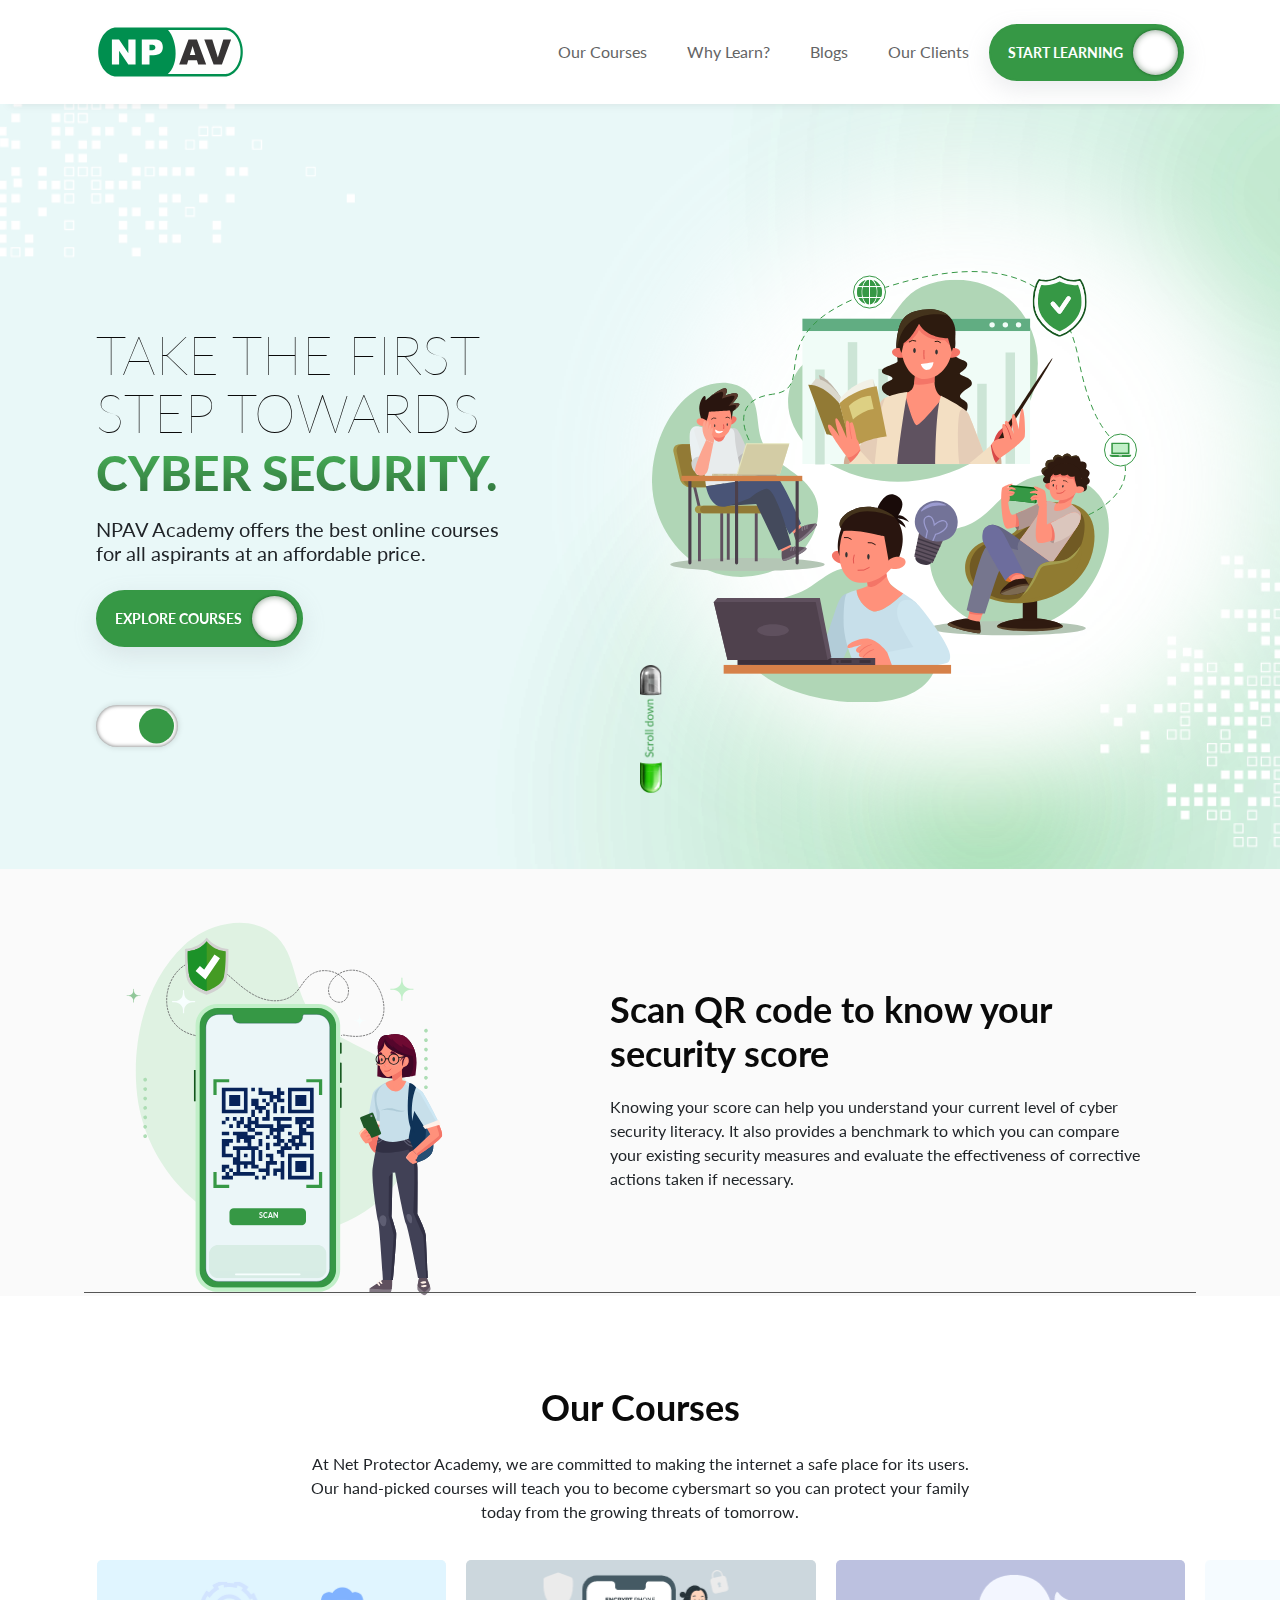
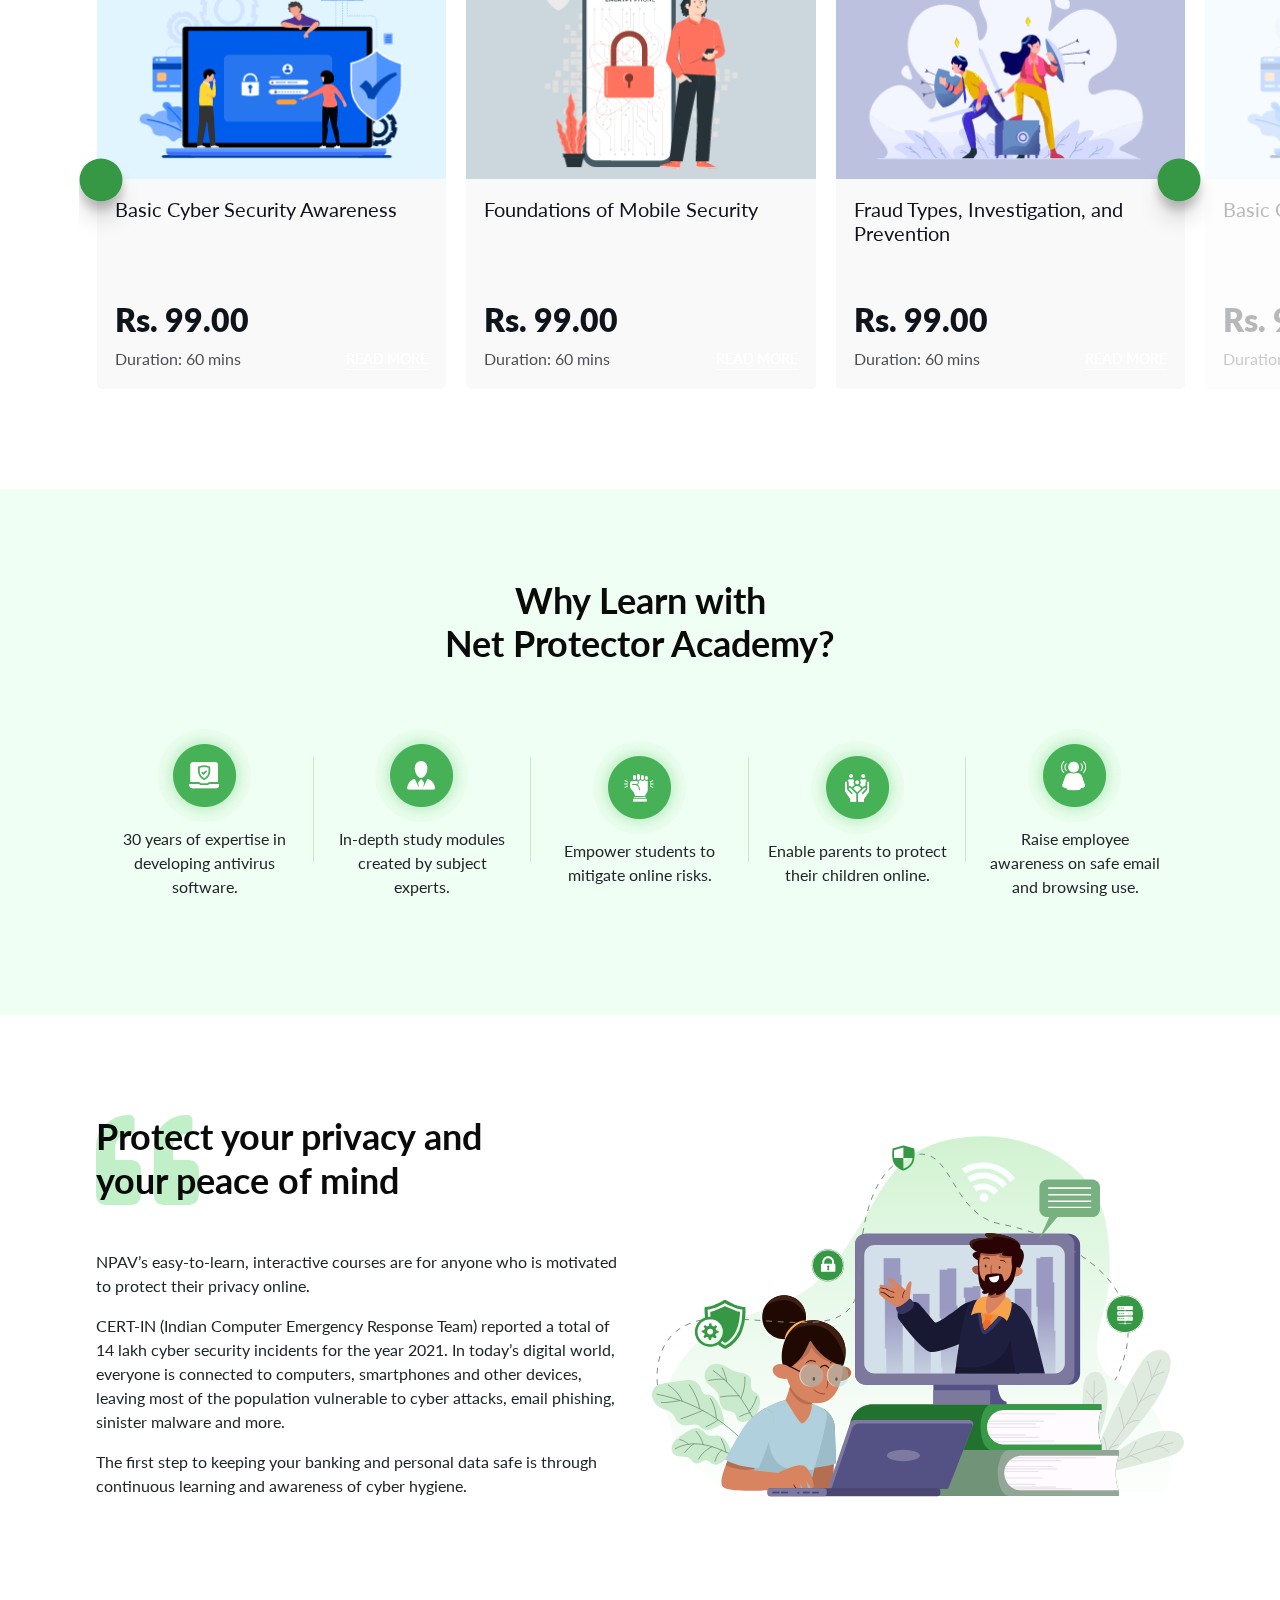
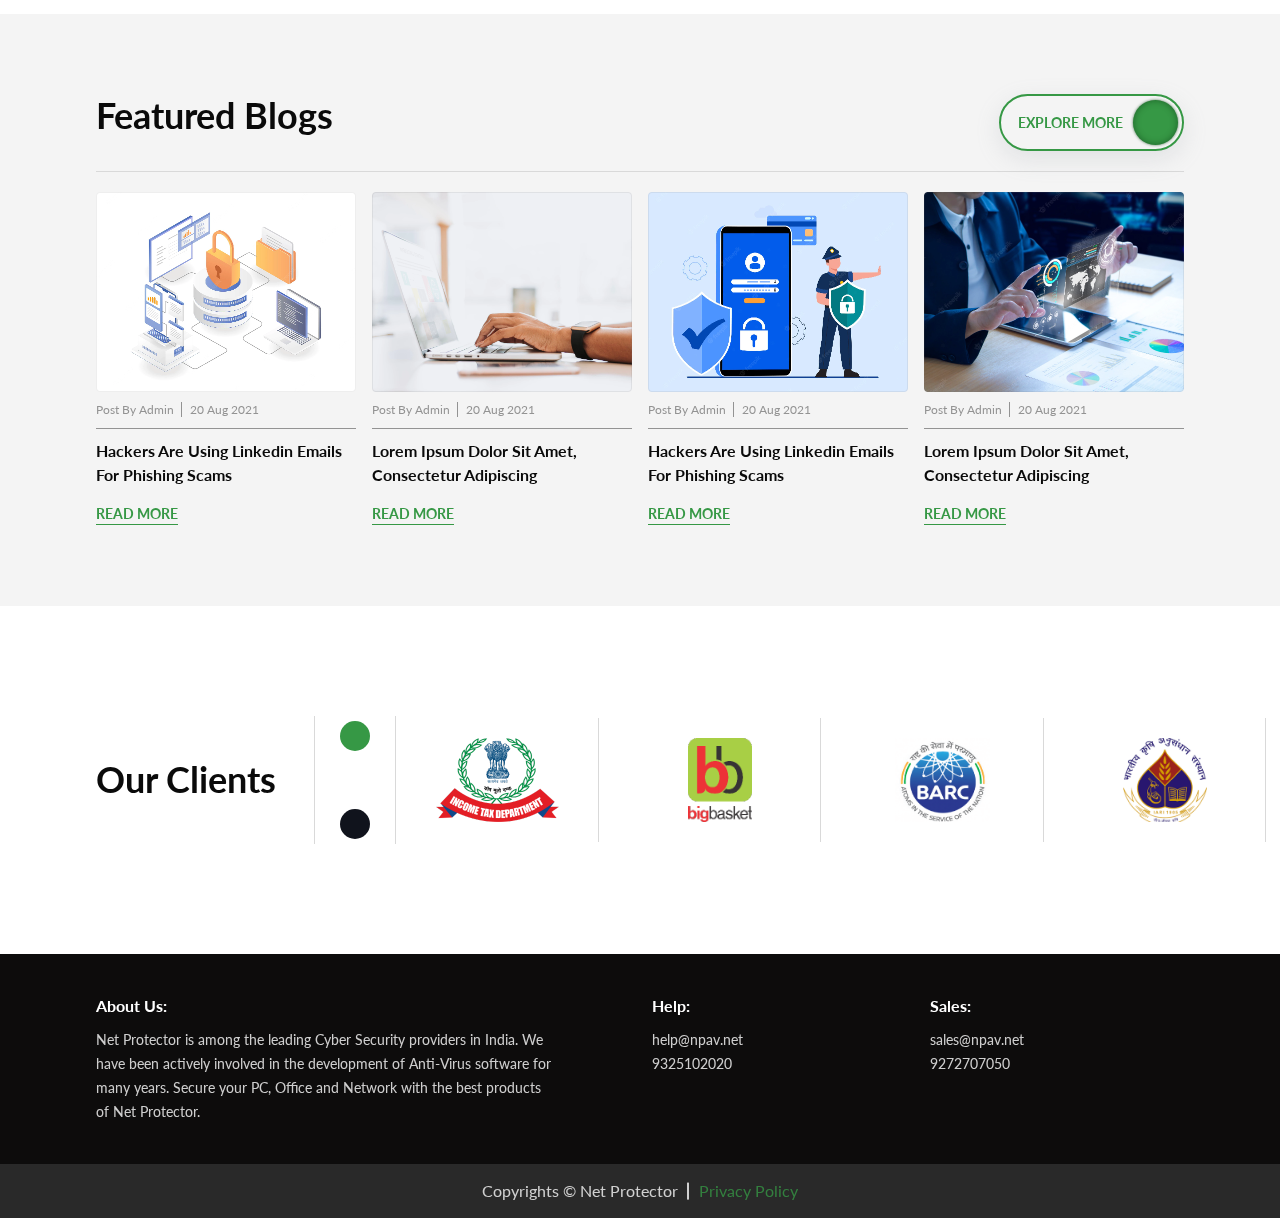
<file: index.html>
<!DOCTYPE html>
<html lang="en">
<head>
        <meta charset="UTF-8" />
        <meta name="viewport" content="width=device-width, initial-scale=1.0" />
        <title>NPAV</title>
        <link rel="icon" type="image/x-icon" sizes="25x25" href="assets/images/favicon.ico" />
        <!-- ______________Font-awesome_____________________ -->
        <link rel="stylesheet" href="https://cdnjs.cloudflare.com/ajax/libs/font-awesome/6.1.1/css/all.min.css" integrity="sha512-KfkfwYDsLkIlwQp6LFnl8zNdLGxu9YAA1QvwINks4PhcElQSvqcyVLLD9aMhXd13uQjoXtEKNosOWaZqXgel0g==" crossorigin="anonymous" referrerpolicy="no-referrer" />
        <!-- ______________Font-awesome_____________________ -->

        <!-- ______________________owl slider_________________ -->
        <link rel="stylesheet" href="https://cdnjs.cloudflare.com/ajax/libs/OwlCarousel2/2.3.4/assets/owl.carousel.min.css" integrity="sha512-tS3S5qG0BlhnQROyJXvNjeEM4UpMXHrQfTGmbQ1gKmelCxlSEBUaxhRBj/EFTzpbP4RVSrpEikbmdJobCvhE3g==" crossorigin="anonymous" referrerpolicy="no-referrer" />
        <link rel="stylesheet" href="https://cdnjs.cloudflare.com/ajax/libs/OwlCarousel2/2.3.4/assets/owl.theme.default.min.css" integrity="sha512-sMXtMNL1zRzolHYKEujM2AqCLUR9F2C4/05cdbxjjLSRvMQIciEPCQZo++nk7go3BtSuK9kfa/s+a4f4i5pLkw==" crossorigin="anonymous" referrerpolicy="no-referrer" />
        <!-- ______________________owl slider end_________________ -->
        <link rel="stylesheet" href="assets/css/main.css" />
        <link rel="stylesheet" href="assets/css/style.css" />
        <!-- this css only show in media qarry target after for page speed incres -->
        <!-- <link rel="stylesheet" media="screen and (max-device-width: 800px)" href="800.css" />
	<link rel='stylesheet' media='screen and (min-width: 701px) and (max-width: 900px)' href='css/medium.css' /> -->
</head>
<body>
	<section class="sticky-top nav-section">
		<nav class="navbar navbar-expand-lg navbar-light bg-white" aria-label="Eighth navbar example">
		    <div class="container">
		      <a class="navbar-brand" href="index.html">
		      	<img class="w-logo-164px" src="assets/images/logo.svg" alt="">
		      </a>
		      <button class="navbar-toggler navbar-toggler-c" type="button" data-bs-toggle="collapse" data-bs-target="#navbarsExample07" aria-controls="navbarsExample07" aria-expanded="false" aria-label="Toggle navigation">
		        <span class="navbar-toggler-icon"></span>
		      </button>

		      <div class="collapse navbar-collapse show-manu" id="collapsibleNavbar">
		        <ul id="main-navv" class="navbar-nav mb-2 mb-lg-0 ms-auto">
		          <li class="nav-item" rel="home">
		            <a class="nav-link" aria-current="page" href="#home"> <i class="fa-solid fa-house-chimney"></i></a>
		          </li>
		          <li class="nav-item scroll-sec" rel="our-courses-npav">
		            <a href="#our-courses-npav" class="nav-link">Our Courses</a>
		          </li>
		          <li class="nav-item scroll-sec" rel="why-learn-npav">
		            <a class="nav-link" href="#why-learn-npav">Why Learn?</a>
		          </li>
		          <li class="nav-item scroll-sec" rel="featured-blogs-npav">
		            <a class="nav-link" href="#featured-blogs-npav">Blogs</a>
		          </li>
		          <li class="nav-item scroll-sec" rel="our-clients-npav">
		            <a class="nav-link" href="#our-clients-npav">Our Clients</a>
		          </li>
		        </ul>
		        <a href="" class="btn btn-primary btn btn-primary-v2">
		        	<span class="btn-primary-text">START LEARNING</span>
		        	<span class="btn-primary-icon"><i class="fa-solid fa-arrow-right-long"></i></span>
		        </a>
		        <!-- <div class="dark-light-btn-check d-none d-767-block-i">
		        	<input type="checkbox" class="checkbox darkmode" id="checkbox" name="favorites" value="1">
		        	<label for="checkbox" class="label">
		        		<i class="fas fa-moon"></i>
		        		<i class='fas fa-sun'></i>
		        		<div class='ball'></div>
		        	</label>
		        </div> -->
		      </div>
		    </div>
		  </nav>
	</section>
	<section class="section-me" id="home">
		<div class="header-main-banner">	
			<a id="scrol-by-se" class="down_arrow d-767-none"><img width="22px" src="assets/images/scroll-down.png" alt=""></a>
			<div class="container">
				<div class="dark-light-btn-check d-none d-767-block-i mobile-dark-light">
					<input type="checkbox" class="checkbox darkmode" id="checkbox_mobile" name="newnpavbtn" value="0">
					<label for="checkbox_mobile" class="label">
						<i class="fas fa-moon"></i>
						<i class='fas fa-sun'></i>
						<div class='ball'></div>
					</label>
				</div>
				<div class="row align-items-center">
					<div class="col-lg-6 dark-light-btn-check-p">
						<div class="header-main-banner-text-con">
							<h1 class="header-main-banner-text-h1">
								<span class="header-main-banner-text-h1-top">TAKE THE FIRST<br class=""> STEP TOWARDS</span>
								<span class="header-main-banner-text-h1-bg">Cyber Security.</span>
							</h1>
							<p class="header-main-banner-sub">NPAV Academy offers the best online<br class="d-none d-767-block-i"> courses<br class="d-1024-none"> for all aspirants<br class="d-none d-768T1024-i"> at an<br class="d-none d-767-block-i"> affordable price.</p>
							<a href="" class="btn btn-primary btn btn-primary-v2 d-767-none-i">
					        	<span class="btn-primary-text">EXPLORE COURSES</span>
					        	<span class="btn-primary-icon"><i class="fa-solid fa-arrow-right-long"></i></span>
					        </a>
					        <div class="dark-light-btn-check d-767-none">
							    <input type="checkbox" class="checkbox darkmode" id="checkbox" name="favorites" value="1">
							  <label for="checkbox" class="label">
							    <i class="fas fa-moon"></i>
							    <i class='fas fa-sun'></i>
							    <div class='ball'></div>
							  </label>
						</div>
						</div>
					</div>
					<div class="col-lg-6">
						<div class="center-img-80">
							<svg class="w-hwp-80" xmlns="http://www.w3.org/2000/svg" xmlns:xlink="http://www.w3.org/1999/xlink" width="485" height="431.589" viewBox="0 0 485 431.589">
							  <defs>
							    <clipPath id="clip-path">
							      <rect id="Rectangle_151287" data-name="Rectangle 151287" width="459.046" height="422.832" fill="none"/>
							    </clipPath>
							    <clipPath id="clip-path-2">
							      <rect id="Rectangle_151288" data-name="Rectangle 151288" width="276.367" height="164.542" fill="none"/>
							    </clipPath>
							    <clipPath id="clip-path-4">
							      <rect id="Rectangle_151332" data-name="Rectangle 151332" width="54.022" height="61.286" fill="none"/>
							    </clipPath>
							    <clipPath id="clip-path-5">
							      <rect id="Rectangle_151333" data-name="Rectangle 151333" width="24.934" height="24.839" fill="#369845"/>
							    </clipPath>
							    <clipPath id="clip-path-6">
							      <rect id="Rectangle_151334" data-name="Rectangle 151334" width="22.073" height="14.495" fill="#369845"/>
							    </clipPath>
							  </defs>
							  <g id="Group_95605" data-name="Group 95605" transform="translate(-719 -199.44)">
							    <g id="Group_95548" data-name="Group 95548" transform="translate(719 208.196)">
							      <g id="Group_95543" data-name="Group 95543">
							        <g id="Group_95542" data-name="Group 95542" clip-path="url(#clip-path)">
							          <path id="Path_136770" data-name="Path 136770" d="M47.917,81.4a47.231,47.231,0,0,0-5.5,3.194C16.3,102.262,2.6,135.779.3,166.274q-.356,4.7-.283,9.427c.581,36.659,22.461,73.018,56.037,87.745s77.143,4.861,98.679-24.813c10.3-14.189,15.284-33.59,7.963-49.521-10.236-22.275-37.39-29.095-50.045-49.367-11.025-17.66-1.781-42.869-19.806-56.827C80.2,73.135,61.6,74.626,47.917,81.4" transform="translate(0 26.939)" fill="#b0d6b6"/>
							          <path id="Path_136771" data-name="Path 136771" d="M167.873,211.926c0,3.61-34.556,6.536-77.183,6.536s-77.184-2.926-77.184-6.536,34.557-6.536,77.184-6.536,77.183,2.926,77.183,6.536" transform="translate(4.791 72.851)" fill="#b4c6b5"/>
							          <path id="Path_136772" data-name="Path 136772" d="M38.569,229.172H35.674v-53.31L29.113,147.6h2.895l6.561,28.119Z" transform="translate(10.326 52.352)" fill="#5f505e"/>
							          <path id="Path_136773" data-name="Path 136773" d="M59.844,227.763H56.949V175.374L50.388,147.6h2.895l6.561,27.634Z" transform="translate(17.873 52.352)" fill="#5f505e"/>
							          <rect id="Rectangle_151265" data-name="Rectangle 151265" width="2.895" height="49.904" transform="translate(68.262 231.621)" fill="#5f505e"/>
							          <rect id="Rectangle_151266" data-name="Rectangle 151266" width="2.895" height="49.904" transform="translate(102.797 231.621)" fill="#5f505e"/>
							          <path id="Path_136774" data-name="Path 136774" d="M58.347,164.517H32.5c-4.594,0-9.22-3.855-10.326-8.578l-6.2-26.474c-1.047-4.469,1.7-8.066,6.118-8.066H46.971c4.422,0,8.98,3.6,10.193,8.066l7.176,26.474c1.28,4.722-1.4,8.578-5.993,8.578" transform="translate(5.587 43.06)" fill="#a59547"/>
							          <path id="Path_136775" data-name="Path 136775" d="M57.915,164.517H33.789c-4.288,0-8.606-3.855-9.639-8.578l-5.786-26.474c-.977-4.469,1.582-8.066,5.71-8.066H47.3c4.128,0,8.383,3.6,9.514,8.066l6.7,26.474c1.195,4.722-1.306,8.578-5.594,8.578" transform="translate(6.44 43.06)" fill="#927a35"/>
							          <path id="Path_136776" data-name="Path 136776" d="M98.556,174.29H35.445a3.7,3.7,0,1,1,0-7.393H98.556a3.7,3.7,0,1,1,0,7.393" transform="translate(11.261 59.198)" fill="#a59547"/>
							          <path id="Path_136777" data-name="Path 136777" d="M97.2,174.29H39.267a3.7,3.7,0,1,1,0-7.393H97.2a3.7,3.7,0,1,1,0,7.393" transform="translate(12.617 59.198)" fill="#927a35"/>
							          <path id="Path_136778" data-name="Path 136778" d="M41.086,109.473s-11.8-5.785-13.161,6.116c-.94,8.241,2.736,39.763,8.113,41.294S44.1,143.652,44.1,143.652Z" transform="translate(9.853 38.331)" fill="#eaf0f2"/>
							          <path id="Path_136779" data-name="Path 136779" d="M44.775,132.126s-10.836-5.52-15.647,3.774c-.378,3.536,1.206,8.3,3.781,10.017,0,0,8.1-4.491,11.286-4.491Z" transform="translate(10.312 46.288)" fill="#d2d4d5"/>
							          <path id="Path_136780" data-name="Path 136780" d="M56.393,119.219l1.073-9.242s4.41-1.668,7.628.954,12.752,27.033,12.752,27.033L66.526,149.19Z" transform="translate(20.003 38.823)" fill="#d2d4d5"/>
							          <path id="Path_136781" data-name="Path 136781" d="M60.754,139.4c-.068-.416,5.057-14.48,17.453-11.977s7.748,8.665,7.748,8.665l-20.381,11.02Z" transform="translate(21.549 45.092)" fill="#bababa"/>
							          <path id="Path_136782" data-name="Path 136782" d="M45.148,109.813s-9.076-2.084-13.54.744c-2.008,1.272,3.387,12.4,6.293,24.884a266.039,266.039,0,0,1,5.014,32.276l37.643-5.678s-8.315-30.829-8.62-42.024-2.914-10.626-10.075-8.93-16.714-1.272-16.714-1.272" transform="translate(11.056 38.688)" fill="#e8eced"/>
							          <path id="Path_136783" data-name="Path 136783" d="M40.98,109.564s5.885,15.69,12.437,14.079,7.277-15.956,7.277-15.956Z" transform="translate(14.536 38.197)" fill="#f47567"/>
							          <path id="Path_136784" data-name="Path 136784" d="M64.918,102.347c.937,1.79-.522,4.4-3.258,5.835s-5.713,1.145-6.65-.645.522-4.4,3.257-5.835,5.714-1.145,6.652.645" transform="translate(19.411 35.751)" fill="#f47567"/>
							          <path id="Path_136785" data-name="Path 136785" d="M66.254,107.229c.633,10.137-4.492,18.591-12.391,19.085s-15.582-7.161-16.214-17.3S42.986,91,50.8,89.767c15.5-2.438,14.816,7.325,15.449,17.462" transform="translate(13.337 31.706)" fill="#ff917b"/>
							          <path id="Path_136786" data-name="Path 136786" d="M70.41,101.705c-1.114.969-1.986,1.647-1.986,1.647l-1.15,8.682c-.387-4-.775-7.92-1.708-9.748,0,0-19.352,1.126-21,1.272,0,0-.836,6.843-3.1,10.075H37.7s-3.511-10.281-2.712-15.5,3.887-10.876,5.389-10.258.8,4.154.8,4.154,2.01-1.683,4.783-3.79a.043.043,0,0,0,.024-.012c5.122-3.874,12.813-9.192,15.137-8.041,3.464,1.708-.23,6.977-.471,7.328.5-.182,10.911-4.094,12.558-1.4,1.672,2.736-5.487,9.555-5.487,9.555s6.54-1.5,7.34.169c.52,1.1-2.508,4.009-4.651,5.874" transform="translate(12.368 28.385)" fill="#29150f"/>
							          <path id="Path_136787" data-name="Path 136787" d="M67.5,101.705c.726-1.429,1.4-3.113,1.187-4.057-.412-1.876-7.557.412-7.557.412s7.145-8.054,6.031-9.991S54.53,90.43,54.53,90.43s2.712-5.413.629-6.672c-1.344-.811-7.75,2.239-12.085,4.468,5.122-3.874,12.813-9.192,15.137-8.041,3.464,1.708-.23,6.977-.471,7.328.5-.182,10.911-4.094,12.558-1.4,1.672,2.736-5.487,9.555-5.487,9.555s6.54-1.5,7.34.169c.52,1.1-2.508,4.009-4.651,5.874" transform="translate(15.278 28.385)" fill="#593a2e"/>
							          <path id="Path_136788" data-name="Path 136788" d="M43.72,107.836c-.607,1.926-3.487,2.736-6.433,1.809s-4.843-3.242-4.236-5.168,3.487-2.735,6.433-1.809,4.843,3.242,4.236,5.168" transform="translate(11.683 36.28)" fill="#ff917b"/>
							          <path id="Path_136789" data-name="Path 136789" d="M47.007,108.041c0,.745-.256,1.349-.573,1.349s-.572-.6-.572-1.349.256-1.349.572-1.349.573.6.573,1.349" transform="translate(16.267 37.843)" fill="#333"/>
							          <path id="Path_136790" data-name="Path 136790" d="M56.256,107.273c0,.745-.256,1.349-.573,1.349s-.572-.6-.572-1.349.256-1.349.572-1.349.573.6.573,1.349" transform="translate(19.548 37.571)" fill="#333"/>
							          <path id="Path_136791" data-name="Path 136791" d="M54.917,111.936s-5.252,1.176-8.2-1.46a3.329,3.329,0,0,0,3.01,3.805,5.032,5.032,0,0,0,5.193-2.345" transform="translate(16.56 39.186)" fill="#fff"/>
							          <path id="Path_136792" data-name="Path 136792" d="M54.571,101.781a3.076,3.076,0,0,1,3.7.508" transform="translate(19.356 35.959)" fill="none" stroke="#29150f" stroke-linecap="round" stroke-linejoin="round" stroke-width="0.75"/>
							          <path id="Path_136793" data-name="Path 136793" d="M48.262,102.282a3.82,3.82,0,0,0-4.339.9" transform="translate(15.579 36.163)" fill="none" stroke="#29150f" stroke-linecap="round" stroke-linejoin="round" stroke-width="0.75"/>
							          <path id="Path_136794" data-name="Path 136794" d="M52.837,107.087a8.924,8.924,0,0,1,.149,3.795" transform="translate(18.741 37.984)" fill="none" stroke="#db4242" stroke-linecap="round" stroke-linejoin="round" stroke-width="0.75"/>
							          <path id="Path_136795" data-name="Path 136795" d="M41,123.5c-.153-.373-3.356-5.709-3.689-10.693s1.307-9.463,2.583-8.9-.028,7.792-.028,7.792,1.248-7.861,2.915-7.352-.363,9.422-.363,9.422,1.8-6.557,3.018-6.313-.669,9.173-.669,9.173.791-5.522,2.331-5.408-.509,6.985-.509,6.985,3.88,3.868,1.594,8.567Z" transform="translate(13.22 36.837)" fill="#fca590"/>
							          <path id="Path_136796" data-name="Path 136796" d="M42.963,118.356s-12.034,25.926-11.169,31.185c.478,2.915,3.483,4.447,5.972,4.563s5.94-1.072,7.479-8.135c1.893-8.681,4.9-24.344,4.9-24.344Z" transform="translate(11.261 41.981)" fill="#fca590"/>
							          <path id="Path_136797" data-name="Path 136797" d="M89.913,169.231,56.054,171.38,83.48,154.255Z" transform="translate(19.882 54.714)" fill="#444a5c"/>
							          <path id="Path_136798" data-name="Path 136798" d="M107.461,175.628c.087.765,7.258,10.3,7.258,10.3l-7.836,6.191-7.26-8.81Z" transform="translate(35.336 62.295)" fill="#ff917b"/>
							          <path id="Path_136799" data-name="Path 136799" d="M108.657,198.63a2.576,2.576,0,0,1-1.095-.813c-1.914-2.22-2.918-7.8-2.918-7.8l7.592-6.582s9.809-3.731,13.96-3.457a2.753,2.753,0,0,1,1.359.363c2.574,1.746-16.274,19.177-18.9,18.288" transform="translate(37.117 63.833)" fill="#5f505e"/>
							          <path id="Path_136800" data-name="Path 136800" d="M107.893,198.626a2.576,2.576,0,0,1-1.095-.813c3.282-2.25,13.2-9.457,18.634-17.839a2.753,2.753,0,0,1,1.359.363c2.574,1.746-16.274,19.177-18.9,18.288" transform="translate(37.881 63.837)" fill="#837984"/>
							          <path id="Path_136801" data-name="Path 136801" d="M111.327,186.717l-.016,0a.6.6,0,0,1-.727-.416l-.072-.242a.623.623,0,0,1-.019-.244,9.159,9.159,0,0,1,.152-3.6.6.6,0,1,1,1.175.289,8,8,0,0,0-.062,3.5.6.6,0,0,1-.429.707" transform="translate(39.152 64.471)" fill="#837984"/>
							          <path id="Path_136802" data-name="Path 136802" d="M113.161,185.963a.606.606,0,0,1-.744-.41v-.008a6.8,6.8,0,0,1,.064-3.93.6.6,0,0,1,1.152.371,5.606,5.606,0,0,0-.051,3.227.607.607,0,0,1-.412.749h-.007" transform="translate(39.782 64.269)" fill="#837984"/>
							          <path id="Path_136803" data-name="Path 136803" d="M114.733,185.119a.541.541,0,0,1-.106.019.606.606,0,0,1-.661-.543,11.066,11.066,0,0,1,.184-3.366.6.6,0,1,1,1.184.249,9.914,9.914,0,0,0-.163,3,.6.6,0,0,1-.439.642" transform="translate(40.405 64.11)" fill="#837984"/>
							          <path id="Path_136804" data-name="Path 136804" d="M39.839,155.734s3.842,24.519,20.868,19.99,40.642-15.773,40.642-15.773l21.962,44.075,11.594-11s-20.138-47.605-27.274-49.624c-10.265-2.9-30.149,6.652-30.149,6.652Z" transform="translate(14.131 50.67)" fill="#495476"/>
							          <path id="Path_136805" data-name="Path 136805" d="M102.17,189.395c-.122.761,4.223,11.871,4.223,11.871l-9.212,3.857-4.624-10.438Z" transform="translate(32.83 67.178)" fill="#ff917b"/>
							          <path id="Path_136806" data-name="Path 136806" d="M97.333,211.1a2.58,2.58,0,0,1-.836-1.078c-1.248-2.651-.714-8.295-.714-8.295l9.083-4.3s10.45-.956,14.375.424a2.755,2.755,0,0,1,1.211.714c2.01,2.375-20.83,14.1-23.119,12.535" transform="translate(33.934 69.912)" fill="#5f505e"/>
							          <path id="Path_136807" data-name="Path 136807" d="M97.117,210.9a2.58,2.58,0,0,1-.836-1.078c3.766-1.283,15.259-5.558,22.744-12.171a2.755,2.755,0,0,1,1.211.714c2.01,2.375-20.83,14.1-23.119,12.535" transform="translate(34.151 70.107)" fill="#837984"/>
							          <path id="Path_136808" data-name="Path 136808" d="M102.642,201.612h-.016a.607.607,0,0,1-.589-.6l0-.252a.615.615,0,0,1,.046-.24,9.205,9.205,0,0,1,1.114-3.423.606.606,0,0,1,1.055.595,7.992,7.992,0,0,0-1,3.353.606.606,0,0,1-.6.565" transform="translate(36.191 69.802)" fill="#837984"/>
							          <path id="Path_136809" data-name="Path 136809" d="M104.582,201.375a.6.6,0,0,1-.606-.595v-.008A6.827,6.827,0,0,1,105.094,197a.606.606,0,0,1,1.011.668,5.591,5.591,0,0,0-.917,3.094.606.606,0,0,1-.6.61Z" transform="translate(36.88 69.78)" fill="#837984"/>
							          <path id="Path_136810" data-name="Path 136810" d="M106.341,200.99a.557.557,0,0,1-.106-.009.606.606,0,0,1-.492-.7,11.066,11.066,0,0,1,1.082-3.193.605.605,0,0,1,1.074.558,9.913,9.913,0,0,0-.965,2.846.6.6,0,0,1-.595.5" transform="translate(37.504 69.79)" fill="#837984"/>
							          <path id="Path_136811" data-name="Path 136811" d="M72.549,163.448l5.859,5.82,22.281,46.874,12.8-6.037s-15.37-57.73-24.746-55.8-16.194,9.144-16.194,9.144" transform="translate(25.733 54.714)" fill="#444a5c"/>
							          <rect id="Rectangle_151267" data-name="Rectangle 151267" width="64.075" height="1.943" transform="translate(60.308 194.15)" fill="#bcaf8e"/>
							          <rect id="Rectangle_151268" data-name="Rectangle 151268" width="24.677" height="1.943" transform="translate(60.308 194.15)" fill="#d3cca5"/>
							          <path id="Path_136812" data-name="Path 136812" d="M61.756,144.178a.5.5,0,1,1-.5-.5.5.5,0,0,1,.5.5" transform="translate(21.549 50.962)" fill="#bcaf8e"/>
							          <rect id="Rectangle_151269" data-name="Rectangle 151269" width="3.697" height="0.629" transform="translate(77.532 194.867)" fill="#bcaf8e"/>
							          <rect id="Rectangle_151270" data-name="Rectangle 151270" width="3.697" height="0.629" transform="translate(71.141 194.808)" fill="#bcaf8e"/>
							          <rect id="Rectangle_151271" data-name="Rectangle 151271" width="3.697" height="0.629" transform="translate(61.949 194.808)" fill="#bcaf8e"/>
							          <path id="Path_136813" data-name="Path 136813" d="M105.773,151.638l-43.356-.051,9.492-30.821,43.44-.024Z" transform="translate(22.139 42.827)" fill="#e6e6be"/>
							          <path id="Path_136814" data-name="Path 136814" d="M105.467,151.374l-42.185-.05,9.185-29.818,42.265-.02Z" transform="translate(22.446 43.091)" fill="#d3cca5"/>
							          <path id="Path_136815" data-name="Path 136815" d="M62.827,232.6h0a1.564,1.564,0,0,1-1.563-1.563V148.261a1.563,1.563,0,1,1,3.127,0v82.771a1.564,1.564,0,0,1-1.563,1.563" transform="translate(21.73 52.034)" fill="#4c404b"/>
							          <path id="Path_136816" data-name="Path 136816" d="M28.369,232.6h0a1.564,1.564,0,0,1-1.563-1.563V148.261a1.563,1.563,0,1,1,3.127,0v82.771a1.564,1.564,0,0,1-1.563,1.563" transform="translate(9.508 52.034)" fill="#4c404b"/>
							          <path id="Path_136817" data-name="Path 136817" d="M107.553,232.6h0a1.564,1.564,0,0,1-1.563-1.563V148.261a1.563,1.563,0,1,1,3.127,0v82.771a1.564,1.564,0,0,1-1.563,1.563" transform="translate(37.594 52.034)" fill="#4c404b"/>
							          <rect id="Rectangle_151272" data-name="Rectangle 151272" width="120.805" height="5.293" transform="translate(29.457 196.084)" fill="#d28148"/>
							          <path id="Path_136818" data-name="Path 136818" d="M377.011,168.357a45.862,45.862,0,0,0-15.895-15.4c-20.006-11.867-46.848-12.8-66.749-.2-18.494,11.709-30.487,32.772-50.69,41.2-9.685,4.038-20.961,5.015-28.955,11.812-11.822,10.051-11.474,28.775-5.652,43.159,11.5,28.412,40.732,48.183,71.315,50.229s61.333-12.826,80.349-36.867c17.127-21.655,28.506-55.281,21.087-82.745a42.536,42.536,0,0,0-4.811-11.184" transform="translate(72.758 50.962)" fill="#b0d6b6"/>
							          <path id="Path_136819" data-name="Path 136819" d="M361.03,259.029c0,3.885-34.912,7.035-77.978,7.035s-77.979-3.15-77.979-7.035,34.913-7.035,77.979-7.035,77.978,3.15,77.978,7.035" transform="translate(72.739 89.382)" fill="#b4c6b5"/>
							          <path id="Path_136820" data-name="Path 136820" d="M320.734,258.03c0,2.638-14.808,4.778-33.075,4.778s-33.075-2.14-33.075-4.778a1.393,1.393,0,0,1,.462-.891c2.487-2.648,14.647-6.687,29.616-7.207l1.458-.035c.566-.011,1.134-.011,1.7-.011s1.134,0,1.7.011c15.629.29,28.274,4.513,30.75,7.242a1.365,1.365,0,0,1,.462.891" transform="translate(90.301 88.634)" fill="#59442c"/>
							          <path id="Path_136821" data-name="Path 136821" d="M320.151,257.14c-2.638,1.827-16.231,3.228-32.613,3.228s-29.974-1.4-32.613-3.228c2.489-2.65,14.647-6.687,29.618-7.207L286,249.9c.568-.011,1.134-.011,1.7-.011s1.134,0,1.7.011c15.629.29,28.274,4.512,30.75,7.242" transform="translate(90.421 88.634)" fill="#2f1a10"/>
							          <rect id="Rectangle_151273" data-name="Rectangle 151273" width="14.425" height="25.214" transform="translate(370.747 315.943)" fill="#2f1a10"/>
							          <path id="Path_136822" data-name="Path 136822" d="M336.2,165.611c2.548.476,29.18,4.687,23.608,42.466-5.057,34.3-37.036,56.384-73.591,57.209-43.633.985-62.514-25.355-52.519-47.171s41.993-16.29,48.535-25.712S296.2,158.145,336.2,165.611" transform="translate(81.964 58.253)" fill="#907b31"/>
							          <path id="Path_136823" data-name="Path 136823" d="M314.258,168.375s32.109-4.851,34.748,12.871-7.875,44.243-23.318,47.475S308.51,239.308,304.316,246.2s-28.789,24.1-55.235,6.592-12.087-47.867,6.142-48.894c23.126-1.3,32.212-13.829,59.035-35.527" transform="translate(83.2 59.507)" fill="#715a24"/>
							          <path id="Path_136824" data-name="Path 136824" d="M271.2,189.436s-8.242-7.921-1.943-16.664l10.217,3.854Z" transform="translate(94.664 61.282)" fill="#896867"/>
							          <path id="Path_136825" data-name="Path 136825" d="M304.936,163.558,303.41,180s-10.771,3.517-21.148,6.605c-2.869.868-5.715,1.689-8.284,2.4-.706.2-1.4.382-2.059.566a57,57,0,0,1-7.473,1.643c-6.352.578-6.664-28.4-6.664-28.4l7.011,2.222s1.226,11.453,3.759,12.263c.532.173,1.967-.232,3.934-.984,1.794-.672,4.014-1.643,6.42-2.731,7.647-3.446,17.076-8.132,19.726-8.815a35.675,35.675,0,0,1,6.3-1.2" transform="translate(91.435 57.747)" fill="#ff917b"/>
							          <path id="Path_136826" data-name="Path 136826" d="M278.56,183.784c-2.869.868-5.715,1.689-8.284,2.4-.7.2-1.4.382-2.059.566,1.493-5.576.568-13.257.568-13.257,1.794-.672,4.014-1.643,6.42-2.731,2.268,1.643,4.651,3.32,4.94,3.437s-.66,5.113-1.585,9.59" transform="translate(95.136 60.567)" fill="#f47567"/>
							          <path id="Path_136827" data-name="Path 136827" d="M301.086,163.361,299.56,179.8s-17.113,9.7-28.982,12.974c2.609-4.972.818-13.585-1.941-16.664,7.462-2.834,22.663-10.655,26.146-11.546a35.672,35.672,0,0,1,6.3-1.2" transform="translate(95.285 57.944)" fill="#af9590"/>
							          <path id="Path_136828" data-name="Path 136828" d="M281.353,196.1s-20-15.845-27.334-15.289c-7.8.592-10.789,6.405-9.225,11.878s7.624,15.64,7.624,15.64l35.032,8.6V200.5Z" transform="translate(86.686 64.127)" fill="#646483"/>
							          <path id="Path_136829" data-name="Path 136829" d="M251.209,261.785c-.034,1.481-.255,2.638-.833,2.927-1.9.971-30.888-5.762-32.058-8.47-.289-.681.476-1.4,1.875-2.093,4.177-2.084,14-3.98,18.047-4.049,5.4-.092,12.135,3.043,12.135,3.043a52.845,52.845,0,0,1,.833,8.642" transform="translate(77.416 88.71)" fill="#2f1a10"/>
							          <path id="Path_136830" data-name="Path 136830" d="M251.209,260.724c-.034,1.481-.255,2.638-.833,2.927-1.9.971-30.888-5.762-32.058-8.47-.289-.681.476-1.4,1.875-2.093,4.8,3.007,14.7,7.508,31.016,7.635" transform="translate(77.416 89.77)" fill="#5b432c"/>
							          <path id="Path_136831" data-name="Path 136831" d="M249.633,243.656c0,.359-.971,3.331-2.013,6.421-1.191,3.54-2.476,7.218-2.476,7.218-5.008-.266-9.173-1.18-12.135-3.043l1.493-5.182,3.053-10.679Z" transform="translate(82.648 84.557)" fill="#ff917b"/>
							          <path id="Path_136832" data-name="Path 136832" d="M249.242,243.656c0,.359-.971,3.331-2.013,6.421-3.725.5-9.463.832-13.119-1.007l3.053-10.679Z" transform="translate(83.038 84.557)" fill="#f47567"/>
							          <path id="Path_136833" data-name="Path 136833" d="M317.749,215.451s-11.833,17.393-21.09,14.889-30.516-7.479-31.681-7.322-14.451,42.7-14.451,42.7c-7.109.091-13.571-.5-18.137-3.1,0,0,13.367-60.407,19.773-63.611S283.7,202.37,283.7,202.37a10.828,10.828,0,0,1,1.91-10.114c3.907-5.207,32.139,23.2,32.139,23.2" transform="translate(82.429 67.967)" fill="#76768e"/>
							          <path id="Path_136834" data-name="Path 136834" d="M261.4,225.953s13.794,6.206,19.574-5.048l-10.614-9-10.747,7.351Z" transform="translate(92.085 75.163)" fill="#e07127"/>
							          <path id="Path_136835" data-name="Path 136835" d="M280.508,223.826c-3.285,3.795-6.573,6.513-9.869,7.706l-4.442-6.108-5.263-7.231L272.5,211.91c.371.278,3.124,4.431,5.3,7.752,1.491,2.279,2.707,4.164,2.707,4.164" transform="translate(92.553 75.164)" fill="#ff917b"/>
							          <path id="Path_136836" data-name="Path 136836" d="M277.8,219.662c-2.082-.324-8.942-.845-11.6,5.761l-5.264-7.231L272.5,211.91c.37.278,3.123,4.431,5.3,7.752" transform="translate(92.553 75.164)" fill="#f47567"/>
							          <path id="Path_136837" data-name="Path 136837" d="M286.454,231.117c-8.353,6.768-26.816,6.606-28.957,4.582-.393-.382-.405-1-.115-1.758h.011c1.261-3.356,8.111-9.614,12.125-11.431,4.916-2.22,12.355-2.024,12.355-2.024A62.339,62.339,0,0,1,285.1,225.9c.324.6.612,1.2.867,1.781.706,1.608,1.054,2.972.486,3.435" transform="translate(91.222 78.204)" fill="#2f1a10"/>
							          <path id="Path_136838" data-name="Path 136838" d="M286.454,229.745c-8.353,6.768-26.816,6.606-28.957,4.582-.393-.382-.405-1-.115-1.758h.011c6.177-3.158,19.644-9.36,27.708-8.04.324.6.612,1.2.867,1.781.706,1.608,1.054,2.972.486,3.436" transform="translate(91.222 79.576)" fill="#5b432c"/>
							          <path id="Path_136839" data-name="Path 136839" d="M285.885,225.842c.706,1.608,1.053,2.974.486,3.436-8.353,6.768-26.816,6.607-28.957,4.582,0,0,19.62-9.59,28.47-8.017" transform="translate(91.305 80.044)" fill="#7c6a52"/>
							          <path id="Path_136840" data-name="Path 136840" d="M244.756,186.834c-.908,2.69-1.29,7.54-.415,10.242.97,3,3.285,6.394,6.665,12.787,7.005,13.254,15.988,27.122,15.988,27.122,5.625-8.348,12.614-10.094,19.573-5.048,0,0-18.222-36.332-21.923-42.708s-9.062-8.548-11.106-8.421a9.162,9.162,0,0,0-6.622,2.9,8.047,8.047,0,0,0-2.161,3.129" transform="translate(86.492 64.131)" fill="#6d6d9d"/>
							          <path id="Path_136841" data-name="Path 136841" d="M330.642,189.155c-1.677,3.876-26.828,39.611-26.828,39.611l-32.138-23.2s17.989-23.658,22.027-31.617,5.634-7.532,7.391-7.1c1.261.3,4.559,1.551,6.71,1.875a2.439,2.439,0,0,0,1.794-.15c.012,0,.023-.012.035-.023.994-.984,3.517-6.7,3.517-6.7l9.116-7.775,4.882,4.166s-1.076,2.151-2.151,4.569c-1.215,2.73-2.43,5.808-2.094,6.49a3.976,3.976,0,0,0,.671.8c1.955,1.921,7.311,5.9,8.33,8.1,1.192,2.579.416,7.092-1.261,10.955" transform="translate(96.363 54.651)" fill="#ff917b"/>
							          <path id="Path_136842" data-name="Path 136842" d="M317.22,158.243s-1.076,2.151-2.153,4.569c-3.563,3.055-10.319,7.879-15.4,5.762.011,0,.023-.012.035-.023.994-.984,3.517-6.7,3.517-6.7l9.116-7.773Z" transform="translate(106.292 54.652)" fill="#f47567"/>
							          <path id="Path_136843" data-name="Path 136843" d="M330.642,185.862c-1.677,3.876-26.828,39.611-26.828,39.611l-32.138-23.2s17.989-23.658,22.027-31.617,5.634-7.532,7.391-7.1c1.261.3,4.559,1.551,6.71,1.875-1.955,2.327-2.986,6.969-1.046,7.62,4.154,1.393,11.615-1.956,16.815-6.244,1.955,1.921,7.311,5.9,8.33,8.1,1.192,2.579.416,7.092-1.261,10.955" transform="translate(96.363 57.945)" fill="#ccb3ab"/>
							          <path id="Path_136844" data-name="Path 136844" d="M291.322,169.17l-1.2.489-27.484-2.945,1.49-13.9,1.347-1.36,27.434,2.94Z" transform="translate(93.156 53.719)" fill="#005d0e"/>
							          <path id="Path_137114" data-name="Path 137114" d="M0,0H13.984V27.642H0Z" transform="translate(355.791 220.432) rotate(-83.884)" fill="#369845"/>
							          <path id="Path_136845" data-name="Path 136845" d="M298.412,199.578c-2.689,1.287-11.736-7.372-3.533-19.974l9.667,5.655Z" transform="translate(103.401 63.705)" fill="#af9590"/>
							          <path id="Path_136846" data-name="Path 136846" d="M315.877,195.244c-2.036,1.007-4.847,2.314-7.983,3.609-2.256.95-4.685,1.886-7.115,2.719-.832.29-1.665.568-2.486.822-4.4,1.376-8.631,2.279-11.686,2.036-7.612-.591.15-36.2.15-36.2l7.555-2.418L294.395,186s1.364-.591,3.412-1.505c1.562-.7,3.517-1.6,5.553-2.556a102.754,102.754,0,0,0,10.32-5.39c5.332-3.425,9.358-2.951,9.358-2.951,11.268,2.984.591,17.828-7.161,21.645" transform="translate(100.473 58.814)" fill="#ff917b"/>
							          <path id="Path_136847" data-name="Path 136847" d="M305.614,178.225l-1.527,16.4c-2.256.95-4.686,1.886-7.115,2.719-.833.29-1.666.568-2.487.822,3.6-6.988-.486-17.9-.486-17.9,1.562-.706,3.517-1.6,5.553-2.558Z" transform="translate(104.281 63.036)" fill="#f47567"/>
							          <path id="Path_136848" data-name="Path 136848" d="M312.823,195.082a59.155,59.155,0,0,1-15.291,7.353c2.807-9.273-1.091-17.369-3.533-19.972,4.488-2.013,12.217-5.588,15.873-7.948,5.332-3.425,9.358-2.951,9.358-2.951,11.268,2.984.619,18.49-6.408,23.518" transform="translate(104.281 60.846)" fill="#dbc6bd"/>
							          <path id="Path_136849" data-name="Path 136849" d="M295.87,170.487s-2.88,5.056-2.788,5.449a28.329,28.329,0,0,1-4.766-3.03c-1.817-1.551-1.91-6.455-1.91-6.455a7.587,7.587,0,0,0-2.012-.672c-.6,0-3.541,1.273-4.1.718-.381-.382.07-.927.382-1.215.081-.069.15-.127.2-.173a1.186,1.186,0,0,1-.706.138.833.833,0,0,1-.66-.405c-.555-.8,2.21-3.331,3.158-3.563a29.379,29.379,0,0,1,4.674,0,21.427,21.427,0,0,0-3.331-1.817c-.868-.242-5.194.371-5.137-.706.058-1.005,4.164-1.619,5.542-2.047,1.214-.382,4.164,1.145,4.882,1.527-1.1-.671-7.416-4.523-6.26-5.426,1.284-.984,8.955,2.36,10.586,3.9s2.245,13.779,2.245,13.779" transform="translate(98.916 54.138)" fill="#ff917b"/>
							          <path id="Path_136850" data-name="Path 136850" d="M286.773,161.163c-2.464-1.065-4.5.035-6.432,1.366.081-.07.15-.127.2-.173a1.2,1.2,0,0,1-.706.138,6.865,6.865,0,0,1,7.115-1.735.221.221,0,1,1-.173.405" transform="translate(99.256 56.892)" fill="#f47567"/>
							          <path id="Path_136851" data-name="Path 136851" d="M272.406,156.136c-.486,1.226-4.223-.069-5,.1s-3.494,1.214-3.494,1.214,7.762.532,7.416,2.107a1.576,1.576,0,0,1-.509.925,1.418,1.418,0,0,1-1.007.267.711.711,0,0,1,.394.276.77.77,0,0,1,.092.591c-.173.9-4.141,1.376-4.141,1.376s.9,1.967-.532,5.183c-1.47,3.285-5.426,1.851-5.426,1.851l-2.418-2.88s-.14-11.176,1.168-12.738,8.572-4.326,10.124-3.782c1.5.52-5.172,3.563-5.623,3.771a17.311,17.311,0,0,1,4.512-.566c1.562.184,4.7,1.665,4.442,2.3" transform="translate(91.434 53.403)" fill="#ff917b"/>
							          <path id="Path_136852" data-name="Path 136852" d="M268.285,158.364a.706.706,0,0,1,.393.278,17.682,17.682,0,0,0-2.371-.568c-1.378-.207-2.754-.184-4.131-.3a.089.089,0,0,1-.023-.173,12.724,12.724,0,0,1,7.138.5,1.413,1.413,0,0,1-1.007.267" transform="translate(92.963 55.792)" fill="#f47567"/>
							          <path id="Path_136853" data-name="Path 136853" d="M332.7,159.82s2.349,7.775-6.246,6.2l-30.462-6.5s-11.361-2.082-5.1-8.226a13.742,13.742,0,0,1-1.792-1.955c-1.7-2.268-3.205-5.9,2.788-7.635,0,0-2.811-7.913,6.871-7.023,0,0,1.33-9.162,9.637-3.181,0,0,4.847-7.15,9.07-.173,0,0,5.229-2.963,7.833.8a8.816,8.816,0,0,1,1.341,4.141s8.642-1.1,5.218,7.393c0,0,7.253,2.291,1.828,8.237,0,0,5.461,4.1-.984,7.925" transform="translate(102.007 45.497)" fill="#2f1a10"/>
							          <path id="Path_136854" data-name="Path 136854" d="M325.3,132.124c-4.049-1.863-8.261.5-8.261.5-4.916-4.974-8.514.614-8.514.614-6.316-4.893-8.9,3.147-8.9,3.147-8.283.08-5.726,6.814-5.726,6.814-4.141,1.191-4.836,4.071-4.8,6.142-1.7-2.268-3.2-5.9,2.788-7.635,0,0-2.811-7.913,6.872-7.023,0,0,1.33-9.162,9.636-3.181,0,0,4.848-7.15,9.071-.173,0,0,5.228-2.961,7.831.8" transform="translate(102.008 45.497)" fill="#44331c"/>
							          <path id="Path_136855" data-name="Path 136855" d="M300.044,155.449c-.657,1.776-3.36,2.413-6.037,1.422s-4.316-3.231-3.659-5.007,3.36-2.414,6.036-1.424,4.316,3.232,3.659,5.008" transform="translate(102.934 53.196)" fill="#f47567"/>
							          <path id="Path_136856" data-name="Path 136856" d="M324.294,153.112a24.88,24.88,0,0,1-.428,3.379c-1.967,10.285-12.275,16.636-22.2,15.744-7.357-.658-9.556-10.007-7.589-20.292.127-.694.289-1.364.474-2.012a20.954,20.954,0,0,1,6.167-10.228,14.129,14.129,0,0,1,10.563-3.759c7.566.66,11.661,5.438,12.772,11.766a21.892,21.892,0,0,1,.243,5.4" transform="translate(104.066 48.203)" fill="#ff917b"/>
							          <path id="Path_136857" data-name="Path 136857" d="M325.078,149.4l-1.088,2.719-2.5,6.27a35.217,35.217,0,0,1-4.744-8.6s-5,1.2-6.374-1.7c0,0-4.859,1.7-6.572-1.111,0,0-5.148,3.436-6.86,0,0,0-.578,2.3-2.7,1.955a20.965,20.965,0,0,1,6.167-10.227c5.38.336,20.014,1.273,20.014,1.273l3.32,6.733Z" transform="translate(104.369 49.199)" fill="#f47567"/>
							          <path id="Path_136858" data-name="Path 136858" d="M321.215,160.67s-2.777-7.046-3.044-12.187a5.067,5.067,0,0,1-6.748-1.849s-5.477,2.967-7.451-.634c0,0-5.493,3.826-7.2-.34,0,0-.562,2.586-1.871,2.5s-2.459-7.41,6.547-11.176a18.617,18.617,0,0,1,19.108,2.289c3.536,2.552,5.24,8.9,4.854,12.2-.214,1.823-.191,6.694-1.275,8.669-.879,1.6-2.925.527-2.925.527" transform="translate(104.288 48.002)" fill="#2f1a10"/>
							          <path id="Path_136859" data-name="Path 136859" d="M321.738,155.5c.135,1.888-2.062,3.586-4.909,3.79s-5.266-1.161-5.4-3.049,2.062-3.585,4.909-3.789,5.266,1.16,5.4,3.048" transform="translate(110.461 54.067)" fill="#ff917b"/>
							          <path id="Path_136860" data-name="Path 136860" d="M304.214,152.957c-.176.737-.642,1.257-1.042,1.161s-.578-.769-.4-1.506.642-1.257,1.042-1.162.578.771.4,1.508" transform="translate(107.368 53.715)" fill="#333"/>
							          <path id="Path_136861" data-name="Path 136861" d="M297.173,152.1c-.038.757-.4,1.353-.811,1.333s-.71-.652-.672-1.408.4-1.353.811-1.333.71.65.672,1.408" transform="translate(104.88 53.449)" fill="#333"/>
							          <path id="Path_136862" data-name="Path 136862" d="M298.766,151.7a5.359,5.359,0,0,0-.056,3.912" transform="translate(105.83 53.808)" fill="none" stroke="#db4242" stroke-linecap="round" stroke-linejoin="round" stroke-width="0.75"/>
							          <path id="Path_136863" data-name="Path 136863" d="M303.679,148.3c1.162-.179,3.353.425,3.973,1.425" transform="translate(107.714 52.59)" fill="none" stroke="#2f1a10" stroke-linecap="round" stroke-linejoin="round" stroke-width="0.75"/>
							          <path id="Path_136864" data-name="Path 136864" d="M294.922,148.883a3.274,3.274,0,0,1,3.561-.748" transform="translate(104.608 52.462)" fill="none" stroke="#2f1a10" stroke-linecap="round" stroke-linejoin="round" stroke-width="0.75"/>
							          <path id="Path_136865" data-name="Path 136865" d="M298.918,158.172s4.922,1.574,7.886-2.527" transform="translate(106.026 55.207)" fill="none" stroke="#db4242" stroke-linecap="round" stroke-linejoin="round" stroke-width="0.75"/>
							          <path id="Path_136866" data-name="Path 136866" d="M325.886,227.606c-12.576,22.512-59,24.248-59,24.248,2.869-.52,5.68-2.51,8.307-5.252,7.276-7.6,13.13-20.986,14.9-25.231,3.98-9.59,12.171-8.295,24.133-9.59,9.139-1,16.312-10.076,19.192-14.311.891-1.307,1.366-2.153,1.366-2.153s3.679,9.777-8.9,32.289" transform="translate(94.664 69.279)" fill="#907b31"/>
							          <path id="Path_136867" data-name="Path 136867" d="M331.243,196.906c-1.249,4.686-7.081,13.974-16.347,16.126-13.131,3.043-20.478,2.04-23,5.847-2.21,3.343-8.768,21.629-18.879,27.159,7.277-7.6,13.131-20.986,14.9-25.231,3.98-9.59,12.171-8.295,24.133-9.59,9.14-1,16.313-10.076,19.193-14.311" transform="translate(96.839 69.842)" fill="#a39d4f"/>
							          <path id="Path_136870" data-name="Path 136870" d="M135.9,230.9c9.469-6.263,18.237-13.8,29.336-16.938,32.96-9.318,59.087,22.641,76.88,45.227,10.713,13.6,23.928,31.769,18.99,50.166-12.332,45.938-85.838,40.962-120.826,32.869-25.475-5.893-61.27-18.608-71.757-45.235-6.192-15.724,2.147-32.472,14.367-42.616,12.87-10.683,29.026-11.163,43.441-17.961A77.023,77.023,0,0,0,135.9,230.9" transform="translate(23.563 75.304)" fill="#b0d6b6"/>
							          <path id="Path_136871" data-name="Path 136871" d="M163.518,260.971c-.619-.794-12.549-29.455-12.549-29.455s-5.573.3-9.236,10.17-17.495,53.039-17.495,53.039l13.388,8.344,8.314-3.44Z" transform="translate(44.067 82.118)" fill="#b2ccd8"/>
							          <path id="Path_136872" data-name="Path 136872" d="M221.5,305.262H153.076s-9.767-19.783-11.228-37.252c-1.011-12.035,0-33.973,3.009-35.623a86.932,86.932,0,0,1,9.51-3.323c.123,7.062,6.971,18.278,16.246,21.1,8.4,2.548,23.813-11.149,30.559-17.592,6.221,4.052,12.351,8.184,13.551,10.239,1.909,3.289,6.782,62.456,6.782,62.456" transform="translate(50.179 81.249)" fill="#c7dfea"/>
							          <path id="Path_136873" data-name="Path 136873" d="M197.8,238.425c-6.748,6.444-22.161,20.142-30.559,17.592-9.274-2.818-16.122-14.033-16.246-21.1,4.355-1.414,8.846-2.873,10.5-3.795h.012c.393-.213.616-.4.639-.561.2-1.382-2.268-13.328-2.268-13.328l20.175-4.693a40.356,40.356,0,0,0,1.246,8.521c1.021,3.919,2.873,8.219,6.253,10.576,2.727,1.909,6.5,4.334,10.25,6.782" transform="translate(53.556 75.39)" fill="#ff917b"/>
							          <path id="Path_136874" data-name="Path 136874" d="M159.814,230.566c.2-1.38-2.268-13.326-2.268-13.326l20.175-4.693a40.367,40.367,0,0,0,1.246,8.521c-15.269,15.8-19.177,9.655-19.154,9.5" transform="translate(55.881 75.39)" fill="#f47567"/>
							          <path id="Path_136875" data-name="Path 136875" d="M150.722,209.919c-1.161,3.133-6.054,4.209-10.931,2.4s-7.888-5.812-6.727-8.945,6.054-4.209,10.931-2.4,7.888,5.81,6.727,8.944" transform="translate(47.109 70.975)" fill="#f47567"/>
							          <path id="Path_136876" data-name="Path 136876" d="M152.009,181.729l-11.255,2.315s-6.565,16.11-1.966,26.9c3.4,7.975,13.22-29.213,13.22-29.213" transform="translate(48.648 64.459)" fill="#29150f"/>
							          <path id="Path_136877" data-name="Path 136877" d="M197.864,211.659a39.388,39.388,0,0,1-2.514,8.139c-6.635,15.472-25.173,25.458-38.949,22.785-16.076-3.12-20.612-22.279-16.737-42.23a45.024,45.024,0,0,1,2.839-9.228c6.321-14.73,19.838-23.858,33.278-21.242,16.065,3.121,25.956,21.826,22.083,41.776" transform="translate(49.076 60.099)" fill="#ff917b"/>
							          <path id="Path_136878" data-name="Path 136878" d="M175.912,179.26s4.544-6.135,9.472-5.369,9.36,6.646,9.36,6.646-7.669-3.9-11.844-3.356c0,0,7.072,2.418,8.35,9.151,0,0-6.731-6.647-15.338-7.073" transform="translate(62.396 61.655)" fill="#190b09"/>
							          <path id="Path_136879" data-name="Path 136879" d="M187.585,179.374c-4.541,7.445-12.436,10.909-17.635,7.739s-5.732-11.776-1.191-19.222,10.172-12.241,17.634-7.739c7.97,4.809,5.733,11.776,1.192,19.222" transform="translate(58.764 56.187)" fill="#190b09"/>
							          <path id="Path_136880" data-name="Path 136880" d="M199.9,212.356a68.106,68.106,0,0,1-2.987,8.566c-3.075,2.257-8.959,2.785-8.959,2.785,0-.562-4.716-26.138-4.839-26.811,0,.843-22.4-6.6-40.63-5.13-.191-.135-.371-.27-.55-.393a9.759,9.759,0,0,1-2.526-2.807v-.011c-5.5-9.465,12.619-23.352,32.716-20.558.359.045.707.1,1.066.169.718.123,1.437.257,2.155.425,8.107,1.853,14.214,5.333,18.479,9.925,7.972,8.544,9.6,20.927,6.075,33.839" transform="translate(49.094 59.459)" fill="#29150f"/>
							          <path id="Path_136881" data-name="Path 136881" d="M193.826,178.517c-13.708-5.916-43.246-14.471-54.417,10.037-5.5-9.464,12.619-23.352,32.715-20.556.359.045.707.1,1.068.168.718.123,1.436.259,2.155.427,8.105,1.852,14.214,5.332,18.479,9.925" transform="translate(49.094 59.459)" fill="#44331c"/>
							          <path id="Path_136882" data-name="Path 136882" d="M161.259,205.181c0,1.464-.536,2.651-1.2,2.651s-1.2-1.187-1.2-2.651.536-2.651,1.2-2.651,1.2,1.187,1.2,2.651" transform="translate(56.349 71.837)" fill="#333"/>
							          <path id="Path_136883" data-name="Path 136883" d="M145.031,203.671c0,1.464-.536,2.651-1.2,2.651s-1.2-1.187-1.2-2.651.536-2.651,1.2-2.651,1.2,1.187,1.2,2.651" transform="translate(50.593 71.301)" fill="#333"/>
							          <path id="Path_136884" data-name="Path 136884" d="M149.482,203.242a14.155,14.155,0,0,0-.593,8" transform="translate(52.697 72.09)" fill="none" stroke="#db4242" stroke-linecap="round" stroke-linejoin="round" stroke-width="0.75"/>
							          <path id="Path_136885" data-name="Path 136885" d="M159.563,194.069a9.111,9.111,0,0,1,7.1,1.918" transform="translate(56.597 68.798)" fill="none" stroke="#29150f" stroke-linecap="round" stroke-linejoin="round" stroke-width="1"/>
							          <path id="Path_136886" data-name="Path 136886" d="M141.977,190.313a8.322,8.322,0,0,1,6.91,1.695" transform="translate(50.359 67.443)" fill="none" stroke="#29150f" stroke-linecap="round" stroke-linejoin="round" stroke-width="1"/>
							          <path id="Path_136887" data-name="Path 136887" d="M152.057,215.219A14.673,14.673,0,0,0,163.3,212.45" transform="translate(53.934 75.356)" fill="none" stroke="#db4242" stroke-linecap="round" stroke-linejoin="round" stroke-width="0.75"/>
							          <path id="Path_136888" data-name="Path 136888" d="M192,208.872c.631,3.281-3,6.738-8.1,7.72s-9.758-.881-10.389-4.162,3-6.738,8.1-7.72,9.758.881,10.389,4.162" transform="translate(61.518 72.517)" fill="#ff917b"/>
							          <path id="Path_136889" data-name="Path 136889" d="M193.41,236.287a14.411,14.411,0,0,1,10.839,4.7c3.051,3.27,8.143,9.377,15.865,20.478,14.292,20.544,19.428,31.04,14.961,36.846s-56.762,4.389-56.762,4.389l-4.718-14.017,26.289-5.308s-14.027-21.22-15.782-29.963c-1.466-7.3-.164-16.873,9.308-17.126" transform="translate(61.574 83.809)" fill="#cee6f0"/>
							          <path id="Path_136890" data-name="Path 136890" d="M189.094,292.432s-3.918,1.775-11.844.875-9.813-6.23-9.813-6.23-5.6,1.393-7.184-.629a2.443,2.443,0,0,1-.091-2.864,2.57,2.57,0,0,1-.988.326,3.208,3.208,0,0,1-2.56-.853c-1.784-1.527-.179-4.042-.045-4.255h-.011a3.016,3.016,0,0,1-1.068.2,2.7,2.7,0,0,1-2.48-1.739c-1.269-2.582,5.434-6.108,5.973-6.389-.662.191-11.306,3.334-12.394,3.48-1.112.135-3.323.089-1.921-2.5s12.777-8.6,21.994-6.6,17.358,13.292,17.358,13.292Z" transform="translate(51.153 93.943)" fill="#ff917b"/>
							          <path id="Path_136891" data-name="Path 136891" d="M153.606,277.339h.011a27.212,27.212,0,0,1,11.924-7.646.367.367,0,0,0-.191-.707,21.552,21.552,0,0,0-12.81,8.555Z" transform="translate(54.106 95.406)" fill="#f47567"/>
							          <path id="Path_136892" data-name="Path 136892" d="M166.822,273.341c-4.423,1.9-8.05,4.154-10.812,7.892a2.31,2.31,0,0,1,.236-.438,2.584,2.584,0,0,1-.988.325c2.514-4.041,6.624-7.51,11.3-8.4.348-.068.63.45.259.618" transform="translate(55.07 96.732)" fill="#f47567"/>
							          <rect id="Rectangle_151275" data-name="Rectangle 151275" width="227.416" height="8.738" transform="translate(71.657 385.187)" fill="#d68149"/>
							          <rect id="Rectangle_151276" data-name="Rectangle 151276" width="137.602" height="6.879" transform="translate(85.495 378.308)" fill="#3d313b"/>
							          <rect id="Rectangle_151277" data-name="Rectangle 151277" width="43.735" height="6.879" transform="translate(179.362 378.308)" fill="#4f414d"/>
							          <rect id="Rectangle_151278" data-name="Rectangle 151278" width="10.913" height="2.796" transform="translate(188.598 380.349)" fill="#3d313b"/>
							          <rect id="Rectangle_151279" data-name="Rectangle 151279" width="10.913" height="2.796" transform="translate(207.586 380.349)" fill="#3d313b"/>
							          <path id="Path_136893" data-name="Path 136893" d="M138.519,282.121a1.32,1.32,0,1,1-1.317-1.244,1.281,1.281,0,0,1,1.317,1.244" transform="translate(48.198 99.627)" fill="#3d313b"/>
							          <path id="Path_136894" data-name="Path 136894" d="M163.206,294.135l-3.754,2.888H59.384L45.551,238.881,49.179,235H151.721Z" transform="translate(16.157 83.354)" fill="#5f505e"/>
							          <path id="Path_136895" data-name="Path 136895" d="M159.452,296.008H59.383L45.551,237.865H147.54Z" transform="translate(16.157 84.37)" fill="#4f414d"/>
							          <path id="Path_136896" data-name="Path 136896" d="M109.241,260.235c0,3.23-7.065,5.85-15.778,5.85s-15.78-2.62-15.78-5.85,7.065-5.848,15.78-5.848,15.778,2.617,15.778,5.848" transform="translate(27.554 90.231)" fill="#5f505e"/>
							          <path id="Path_136897" data-name="Path 136897" d="M210.409,210.814c-.834,2.46-5.061,3.253-9.441,1.768s-7.253-4.683-6.42-7.145,5.061-3.251,9.441-1.766,7.254,4.682,6.42,7.143" transform="translate(68.955 71.976)" fill="#3f3744"/>
							          <path id="Path_136898" data-name="Path 136898" d="M223.8,192.292l-3.906,8.459-.554,1.2-1.061,2.295-.555,1.2-1.061,2.295-.555,1.2-1.061,2.295-.543,1.2-1.061,2.295-.555,1.2-.95,2.05L193.6,211.769l.443-2.222.264-1.3.493-2.487.265-1.3.492-2.487.266-1.3.493-2.489.264-1.3.505-2.483.253-1.3,1.838-9.16Z" transform="translate(68.671 65.245)" fill="#5f5260"/>
							          <path id="Path_136899" data-name="Path 136899" d="M218.983,198.353l-.555,1.2-22.25-7.543.252-1.3Z" transform="translate(69.584 67.644)" fill="#3f3744"/>
							          <path id="Path_136900" data-name="Path 136900" d="M195.874,193.5l21.694,7.355-.554,1.2-21.4-7.256Z" transform="translate(69.382 68.635)" fill="#3f3744"/>
							          <path id="Path_136901" data-name="Path 136901" d="M216.151,203.36l-.555,1.2-20.545-6.966.264-1.3Z" transform="translate(69.184 69.626)" fill="#3f3744"/>
							          <path id="Path_136902" data-name="Path 136902" d="M214.734,205.864l-.543,1.2-19.7-6.679.266-1.3Z" transform="translate(68.985 70.617)" fill="#3f3744"/>
							          <path id="Path_136903" data-name="Path 136903" d="M213.328,208.371l-.555,1.2-18.841-6.387.264-1.3Z" transform="translate(68.787 71.608)" fill="#3f3744"/>
							          <path id="Path_136904" data-name="Path 136904" d="M235.727,191.489c-3.388,9.995-13.008,13.808-22.995,11.825-.42-.076-.847-.167-1.269-.27-.807-.206-1.616-.44-2.426-.714a28.356,28.356,0,0,1-3.37-1.386c-.406-.191-.794-.4-1.18-.615-8.342-4.607-12.675-13.015-9.417-22.623a21.465,21.465,0,1,1,40.657,13.783" transform="translate(68.805 57.861)" fill="#737398"/>
							          <path id="Path_136905" data-name="Path 136905" d="M224.347,184.872c-1.164,3.513-6,7.1-11.363,8.437l-2.524,6.1c-.42-.075-.848-.165-1.271-.268l2.872-6.924.324-.079c4.985-1.153,9.713-4.523,10.75-7.662a3.594,3.594,0,0,0-.715-3.651,3.293,3.293,0,0,0-2.428-1.187c-3.62-.176-8.287,4.212-8.327,4.251l-.954.9-.122-1.309c-.008-.057-.584-5.951-3.368-7.636a3.392,3.392,0,0,0-3.216-.053,3.468,3.468,0,0,0-2.089,2.189c-1.324,4.025,2.906,11.1,2.949,11.174l.129.219-1.6,7.662c-.406-.191-.793-.4-1.179-.615l1.427-6.833c-.748-1.291-4.319-7.81-2.937-12a4.677,4.677,0,0,1,2.811-2.968,4.611,4.611,0,0,1,4.37.146c2.486,1.49,3.464,5.405,3.808,7.409,1.65-1.367,5.214-3.972,8.365-3.807A4.535,4.535,0,0,1,223.384,180a4.853,4.853,0,0,1,.963,4.867" transform="translate(71.078 61.768)" fill="#9c9cd1"/>
							          <path id="Path_136906" data-name="Path 136906" d="M199.4,171.521a12.618,12.618,0,0,1,4-3.861c3.205-1.987,9.551-4.958,17.119-1.979,8.512,3.352-2.341.36-10.512,2.47-7.349,1.9-13.844,8.4-10.607,3.37" transform="translate(70.424 58.319)" fill="#9c9cd1"/>
							          <path id="Path_136907" data-name="Path 136907" d="M266.532.024a86.346,86.346,0,0,0-32.766,7.318c-15.351,6.791-24.023,22.305-33.7,35.266-8.181,10.96-17.877,21.693-30.821,26.11-12.275,4.189-25.986,2.159-38.307,6.213-22.8,7.5-34.55,35.364-29.228,58.775S125.776,175.6,147,186.822c44.165,23.341,100.482,18.74,143.026-7.439,23.568-14.5,43.619-35.631,53.7-61.4C363.138,68.387,337.837,10.71,282.8,1.211A83.848,83.848,0,0,0,266.532.024" transform="translate(35.628 0)" fill="#b0d6b6"/>
							          <rect id="Rectangle_151280" data-name="Rectangle 151280" width="227.667" height="145.347" transform="translate(150.423 38.954)" fill="#f0fcf7"/>
							          <rect id="Rectangle_151281" data-name="Rectangle 151281" width="227.667" height="12.317" transform="translate(150.423 38.954)" fill="#61ad82"/>
							          <path id="Path_136908" data-name="Path 136908" d="M254.483,34.012a2.717,2.717,0,1,1-2.718-2.716,2.716,2.716,0,0,1,2.718,2.716" transform="translate(88.337 11.101)" fill="#f0fcf7"/>
							          <path id="Path_136909" data-name="Path 136909" d="M264.26,34.012a2.717,2.717,0,1,1-2.716-2.716,2.716,2.716,0,0,1,2.716,2.716" transform="translate(91.805 11.101)" fill="#f0fcf7"/>
							          <path id="Path_136910" data-name="Path 136910" d="M273.992,34.012a2.717,2.717,0,1,1-2.716-2.716,2.716,2.716,0,0,1,2.716,2.716" transform="translate(95.257 11.101)" fill="#f0fcf7"/>
							          <rect id="Rectangle_151282" data-name="Rectangle 151282" width="9.437" height="111.367" transform="translate(353.574 72.732)" fill="#cce5d6"/>
							          <rect id="Rectangle_151283" data-name="Rectangle 151283" width="9.437" height="80.074" transform="translate(325.259 104.026)" fill="#cce5d6"/>
							          <rect id="Rectangle_151284" data-name="Rectangle 151284" width="9.437" height="94.993" transform="translate(226.365 89.107)" fill="#cce5d6"/>
							          <rect id="Rectangle_151285" data-name="Rectangle 151285" width="9.437" height="94.993" transform="translate(163.226 89.742)" fill="#cce5d6"/>
							          <rect id="Rectangle_151286" data-name="Rectangle 151286" width="9.437" height="121.691" transform="translate(195.796 62.408)" fill="#cce5d6"/>
							        </g>
							      </g>
							      <g id="Group_95545" data-name="Group 95545" transform="translate(137.388 19.76)">
							        <g id="Group_95544" data-name="Group 95544" clip-path="url(#clip-path-2)">
							          <path id="Path_136911" data-name="Path 136911" d="M259.68,94.319c-.574,3.574-6.221,4.61-10.721,9.75s5.68,6.21,6.307,10.225-.119,9.518-7.013,12.022-66.354,11.659-72.466,1.776,1.412-16.842,4.082-19.048-10.191-3.54-10.148-10.764c.043-5.846,12.177-6.828,10.391-10.092S168.971,85.8,169.721,81.2s15.419-6.738,15.674-9.617c.119-1.467-.828-6.508-1.324-12.7v-.022c-.475-5.944,1.034-15.049,2.789-20.885,0-.011,6.463-6.083,13.268-7.792a89.13,89.13,0,0,1,18.321-2.3l20.461,13.489,2.151-5.957a.329.329,0,0,1,.02.1.191.191,0,0,1,.033.131c.134.618.5,2.327.9,4.611C243,46.14,244.2,55.891,242.2,60.8c-3,7.313,8.4,8.6,11.57,11.206s.453,7.137-5.1,10.644,12.222,4.2,11.01,11.669" transform="translate(-77.203 -9.868)" fill="#2d1b0f"/>
							          <path id="Path_136912" data-name="Path 136912" d="M240.652,103.922,226.144,86.261,189.936,83.65l-12.759,70.981,58.209.459Z" transform="translate(-74.544 9.911)" fill="#5f5260"/>
							          <path id="Path_136913" data-name="Path 136913" d="M225,95.748s-22.38,27.85-26.406,27.85-12-32.119-12-32.119a11.248,11.248,0,0,0,7.081-3.628,12.441,12.441,0,0,0,2.108-5.207c1.489-6.927.948-17.052.948-17.052l22.886-4.014c-.42,0-3.716,9.771-3.286,19.025.286,6.486,2.414,12.729,8.669,15.144" transform="translate(-71.205 2.082)" fill="#ff917b"/>
							          <path id="Path_136914" data-name="Path 136914" d="M213.922,80.6c-6.177,1.754-14.284,3.353-20.548,2.04,1.489-6.927.948-17.052.948-17.052l22.886-4.015c-.419,0-3.717,9.773-3.286,19.027" transform="translate(-68.799 2.082)" fill="#f47567"/>
							          <path id="Path_136915" data-name="Path 136915" d="M231.4,53.848c.494,2.62-2.5,5.384-6.683,6.173s-7.978-.695-8.472-3.315,2.5-5.385,6.683-6.173,7.978.695,8.472,3.315" transform="translate(-60.704 -1.911)" fill="#f47567"/>
							          <path id="Path_136916" data-name="Path 136916" d="M192.428,56.574c-.444,2.629-4.208,4.186-8.407,3.476s-7.244-3.417-6.8-6.045,4.208-4.186,8.407-3.476,7.244,3.415,6.8,6.045" transform="translate(-74.543 -1.898)" fill="#f47567"/>
							          <path id="Path_136917" data-name="Path 136917" d="M234.807,58.792c-1.011,16.445-12.477,30.726-27.584,30.726-14.364,0-23.938-17.386-22.927-33.831s13.138-29.081,27.086-28.224,24.436,14.884,23.425,31.329" transform="translate(-72.044 -10.033)" fill="#ff917b"/>
							          <path id="Path_136918" data-name="Path 136918" d="M233.949,56.745l-6.268-6.522s-17.612,1.726-25.956-10.358c0,0-2.153,8.195-14.15,14.242l-3.113,4.458s-4.89-25.123,12.3-28.817,36.028,3.308,38.549,14.409-1.363,12.588-1.363,12.588" transform="translate(-72.188 -9.561)" fill="#f47567"/>
							          <path id="Path_136919" data-name="Path 136919" d="M235.384,64.268l-3.836-13.424s-20.7.331-28.986-14.581c0,0-7.623,15.574-15.243,19.225l-2.207,9.938c-.485-.188-2.239-4.721-3.045-10.787a41.537,41.537,0,0,1,.1-12.364.079.079,0,0,1,.009-.045c1.38-7.886,5.8-15.486,16.577-18.519,12.276-3.463,25.05-2.613,32.837,4.037a20.184,20.184,0,0,1,6.341,9.861.292.292,0,0,1,.023.1.211.211,0,0,1,.033.133,24.6,24.6,0,0,1,.893,4.61c.619,5.869-.375,13.093-3.5,21.817" transform="translate(-72.956 -12.058)" fill="#2d1b0f"/>
							          <path id="Path_136920" data-name="Path 136920" d="M231.852,27.748c-8.67-1.489-23.218-2.425-34.59,4.634-6.695,4.145-12.287,11.061-14.934,22.256a58.379,58.379,0,0,0-1.126,6.42c-.474-5.946-.528-12.95,1.225-18.784a.071.071,0,0,1,.011-.045c1.379-7.886,5.8-15.486,16.579-18.519,12.276-3.463,25.048-2.613,32.835,4.037" transform="translate(-73.217 -12.058)" fill="#44331c"/>
							          <path id="Path_136921" data-name="Path 136921" d="M211.637,54.044c0,1.41-.572,2.554-1.278,2.554s-1.276-1.143-1.276-2.554.572-2.554,1.276-2.554,1.278,1.143,1.278,2.554" transform="translate(-63.227 -1.496)" fill="#333"/>
							          <path id="Path_136922" data-name="Path 136922" d="M195.378,52.876c0,1.41-.572,2.554-1.277,2.554s-1.276-1.143-1.276-2.554.572-2.554,1.276-2.554,1.277,1.143,1.277,2.554" transform="translate(-68.994 -1.911)" fill="#333"/>
							          <path id="Path_136923" data-name="Path 136923" d="M211.124,60.81c-.348.14-12.657,1.76-12.657,1.76s1.643,6.532,6.774,5.948,5.883-7.708,5.883-7.708" transform="translate(-66.992 1.81)" fill="#fff"/>
							          <path id="Path_136924" data-name="Path 136924" d="M200.764,52.158a53.258,53.258,0,0,0,.167,8.406" transform="translate(-66.21 -1.259)" fill="none" stroke="#db4242" stroke-linecap="round" stroke-linejoin="round" stroke-width="0.75"/>
							          <path id="Path_136925" data-name="Path 136925" d="M208.977,45.633a5.047,5.047,0,0,1,5.394,1.1" transform="translate(-63.264 -3.7)" fill="none" stroke="#2d1b0f" stroke-linecap="round" stroke-linejoin="round" stroke-width="1"/>
							          <path id="Path_136926" data-name="Path 136926" d="M189.876,46.243a5.8,5.8,0,0,1,6.547-.9" transform="translate(-70.039 -3.9)" fill="none" stroke="#2d1b0f" stroke-linecap="round" stroke-linejoin="round" stroke-width="1"/>
							          <path id="Path_136927" data-name="Path 136927" d="M202.82,82.812s-7.544,43.632-10.082,72.111l-22.544.431-22.2.429s22.875-59.252,30.145-65.218a17.142,17.142,0,0,1,2.349-1.589c8.1-4.578,22.335-6.164,22.335-6.164" transform="translate(-84.896 9.614)" fill="#f3dfc3"/>
							          <path id="Path_136928" data-name="Path 136928" d="M178.136,88.951a17.138,17.138,0,0,1,2.349-1.588,82.281,82.281,0,0,0-5.084,18.849c-1.115,8.934-3.893,35.13-5.206,47.527l-22.2.431s22.875-59.252,30.145-65.219" transform="translate(-84.896 11.228)" fill="#e5cdb7"/>
							          <path id="Path_136929" data-name="Path 136929" d="M145.234,92.9s-10.363-18.288-22.061-22.587l2.753,11.944Z" transform="translate(-93.699 5.179)" fill="#bcb3a6"/>
							          <path id="Path_136930" data-name="Path 136930" d="M147.486,91.968S136.193,74.2,122.68,72.926l-5.854,7.019,25.646,20.329,3.568-2.3Z" transform="translate(-95.95 6.107)" fill="#dbd8cc"/>
							          <path id="Path_136931" data-name="Path 136931" d="M163.1,73.259l3.705,11.8-1.853,4.286-1.173-6.893Z" transform="translate(-79.538 6.225)" fill="#dbd8cc"/>
							          <path id="Path_136932" data-name="Path 136932" d="M138.391,97.852l1.445-6s13.023-16.075,32.025-18.591l1.042,10.3Z" transform="translate(-88.301 6.225)" fill="#f2f1e7"/>
							          <path id="Path_136933" data-name="Path 136933" d="M146.571,96.349S132.084,77.166,115.329,77.5l18.263,49.429s11.148.676,25.6,15Z" transform="translate(-96.481 7.728)" fill="#927a35"/>
							          <path id="Path_136934" data-name="Path 136934" d="M151.009,141.52c-1,.956-12.618-45.579-12.618-45.579s12.2-13.433,37.174-17.3l10.044,50.213s-23.528,2.1-34.6,12.661" transform="translate(-88.301 8.136)" fill="#b99a4c"/>
							          <path id="Path_136935" data-name="Path 136935" d="M145.27,95.786c6.429-6.027,13.617-9.826,21.968-10.209l2.945,13.333c-8.092.967-14.736,5.434-20.728,10.415Z" transform="translate(-85.861 10.594)" fill="#ddd083"/>
							          <path id="Path_136936" data-name="Path 136936" d="M141.847,142.26s-3.312-19.451,16.124-15.491l.883,7.161Z" transform="translate(-87.151 25.017)" fill="#d1ad93"/>
							          <path id="Path_136937" data-name="Path 136937" d="M154.974,150.58l-5.6-8.956-1.015-1.611c-3.651-4.578-20.041-26.824-18.343-30.817S141.408,120.4,141.408,120.4s-6.023-16.754-3.574-18.156,10.754,19.567,10.754,19.567-1.832-16.61,0-17.174,2.956,3.089,2.956,3.089.871-1.742,2.482-1.5,4.632,16.709,4.632,16.709,3.033,3.464,3.419,10.358c.045.639.056,1.313.045,2.008h.011s3.155,8.4,3.541,8.778-10.7,6.5-10.7,6.5" transform="translate(-91.316 16.483)" fill="#ff917b"/>
							          <path id="Path_136938" data-name="Path 136938" d="M149.873,142.432l-5.6-8.956c5.459-.133,10.147-5.052,12.706-8.327.045.639.056,1.313.045,2.008h.011s3.155,8.4,3.541,8.778-10.7,6.5-10.7,6.5" transform="translate(-86.216 24.631)" fill="#f47567"/>
							          <path id="Path_136939" data-name="Path 136939" d="M146.23,106.085a77.506,77.506,0,0,0,2.1,15.331.355.355,0,0,1-.684.188,56.351,56.351,0,0,1-2-15.938Z" transform="translate(-85.737 17.72)" fill="#f47567"/>
							          <path id="Path_136940" data-name="Path 136940" d="M157.915,126.287a39.585,39.585,0,0,1-16.124,15.956l8.062,8.086,20.8-10.362Z" transform="translate(-87.095 25.034)" fill="#f3dfc3"/>
							          <path id="Path_136941" data-name="Path 136941" d="M261.78,153.947H236.955l-27.92,1.015s.225-54.678,5.806-69.382c0,0,14.151,6.806,22.29,12.982,2.5,1.887,4.435,3.728,5.218,5.3,3.331,6.639,19.43,50.09,19.43,50.09" transform="translate(-63.244 10.595)" fill="#f3dfc3"/>
							          <path id="Path_136942" data-name="Path 136942" d="M255.837,150.547H227.178c-2.117-16.633-1.8-48.47.878-53.1a3.948,3.948,0,0,1,3.132-2.284c2.5,1.887,4.435,3.728,5.218,5.3,3.331,6.639,19.43,50.09,19.43,50.09" transform="translate(-57.301 13.994)" fill="#e5cdb7"/>
							          <path id="Path_136943" data-name="Path 136943" d="M260.412,142.108s2.153-10.67-3.1-14.048-7.413,6.194-7.413,6.194l4.6,6.664Z" transform="translate(-48.75 25.407)" fill="#d1ad93"/>
							          <path id="Path_136944" data-name="Path 136944" d="M251.722,129.093c.167-.287,2.009-11,7.424-14.872s12.264-13.4,13.655-13.012-6.4,24.637-6.4,24.637Z" transform="translate(-48.103 16.135)" fill="#d84848"/>
							          <path id="Path_136945" data-name="Path 136945" d="M255.126,139.848S308.3,57.5,309.98,57.917s-51.423,83.9-51.423,83.9Z" transform="translate(-46.895 0.783)" fill="#2d1b0f"/>
							          <path id="Path_136946" data-name="Path 136946" d="M285.105,123.169c-.916,5.161-24.684,21.431-24.684,21.431l-.452.507-6.034,6.75L246.9,138.766l3.96-4.931-.154-.176a11.313,11.313,0,0,1,1.158-2.835c3.782-6.573,12.772-6.187,12.772-6.187s-3.022-11.989-1.424-13.787c1.059-1.2,2.747.352,2.9.5-.144-.2-1.887-2.746.363-4.015,2.107-1.18,7.557,12.332,7.92,13.214-.209-.916-3.6-16.114-1.279-19.555,2.4-3.552,6.088,15.353,6.088,15.353s.927-20.106,3.32-21.211,3.507,22.866,2.581,28.038" transform="translate(-49.813 13.97)" fill="#ff917b"/>
							          <path id="Path_136947" data-name="Path 136947" d="M259.968,135.753l-6.034,6.75L246.9,129.41l3.96-4.93-.154-.176a11.415,11.415,0,0,1,1.158-2.835c.963,4.548,3.223,11.249,8.107,14.284" transform="translate(-49.814 23.325)" fill="#d84848"/>
							          <path id="Path_136948" data-name="Path 136948" d="M261.256,107.195l.011.011c2.99,4.258,4.456,9.2,5.879,14.228a.389.389,0,0,1-.751.2c-1.412-5.24-2.978-10.545-6.055-15.056Z" transform="translate(-45.046 18.043)" fill="#d84848"/>
							          <path id="Path_136949" data-name="Path 136949" d="M234.459,140.117c.65-.016,21.308-17.859,21.308-17.859s1.657,19.533,10.121,21.727l-9.009,6.807Z" transform="translate(-54.226 23.605)" fill="#f3dfc3"/>
							        </g>
							      </g>
							    </g>
							    <path id="Path_137157" data-name="Path 137157" d="M4863.72,410.142s41.317-17.376,36.316-49.842-29.412-18.036-46.9-107.8-96.437-104.818-209.424-63.937-48.319,94.8-96.085,101.086-22.082,48.7-22.082,48.7" transform="translate(-3708 33)" fill="none" stroke="#369845" stroke-width="1" stroke-dasharray="6 4"/>
							    <g id="Group_95597" data-name="Group 95597" transform="translate(1099.671 204)">
							      <g id="Group_95596" data-name="Group 95596" clip-path="url(#clip-path-4)">
							        <path id="Path_137140" data-name="Path 137140" d="M54.015,25.706C54.236,37.48,49,46.576,40.175,53.893a45.669,45.669,0,0,1-12.2,7.167,2.453,2.453,0,0,1-2,.023A43.508,43.508,0,0,1,4.737,43.614C.975,37.588-.252,30.951.041,23.96A45.913,45.913,0,0,1,3.134,8.787,20.87,20.87,0,0,1,5.585,4.233a1.473,1.473,0,0,1,1.739-.645,22.471,22.471,0,0,0,3.614.684A23.819,23.819,0,0,0,26,.34a1.477,1.477,0,0,1,1.888,0A24.164,24.164,0,0,0,43.181,4.264a25.872,25.872,0,0,0,3.612-.7,1.364,1.364,0,0,1,1.561.569,25.756,25.756,0,0,1,3.777,8.3,48.622,48.622,0,0,1,1.884,13.274M52.2,25.655A46.205,46.205,0,0,0,51,15.226a29.962,29.962,0,0,0-3.568-9.281A.846.846,0,0,0,46.387,5.5a21.31,21.31,0,0,1-3.1.585A26.323,26.323,0,0,1,27.548,2.292a.964.964,0,0,0-1.2-.012A26.854,26.854,0,0,1,14.376,6.116a19.241,19.241,0,0,1-6.558-.583,1.02,1.02,0,0,0-1.33.567,25.909,25.909,0,0,0-1.557,3.08A43.906,43.906,0,0,0,1.838,24.425c-.205,6.122.786,12,3.927,17.362A41.249,41.249,0,0,0,26.431,59.306a1.461,1.461,0,0,0,1.215-.076A43.491,43.491,0,0,0,39.8,51.847c7.972-6.9,12.659-15.377,12.4-26.192" transform="translate(0 0)" fill="#165720"/>
							        <path id="Path_137141" data-name="Path 137141" d="M62.388,37.334c.261,10.815-4.427,19.288-12.4,26.192a43.492,43.492,0,0,1-12.152,7.383,1.461,1.461,0,0,1-1.215.076A41.248,41.248,0,0,1,15.957,53.466C12.816,48.1,11.825,42.226,12.03,36.1A43.9,43.9,0,0,1,15.123,20.86a25.921,25.921,0,0,1,1.557-3.08,1.02,1.02,0,0,1,1.33-.567,19.237,19.237,0,0,0,6.558.582,26.853,26.853,0,0,0,11.977-3.836.964.964,0,0,1,1.2.012A26.322,26.322,0,0,0,53.48,17.76a21.29,21.29,0,0,0,3.1-.585.846.846,0,0,1,1.039.449,29.959,29.959,0,0,1,3.568,9.281,46.2,46.2,0,0,1,1.2,10.429M58.968,38a39.158,39.158,0,0,0-.459-6.9,36.842,36.842,0,0,0-2.67-9.6c-.2-.446-.4-.578-.895-.464a13.272,13.272,0,0,1-3.142.275A31.527,31.527,0,0,1,37.752,17.9a1.159,1.159,0,0,0-1.182.013,29.676,29.676,0,0,1-6.753,2.5,24.841,24.841,0,0,1-9.988.633c-1.035-.181-1.239.348-1.508,1.03a41.624,41.624,0,0,0-2.794,17.909,26.551,26.551,0,0,0,3.9,12.658A38,38,0,0,0,36.243,67.1a1.941,1.941,0,0,0,1.815-.01,39.715,39.715,0,0,0,9.792-6.264C54.9,54.613,59.277,47.11,58.968,38" transform="translate(-10.191 -11.679)" fill="#fdfdfd"/>
							        <path id="Path_137142" data-name="Path 137142" d="M78.332,60.439c.309,9.109-4.064,16.612-11.117,22.826a39.714,39.714,0,0,1-9.792,6.264,1.941,1.941,0,0,1-1.815.01A38,38,0,0,1,38.79,75.08a26.55,26.55,0,0,1-3.9-12.658,41.624,41.624,0,0,1,2.794-17.909c.268-.682.472-1.211,1.508-1.03a24.838,24.838,0,0,0,9.988-.633,29.677,29.677,0,0,0,6.753-2.5,1.159,1.159,0,0,1,1.182-.013,31.529,31.529,0,0,0,14.05,3.407,13.28,13.28,0,0,0,3.142-.275c.5-.114.695.018.895.464a36.837,36.837,0,0,1,2.67,9.6,39.141,39.141,0,0,1,.459,6.9M56.445,72.325a2.066,2.066,0,0,0,1.857-.947q4.464-6.614,8.917-13.235a2.161,2.161,0,0,0-1.463-3.394,2.123,2.123,0,0,0-2.176,1.038c-2.3,3.412-4.609,6.819-6.883,10.248-.336.507-.491.521-.878.059q-2.2-2.625-4.473-5.191a2.131,2.131,0,0,0-3.094-.17,2.188,2.188,0,0,0-.145,3.056c2.221,2.592,4.461,5.168,6.7,7.749a2.063,2.063,0,0,0,1.642.785" transform="translate(-29.556 -34.117)" fill="#369845"/>
							        <path id="Path_137143" data-name="Path 137143" d="M128.084,154.065a2.063,2.063,0,0,1-1.642-.785c-2.234-2.581-4.475-5.156-6.7-7.749a2.188,2.188,0,0,1,.145-3.056,2.131,2.131,0,0,1,3.094.17q2.278,2.559,4.473,5.191c.387.461.542.448.878-.059,2.274-3.429,4.582-6.836,6.883-10.248a2.123,2.123,0,0,1,2.176-1.038,2.161,2.161,0,0,1,1.463,3.394q-4.451,6.623-8.917,13.235a2.066,2.066,0,0,1-1.857.947" transform="translate(-101.195 -115.856)" fill="#fdfdfd"/>
							      </g>
							    </g>
							    <g id="Group_95600" data-name="Group 95600" transform="translate(14 7)">
							      <g id="Ellipse_342" data-name="Ellipse 342" transform="translate(906 197)" fill="#fdfffe" stroke="#369845" stroke-width="1">
							        <circle cx="16.5" cy="16.5" r="16.5" stroke="none"/>
							        <circle cx="16.5" cy="16.5" r="16" fill="none"/>
							      </g>
							      <g id="Group_95599" data-name="Group 95599" transform="translate(910.033 201.081)">
							        <g id="Group_95598" data-name="Group 95598" clip-path="url(#clip-path-5)">
							          <path id="Path_137144" data-name="Path 137144" d="M11.926,17.287v-.176q0-4.69,0-9.38c0-.141-.041-.174-.176-.173-.976,0-1.952,0-2.929,0H6.105c-.084,0-.144,0-.166.114a21.217,21.217,0,0,0-.473,3.657,23.022,23.022,0,0,0,.467,5.8c.031.13.078.164.2.163q2.376-.006,4.751,0Zm1.088-9.728v9.728h3.758l2.061,0c.073,0,.133,0,.15-.1.126-.752.3-1.5.377-2.254a31.685,31.685,0,0,0,.057-4.377A19.708,19.708,0,0,0,19,7.721c-.022-.121-.059-.163-.187-.162q-2.793.006-5.586,0h-.208M2.885,7.58q0-.01,0-.021c-.578,0-1.155,0-1.733,0a.212.212,0,0,0-.228.158,12.612,12.612,0,0,0-.913,4.4,11.924,11.924,0,0,0,.43,3.565c.131.5.328.99.5,1.485a.183.183,0,0,0,.205.129c.393-.005.787,0,1.18,0,.752,0,1.5-.008,2.256-.018.288,0,.278-.014.229-.288-.115-.647-.254-1.293-.315-1.946-.072-.768-.085-1.542-.1-2.315a19.909,19.909,0,0,1,.423-4.9c.05-.216.044-.231-.182-.233-.583-.006-1.165,0-1.748,0m19.2,9.693v.012c.588,0,1.175,0,1.763,0,.088,0,.146-.011.176-.112.165-.549.355-1.09.5-1.643a12,12,0,0,0,.25-5.069,17.974,17.974,0,0,0-.76-2.81c-.034-.1-.1-.09-.176-.09-.976,0-1.952,0-2.928,0-.234,0-.468.015-.7.025-.1,0-.136.045-.113.155a18.067,18.067,0,0,1,.448,3.494q.022,1.48-.034,2.96a16.671,16.671,0,0,1-.413,2.9c-.025.116.014.158.119.166.065.005.129.013.194.013h1.673m-10.17,1.095h-.165c-1.215,0-2.43,0-3.644,0-.537,0-1.075.023-1.612.034-.133,0-.18.052-.128.186.166.427.315.86.491,1.283A10.173,10.173,0,0,0,9.6,23.769a4.926,4.926,0,0,0,2.1,1.059c.136.033.184-.007.186-.138,0-.08.015-.159.015-.239q.014-2.983.025-5.966a1.14,1.14,0,0,0-.013-.118m.014-11.888c0-.087,0-.156,0-.224,0-1.45,0-2.9,0-4.351,0-.568-.014-1.136-.031-1.7-.006-.209-.034-.22-.221-.173a5.23,5.23,0,0,0-2.255,1.2A11.524,11.524,0,0,0,6.357,6.27c-.042.123.005.165.12.17.164.008.328.026.492.026q2.389.009,4.779.013h.179m1.077,0h.181c1.18,0,2.36,0,3.54,0,.562,0,1.125-.018,1.687-.035.2-.006.209-.029.144-.218-.1-.3-.212-.591-.325-.883a10.983,10.983,0,0,0-2.181-3.576A5.351,5.351,0,0,0,13.441.076c-.4-.1-.4-.178-.407.292-.017,1.366-.022,2.731-.029,4.1,0,.662,0,1.325,0,2.014m0,11.887v.152c0,1.456,0,2.911,0,4.367,0,.553.014,1.106.028,1.659.008.334.011.324.328.248a5.09,5.09,0,0,0,2.379-1.4,10.51,10.51,0,0,0,2.276-3.39c.2-.466.368-.946.551-1.42.046-.119.011-.178-.12-.183-.154-.005-.308-.025-.462-.025q-2.367-.008-4.735-.012H13M1.583,18.43a12,12,0,0,0,2.269,3A12.779,12.779,0,0,0,8.376,24.2a.842.842,0,0,0-.137-.193,11.032,11.032,0,0,1-1.485-1.944A18.442,18.442,0,0,1,5.217,18.6a.236.236,0,0,0-.252-.195c-1,0-1.991-.011-2.986-.014a3.632,3.632,0,0,0-.4.041M23.389,6.413a12.933,12.933,0,0,0-3.06-3.662A12,12,0,0,0,16.584.673,1.32,1.32,0,0,0,16.8.959a10.2,10.2,0,0,1,1.544,2.1A18.817,18.817,0,0,1,19.69,6.187a.31.31,0,0,0,.333.259c.956,0,1.911.014,2.867.016.152,0,.3-.029.5-.048M23.38,18.445a1.945,1.945,0,0,0-.2-.038,25.71,25.71,0,0,0-3.224,0,.235.235,0,0,0-.241.189A21.13,21.13,0,0,1,18.605,21.3,10.961,10.961,0,0,1,16.692,24c-.057.059-.1.126-.157.189l.029.029a12.66,12.66,0,0,0,6.816-5.77M8.386.661c-.9.1-3.439,1.672-4.7,2.922A11.874,11.874,0,0,0,1.571,6.407a2.358,2.358,0,0,0,.5.058c.986,0,1.972-.012,2.958-.015A.153.153,0,0,0,5.2,6.327c.176-.5.345-1,.543-1.488A12.2,12.2,0,0,1,8.128.968c.088-.093.165-.2.258-.307" transform="translate(0 -0.001)" fill="#369845"/>
							          <path id="Path_137145" data-name="Path 137145" d="M188.781,262.3h-1.037q-2.376,0-4.751,0c-.126,0-.174-.033-.2-.163a23.025,23.025,0,0,1-.467-5.8,21.219,21.219,0,0,1,.473-3.657c.023-.115.082-.114.166-.114h2.719c.976,0,1.952,0,2.929,0,.134,0,.176.033.176.173q-.006,4.69,0,9.38Z" transform="translate(-176.855 -245.01)" fill="#369845"/>
							          <path id="Path_137146" data-name="Path 137146" d="M434.925,252.568h.208q2.793,0,5.586,0c.129,0,.166.042.188.162a19.714,19.714,0,0,1,.423,2.835,31.687,31.687,0,0,1-.057,4.377c-.08.756-.252,1.5-.378,2.254-.017.1-.077.1-.15.1l-2.061,0h-3.758Z" transform="translate(-421.911 -245.009)" fill="#369845"/>
							          <path id="Path_137147" data-name="Path 137147" d="M2.885,252.526c.583,0,1.165,0,1.748,0,.226,0,.232.017.182.233a19.907,19.907,0,0,0-.423,4.9c.016.772.029,1.547.1,2.315.061.653.2,1.3.315,1.946.049.274.058.284-.229.288-.752.011-1.5.014-2.256.018-.393,0-.787,0-1.18,0a.183.183,0,0,1-.205-.129c-.168-.494-.365-.981-.5-1.485a11.924,11.924,0,0,1-.43-3.565,12.612,12.612,0,0,1,.913-4.4.212.212,0,0,1,.228-.158c.578.006,1.155,0,1.733,0v.021" transform="translate(0 -244.947)" fill="#369845"/>
							          <path id="Path_137148" data-name="Path 137148" d="M673.346,262.36h-1.673c-.065,0-.129-.008-.194-.013-.1-.008-.144-.05-.119-.166a16.669,16.669,0,0,0,.413-2.9q.059-1.478.034-2.96a18.063,18.063,0,0,0-.448-3.494c-.023-.109.014-.15.113-.155.234-.01.468-.025.7-.025.976,0,1.952,0,2.928,0,.073,0,.141-.013.176.09a17.962,17.962,0,0,1,.76,2.81,12,12,0,0,1-.25,5.069c-.148.553-.338,1.094-.5,1.643-.03.1-.088.113-.176.112-.588,0-1.175,0-1.763,0v-.012" transform="translate(-651.264 -245.088)" fill="#369845"/>
							          <path id="Path_137149" data-name="Path 137149" d="M217.5,613.8a1.145,1.145,0,0,1,.013.119q-.011,2.983-.025,5.966c0,.08-.014.159-.015.239,0,.131-.05.171-.186.138a4.926,4.926,0,0,1-2.1-1.059,10.173,10.173,0,0,1-2.748-3.895c-.175-.423-.325-.856-.491-1.283-.052-.135,0-.183.128-.186.537-.011,1.075-.031,1.612-.034,1.215-.006,2.43,0,3.644,0h.165" transform="translate(-205.585 -595.433)" fill="#369845"/>
							          <path id="Path_137150" data-name="Path 137150" d="M217.511,6.6h-.179q-2.389-.006-4.779-.013c-.164,0-.328-.018-.492-.026-.115-.005-.162-.047-.12-.17A11.524,11.524,0,0,1,215,1.349a5.23,5.23,0,0,1,2.255-1.2c.187-.048.215-.036.221.173.017.568.029,1.136.031,1.7,0,1.45,0,2.9,0,4.351,0,.068,0,.137,0,.224" transform="translate(-205.585 -0.118)" fill="#369845"/>
							          <path id="Path_137151" data-name="Path 137151" d="M434.516,6.479c0-.689,0-1.351,0-2.014.007-1.366.013-2.731.029-4.1.006-.47.006-.393.408-.292a5.351,5.351,0,0,1,2.608,1.687,10.982,10.982,0,0,1,2.181,3.576q.17.439.325.883c.065.189.052.212-.144.218-.562.017-1.124.032-1.687.035-1.18.006-2.36,0-3.54,0h-.181" transform="translate(-421.513 -0.001)" fill="#369845"/>
							          <path id="Path_137152" data-name="Path 137152" d="M434.566,613.777h.247q2.367.005,4.735.012c.154,0,.308.02.462.025.131,0,.166.064.12.183-.183.473-.35.954-.551,1.42a10.509,10.509,0,0,1-2.276,3.39,5.089,5.089,0,0,1-2.379,1.4c-.317.076-.32.086-.328-.248-.014-.553-.026-1.106-.028-1.659,0-1.456,0-2.911,0-4.367v-.152" transform="translate(-421.562 -595.411)" fill="#369845"/>
							          <path id="Path_137153" data-name="Path 137153" d="M52.9,614.561a3.649,3.649,0,0,1,.4-.041c1,0,1.991.011,2.986.014a.236.236,0,0,1,.252.195,18.443,18.443,0,0,0,1.537,3.464,11.03,11.03,0,0,0,1.485,1.944.843.843,0,0,1,.137.193,12.778,12.778,0,0,1-4.524-2.767,12,12,0,0,1-2.269-3" transform="translate(-51.313 -596.132)" fill="#369845"/>
							          <path id="Path_137154" data-name="Path 137154" d="M561.014,28.2c-.2.02-.347.049-.5.048-.956,0-1.911-.015-2.867-.016a.31.31,0,0,1-.333-.259,18.817,18.817,0,0,0-1.349-3.124,10.2,10.2,0,0,0-1.544-2.1,1.32,1.32,0,0,1-.214-.287,12,12,0,0,1,3.745,2.079,12.934,12.934,0,0,1,3.06,3.662" transform="translate(-537.625 -21.788)" fill="#369845"/>
							          <path id="Path_137155" data-name="Path 137155" d="M559.418,613.449a12.659,12.659,0,0,1-6.816,5.77l-.029-.029c.052-.063.1-.13.157-.189a10.966,10.966,0,0,0,1.914-2.7,21.143,21.143,0,0,0,1.108-2.709.235.235,0,0,1,.241-.189,25.705,25.705,0,0,1,3.224,0,1.942,1.942,0,0,1,.2.038" transform="translate(-536.038 -595.005)" fill="#369845"/>
							          <path id="Path_137156" data-name="Path 137156" d="M59.3,22.068c-.093.111-.17.214-.258.307a12.2,12.2,0,0,0-2.387,3.872c-.2.489-.367.99-.543,1.488a.153.153,0,0,1-.169.122c-.986,0-1.972.012-2.958.015a2.358,2.358,0,0,1-.5-.058A11.874,11.874,0,0,1,54.6,24.99c1.263-1.251,3.8-2.824,4.7-2.922" transform="translate(-50.916 -21.408)" fill="#369845"/>
							        </g>
							      </g>
							    </g>
							    <g id="Ellipse_344" data-name="Ellipse 344" transform="translate(1171 362)" fill="#fdfffe" stroke="#369845" stroke-width="1">
							      <circle cx="16.5" cy="16.5" r="16.5" stroke="none"/>
							      <circle cx="16.5" cy="16.5" r="16" fill="none"/>
							    </g>
							    <g id="Group_95602" data-name="Group 95602" transform="translate(1176.352 370.948)">
							      <g id="Group_95601" data-name="Group 95601" transform="translate(0)" clip-path="url(#clip-path-6)">
							        <path id="Path_137160" data-name="Path 137160" d="M2.872.972v9.236H18.991V.972Z" transform="translate(0.393 0.133)" fill="#c1efc8"/>
							        <path id="Path_137158" data-name="Path 137158" d="M0,285.4a1.52,1.52,0,0,1,.27-.048q10.766,0,21.533,0c.284,0,.315.034.227.3a2.559,2.559,0,0,1-2.194,1.814,4.979,4.979,0,0,1-.772.051q-8.029,0-16.058,0a3.544,3.544,0,0,1-1.786-.394,2.525,2.525,0,0,1-1.136-1.358c-.025-.065-.055-.128-.083-.192V285.4m12.669.668H9.408v.732h3.262Z" transform="translate(0 -273.021)" fill="#369845"/>
							        <path id="Path_137159" data-name="Path 137159" d="M53.835,0h8.451c.507,0,.642.133.642.635q0,5.131,0,10.262c0,.5-.136.641-.637.641H45.346c-.489,0-.631-.142-.631-.626q0-5.142,0-10.283c0-.491.138-.628.626-.629h8.494M46.314,9.942H61.326V1.6H46.314Z" transform="translate(-42.783 0)" fill="#369845"/>
							      </g>
							    </g>
							  </g>
							</svg>
						</div>	
					</div>
				</div>
			</div>
		</div>
	</section>

	<section class="scan-qr-section" id="scan-me-npav_id">
		<div class="container scan-qr-line">
			<div class="row align-items-center flex-reverse">
				<div class="col-md-4">
					<div class="scan-qr-section-img">
						<!-- <img class="img-fluid w-md-80" src="assets/images/scan-qr-section.svg" alt=""> -->
						<div>
							
							<svg class="img-fluid w-md-80"  version="1.2" xmlns="http://www.w3.org/2000/svg" viewBox="0 0 419 480" width="419" height="480">
	<title>scan-qr-section-svg</title>
	<defs>
		<clipPath clipPathUnits="userSpaceOnUsee" id="cps1">
			<path d="m120.15 153.49c0-14.69 11.91-26.6 26.6-26.6h121.77c14.69 0 26.6 11.91 26.6 26.6v294.72c0 14.7-11.91 26.61-26.6 26.61h-121.77c-14.69 0-26.6-11.91-26.6-26.61z"/>
		</clipPath>
		<clipPath clipPathUnits="userSpaceOnUsee" id="cps2">
			<path d="m147.04 131.74h121.2c2.89 0 5.76 0.57 8.43 1.68 2.67 1.1 5.1 2.73 7.15 4.77 2.04 2.05 3.67 4.48 4.77 7.15 1.11 2.67 1.68 5.54 1.68 8.43v294.16c0 2.89-0.57 5.76-1.68 8.43-1.1 2.68-2.73 5.1-4.77 7.15-2.05 2.05-4.48 3.67-7.15 4.78-2.68 1.11-5.54 1.68-8.44 1.68h-121.19c-2.9 0-5.76-0.57-8.44-1.68-2.67-1.11-5.1-2.73-7.14-4.78-2.05-2.04-3.67-4.47-4.78-7.15-1.11-2.67-1.68-5.53-1.68-8.43v-294.16c0-2.89 0.57-5.76 1.68-8.43 1.11-2.67 2.73-5.1 4.78-7.15 2.04-2.04 4.47-3.67 7.14-4.77 2.68-1.11 5.54-1.68 8.44-1.68z"/>
		</clipPath>
		<clipPath clipPathUnits="userSpaceOnUsee" id="cps3">
			<path d="m0 49.9h415.27v425.86h-415.27z"/>
		</clipPath>
		<clipPath clipPathUnits="userSpaceOnUsee" id="cps4">
			<path d="m136.52 418.13h142.22v40.31h-142.22z"/>
		</clipPath>
		<clipPath clipPathUnits="userSpaceOnUsee" id="cps5">
			<path d="m166.63 373.79h81.71q1.09 0 2.1 0.42 1.01 0.42 1.78 1.19 0.77 0.77 1.18 1.77 0.42 1.01 0.42 2.1v9.66q0 1.09-0.41 2.09-0.42 1.01-1.19 1.78-0.77 0.77-1.78 1.19-1.01 0.41-2.1 0.41h-81.71q-1.09 0-2.1-0.41-1-0.42-1.78-1.19-0.76-0.77-1.18-1.78-0.42-1-0.42-2.09v-9.66q0-1.09 0.42-2.1 0.42-1 1.18-1.77 0.78-0.77 1.78-1.19 1.01-0.42 2.1-0.42z"/>
		</clipPath>
		<clipPath clipPathUnits="userSpaceOnUsee" id="cps6">
			<path d="m0 49.9h415.27v425.86h-415.27z"/>
		</clipPath>
		<clipPath clipPathUnits="userSpaceOnUsee" id="cps7">
			<path d="m133.39 139.51h149.11v160.4h-149.11z"/>
		</clipPath>
		<clipPath clipPathUnits="userSpaceOnUsee" id="cps8">
			<path d="m149.02 301.33h117.22v39.96h-117.22z"/>
		</clipPath>
		<clipPath clipPathUnits="userSpaceOnUsee" id="cps9">
			<path d="m0 49.9h415.27v425.86h-415.27z"/>
		</clipPath>
		<clipPath clipPathUnits="userSpaceOnUsee" id="cps10">
			<path d="m0 49.9h415.27v425.86h-415.27z"/>
		</clipPath>
		<clipPath clipPathUnits="userSpaceOnUsee" id="cps11">
			<path d="m107.34 46.46h53.01v69.54h-53.01z"/>
		</clipPath>
		<clipPath clipPathUnits="userSpaceOnUsee" id="cps12">
			<path d="m318.27 163.33h100.26v315.79h-100.26z"/>
		</clipPath>
	</defs>
	<style>
		.sss tspan { white-space:pre } 
		.sss .s0 { fill:  var(--scan-bg-svg);} 
		.sss .s1 { fill: #c1efc8 } 
		.sss .s2 { fill: #369845 } 
		.sss .s3 { fill: #ebf6f8 } 
		.sss .s4 { fill: none;stroke: #072359;stroke-width: .3 } 
		.sss .s5 { fill: #13571d } 
		.sss .s6 { fill: #072359 } 
		.sss .s7 { fill: none;stroke: #f7fefe;stroke-linecap: round;stroke-width: 2 } 
		.sss .t8 { font-size: 8px;fill: #fcfdff;font-weight: 700;font-family: "Lato-Bold", "Lato" } 
		.sss .s9 { fill: #54d6d3 } 
		.sss .s10 { fill: none;stroke: var(--strock-se);stroke-linecap: round;stroke-dasharray: 2 } 
		.sss .s11 { fill: #f7fefe } 
		.sss .s12 { fill: #92c79a } 
		.sss .s13 { fill: #adddb4 } 
		.sss .s14 { fill: none } 
		.sss .s15 { fill: #d2d1d1 } 
		.sss .s16 { fill: #449b23 } 
		.sss .s17 { fill: #1c9229 } 
		.sss .s18 { fill: none;stroke: #ffffff;stroke-width: 8 } 
		.sss .s19 { fill: #f47567 } 
		.sss .s20 { fill: #c7dfea } 
		.sss .s21 { fill: #aecbd8 } 
		.sss .s22 { fill: #fff0e7 } 
		.sss .s23 { fill: #0f3358 } 
		.sss .s24 { fill: #274f74 } 
		.sss .s25 { fill: #837984 } 
		.sss .s26 { fill: #5f505e } 
		.sss .s27 { fill: #414156 } 
		.sss .s28 { fill: #313044 } 
		.sss .s29 { fill: #5e5e73 } 
		.sss .s30 { fill: #ff917b } 
		.sss .s31 { fill: #cde7f4 } 
		.sss .s32 { fill: #fb9988 } 
		.sss .s33 { fill: #ffad9d } 
		.sss .s34 { fill: #55062c } 
		.sss .s35 { fill: #3f0727 } 
		.sss .s36 { fill: #fd7d6f } 
		.sss .s37 { fill: #333333 } 
		.sss .s38 { fill: #161818 } 
		.sss .s39 { fill: #6f0a32 } 
		.sss .s40 { fill: #205828 } 
		.sss .s41 { fill: #909aa3 } 
		.sss .s42 { fill: #ffdaba } 
		.sss .s43 { fill: none;stroke: #db4242;stroke-linecap: round;stroke-linejoin: round;stroke-width: .8 } 
	</style>
	<g id="Group_96265" class="sss">
		<g id="Group_96258">
			<path id="Pathsss_136770" class="s0" d="m206 36.6c39.9 21.6 29.5 73.8 56.7 104.9 31.3 35.7 87.1 40.5 114.2 80.9 19.4 28.8 15.6 68.3-0.4 99.3-33.4 64.7-116.4 97.7-187.3 79.4-71-18.3-125.5-82.5-138-154q-1.6-9.2-2.3-18.6c-4.9-60.3 11.8-130.1 57.9-172.9q1.2-1 2.4-2.1 1.2-1 2.4-2 1.3-1 2.5-2 1.3-0.9 2.6-1.8c24.9-17.6 61.3-26.3 89.3-11.1z"/>
			<g id="Group_96220" clip-path="url(#cps1)">
				<g id="Group_96220">
					<path id="Rectangle_152454" class="s1" d="m134.9 523.4l-111.4-367.2 256.9-77.9 111.4 367.2z"/>
				</g>
			</g>
			<g id="Group_96222" clip-path="url(#cps2)">
				<g id="Group_96222">
					<path id="Rectangle_152456" class="s2" d="m125 131.7h165.3v338.3h-165.3z"/>
				</g>
			</g>
			<g id="Group_96227" clip-path="url(#cps3)">
				<g id="Group_96227">
					<path id="Pathsss_139310" class="s3" d="m148.4 139.5h14.7q0.5 0 0.9 0.2 0.4 0.2 0.8 0.5 0.3 0.3 0.5 0.8 0.2 0.4 0.2 0.9 0 1.7 0.6 3.2 0.6 1.5 1.8 2.7 1.2 1.1 2.7 1.8 1.5 0.6 3.2 0.6h67.7q1.6 0 3.2-0.6 1.5-0.7 2.7-1.8 1.1-1.2 1.8-2.7 0.6-1.5 0.6-3.2 0-0.5 0.2-0.9 0.2-0.5 0.5-0.8 0.3-0.3 0.8-0.5 0.4-0.2 0.9-0.2h14.7c2 0 4.1 0.4 6 1.2 1.8 0.8 3.6 1.9 5 3.4 1.5 1.4 2.6 3.2 3.4 5.1 0.8 1.9 1.2 3.9 1.2 5.9v291.5c0 2-0.4 4-1.2 5.9-0.8 1.9-1.9 3.7-3.4 5.1-1.4 1.5-3.2 2.6-5.1 3.4-1.9 0.8-3.9 1.2-5.9 1.2h-118.5c-2 0-4.1-0.4-6-1.2-1.9-0.8-3.6-1.9-5.1-3.4-1.4-1.4-2.6-3.2-3.3-5.1-0.8-1.9-1.2-3.9-1.2-5.9v-291.5c0-2 0.4-4 1.2-5.9 0.7-1.9 1.9-3.7 3.3-5.1 1.5-1.5 3.2-2.6 5.1-3.4 1.9-0.8 4-1.2 6-1.2z"/>
					<path id="Pathsss_139311" class="s4" d="m148.4 139.5h14.7q0.5 0 0.9 0.2 0.4 0.2 0.8 0.5 0.3 0.3 0.5 0.8 0.2 0.4 0.2 0.9 0 1.7 0.6 3.2 0.6 1.5 1.8 2.7 1.2 1.1 2.7 1.8 1.5 0.6 3.2 0.6h67.7q1.6 0 3.2-0.6 1.5-0.7 2.7-1.8 1.1-1.2 1.8-2.7 0.6-1.5 0.6-3.2 0-0.5 0.2-0.9 0.2-0.5 0.5-0.8 0.3-0.3 0.8-0.5 0.4-0.2 0.9-0.2h14.7c2 0 4.1 0.4 6 1.2 1.8 0.8 3.6 1.9 5 3.4 1.5 1.4 2.6 3.2 3.4 5.1 0.8 1.9 1.2 3.9 1.2 5.9v291.5c0 2-0.4 4-1.2 5.9-0.8 1.9-1.9 3.7-3.4 5.1-1.4 1.5-3.2 2.6-5.1 3.4-1.9 0.8-3.9 1.2-5.9 1.2h-118.5c-2 0-4.1-0.4-6-1.2-1.9-0.8-3.6-1.9-5.1-3.4-1.4-1.4-2.6-3.2-3.3-5.1-0.8-1.9-1.2-3.9-1.2-5.9v-291.5c0-2 0.4-4 1.2-5.9 0.7-1.9 1.9-3.7 3.3-5.1 1.5-1.5 3.2-2.6 5.1-3.4 1.9-0.8 4-1.2 6-1.2z"/>
					<path id="Rectangle_152458" class="s5" d="m295.1 173.9h1.8v12.9h-1.8z"/>
					<path id="Rectangle_152459" class="s5" d="m295.1 173.9h0.9v12.9h-0.9z"/>
					<path id="Rectangle_152460" class="s5" d="m295.1 198h1.8v24.2h-1.8z"/>
					<path id="Rectangle_152461" class="s5" d="m295.1 198h0.9v24.2h-0.9z"/>
					<path id="Rectangle_152462" class="s5" d="m295.1 228.1h1.8v24.2h-1.8z"/>
					<path id="Rectangle_152463" class="s5" d="m295.1 228.1h0.9v24.2h-0.9z"/>
					<path id="Rectangle_152464" class="s5" d="m118.4 206.8h1.7v37.8h-1.7z"/>
					<path id="Rectangle_152465" class="s5" d="m119.3 206.8h0.8v37.8h-0.8z"/>
					<g id="Group_96226" style="opacity: .1">
						<g id="Group_96225">
							<g id="Group_96224" clip-path="url(#cps4)">
								<g id="Group_96224">
									<path id="Pathsss_139312" class="s2" d="m143.5 457.6c-1.4-0.6-2.6-1.4-3.7-2.5-1-1-1.9-2.2-2.4-3.6-0.6-1.4-0.9-2.8-0.9-4.3v-17.8c0-1.5 0.3-3 0.9-4.3 0.5-1.4 1.4-2.6 2.4-3.7 1.1-1 2.3-1.8 3.7-2.4 1.3-0.6 2.8-0.9 4.3-0.9h119.7c1.5 0 2.9 0.3 4.3 0.9 1.4 0.6 2.6 1.4 3.6 2.4 1.1 1.1 1.9 2.3 2.5 3.7 0.6 1.3 0.8 2.8 0.8 4.3v17.8c0 1.5-0.2 2.9-0.8 4.3-0.6 1.4-1.4 2.6-2.5 3.6-1 1.1-2.2 1.9-3.6 2.5-1.4 0.6-2.8 0.8-4.3 0.8h-119.7c-1.5 0-3-0.2-4.3-0.8z"/>
								</g>
							</g>
						</g>
					</g>
					<path id="Rectangle_152467" class="s3" d="m138.3 214.1h138.7v138.8h-138.7z"/>
					<path id="Rectangle_152468" class="s6" d="m187.7 228h4.4v4.4h-4.4z"/>
					<path id="Pathsss_139313" class="s6" d="m209.9 236.9h-13.4v-8.9h4.5v4.4h13.3v4.5h4.4v-8.9h4.5v4.4h4.4v4.5h-4.4v4.4h4.4v4.5h-8.9v-4.5h-4.4v4.5h-4.4c0 0 0-8.9 0-8.9z"/>
					<path id="Rectangle_152469" class="s6" d="m201 241.3h4.4v4.5h-4.4z"/>
					<path id="Pathsss_139314" class="s6" d="m218.7 250.2v8.9h-4.4v-13.3h4.4z"/>
					<path id="Rectangle_152470" class="s6" d="m205.4 245.8h4.5v4.4h-4.5z"/>
					<path id="Pathsss_139315" class="s6" d="m187.7 250.2v-8.9h8.8v8.9h8.9v4.4h-4.4v4.5h-4.5v-4.5h-4.4v-4.4z"/>
					<path id="Pathsss_139316" class="s6" d="m223.2 254.6v-4.4h4.4v8.9h-4.4z"/>
					<path id="Pathsss_139317" class="s6" d="m209.9 259.1v8.9h-8.9v-4.5h4.4v-8.9h4.5z"/>
					<path id="Pathsss_139318" class="s6" d="m187.7 259.1v-4.5h4.4v8.9h-4.4z"/>
					<path id="Rectangle_152471" class="s6" d="m165.5 263.5h4.4v4.5h-4.4z"/>
					<path id="Rectangle_152472" class="s6" d="m156.6 263.5h4.4v4.5h-4.4z"/>
					<path id="Rectangle_152473" class="s6" d="m152.1 268h4.5v4.4h-4.5z"/>
					<path id="Pathsss_139319" class="s6" d="m174.3 276.8h-4.4v-8.9h4.4v-4.4h4.5v8.9h-4.5z"/>
					<path id="Rectangle_152474" class="s6" d="m161 272.4h4.5v4.4h-4.5z"/>
					<path id="Pathsss_139320" class="s6" d="m183.2 276.8h-4.4v-4.4h4.4v-8.9h4.5v4.4h4.4v-4.4h4.4v8.9h17.8v4.4h4.4v-8.9h-4.4v-4.4h22.2v4.4h-13.3v4.5h13.3v4.4h-8.9v4.5h-4.4v8.8h4.4v4.5h-4.4v4.4h-8.9v-4.4h4.4v-4.5h-4.4v-4.4h4.4v-4.4h-4.4v4.4h-4.4v-8.9h-17.8v-4.4h-4.4v4.4h4.4v4.5h-8.9z"/>
					<path id="Rectangle_152475" class="s6" d="m232.1 281.3h4.4v4.4h-4.4z"/>
					<path id="Rectangle_152476" class="s6" d="m192.1 281.3h8.9v4.4h-8.9z"/>
					<path id="Rectangle_152477" class="s6" d="m152.1 281.3h8.9v4.4h-8.9z"/>
					<path id="Rectangle_152478" class="s6" d="m205.4 285.7h4.5v4.4h-4.5z"/>
					<path id="Pathsss_139321" fill-rule="evenodd" class="s6" d="m232.1 294.6v-4.5h4.4v-4.4h8.9v-13.3h-4.5v-8.9h22.2v13.3h-8.8v-4.4h4.4v-4.4h-4.4v4.4h-4.5v4.4h4.4v4.5h8.9v22.2h-4.4v-17.8h-8.9v8.9h4.4v4.4h-8.8v4.5h-4.5v-4.5h-4.4v-4.4zm13.3-4.5h-4.4v4.5h4.4z"/>
					<path id="Pathsss_139322" class="s6" d="m196.5 290.1h4.5v8.9h-4.5z"/>
					<path id="Pathsss_139323" class="s6" d="m165.5 294.6h-4.5v4.4h-4.4v8.9h8.9v4.4h-13.4v-22.2h13.4z"/>
					<path id="Pathsss_139324" class="s6" d="m227.6 294.6h4.5v4.4h4.4v4.5h-8.9v8.8h-4.4v-4.4h-4.5v-4.4h4.5v-4.5h4.4z"/>
					<path id="Pathsss_139325" class="s6" d="m205.4 299v-4.4h4.5v8.9h-4.5z"/>
					<path id="Pathsss_139326" class="s6" d="m201 307.9v8.9h-4.5v-13.3h4.5z"/>
					<path id="Rectangle_152479" class="s6" d="m178.8 307.9h4.4v4.4h-4.4z"/>
					<path id="Pathsss_139327" fill-rule="evenodd" class="s6" d="m169.9 303.5h-4.4v-4.5h17.7v-4.4h-4.4v-4.5h-4.5v4.5h-4.4v-8.9h-4.4v-4.4h17.7v4.4h8.9v4.4h-4.4v8.9h8.8v4.5h-4.4v17.7h4.4v4.5h-8.8v-4.5h-4.5v4.5h-4.4v-4.5h-4.5v8.9h17.8v4.4h-26.6v-4.4h4.4v-8.9h-4.4v-8.9h4.4zm4.4 13.4h13.4v-13.4h-13.4c0 0 0 13.4 0 13.4z"/>
					<path id="Pathsss_139328" class="s6" d="m223.2 321.2v-4.4h4.4v22.2h-4.4v-8.9h-4.5v4.4h-4.4v-8.8h8.9z"/>
					<path id="Pathsss_139329" class="s6" d="m205.4 321.2v-4.4h4.5v-4.5h-4.5v-4.4h8.9v8.9h4.4v4.4h-8.8v13.3h-4.5v-4.4h-8.9v-4.4h8.9z"/>
					<path id="Rectangle_152480" class="s6" d="m161 325.7h4.5v4.4h-4.5z"/>
					<path id="Pathsss_139330" class="s6" d="m156.6 330.1h-4.5v-8.9h8.9v4.5h-4.4z"/>
					<path id="Pathsss_139331" class="s6" d="m161 334.5h4.5v4.5h-13.4v-4.5h4.5v-4.4h4.4z"/>
					<path id="Rectangle_152481" class="s6" d="m201 334.5h4.4v4.5h-4.4z"/>
					<path id="Rectangle_152482" class="s6" d="m192.1 334.5h4.4v4.5h-4.4z"/>
					<path id="Pathsss_139332" fill-rule="evenodd" class="s6" d="m232.1 228h31v31.1h-31zm26.6 26.6v-22.2h-22.2v22.2z"/>
					<path id="Rectangle_152483" class="s6" d="m240.9 236.9h13.3v13.3h-13.3z"/>
					<path id="Pathsss_139333" fill-rule="evenodd" class="s6" d="m183.2 228v31.1h-31.1v-31.1zm-26.6 26.6h22.2v-22.2h-22.2z"/>
					<path id="Rectangle_152484" class="s6" d="m161 236.9h13.3v13.3h-13.3z"/>
					<path id="Pathsss_139334" fill-rule="evenodd" class="s6" d="m263.1 339h-31v-31.1h31zm-26.6-26.6v22.2h22.2v-22.2z"/>
					<path id="Rectangle_152485" class="s6" d="m240.9 316.8h13.3v13.3h-13.3z"/>
					<path id="Pathsss_139336" class="s2" d="m141.9 217.8h19.1v3.8h-15.2v15.3h-3.9z"/>
					<path id="Pathsss_139337" class="s2" d="m141.9 330.1h3.9v15.2h15.2v3.9h-19.1z"/>
					<path id="Pathsss_139338" class="s2" d="m254.2 345.3h15.3v-15.2h3.9v19.1h-19.2z"/>
					<path id="Line_535" class="s7" d="m246.2 453.8h-77.2"/>
				</g>
			</g>
			<g id="Group_96229" clip-path="url(#cps5)">
				<g id="Group_96229">
					<path id="Rectangle_152487" class="s2" d="m240.1 427.3l-86.3-35.9 21-50.4 86.3 35.8z"/>
				</g>
			</g>
			<g id="SCAN">
				<text id="S" style="transform: matrix(1,0,0,1,196.92,385.938)" >
					<tspan x="0" y="0" class="t8">SCAN
</tspan>
				</text>
			</g>
			<g id="Group_96234" clip-path="url(#cps6)">
				<g id="Group_96234">
					<g id="Group_96233">
						<g id="Group_96232">
							<g id="Group_96231" clip-path="url(#cps7)">
								<g id="Group_96231">
								</g>
							</g>
						</g>
					</g>
				</g>
			</g>
			<g id="Group_96236" clip-path="url(#cps8)">
			</g>
			<g id="Group_96238" clip-path="url(#cps9)">
				<g id="Group_96238">
					<path id="Pathsss_139351" class="s9" d="m110.7 267.3h0.1q0 0-0.1 0z"/>
					<path id="Pathsss_139392" class="s10" d="m119.9 165c-67.2-15.5-25.6-126.4 34.5-77.5 12.7 10.3 24.2 22.4 38.8 29.7 14.6 7.4 33.8 8.8 46.1-2 7.2-6.3 11-15.7 18.2-22 13.1-11.5 36.5-7.5 45.1 7.7 4.7 8.2 3.2 21.2-5.9 23.6-5.2 1.4-11-1.7-13.6-6.4-9.3-17 14.8-40.1 39.1-29.3 14.2 6.3 22.9 21.4 25.3 36.8 1.3 9.1 1.4 22.4-13.3 35.6-18.1 10.1-36.8 0.9-37.5 3.8"/>
				</g>
			</g>
			<g id="Group_96244" clip-path="url(#cps10)">
				<g id="Group_96244">
					<path id="Pathsss_139398" class="s11" d="m92.4 123.4h3c1.3 0 2.5-0.2 3.7-0.7 1.2-0.5 2.3-1.2 3.2-2.1 0.9-0.9 1.6-2 2.1-3.2 0.5-1.2 0.7-2.4 0.7-3.7v-3q0-0.2 0.2-0.4 0.2-0.2 0.5-0.2 0.3 0 0.5 0.2 0.2 0.2 0.2 0.4v3c0 1.3 0.3 2.5 0.8 3.7 0.5 1.2 1.2 2.3 2.1 3.2 0.9 0.9 2 1.6 3.1 2.1 1.2 0.5 2.5 0.7 3.8 0.7h2.9q0.3 0.1 0.5 0.3 0.2 0.2 0.2 0.4 0 0.3-0.2 0.5-0.2 0.2-0.5 0.2h-2.9c-1.3 0-2.6 0.3-3.8 0.8-1.1 0.5-2.2 1.2-3.1 2.1-0.9 0.9-1.6 2-2.1 3.1-0.5 1.2-0.8 2.5-0.8 3.8v2.9q0 0.3-0.2 0.5-0.2 0.2-0.5 0.2-0.3 0-0.5-0.2-0.2-0.2-0.2-0.5v-2.9c0-1.3-0.2-2.6-0.7-3.8-0.5-1.1-1.2-2.2-2.1-3.1-0.9-0.9-2-1.6-3.2-2.1-1.2-0.5-2.4-0.8-3.7-0.8h-3q-0.2 0-0.4-0.2-0.2-0.2-0.2-0.5 0-0.2 0.2-0.5 0.2-0.1 0.4-0.2z"/>
					<path id="Pathsss_139399" class="s1" d="m356.4 108.4h2.9c1.3 0 2.6-0.3 3.7-0.7 1.2-0.5 2.3-1.3 3.2-2.2 0.9-0.9 1.6-1.9 2.1-3.1 0.5-1.2 0.8-2.5 0.8-3.7v-3q0-0.3 0.2-0.5 0.2-0.2 0.5-0.2 0.2 0 0.4 0.2 0.2 0.2 0.2 0.5v3c0 1.2 0.3 2.5 0.8 3.7 0.5 1.2 1.2 2.2 2.1 3.1 0.9 0.9 2 1.7 3.2 2.2 1.1 0.4 2.4 0.7 3.7 0.7h2.9q0.3 0 0.5 0.2 0.2 0.2 0.2 0.5 0 0.3-0.2 0.5-0.2 0.2-0.5 0.2h-2.9c-1.3 0-2.6 0.2-3.7 0.7-1.2 0.5-2.3 1.2-3.2 2.1-0.9 0.9-1.6 2-2.1 3.2-0.5 1.2-0.8 2.4-0.8 3.7v3q0 0.3-0.2 0.5-0.2 0.2-0.5 0.2-0.2 0-0.4-0.2-0.2-0.2-0.2-0.5v-3c0-1.3-0.3-2.5-0.8-3.7-0.5-1.2-1.2-2.3-2.1-3.2-0.9-0.9-2-1.6-3.2-2.1-1.1-0.5-2.4-0.7-3.7-0.7h-2.9q-0.3 0-0.5-0.2-0.2-0.2-0.2-0.5 0-0.3 0.2-0.5 0.2-0.2 0.5-0.2z"/>
					<path id="Pathsss_139400" class="s12" d="m37.5 116.5h1.8q1.1 0 2.2-0.5 1-0.4 1.9-1.2 0.8-0.8 1.2-1.9 0.5-1 0.5-2.2v-1.7q0-0.2 0.1-0.3 0.1-0.1 0.3-0.1 0.1 0 0.3 0.1 0.1 0.1 0.1 0.3v1.7q0 1.2 0.4 2.2 0.5 1.1 1.3 1.9 0.8 0.8 1.8 1.2 1.1 0.5 2.2 0.5h1.8q0.2 0 0.3 0.1 0.1 0.1 0.1 0.3 0 0.2-0.1 0.3-0.1 0.1-0.3 0.1h-1.8q-1.1 0-2.2 0.4-1 0.5-1.8 1.3-0.8 0.8-1.3 1.9-0.4 1-0.4 2.2v1.7q0 0.2-0.1 0.3-0.2 0.1-0.3 0.1-0.2 0-0.3-0.1-0.1-0.1-0.1-0.3v-1.7q0-1.2-0.5-2.2-0.4-1.1-1.2-1.9-0.9-0.8-1.9-1.3-1.1-0.4-2.2-0.4h-1.8q-0.1 0-0.3-0.1-0.1-0.1-0.1-0.3 0-0.2 0.1-0.3 0.2-0.1 0.3-0.1z"/>
					<path id="Pathsss_139401" class="s11" d="m130.3 104.5h1.5q1 0 1.9-0.3 0.9-0.4 1.6-1.1 0.6-0.7 1-1.6 0.4-0.9 0.4-1.8v-1.5q0-0.2 0.1-0.2 0.1-0.1 0.2-0.1 0.2 0 0.3 0.1 0.1 0 0.1 0.2v1.5q0 0.9 0.3 1.8 0.4 0.9 1.1 1.6 0.7 0.7 1.6 1.1 0.9 0.3 1.8 0.3h1.5q0.2 0 0.3 0.1 0.1 0.1 0.1 0.3 0 0.1-0.1 0.2-0.1 0.1-0.3 0.1h-1.5q-0.9 0-1.8 0.4-0.9 0.4-1.6 1.1-0.7 0.6-1.1 1.5-0.3 0.9-0.3 1.9v1.5q0 0.1-0.1 0.2-0.1 0.1-0.3 0.1-0.1 0-0.2-0.1-0.1-0.1-0.1-0.2v-1.5q0-1-0.4-1.9-0.4-0.9-1-1.5-0.7-0.7-1.6-1.1-0.9-0.4-1.9-0.4h-1.5q-0.1 0-0.2-0.1-0.1-0.1-0.1-0.2 0-0.2 0.1-0.3 0.1-0.1 0.2-0.1z"/>
					<path id="Pathsss_139402" class="s11" d="m312.1 146.9h1.4q1-0.1 1.9-0.4 0.9-0.4 1.6-1.1 0.7-0.7 1-1.6 0.4-0.9 0.4-1.8v-1.5q0-0.1 0.1-0.2 0.1-0.1 0.2-0.1 0.2 0 0.3 0.1 0.1 0.1 0.1 0.2v1.5q0 0.9 0.4 1.8 0.3 0.9 1 1.6 0.7 0.7 1.6 1.1 0.9 0.4 1.9 0.4h1.4q0.2-0.1 0.3 0 0.1 0.2 0.1 0.3 0 0.1-0.1 0.2-0.1 0.1-0.3 0.1h-1.4q-1 0-1.9 0.4-0.9 0.4-1.6 1.1-0.7 0.7-1 1.6-0.4 0.8-0.4 1.8v1.5q0 0.1-0.1 0.2-0.1 0.1-0.3 0.1-0.1 0-0.2-0.1-0.1-0.1-0.1-0.2v-1.5q0-1-0.4-1.9-0.3-0.8-1-1.5-0.7-0.7-1.6-1.1-0.9-0.4-1.9-0.4h-1.5q-0.1 0-0.2-0.1-0.1-0.1-0.1-0.2 0-0.1 0.1-0.2 0.1-0.1 0.2-0.1z"/>
					<path id="Pathsss_139403" class="s13" d="m396.7 158.3q0.2-0.4 0.5-0.7 0.4-0.3 0.8-0.5 0.4-0.2 0.8-0.2c0.9 0 1.8 0.6 2.1 1.4 0.4 0.9 0.2 1.8-0.5 2.5-0.6 0.6-1.6 0.8-2.4 0.5-0.9-0.4-1.4-1.2-1.4-2.1q0-0.5 0.1-0.9z"/>
					<path id="Pathsss_139404" class="s13" d="m396.7 169.7q0.2-0.4 0.5-0.7 0.4-0.3 0.8-0.5 0.4-0.2 0.8-0.2c0.9 0 1.8 0.6 2.1 1.4 0.4 0.9 0.2 1.8-0.5 2.5-0.6 0.6-1.6 0.8-2.4 0.5-0.9-0.4-1.4-1.2-1.4-2.1q0-0.5 0.1-0.9z"/>
					<path id="Pathsss_139405" class="s13" d="m396.7 181.1q0.2-0.4 0.5-0.7 0.4-0.3 0.8-0.5 0.4-0.2 0.8-0.2c0.9 0 1.8 0.6 2.1 1.4 0.4 0.9 0.2 1.8-0.5 2.5-0.6 0.6-1.6 0.8-2.4 0.5-0.9-0.4-1.4-1.2-1.4-2.1q0-0.5 0.1-0.9z"/>
					<path id="Pathsss_139406" class="s13" d="m396.7 192.5q0.2-0.4 0.5-0.7 0.4-0.4 0.8-0.5 0.4-0.2 0.8-0.2c0.9 0 1.8 0.6 2.1 1.4 0.4 0.8 0.2 1.8-0.5 2.5-0.6 0.6-1.6 0.8-2.4 0.4-0.9-0.3-1.4-1.1-1.4-2q0-0.5 0.1-0.9z"/>
					<path id="Pathsss_139407" class="s13" d="m396.7 203.9q0.2-0.4 0.5-0.7 0.4-0.4 0.8-0.5 0.4-0.2 0.8-0.2c0.9 0 1.8 0.5 2.1 1.4 0.4 0.8 0.2 1.8-0.5 2.4-0.6 0.7-1.6 0.9-2.4 0.5-0.9-0.3-1.4-1.1-1.4-2.1q0-0.4 0.1-0.8z"/>
					<path id="Pathsss_139408" class="s13" d="m396.7 215.3q0.2-0.4 0.5-0.8 0.4-0.3 0.8-0.5 0.4-0.1 0.8-0.1c0.9 0 1.8 0.5 2.1 1.4 0.4 0.8 0.2 1.8-0.5 2.4-0.6 0.7-1.6 0.9-2.4 0.5-0.9-0.3-1.4-1.1-1.4-2.1q0-0.4 0.1-0.8z"/>
					<path id="Pathsss_139409" class="s13" d="m396.7 226.7q0.2-0.5 0.5-0.8 0.4-0.3 0.8-0.5 0.4-0.1 0.8-0.1c0.9 0 1.8 0.5 2.1 1.4 0.4 0.8 0.2 1.8-0.5 2.4-0.6 0.7-1.6 0.9-2.4 0.5-0.9-0.3-1.4-1.2-1.4-2.1q0-0.4 0.1-0.8z"/>
					<path id="Pathsss_139410" class="s13" d="m57.3 217.5q0.2-0.4 0.5-0.7 0.4-0.3 0.8-0.5 0.4-0.2 0.8-0.2c0.9 0 1.8 0.6 2.1 1.4 0.4 0.9 0.2 1.8-0.5 2.5-0.6 0.6-1.6 0.8-2.4 0.5-0.9-0.4-1.4-1.2-1.4-2.1q0-0.5 0.1-0.9z"/>
					<path id="Pathsss_139411" class="s13" d="m57.3 228.9q0.2-0.4 0.5-0.7 0.4-0.3 0.8-0.5 0.4-0.2 0.8-0.2c0.9 0 1.8 0.6 2.1 1.4 0.4 0.9 0.2 1.8-0.5 2.5-0.6 0.6-1.6 0.8-2.4 0.5-0.9-0.4-1.4-1.2-1.4-2.1q0-0.5 0.1-0.9z"/>
					<path id="Pathsss_139412" class="s13" d="m57.3 240.3q0.2-0.4 0.5-0.7 0.4-0.3 0.8-0.5 0.4-0.2 0.8-0.2c0.9 0 1.8 0.6 2.1 1.4 0.4 0.9 0.2 1.8-0.5 2.5-0.6 0.6-1.6 0.8-2.4 0.5-0.9-0.4-1.4-1.2-1.4-2.1q0-0.5 0.1-0.9z"/>
					<path id="Pathsss_139413" class="s13" d="m57.3 251.7q0.2-0.4 0.5-0.7 0.4-0.4 0.8-0.5 0.4-0.2 0.8-0.2c0.9 0 1.8 0.6 2.1 1.4 0.4 0.8 0.2 1.8-0.5 2.5-0.6 0.6-1.6 0.8-2.4 0.4-0.9-0.3-1.4-1.1-1.4-2q0-0.5 0.1-0.9z"/>
					<path id="Pathsss_139414" class="s13" d="m57.3 263.1q0.2-0.4 0.5-0.7 0.4-0.4 0.8-0.5 0.4-0.2 0.8-0.2c0.9 0 1.8 0.5 2.1 1.4 0.4 0.8 0.2 1.8-0.5 2.4-0.6 0.7-1.6 0.9-2.4 0.5-0.9-0.3-1.4-1.1-1.4-2.1q0-0.4 0.1-0.8z"/>
					<path id="Pathsss_139415" class="s13" d="m57.3 274.5q0.2-0.4 0.5-0.8 0.4-0.3 0.8-0.5 0.4-0.1 0.8-0.1c0.9 0 1.8 0.5 2.1 1.4 0.4 0.8 0.2 1.8-0.5 2.4-0.6 0.7-1.6 0.9-2.4 0.5-0.9-0.3-1.4-1.2-1.4-2.1q0-0.4 0.1-0.8z"/>
					<path id="Pathsss_139416" class="s13" d="m57.3 285.9q0.2-0.5 0.5-0.8 0.4-0.3 0.8-0.5 0.4-0.1 0.8-0.1c0.9 0 1.8 0.5 2.1 1.4 0.4 0.8 0.2 1.8-0.5 2.4-0.6 0.7-1.6 0.9-2.4 0.5-0.9-0.3-1.4-1.2-1.4-2.1q0-0.4 0.1-0.8z"/>
				</g>
			</g>
			<path id="Pathsss_139529" class="s14" d="m415.3 475.8h-415.3v-425.9h415.3z"/>
			<g id="Group_96173" clip-path="url(#cps11)">
				<g id="Group_96173">
					<path id="Pathsss_139177" class="s15" d="m157.7 96.8c-2.9 12.3-23.9 19.2-23.9 19.2 0 0-20.9-6.9-23.8-19.2-3.2-13.6-2.6-36.5-2.6-36.5 0 0 16.4-0.2 26.4-13.8 11.4 14.1 26.5 13.8 26.5 13.8 0 0 0.6 23-2.6 36.5z"/>
					<path id="Pathsss_139178" class="s16" d="m154.5 94.7c-2.5 10.7-20.7 16.7-20.7 16.7 0 0-18.1-6-20.6-16.7-2.8-11.7-2.3-31.6-2.3-31.6 0 0 14.2-0.2 22.9-12 9.9 12.2 23 12 23 12 0 0 0.5 19.9-2.3 31.6z"/>
					<path id="Pathsss_139179" class="s17" d="m133.8 111.4c0 0-18.1-6-20.6-16.7-2.8-11.7-2.3-31.6-2.3-31.6 0 0 14.2-0.2 22.9-12z"/>
					<path id="Pathsss_139180" class="s18" d="m146.5 69.5l-15 21.8-8.5-7.2"/>
				</g>
			</g>
			<path id="Pathsss_139417" class="s2" d="m269.5 221.6h-15.3v-3.8h19.2v19.1h-3.9z"/>
		</g>
		<g id="Group_96264">
			<g id="Group_96263" clip-path="url(#cps12)">
				<g id="Group_96263">
					<path id="Pathsss_139649" class="s19" d="m327.2 280.1c3.4-10.8 12.2-37.6 14.5-41.5 1.7-2.9 5-5.8 7.3-7.6 1.6-1.2 2.8-2 2.8-2v11c0 0 0 44-7.4 60.9q-0.2 0.3-0.3 0.6-0.1 0.3-0.3 0.6-0.1 0.3-0.3 0.6-0.1 0.3-0.3 0.5c-6.2 10.7-12.6-3.8-15.6-12.7-1.2-3.4-1.9-5.9-1.9-5.9 0 0 0.6-1.7 1.5-4.5z"/>
					<path id="Pathsss_139650" class="s20" d="m334.1 236.7c1.8-8.6 15.3-14.1 15.7-14.2l-4 47.9-7.6-1.2-9.6-1.5c0 0 3.7-22.3 5.5-31z"/>
					<path id="Pathsss_139651" class="s21" d="m336.6 236.3c0.7-6.8 12.8-13.6 13.2-13.8l-4 47.9-7.6-1.2 1.7-5.9c0 0-3.9-20.1-3.3-27z"/>
					<path id="Pathsss_139652" class="s22" d="m346.8 273.4l-20.5-2.5 1.1-5.9 16.2 3.9z"/>
					<path id="Pathsss_139653" class="s23" d="m370.3 251.4l25.6 8.2 1.1 0.4c0 0 16.5 35.7 8.8 47.2-7.8 11.6-27.2 13-27.2 13l-3.7-8.4-12.5-28.1z"/>
					<path id="Pathsss_139654" class="s24" d="m375.8 311.5q0.5-0.1 1-0.2 0.4-0.1 0.9-0.2 0.5-0.1 0.9-0.2c27-5.6 20.1-40.5 17.3-51.3l1.1 0.4c0 0 16.5 35.7 8.8 47.2-7.8 11.6-27.2 13-27.2 13l-3.7-8.4q0.5-0.1 0.9-0.3z"/>
					<path id="Pathsss_139655" class="s25" d="m357.6 470.1c0 0-0.7 4.5-1.2 5-0.5 0.6-25.9 0-25.9 0l0.1-3.9 15.1-5.1z"/>
					<path id="Pathsss_139656" class="s26" d="m351.1 457.6l6.9 0.3c0 0 0.3 12.2-0.6 13.4-1.3 1.8-26.8-0.1-26.8-0.1-1.1 0 20.5-13.6 20.5-13.6z"/>
					<path id="Pathsss_139657" class="s25" d="m388.5 470.6q-0.1-0.5-0.1-1 0.1-0.5 0.1-1 0.1-0.5 0.2-1c0.6-4.8 2.4-11.6 2.4-11.6l7.8-0.3c0 0 2 4.5 3.6 8.8 0.5 1.4 0.9 2.8 1.3 3.9q0.1 0.4 0.2 0.8 0.1 0.4 0.2 0.8 0.1 0.4 0.1 0.8 0 0.4 0 0.9c-0.4 2-4.3 5.4-6.2 7q-0.3 0.2-0.5 0.3-0.3 0.1-0.6 0.1-0.2 0-0.5 0-0.3-0.1-0.5-0.3c-2.2-1.4-6.9-4.8-7.5-7.1q0-0.6 0-1.1z"/>
					<path id="Pathsss_139658" class="s26" d="m391.1 456l7.8-0.3c0 0 2 4.5 3.6 8.8 0.5 1.4 0.9 2.8 1.3 3.9-1.2 2-4.2 4.6-5.7 5.9q-0.3 0.2-0.5 0.3-0.3 0.1-0.6 0.1-0.2 0-0.5-0.1-0.3 0-0.5-0.2c-2.1-1.4-6.4-4.5-7.3-6.8 0.6-4.8 2.4-11.6 2.4-11.6z"/>
					<path id="Pathsss_139659" class="s22" d="m399.1 463.5c-0.1 0.5-0.6 0.8-1.1 0.9-1.8 0.7-3.9 0.9-5.5-0.2q0 0-0.1 0 0-0.1 0-0.1-0.1 0-0.1-0.1 0 0-0.1-0.1 0-0.1 0-0.2 0 0 0-0.1 0-0.1 0.1-0.2 0-0.1 0.1-0.2 0-0.1 0.1-0.1 0.1-0.1 0.2-0.1 0.1-0.1 0.2-0.1 0-0.1 0.1-0.1c0.9-0.3 6.5-1.6 6.1 0.7z"/>
					<path id="Pathsss_139660" class="s22" d="m399.7 467.8c-0.1 0.5-0.7 0.8-1.1 0.9-1.8 0.7-3.9 0.9-5.5-0.2q0 0-0.1 0 0-0.1-0.1-0.1 0 0 0-0.1-0.1 0-0.1-0.1 0-0.1 0-0.1 0-0.1 0-0.2 0-0.1 0-0.2 0.1-0.1 0.2-0.2 0-0.1 0.1-0.1 0.1-0.1 0.2-0.1 0-0.1 0.1-0.1 0.1-0.1 0.2-0.1c0.9-0.3 6.5-1.6 6.1 0.7z"/>
					<path id="Pathsss_139661" class="s22" d="m345.7 465.4q-0.2 0-0.3 0-0.2 0-0.3-0.1-0.2 0-0.3-0.1-0.2-0.1-0.3-0.2-0.5-0.4-0.9-0.8-0.4-0.5-0.7-1-0.3-0.5-0.5-1.1-0.2-0.6-0.2-1.2 0-0.1 0-0.1 0 0 0-0.1 0 0 0-0.1 0 0 0-0.1 0.1 0 0.1-0.1 0.1 0 0.2-0.1 0 0 0.1 0 0.1 0 0.2 0 0.1 0.1 0.1 0.1 0.1 0 0.2 0.1 0.1 0 0.1 0 0.1 0.1 0.2 0.2c0.6 0.4 4.1 4 2.3 4.7z"/>
					<path id="Pathsss_139662" class="s22" d="m343 467.7q-0.2 0-0.3 0-0.2 0-0.3-0.1-0.2 0-0.3-0.1-0.2-0.1-0.3-0.2-0.5-0.4-0.9-0.8-0.4-0.5-0.7-1-0.3-0.5-0.5-1.1-0.2-0.6-0.3-1.2 0-0.1 0-0.1 0-0.1 0.1-0.1 0 0 0-0.1 0 0 0-0.1 0.1 0 0.1-0.1 0.1 0 0.2-0.1 0 0 0.1 0 0.1 0 0.2 0 0.1 0 0.1 0.1 0.1 0 0.2 0 0.1 0.1 0.1 0.1 0.1 0.1 0.2 0.1c0.6 0.5 4.1 4.1 2.3 4.8z"/>
					<path id="Pathsss_139663" class="s27" d="m334.3 325.8c0.8-5.9 2.2-14 3.7-21.3 0.7-3.4 1.3-6.7 1.9-9.4q0.2-0.7 0.3-1.5 0.2-0.7 0.3-1.4 0.2-0.9 0.4-1.6c0.3-1.7 0.6-2.7 0.6-2.7h35.7q0 0 0.4 0.8 0.1 0.1 0.1 0.2 0.1 0.2 0.3 0.4c0.3 0.8 0.9 1.8 1.4 3.1q0.1 0.3 0.3 0.5 0.4 0.9 0.8 2 0.1 0.2 0.2 0.5 0.5 1.1 1 2.3 0.4 0.9 0.7 1.8 0.4 0.9 0.7 1.9 0.2 0.4 0.3 0.9l0.1 0.1q0 0.1 0.1 0.3 0.1 0.3 0.2 0.6 0.1 0.3 0.2 0.6 0.6 1.7 1.2 3.5 0.1 0.3 0.2 0.7 0.1 0.4 0.3 0.9 0.2 0.8 0.4 1.6c0.6 2.1 1.1 4.3 1.5 6.4q0 0.4 0.1 0.8 0.1 0.4 0.2 0.9 0 0.3 0.1 0.7 0 0.3 0.1 0.6 0.2 1.7 0.3 3.4 0.1 0.4 0.1 0.8c0.4 7.5 0 56.7 0 56.7 0 0 9.5 18.4 10.1 25.8 0.3 3.9 2.5 51.3 2.5 51.3h-11.9c0 0-11.5-59-14.5-65.5-3-6.4-13.1-61.8-13.1-61.8l-3.2 0.2c0 0-0.7 50.5-1.1 53.1 0 0 4.2 12.5 5.5 19.1 0.9 4.8-3.9 57.3-3.9 57.3h-12.1c0 0-4.2-66.6-5.8-71.2-1.6-4.7-8.3-50.3-6.7-63.4z"/>
					<path id="Pathsss_139664" class="s28" d="m373.8 287.9h0.3 3.1q0.1 0 0.4 0.8 0.1 0.1 0.1 0.2 0.1 0.2 0.3 0.4c0.3 0.8 0.9 1.8 1.4 3.1q0.1 0.3 0.3 0.5 0.4 0.9 0.8 2 0.1 0.2 0.2 0.4 0.5 1.2 1 2.4 0.4 0.8 0.7 1.8 0.4 0.9 0.7 1.9 0.2 0.4 0.4 0.9 0 0 0 0.1 0 0.1 0.1 0.3 0.1 0.3 0.2 0.6 0.1 0.3 0.2 0.6 0.6 1.7 1.2 3.5 0.1 0.3 0.2 0.7 0.1 0.4 0.3 0.9 0.2 0.8 0.4 1.6c0.6 2.1 1.1 4.3 1.5 6.4q0.1 0.4 0.1 0.8 0.1 0.4 0.2 0.9 0 0.3 0.1 0.7 0 0.3 0.1 0.6 0.2 1.7 0.3 3.4 0.1 0.4 0.1 0.8c0.4 7.5 0 56.7 0 56.7 0 0 9.5 18.4 10.1 25.8 0.3 3.8 2.5 51.3 2.5 51.3h-1.9c-0.8-12.9-3.1-51.3-3.9-52.2-1.1-1-11.7-26.8-11.7-26.8 0 0 2.8-57.4 0-62.3-1.2-2.1-3.5-8-5.7-13.9q-0.4-1-0.8-2.1-0.4-1.1-0.8-2.3-0.8-2.1-1.4-3.9-0.7-1.8-1.2-3.2c-0.6-2-1.1-3.2-1.1-3.2z"/>
					<path id="Pathsss_139665" class="s28" d="m339.9 295.1q0.2-0.7 0.3-1.5 0.2-0.7 0.3-1.4 0.2-0.9 0.4-1.6c0.3-1.7 0.6-2.7 0.6-2.7h35.7q0.1 0 0.4 0.8 0.1 0.1 0.1 0.2 0.2 0.2 0.3 0.4c0.4 0.8 0.9 1.8 1.5 3.1q0 0.3 0.2 0.5 0 0.1 0.1 0.3 0.4 0.8 0.7 1.7 0.1 0.1 0.2 0.3 0 0.1 0 0.2 0.5 1.1 1 2.3 0.1 0.2 0.2 0.4 0.2 0.7 0.5 1.4 0.1 0.2 0.2 0.3 0.2 0.8 0.5 1.6-0.5 0.1-1.1 0.3-1 0.3-2.1 0.6-1 0.2-2 0.5c-11.2 2.8-29.6 6.3-39.9 1.7 0.7-3.4 1.3-6.7 1.9-9.4z"/>
					<path id="Pathsss_139666" class="s28" d="m353.7 382.7l0.4-47.3 4.3-4.5c0 0-0.7 50.5-1.1 53.1 0 0 4.2 12.5 5.5 19.1 0.9 4.8-3.9 57.3-3.9 57.3h-2.7l3.7-53.9z"/>
					<path id="Pathsss_139667" class="s29" d="m381.6 391.2q0 0.1-0.1 0.2 0 0.1-0.1 0.2 0 0-0.1 0.1 0 0-0.1 0.1-0.1 0-0.2 0-0.1 0.1-0.1 0.1-0.1 0-0.2-0.1-0.1 0-0.2 0-0.4-0.1-0.8-0.3-0.4-0.2-0.7-0.5-0.4-0.3-0.7-0.6-0.3-0.3-0.5-0.6c-1.6-2-4.9-8.8-0.2-8.9 4.6-0.1 5.2 7.3 4 10.3z"/>
					<path id="Pathsss_139668" class="s29" d="m350.3 393.1q-0.1 0.4-0.3 0.8-0.1 0.4-0.4 0.7-0.2 0.3-0.6 0.5-0.3 0.3-0.6 0.5-0.3 0-0.7 0.1-0.3 0-0.6-0.1-0.3-0.1-0.6-0.2-0.3-0.2-0.6-0.4-0.3-0.2-0.5-0.4-0.2-0.2-0.4-0.5-0.2-0.3-0.4-0.5-0.2-0.3-0.3-0.6-0.4-0.5-0.6-1.1-0.3-0.5-0.5-1.1-0.3-0.5-0.4-1.1-0.2-0.6-0.3-1.2c-0.5-3.2 2-7.5 5.7-5.8 3.8 1.6 3.2 7.4 2.1 10.4z"/>
					<path id="Pathsss_139669" class="s29" d="m374.5 287.9q0.2 0.4 0.4 0.8 0.2 0.4 0.5 0.8 0.2 0.4 0.5 0.8 0.3 0.3 0.7 0.6 0.3 0.4 0.7 0.7 0.4 0.3 0.8 0.6 0.4 0.3 0.8 0.5 0.5 0.3 0.9 0.5 0.4 0.8 0.7 1.7 0.1 0.1 0.2 0.3-0.8-0.3-1.5-0.7-0.7-0.4-1.4-0.9-0.7-0.4-1.3-0.9-0.7-0.6-1.2-1.1-0.1-0.1-0.2-0.2-0.1-0.1-0.2-0.2-0.1-0.1-0.2-0.2 0-0.1-0.1-0.2-0.3-0.3-0.5-0.7-0.2-0.3-0.4-0.7-0.2-0.4-0.4-0.7-0.2-0.4-0.3-0.8z"/>
					<path id="Pathsss_139670" class="s29" d="m371.6 287.9q0.1 0.1 0.1 0.2 0.2 0.9 0.6 1.7 0.3 0.8 0.8 1.6 0.4 0.7 1 1.4 0.5 0.7 1.2 1.3 0.3 0.3 0.7 0.6 0.6 0.6 1.3 1 0.7 0.5 1.4 0.9 0.7 0.4 1.5 0.8 0.7 0.3 1.5 0.6l0.2 0.1q0.2 0.7 0.5 1.4 0.1 0.2 0.1 0.3-1.4-0.5-2.9-1.2-0.3-0.2-0.7-0.3-0.3-0.2-0.7-0.4-0.3-0.2-0.7-0.4-0.3-0.2-0.7-0.4-0.4-0.3-0.7-0.6-0.4-0.2-0.8-0.5-0.3-0.3-0.7-0.7-0.3-0.3-0.7-0.6-0.6-0.7-1.1-1.4-0.6-0.7-1-1.5-0.5-0.8-0.8-1.6-0.4-0.8-0.6-1.7-0.1-0.3-0.2-0.6z"/>
					<path id="Pathsss_139671" class="s29" d="m340.9 290.6q0.4-0.2 0.9-0.5 0.4-0.3 0.9-0.7 0.4-0.3 0.7-0.7 0.4-0.4 0.7-0.8h1.6q-0.3 0.4-0.6 0.8-0.3 0.4-0.6 0.8-0.3 0.3-0.7 0.7-0.3 0.3-0.7 0.6-0.3 0.3-0.6 0.5-0.3 0.2-0.6 0.4-0.3 0.1-0.7 0.3-0.3 0.1-0.7 0.2 0.2-0.9 0.4-1.6z"/>
					<path id="Pathsss_139672" class="s29" d="m340.2 293.6q1.1-0.3 2.2-0.8 1-0.6 1.9-1.3 0.9-0.7 1.6-1.7 0.7-0.9 1.3-1.9h1.5q-0.6 1.3-1.5 2.5-0.9 1.2-2 2.2-1.2 0.9-2.5 1.6-1.4 0.6-2.8 0.9 0.2-0.8 0.3-1.5z"/>
					<path id="Pathsss_139673" class="s20" d="m342.6 256.7c-5.1-10-5.6-23.8 3-31.1q0.5-0.4 1-0.8 0.5-0.4 1.1-0.8 0.5-0.4 1-0.8 0.6-0.4 1.1-0.7 0.6-0.4 1.2-0.8 0.7-0.4 1.3-0.7 0.7-0.4 1.3-0.7 0.7-0.2 1.4-0.5 0.1-0.1 0.3-0.1 0.2-0.1 0.4-0.1 0.1-0.1 0.3-0.1 0.2-0.1 0.4-0.1 0.2-0.1 0.5-0.2 0.2 0 0.5-0.1 0.2 0 0.5 0 0.3 0 0.5 0h0.1q0 0 0 0 0 0 0 0 0.1 0 0.1 0 0 0 0 0 0 0 0 0 0 0 0 0 0 0 0.1 0 0 0 0 0h11.5c0 0 1.5 0.3 3.4 0.9q0.7 0.2 1.4 0.5h0.1q0.9 0.4 1.8 0.8 0.9 0.5 1.8 1 0.9 0.4 1.7 0.9 0.9 0.6 1.7 1.1 0 0 0.1 0 0 0 0 0 0 0 0 0 0 0 0 0 0.1 0.1 0.2 0.2 0 0 0 0 0 0 0.1 0 0 0 0 0 0 0 0 0l0.6 0.5h0.1q0.4 0.2 0.7 0.5 0.4 0.3 0.8 0.6 0.3 0.3 0.6 0.6 0.4 0.4 0.7 0.8 0.2 0.5 0.3 1.1 0.2 0.5 0.4 1.1 0.1 0.5 0.2 1.1 0.1 0.6 0.2 1.1 0.3 1.7 0.4 3.4 0.1 1.7 0.1 3.4 0 1.7-0.2 3.4-0.2 1.7-0.5 3.4c-0.6 3.3-1.4 7-2.2 10.8-3 14.2-6.7 29.8-6.6 33.3 0 0-22.5 10.2-36.6-1.7 0 0 2.6-28.3 1.1-31.2z"/>
					<path id="Pathsss_139674" class="s21" d="m345.7 254.8c0.7-0.2 1.8-0.6 3.1-1q0.5-0.2 1.1-0.3 0.6-0.1 1.2-0.2 0.6-0.2 1.2-0.3 0.6 0 1.2-0.1 0.8-0.1 1.5-0.1 0.8 0 1.6 0.1 0.7 0 1.5 0.1 0.7 0.2 1.5 0.4c1 0.2 2 0.6 2.9 0.9q1.3 0.4 2.5 0.8 0.6 0.1 1.1 0.3 0.6 0.1 1.2 0.2 0.5 0.1 1.1 0.2 0.5 0.1 1.1 0.2 0.4 0.1 0.8 0.1 0.3 0 0.7 0 0.4 0 0.8-0.1 0.3-0.1 0.7-0.2 0.1 0 0.2 0 0.1-0.1 0.2-0.1 0.1-0.1 0.1-0.2 0.1 0 0.2-0.1l0.2-0.2q0 0-0.1 0.3-0.1 0.1-0.1 0.2-0.1 0.1-0.2 0.1-0.1 0.1-0.2 0.2 0 0.1-0.1 0.2-0.2 0.1-0.3 0.2-0.2 0.1-0.4 0.1-0.1 0.1-0.3 0.2-0.2 0.1-0.3 0.1-0.3 0.1-0.5 0.1-0.2 0.1-0.5 0.1-0.2 0.1-0.4 0.1-0.3 0.1-0.5 0.1-0.6 0-1.2 0-0.6 0-1.2 0-0.7 0-1.3 0-0.6-0.1-1.2-0.2-0.3 0-0.7-0.1-0.3-0.1-0.7-0.1-0.3-0.1-0.7-0.2-0.4-0.1-0.7-0.2c-0.9-0.2-1.9-0.5-2.8-0.8q-1.3-0.3-2.5-0.4-1.2-0.2-2.5-0.3-1.3-0.1-2.5-0.1-1.3 0-2.5 0.2c-1.4 0.1-2.5 0.1-3.2 0.2h-1.2c0 0 0.4-0.1 1.1-0.4z"/>
					<path id="Pathsss_139675" class="s30" d="m404 284.3l-5.2-9.2 11.9-3.3 3-0.9c3.6 7.6 5.1 13.3 4.8 15.1-0.8 5.3-29.6 24.3-29.6 24.3l-1.8-2-4-4.4z"/>
					<path id="Pathsss_139676" class="s19" d="m414.6 286.1c0.9-1.3-2.2-9.8-3.9-14.3l3-0.9c3.6 7.6 5.1 13.3 4.8 15.1-0.8 5.3-29.6 24.3-29.6 24.3l-1.8-2c0 0 26.4-20.5 27.5-22.2z"/>
					<path id="Pathsss_139677" class="s20" d="m382.2 224.3q0.1 0.1 0.2 0.2 0.1 0 0.1 0 0.2 0.2 0.6 0.5c2.8 1.8 10.2 6.8 11.5 8.4 1.1 1.2 12.7 22 20 37.3l-2 0.5-15.7 4.4-11.1-17.4-1.1-1.9-2.5-4.3-0.1-23.2v-4.5c0 0 0.1 0 0.1 0z"/>
					<path id="Pathsss_139678" class="s31" d="m373.6 220q0.7 0.2 1.4 0.5h0.1q0.9 0.4 1.8 0.8 0.9 0.5 1.8 1 0.9 0.4 1.7 0.9 0.9 0.6 1.7 1.1 0 0 0 0 0 0 0.1 0 0 0 0 0 0 0 0 0 0 0 0 0 0.1 0.1 0.2 0.2 0 0 0.1 0 0.2 0.2 0.6 0.5h0.1c2.7 1.8 10.1 6.8 11.4 8.4 1.1 1.2 12.7 22 20 37.3l-2 0.5c-4.6-7.9-20.2-35.2-20.8-36q-0.5-0.5-1.1-0.9-0.6-0.4-1.2-0.8-0.6-0.4-1.2-0.8-0.6-0.4-1.2-0.8c-1.5-0.9-3.2-2-5-3.1-5.1-3.3-10.3-6.5-10.3-6.5z"/>
					<path id="Pathsss_139679" class="s22" d="m414.6 266.9l1.9 5.7-18.7 5.4-2.8-3.5z"/>
					<path id="Pathsss_139680" class="s30" d="m383.1 303.9l4 4.4 1.8 2q-0.2 0.5-0.3 1-0.2 0.5-0.4 1-0.2 0.6-0.4 1.1-0.2 0.5-0.5 1 0 0 0 0.1 0 0-0.1 0 0 0.1 0 0.1-0.1 0.1-0.1 0.1-0.2 0.2-0.4 0.3-0.3 0.2-0.5 0.3-0.3 0.1-0.5 0.2-0.3 0.1-0.6 0.1c0 0 3.4 1.8 3.1 2.5-0.3 0.6-4.1 2.1-5.1 2.3-0.9 0.1-8.6-7.1-8.4-7.9 0.2-0.8 4.1-7.1 8.4-8.6z"/>
					<path id="Pathsss_139681" class="s32" d="m387.4 312.8q0-0.7 0-1.5-0.1-0.7-0.1-1.5-0.1-0.7-0.2-1.5l1.8 2q-0.2 0.5-0.3 1-0.2 0.5-0.4 1-0.2 0.6-0.4 1.1-0.2 0.5-0.5 1 0.1-0.8 0.1-1.6z"/>
					<path id="Pathsss_139682" class="s32" d="m385.1 315.6c0 0 3.4 1.8 3.1 2.5 0 0-1.2-1.2-4.5-0.6l-0.6-1.6z"/>
					<path id="Pathsss_139683" class="s33" d="m383 303.9c-0.2 0.2-6.9 6.3-7.1 8.2-0.1 2 7.2 8.3 7.2 8.3-0.9 0.1-8.6-7.1-8.4-7.9 0.2-0.8 4.1-7.1 8.3-8.6z"/>
					<path id="Pathsss_139684" class="s23" d="m385 282.1c-13.4-7.5-6.2-59.8-6.2-59.8 4.4 0.3 8.1 5.2 8.1 5.2-10.4 25.8-1.9 54.6-1.9 54.6z"/>
					<path id="Pathsss_139685" class="s34" d="m340.8 186.1l0.2-4.9 0.1-6.1 7.2-3.7 0.5-0.2 1.3-0.7 6.5-3.4h17.8v0.1c0.7 0.4 10.1 7.5 12.5 23.1q0.2 0.9 0.3 1.8 0.1 0.9 0.1 1.9 0.1 0.9 0.1 1.8 0.1 0.9 0.1 1.9c0 4.3-1.4 15.6-1.4 15.6 0 0-2.6 0.6-6.8 1.3-8.4 1.4-22.8 3.1-34.3 0.8q-0.6-0.1-1.3-0.2-0.6-0.2-1.2-0.3-0.6-0.2-1.2-0.4-0.7-0.2-1.3-0.4z"/>
					<path id="Pathsss_139686" class="s35" d="m343.3 197.1c0.8-4.9 2-9.7 2.7-14.6 0.5-3.9 0.7-8 2.8-11.3q0.9-1.4 2.1-2.4 1.2-1.1 2.7-1.9 1.4-0.7 3-1.1 1.6-0.3 3.2-0.3c3.3 0 6.7 0 9.7 1.4q0.2 0.1 0.4 0.2 1.1 0.6 2 1.2 1 0.7 1.8 1.5 0.9 0.8 1.6 1.7 0.8 0.8 1.4 1.8 0.8 1.3 1.5 2.7 0.7 1.3 1.3 2.7 0.6 1.4 1.1 2.9 0.4 1.4 0.8 2.9 0.5 1.9 1 3.8 0.4 1.8 0.6 3.8 0.3 1.9 0.5 3.8 0.1 2 0.1 3.9 0 1.9-0.3 3.9-0.3 1.9-0.8 3.8-0.6 1.8-1.4 3.6-0.8 1.8-1.8 3.4 0 0 0 0 0 0.1 0 0.1 0 0 0 0 0 0 0 0c-8.4 1.4-22.8 3.1-34.3 0.8q-0.2-0.4-0.4-0.8-0.2-0.4-0.4-0.9-0.2-0.4-0.3-0.9-0.2-0.4-0.3-0.9c-1.3-4.8-1-9.9-0.3-14.8z"/>
					<path id="Pathsss_139687" class="s35" d="m338.8 200.7q0.1-0.5 0.3-1.2 0.1-0.2 0.1-0.4 0.1-0.2 0.2-0.4 0-0.2 0.1-0.4 0.1-0.2 0.2-0.4 0.1-0.3 0.2-0.5 0.2-0.2 0.3-0.5 0.2-0.2 0.4-0.4 0.1-0.2 0.3-0.4 0.2-0.2 0.4-0.4 0.2-0.2 0.4-0.4 0.3-0.1 0.5-0.3 0.2-0.1 0.5-0.3 0.2-0.1 0.4-0.2 0.2 0 0.4-0.1 0.2-0.1 0.4-0.2 0.2-0.1 0.4-0.1 0.3-0.1 0.6-0.2 0.3-0.3 0.3-0.3 0 0-0.1 0.3 0.2 0 0.4-0.1 0.4 0 0.4 0l-1 0.6q-0.2 0.5-0.5 1.2-0.2 0.5-0.5 1-0.2 0.6-0.3 1.2-0.2 0.5-0.4 1.1-0.1 0.6-0.2 1.2-0.1 0.5-0.2 1.1 0 0.6 0 1.2-0.1 0.6-0.1 1.2 0 0.6 0.1 1.2 0 1 0 1.5 0 0.6 0 0.6l-0.3-0.5q-0.2-0.5-0.5-1.5-0.1-0.2-0.2-0.5-0.1-0.3-0.1-0.6-0.1-0.3-0.1-0.5-0.1-0.3-0.1-0.6-0.1-0.4-0.1-0.7-0.1-0.4-0.1-0.8 0-0.3 0.1-0.7 0-0.3 0.1-0.7 0-0.4 0.1-0.7 0.1-0.4 0.2-0.7 0.1-0.4 0.3-0.7 0.1-0.3 0.3-0.7 0.2-0.2 0.3-0.4 0.1-0.3 0.3-0.5 0.2-0.2 0.3-0.4 0.2-0.3 0.4-0.5-0.3 0.2-0.5 0.4-0.3 0.2-0.5 0.4-0.3 0.2-0.5 0.4-0.2 0.2-0.4 0.5-0.3 0.3-0.6 0.6-0.3 0.4-0.6 0.8-0.2 0.3-0.5 0.7-0.2 0.4-0.5 0.8-0.4 0.6-0.6 0.9l-0.2 0.4q0 0 0-0.4z"/>
					<path id="Pathsss_139688" class="s30" d="m351 221.7q0.7-0.4 1.3-0.7 0.7-0.4 1.3-0.7 0.7-0.3 1.4-0.5 0.1-0.1 0.3-0.1 0.2-0.1 0.4-0.1 0.1-0.1 0.3-0.1 0.2-0.1 0.4-0.1 0.2-0.1 0.5-0.2 0.2 0 0.5 0 0.3-0.1 0.5-0.1 0.3 0 0.5 0h0.1q0.1 0 0.1 0 0 0 0 0 0 0 0 0 0.1 0 0.1 0 0 0 0 0 0 0 0 0 0 0 0 0 0 0 0 0 0 0 0 0h11.5q0.6 0.1 1.2 0.3 0.6 0.2 1.2 0.3 0.6 0.2 1.2 0.4 0.6 0.2 1.2 0.4c-1.7 4-7.2 14.5-15.6 11.7q-1.7-0.5-3.2-1.4-1.6-1-2.8-2.2-1.3-1.3-2.2-2.9-0.9-1.5-1.4-3.2 0.6-0.4 1.2-0.8z"/>
					<path id="Pathsss_139689" class="s30" d="m359.4 227.8q-0.2-1.4-0.3-2.8-0.2-1.4-0.3-2.8-0.1-1.4-0.2-2.9 0-1.3-0.2-2.7-0.2-1.4-0.5-2.7-0.3-1.4-0.7-2.7-0.4-1.3-0.9-2.6l13.2-5.2c0 0 0.2 4.4 0.4 9.1 0.1 4.2 0.3 4.9 0.3 6.6l-10.3 11.5q-0.3-1.4-0.5-2.8z"/>
					<path id="Pathsss_139690" class="s19" d="m369.5 203.4c0 0 0.2 4.4 0.4 9.1-3.6 3.4-8.5 7.8-10.1 7.3q-0.5-0.2-1.2-0.5 0-1.3-0.2-2.7-0.2-1.4-0.5-2.7-0.3-1.4-0.7-2.7-0.4-1.3-0.9-2.6z"/>
					<path id="Pathsss_139691" class="s30" d="m341.7 189.7q-0.2-1.6-0.2-3.2 0-1.6 0.1-3.2 0.2-1.6 0.5-3.2 0.4-1.6 1.2-3 0.8-1.5 1.9-2.6 1.2-1.2 2.6-2 1.5-0.8 3.1-1.1c24.1-5.6 23 14.4 22.6 17-0.1 1-1.7 12.7-2.2 15.3q0 0.3-0.2 0.5-0.1 0.2-0.2 0.4-0.2 0.3-0.3 0.4-0.2 0.2-0.4 0.4c-3.3 3.4-12.9 9.2-16.9 9.7-4.7 0.5-9.2-8.8-9.8-10.2-0.7-1.5-0.1-8.2-0.1-8.2q-0.7-2-1.1-3.9-0.4-1.5-0.6-3.1z"/>
					<path id="Pathsss_139693" class="s30" d="m372.6 192.5q0.1-0.1 0.1-0.2 0-0.1 0.1-0.1 0-0.1 0.1-0.2 0-0.1 0.1-0.2c0.5-0.8 1.7-2.1 3.2-1.2 2.2 1.3 2 6.7 1.1 8.3q0 0.1-0.1 0.2-0.1 0.1-0.2 0.3 0 0.1-0.1 0.2-0.1 0.1-0.2 0.2-0.6 0.8-1.3 1.4-0.7 0.6-1.6 1.1-0.8 0.4-1.7 0.7-0.9 0.3-1.8 0.4z"/>
					<path id="Pathsss_139694" class="s30" d="m372.6 192.5q0.1-0.1 0.1-0.2 0-0.1 0.1-0.1 0-0.1 0.1-0.2 0-0.1 0.1-0.2 0.2-0.3 0.5-0.6 0.4-0.2 0.8-0.3 0.4-0.1 0.8-0.1 0.4 0.1 0.7 0.3c2.3 1.3 2 6.7 1.2 8.3q-0.2 0.2-0.3 0.4-0.6 0.8-1.3 1.4-0.7 0.6-1.6 1.1-0.8 0.4-1.7 0.7-0.9 0.3-1.8 0.4z"/>
					<path id="Pathsss_139695" class="s32" d="m376.9 194.9q0.1 0.2 0.1 0.3 0 0.2 0 0.4 0 0.1-0.1 0.3 0 0.2-0.1 0.3c-0.6 1.9-2.4 3.3-4.2 4.6q0.2-0.4 0.4-0.7 0.1-0.4 0.2-0.7 0.1-0.4 0.1-0.8 0-0.3-0.1-0.7 0-0.1 0-0.3 0-0.1 0-0.2 0-0.1 0-0.3-0.1-0.1-0.1-0.2c0-1.4 3.2-4.6 3.8-2z"/>
					<path id="Pathsss_139696" class="s36" d="m371.8 201.2q0.1-0.1 0.3-0.2 0.1-0.1 0.2-0.2 0.1-0.1 0.1-0.2 0.1-0.1 0.2-0.2 0.1-0.1 0.1-0.2 0.1-0.2 0.2-0.4 0.1-0.1 0.1-0.3 0.1-0.2 0.1-0.4 0.1-0.1 0.1-0.3 0-0.2 0-0.5 0-0.2 0-0.4-0.1-0.2-0.1-0.4-0.1-0.2-0.2-0.4 0-0.1 0-0.1 0 0 0 0 0-0.1-0.1-0.1 0 0 0 0l-0.1-0.2q0-0.1 0-0.1v-0.1l0.1-0.2 0.1-0.1q0-0.1 0.1-0.2 0.1-0.1 0.2-0.2 0-0.1 0.1-0.2 0.1-0.1 0.2-0.2 0.1-0.1 0.1-0.2 0.1 0 0.2-0.1 0.1-0.1 0.2-0.2 0-0.1 0.1-0.1 0.1-0.1 0.2-0.2 0.1-0.1 0.2-0.1 0.1-0.1 0.1-0.1 0.1-0.1 0.2-0.2 0.1 0 0.2-0.1 0.1 0 0.2-0.1 0.1 0 0.2 0 0-0.1 0.1-0.1 0.1 0 0.2 0 0.1 0 0.2 0 0.1 0 0.1 0.1 0.1 0 0.2 0 0 0 0.1 0.1 0 0 0.1 0 0 0.1 0 0.1 0 0 0 0.1 0.1 0 0.1 0 0 0 0 0.1 0 0 0 0 0 0 0 0 0 0 0 0 0 0 0 0 0 0 0 0 0 0 0 0 0-0.1-0.1-0.1 0 0 0 0 0-0.1 0-0.1-0.1 0-0.1 0 0 0-0.1-0.1 0 0-0.1 0 0 0-0.1 0-0.1 0-0.1 0-0.1 0-0.1 0-0.1 0-0.2 0-0.1 0-0.1 0.1-0.1 0-0.2 0-0.1 0.1-0.1 0.1-0.1 0.1-0.2 0.1 0 0.1-0.1 0.2-0.1 0-0.1 0.1-0.1 0.1-0.2 0.1 0 0.1-0.1 0.2-0.1 0.1-0.2 0.1 0 0.1-0.1 0.2-0.1 0.1-0.1 0.2-0.1 0.1-0.2 0.2 0 0-0.1 0.1-0.1 0.1-0.1 0.2-0.1 0.1-0.2 0.2 0 0.1-0.1 0.2v0.1l-0.1 0.1q0 0 0 0l0.1 0.1q0 0 0 0 0 0 0 0.1 0 0 0.1 0 0 0.1 0 0.1 0.1 0.2 0.2 0.5 0 0.2 0.1 0.4 0 0.3 0 0.5 0 0.3-0.1 0.5 0 0.2-0.1 0.4-0.1 0.2-0.2 0.4 0 0.2-0.2 0.3-0.1 0.2-0.2 0.4-0.1 0.1-0.2 0.2-0.1 0.1-0.2 0.2-0.1 0.1-0.2 0.2-0.1 0.1-0.3 0.1-0.1 0.2-0.2 0.2-0.1 0.1-0.1 0.1 0 0 0-0.1z"/>
					<path id="Pathsss_139697" class="s34" d="m340.1 188.1c0 0 3.1-4.2 4.8-2.5 1.8 1.6 1 1.8 1 1.8z"/>
					<path id="Pathsss_139698" class="s34" d="m356.1 186.7c0 0-0.9-0.9 0.4-2.2 2.4-2.4 8 4.2 8 4.2z"/>
					<path id="Pathsss_139699" class="s37" d="m359 191.5q0.1-0.1 0.2-0.2 0.1-0.1 0.2-0.2 0.1 0 0.3-0.1 0.1 0 0.2 0c0.9 0 1.6 1.1 1.6 2.6 0 1.4-0.7 2.5-1.6 2.5-0.9 0-1.6-1.1-1.6-2.5q0-0.2 0-0.4 0.1-0.1 0.1-0.3 0-0.1 0-0.3 0.1-0.1 0.1-0.3"/>
					<path id="Pathsss_139701" class="s37" d="m344.8 192.6q0 0 0.1-0.1 0.1 0 0.2-0.1 0 0 0.1 0 0.1 0 0.2 0c0.6 0 1.1 0.8 1.1 1.8 0 1.1-0.5 1.9-1.1 1.9-0.7 0-1.2-0.8-1.2-1.9q0-0.1 0-0.2 0-0.2 0.1-0.3 0-0.1 0-0.3 0.1-0.1 0.1-0.2"/>
					<path id="Pathsss_139703" class="s32" d="m352.2 201q0.2-0.1 0.4-0.2 0.2-0.1 0.4-0.1 0.1-0.1 0.3-0.1 0.2 0 0.4 0-0.2 0.4-0.4 0.8-0.3 0.4-0.7 0.8-0.3 0.3-0.7 0.6-0.4 0.2-0.9 0.4-0.1 0.1-0.2 0.1 0 0-0.1 0-0.1 0-0.2 0-0.1-0.1-0.1-0.1-0.3-0.2-0.5-0.4-0.3-0.1-0.5-0.3-0.2-0.2-0.4-0.4-0.2-0.2-0.4-0.5 0 0 0-0.1-0.1 0-0.1-0.1 0 0 0-0.1-0.1 0-0.1-0.1c-0.1-0.5 0.2-0.4 0.5-0.3q0.4 0.2 0.8 0.3 0.5 0 0.9 0.1 0.4 0 0.8-0.1 0.4-0.1 0.8-0.2z"/>
					<path id="Pathsss_139704" class="s36" d="m350.9 203q0.1 0 0.1 0 0 0.1 0.1 0.1 0 0 0 0.1h0.1q0 0.1 0 0.1 0.1 0 0.1 0 0 0 0 0.1 0.1 0 0.1 0-0.1 0-0.1 0 0 0.1-0.1 0.1 0 0-0.1 0 0 0-0.1 0-0.1 0-0.3-0.1-0.1 0-0.3 0-0.1-0.1-0.2-0.2-0.2 0-0.3-0.1-0.1-0.1-0.2-0.2-0.2-0.1-0.3-0.2-0.1-0.1-0.2-0.2-0.1-0.1-0.2-0.2c-0.1-0.1-1.3-1.4-1.3-1.4q0.3-0.2 0.6-0.4 0.2-0.3 0.4-0.5 0.2-0.3 0.4-0.6 0.2-0.3 0.3-0.6 0.1-0.3 0.2-0.6 0.1-0.3 0.1-0.6 0-0.2 0.1-0.5 0-0.3 0-0.6-0.1-0.5-0.1-0.9-0.1-0.4-0.2-0.9-0.2-0.4-0.3-0.8-0.2-0.4-0.5-0.8 0-0.1-0.1-0.2-0.1-0.2-0.2-0.3-0.1-0.1-0.2-0.2-0.1-0.1-0.2-0.2-0.1-0.2-0.2-0.4 0.1 0 0.1 0.1 0.1 0 0.2 0 0.1 0.1 0.1 0.1 0.1 0.1 0.2 0.1 0 0.1 0.1 0.1 0.1 0.1 0.1 0.2 0.1 0 0.1 0.1 0.1 0 0.2 0.1 0.1 0.1 0.2 0.3 0.1 0.1 0.2 0.2 0.1 0.2 0.2 0.3 0.1 0.2 0.2 0.3 0.1 0.3 0.3 0.6 0.1 0.3 0.2 0.6 0.1 0.4 0.1 0.7 0.1 0.3 0.1 0.6c0.1 2 0.1 3.7-1.6 4.9q0.2 0.1 0.3 0.2 0.1 0.2 0.2 0.3 0.2 0.2 0.3 0.3 0.2 0.1 0.3 0.3c0.3 0.2 0.7 0.5 1 0.7q0 0.1 0 0.1z"/>
					<path id="Pathsss_139709" class="s32" d="m346 201.7c-0.3 0.7-1.8 0.8-3.4 0.2-1.6-0.7-2.7-1.7-2.4-2.4 0.2-0.7 1.8-0.8 3.4-0.2 1.6 0.6 2.7 1.7 2.4 2.4z"/>
					<path id="Pathsss_139710" class="s32" d="m366.3 198.4c0.3 1-1.4 2.4-3.9 3.1-2.4 0.6-4.6 0.2-4.9-0.8-0.3-1.1 1.5-2.5 3.9-3.1 2.5-0.6 4.7-0.3 4.9 0.8z"/>
					<path id="Pathsss_139711" fill-rule="evenodd" class="s38" d="m338.2 192.2q0.2-0.7 0.5-1.4 0.4-0.7 0.9-1.2 0.5-0.6 1.1-1 0.1-0.1 0.3-0.2 0.1 0 0.2-0.1 0.1 0 0.2-0.1 0.1 0 0.2-0.1 0.1 0 0.2-0.1 0.1 0 0.2-0.1 0.1 0 0.2 0 0.2-0.1 0.3-0.1 0.2-0.1 0.4-0.1 0.2-0.1 0.4-0.1 0.2 0 0.4 0 0.2-0.1 0.4-0.1 0.2 0 0.3 0.1 0.1 0 0.2 0 0.1 0 0.1 0 0.1 0 0.2 0 0.1 0 0.2 0 1 0.2 1.8 0.6 0.9 0.5 1.6 1.2 0.7 0.7 1.1 1.6 0.5 0.8 0.6 1.8 0.4-0.1 0.8-0.2 0.3-0.1 0.7-0.1 0.4 0.1 0.8 0.1 0.3 0.1 0.7 0.3 0.1-1 0.5-1.9 0.4-0.9 1-1.7 0.7-0.8 1.5-1.3 0.8-0.5 1.8-0.8 0.8-0.3 1.7-0.3 0.8 0 1.7 0.2 0.8 0.2 1.6 0.6 0.7 0.4 1.4 1 0.3 0.2 0.5 0.5 0.3 0.3 0.5 0.6 0.2 0.4 0.4 0.7 0.2 0.4 0.3 0.7l6.2-1 1-0.1 1.7-0.3v0.2l0.1 0.3 0.1 0.5h-0.2l-0.9 0.2h-0.1l-0.4 0.1h-0.4l-0.3 0.1h-0.3l-2.6 0.4-3.6 0.6q0.1 0.2 0.1 0.4 0 0.2 0.1 0.3 0 0.2 0 0.4 0 0.2 0 0.3c0 1.8-0.7 3.5-1.9 4.7-1.2 1.3-2.9 2-4.7 2-1.7 0.1-3.4-0.6-4.7-1.7-1.3-1.2-2.1-2.9-2.1-4.6q-0.4-0.2-0.7-0.3-0.4-0.1-0.8-0.1-0.4 0-0.7 0.1-0.4 0.1-0.7 0.3 0 0.1 0 0.2 0 0.1 0 0.2-0.1 0.2-0.1 0.3 0 0.1 0 0.2-0.1 0.2-0.1 0.3 0 0.2-0.1 0.4-0.1 0.1-0.1 0.3-0.1 0.2-0.1 0.3-0.4 0.8-0.9 1.4-0.5 0.6-1.2 1.1-0.7 0.5-1.4 0.8-0.8 0.3-1.6 0.3-0.1 0-0.2 0 0 0-0.1 0-0.1 0-0.1 0-0.1 0-0.2 0-0.1 0-0.2 0-0.1 0-0.2 0-0.1 0-0.2 0-0.1 0-0.2 0-0.1 0-0.1 0-0.1 0-0.1 0 0 0 0 0 0 0 0-0.1 0 0-0.1 0 0 0 0 0 0 0 0 0 0 0 0 0 0 0 0 0-0.2 0-0.4-0.1-0.2 0-0.3-0.1-0.2 0-0.4-0.1-0.2 0-0.3-0.1-0.1-0.1-0.2-0.1-0.1 0-0.1-0.1-0.1 0-0.2-0.1-0.1 0-0.1 0-0.3-0.2-0.5-0.4 0 0 0 0-0.1 0-0.1 0 0 0 0 0 0 0 0 0-0.1-0.1-0.2-0.2-0.1-0.1-0.2-0.1-0.1-0.1-0.1-0.2-0.1-0.1-0.2-0.2-0.4-0.4-0.7-0.9-0.4-0.5-0.6-1-0.2-0.6-0.3-1.1-0.1-0.6-0.1-1.2 0-0.8 0.2-1.5zm16.3 3.3q0.3 0.8 0.8 1.6 0.6 0.7 1.3 1.2 0.8 0.6 1.7 0.8 0.2 0.1 0.4 0.1 0.2 0.1 0.4 0.1 0.2 0 0.4 0 0.2 0 0.4 0c2.3 0 4.3-1.3 5.2-3.5 0.9-2.1 0.4-4.6-1.2-6.2-1.6-1.6-4.1-2.1-6.2-1.2-2.2 0.9-3.5 2.9-3.5 5.2q0 1 0.3 1.9zm-15.4-0.9q0.1 0.4 0.2 0.8 0.2 0.5 0.4 0.8 0.2 0.4 0.5 0.8 0 0 0.1 0.1 0 0 0 0 0.1 0.1 0.1 0.1 0.1 0.1 0.1 0.1 0.1 0.1 0.1 0.1 0.1 0.1 0.2 0.1 0 0.1 0.1 0.1 0 0.1 0.1 0.2 0.1 0 0.2 0.1 0.1 0.1 0.2 0.1 0.1 0.1 0.2 0.2 0.1 0 0.3 0.1 0.1 0.1 0.3 0.1 0.1 0.1 0.3 0.1 0.1 0.1 0.3 0.1 0.1 0.1 0.3 0.1h0.1q0 0 0 0 0 0 0 0 0 0 0 0 0.1 0 0.1 0 0 0.1 0.1 0.1 0.1 0 0.2 0 0.1 0 0.2 0 0 0 0.1 0 0.1 0 0.2 0 1 0 1.9-0.3 0.9-0.4 1.6-1 0.7-0.7 1.1-1.6 0.5-0.8 0.5-1.8 0 0 0.1-0.1 0 0 0-0.1 0 0 0-0.1 0 0 0-0.1 0-0.1 0-0.2 0 0 0-0.1-0.1-0.1-0.1-0.2 0-0.1 0-0.2c-0.1-1.2-0.8-2.4-1.8-3.3-1-0.8-2.3-1.2-3.6-1.1-1.3 0.1-2.5 0.6-3.4 1.6-0.9 0.9-1.4 2.2-1.4 3.5q0 0.4 0.1 0.9z"/>
					<path id="Pathsss_139712" class="s35" d="m353.7 164.4c0 0 13.1-3.7 20.7 2.7v0.1q0.6 0.5 1.1 1 0.5 0.6 1 1.2 0.4 0.7 0.8 1.4 0.4 0.6 0.7 1.3c3.4 8.1 2.3 13.6 1 16.7q-0.2 0.4-0.4 0.8-0.2 0.3-0.4 0.7-0.2 0.4-0.5 0.7-0.2 0.3-0.5 0.7l-3.3-1.5c0 0-23.3-6.3-25.4-17.3 0.2 2 0.2 8.3-7.6 13.7q0 0-0.1-0.5-0.1-0.6-0.1-1.2-0.1-0.6-0.1-1.1-0.1-0.6-0.1-1.2 0-0.6 0-1.2c-0.1-6.9 1.4-18.1 13.2-17z"/>
					<path id="Pathsss_139713" class="s35" d="m367.7 195.6q0.2-0.4 0.4-1.1 0.1-0.2 0.2-0.4 0.1-0.2 0.2-0.4 0.1-0.2 0.2-0.4 0.1-0.2 0.3-0.4 0.1-0.2 0.3-0.4 0.1-0.2 0.3-0.4 0.2-0.2 0.4-0.4 0.2-0.2 0.4-0.4 0.2-0.2 0.4-0.3 0.3-0.2 0.5-0.3 0.3-0.2 0.5-0.3 0.3-0.1 0.5-0.2 0.2-0.1 0.4-0.1 0.3-0.1 0.5-0.1 0.2-0.1 0.4-0.1 0.2-0.1 0.4-0.1 0.3-0.1 0.6-0.1 0.4-0.2 0.4-0.2 0 0-0.2 0.2 0.2 0 0.4 0 0.4 0 0.4 0l-1 0.5q-0.3 0.4-0.7 1.1-0.3 0.5-0.6 1-0.2 0.5-0.5 1-0.3 0.6-0.5 1.1-0.2 0.6-0.4 1.1-0.1 0.6-0.3 1.2-0.1 0.6-0.2 1.1-0.1 0.6-0.2 1.2-0.1 0.6-0.1 1.2-0.1 1-0.2 1.5-0.1 0.6-0.1 0.6 0 0-0.1-0.6-0.2-0.5-0.4-1.5 0-0.3-0.1-0.5 0-0.3-0.1-0.6 0-0.3 0-0.6 0-0.3 0-0.6 0-0.3 0-0.7 0-0.4 0-0.7 0.1-0.4 0.2-0.7 0-0.4 0.1-0.7 0.2-0.4 0.3-0.7 0.1-0.4 0.3-0.7 0.2-0.3 0.4-0.6 0.2-0.3 0.4-0.6 0.1-0.2 0.3-0.5 0.2-0.2 0.4-0.4 0.2-0.2 0.3-0.4 0.2-0.2 0.4-0.4-0.2 0.2-0.5 0.4-0.3 0.1-0.5 0.3-0.3 0.1-0.6 0.3-0.2 0.2-0.5 0.4-0.3 0.3-0.6 0.6-0.4 0.3-0.7 0.7-0.3 0.3-0.6 0.6-0.3 0.4-0.6 0.7-0.4 0.6-0.7 0.9-0.3 0.3-0.3 0.3 0 0 0.1-0.4z"/>
					<path id="Pathsss_139714" class="s34" d="m351.4 164.4q0.3-0.1 0.6-0.1 0.3 0 0.6 0 0.3 0 0.5 0.1 0.3 0 0.6 0c0 0 13.1-3.7 20.7 2.7v0.1c0.5 0.4 6.9 5.1 10.6 15.3q0.3 0.9 0.6 1.9 0.3 1 0.5 1.9 0.3 1 0.5 2 0.2 1 0.3 2c-2.1-0.3-5-0.8-7.9-1.5-4.2-1-8.6-2.4-11.5-4.2-7.2-4.5-9.1-7.6-9.1-7.6l1 3.2c0 0-6.9-5.7-9.3-9.7q-0.2-0.3-0.3-0.5-0.2-0.3-0.3-0.5-0.1-0.3-0.1-0.6-0.1-0.3-0.1-0.5-0.1 0.3-0.3 0.7-0.1 0.4-0.2 0.8-0.1 0.4-0.3 0.8-0.1 0.3-0.2 0.7c-1.3 3.3-3.7 8.1-7.3 9.8q-0.1 0-0.2 0.1 0 0-0.1 0 0 0-0.1 0.1-0.1 0-0.1 0c-0.1-6.4 1.2-16.5 10.9-17z"/>
					<path id="Pathsss_139715" class="s39" d="m352 164.3q0.3 0 0.6 0 0.3 0 0.5 0.1 0.3 0 0.6 0c0 0 13.2-3.7 20.7 2.7v0.1c0.5 0.4 6.9 5.1 10.6 15.3q-0.4-0.1-0.8-0.2-0.3-0.1-0.7-0.2-0.3-0.1-0.7-0.2-0.3-0.1-0.7-0.2-1.6-0.4-3.2-1.1-1.6-0.6-3.1-1.4-1.5-0.9-2.9-1.9-1.4-1-2.7-2.1 0 0.5 0 1.1 0.1 0.5 0.2 1.1 0.1 0.5 0.3 1 0.1 0.5 0.4 1-2.1-0.9-4-2-1.9-1.2-3.6-2.6-1.8-1.4-3.3-3.1-1.5-1.6-2.8-3.5 0 0.4 0 0.7 0.1 0.4 0.1 0.8 0.1 0.3 0.2 0.7 0.1 0.3 0.3 0.6c-2.6-1.8-5.3-3.9-6.6-6.6q0.3-0.1 0.6-0.1z"/>
					<g id="Group_96266">
						<path id="Pathsss_139716" class="s40" d="m330.1 289.8q-0.3 0-0.6-0.1-0.3-0.1-0.5-0.4-0.2-0.2-0.4-0.5l-9.2-23.2q-0.2-0.3-0.2-0.6 0-0.4 0.2-0.7 0.1-0.3 0.3-0.5 0.3-0.2 0.6-0.3l12.8-5.2q0.3-0.1 0.6-0.1 0.3 0 0.6 0.2 0.3 0.1 0.6 0.3 0.2 0.2 0.3 0.5l9.3 23.3q0.1 0.3 0.1 0.6 0 0.3-0.1 0.6-0.2 0.3-0.4 0.5-0.2 0.3-0.5 0.4l-12.9 5.1q-0.3 0.1-0.6 0.1z"/>
						<path id="Pathsss_139717" class="s41" d="m331.6 262.3q0-0.2 0.1-0.5 0.1-0.2 0.3-0.4 0.2-0.2 0.4-0.3c0.5-0.1 1 0 1.4 0.3 0.4 0.4 0.5 1 0.3 1.4-0.2 0.5-0.7 0.8-1.2 0.8-0.5 0-1-0.3-1.2-0.8q-0.1-0.2-0.1-0.5z"/>
					</g>
					<path id="Pathsss_139718" class="s30" d="m324.1 293.4q-0.9-1-1.8-2.2-0.8-1.1-1.5-2.3-0.8-1.3-1.4-2.5-0.2-0.5-0.4-1-0.2-0.5-0.3-1-0.2-0.5-0.3-1-0.1-0.5-0.1-1c0 0 3.5-4.3 6.8-5.6 0 0 0.3 0.5 0.9 1.2 0.5 0.6 1.2 1.4 1.9 2.4q0.4 0.5 0.8 1.1c0.7 0.9 1.3 1.9 2 2.9q0.3 0.6 0.6 1.2 0.2 0.4 0.4 0.7 0.2 0.3 0.4 0.7 0.1 0.3 0.3 0.6 0.1 0.4 0.3 0.7 0.2 0.7 0.4 1.3 0.1 0.3 0.2 0.6 0.1 0.3 0.2 0.7 0 0.3 0.1 0.7 0 0.3 0 0.7c0 0-3.7 2.9-7.5 3.2q-1-1-2-2.1z"/>
					<path id="Pathsss_139719" class="s36" d="m323.7 283.6q0.1-0.1 0.1-0.2 0.1-0.2 0.2-0.3 0.1-0.1 0.2-0.3 0.2-0.2 0.5-0.5 0.2-0.3 0.5-0.5 0.3-0.3 0.6-0.5 0.3-0.2 0.6-0.4 0.2-0.1 0.4-0.1 0.2-0.1 0.3-0.2 0.2-0.1 0.4-0.1 0.2-0.1 0.4-0.1 0.4 0.5 0.8 1.1-0.7 0.5-1.5 0.9-0.3 0.2-0.6 0.3-0.3 0.2-0.6 0.3-0.3 0.1-0.7 0.3-0.3 0.1-0.6 0.2c-0.7 0.3-1.2 0.4-1.2 0.4q0.1-0.1 0.2-0.3z"/>
					<path id="Pathsss_139720" class="s36" d="m326.5 287.4q0.1-0.1 0.2-0.2 0.1-0.1 0.1-0.2 0.1-0.2 0.2-0.3 0.2-0.3 0.5-0.5 0.2-0.2 0.5-0.5 0.3-0.2 0.6-0.4 0.3-0.2 0.6-0.3 0.1-0.1 0.3-0.2 0.2-0.1 0.4-0.1 0.2-0.1 0.4-0.2 0.2 0 0.4-0.1 0.3 0.6 0.6 1.2-0.1 0.1-0.3 0.2-0.2 0.2-0.4 0.3-0.1 0.1-0.3 0.2-0.2 0.1-0.4 0.2-0.3 0.1-0.6 0.2-0.3 0.2-0.6 0.3-0.3 0.1-0.6 0.2-0.3 0.1-0.6 0.2c-0.7 0.2-1.1 0.3-1.1 0.3q0-0.1 0.1-0.3z"/>
					<path id="Pathsss_139721" class="s36" d="m328 291.6q0.1-0.2 0.1-0.3 0.1-0.1 0.2-0.2 0.1-0.1 0.2-0.3 0.3-0.2 0.5-0.5 0.3-0.2 0.6-0.5 0.3-0.2 0.6-0.4 0.3-0.2 0.6-0.4 0.2-0.1 0.5-0.2 0.2-0.1 0.4-0.2 0.3-0.1 0.5-0.1 0.2-0.1 0.5-0.2 0.2 0.7 0.4 1.3-0.2 0.1-0.4 0.2-0.1 0.1-0.3 0.3-0.2 0.1-0.4 0.2-0.2 0.1-0.4 0.2-0.3 0.2-0.7 0.3-0.3 0.2-0.6 0.3-0.3 0.1-0.6 0.2-0.4 0.1-0.7 0.2c-0.7 0.2-1.2 0.3-1.2 0.3q0.1-0.1 0.2-0.2z"/>
					<path id="Pathsss_139722" class="s42" d="m319 285.4q-0.2-0.5-0.3-1-0.2-0.5-0.3-1-0.1-0.5-0.1-1c0 0 3.5-4.3 6.8-5.6 0 0 0.3 0.5 0.9 1.2q0 0-0.1 0-0.1 0-0.1 0.1-0.1 0-0.2 0 0 0.1-0.1 0.1-0.4 0.3-0.7 0.6-0.4 0.3-0.8 0.6-0.3 0.3-0.7 0.6-0.3 0.3-0.6 0.6-0.4 0.3-0.6 0.6-0.3 0.3-0.6 0.6-0.3 0.3-0.5 0.6-0.2 0.3-0.5 0.7-0.2 0.3-0.4 0.7-0.1 0.4-0.3 0.9-0.1 0.4-0.2 0.8-0.1 0.4-0.2 0.9-0.2-0.5-0.4-1z"/>
					<path id="Pathsss_139577" class="s43" d="m349 208c0 0 4.7 1.5 7.6-2.5"/>
				</g>
			</g>
		</g>
	</g>
</svg>
						</div>
					</div>
				</div>
				<div class="col-md-8">
					<div class="scan-qr-section-text">
						<h2 class="scan-qr-section-h2">Scan QR code to know<br class="d-none d-767-block-i"> your security score</h2>
						<p class="scan-qr-section-p">Knowing your score can help you understand<br class="d-none d-767-block-i"> your current level of cyber<br class="d-1024-none"> security literacy. It<br class="d-none d-767-block-i"> also provides a benchmark to which you can<br class="d-none d-767-block-i"> compare<br class="d-1024-none"> your existing security measures and<br class="d-none d-767-block-i"> evaluate the effectiveness of corrective<br class="d-1024-none"> actions<br class="d-none d-767-block-i"> taken if necessary.</p>
					</div>
				</div>
			</div>
		</div>
	</section>

	<section class="our-courses-section section-me" id="our-courses-npav">
		<div class="container">
			<div class="header-con">
				<h2 class="header-con-h2">Our Courses</h2>
				<p class="header-con-p">At Net Protector Academy, we are committed<br class="d-none d-767-block-i"> to making the internet a safe place for its users.<br class="d-none d-767-block-i"><br class="d-1024-none"> Our hand-picked courses will teach you to<br class="d-none d-767-block-i"> become cybersmart so you can protect your<br class="d-none d-767-block-i"> family<br class="d-1024-none"> today from the growing threats of<br class="d-none d-767-block-i"> tomorrow.</p>
			</div>
			<div class="courses-slider px-10">
				<div class="owl-carousel carousel_se_01_carousel owl-theme">

				  <div class="courses-slider-inner-item">
				  	<img class="courses-slider-inner-item-img" src="assets/images/cos-slider-1.png" alt="">
				  	<div class="courses-slider-inner-item-text-con">
				  		<p class="courses-slider-inner-item-p">Basic Cyber Security Awareness</p>
				  		<div class="courses-slider-inner-item-bot">
				  			<div class="courses-slider-inner-item-pric">
				  				<h5 class="courses-slider-inner-item-price-h5">Rs. 99.00</h5>
				  				<span class="courses-slider-inner-item-price-span">Duration: 60 mins</span>
				  			</div>
				  			<div class="courses-slider-inner-item-secrnd-con-pri">
				  				<a class="read-more-inline" href="">
				  					<span class="read-more-inline-text">READ MORE</span>
				  					<span class="read-more-inline-icon"><i class="fa-solid fa-arrow-right"></i></span>
				  				</a>
				  			</div>
				  		</div>
				  	</div>
				  </div>
				  <div class="courses-slider-inner-item">
				  	<img class="courses-slider-inner-item-img" src="assets/images/cos-slider-2.png" alt="">
				  	<div class="courses-slider-inner-item-text-con">
				  		<p class="courses-slider-inner-item-p">Foundations of Mobile Security</p>
				  		<div class="courses-slider-inner-item-bot">
				  			<div class="courses-slider-inner-item-pric">
				  				<h5 class="courses-slider-inner-item-price-h5">Rs. 99.00</h5>
				  				<span class="courses-slider-inner-item-price-span">Duration: 60 mins</span>
				  			</div>
				  			<div class="courses-slider-inner-item-secrnd-con-pri">
				  				<a class="read-more-inline" href="">
				  					<span class="read-more-inline-text">READ MORE</span>
				  					<span class="read-more-inline-icon"><i class="fa-solid fa-arrow-right"></i></span>
				  				</a>
				  			</div>
				  		</div>
				  	</div>
				  </div>
				  <div class="courses-slider-inner-item">
				  	<img class="courses-slider-inner-item-img" src="assets/images/cos-slider-3.png" alt="">
				  	<div class="courses-slider-inner-item-text-con">
				  		<p class="courses-slider-inner-item-p">Fraud Types, Investigation, and Prevention</p>
				  		<div class="courses-slider-inner-item-bot">
				  			<div class="courses-slider-inner-item-pric">
				  				<h5 class="courses-slider-inner-item-price-h5">Rs. 99.00</h5>
				  				<span class="courses-slider-inner-item-price-span">Duration: 60 mins</span>
				  			</div>
				  			<div class="courses-slider-inner-item-secrnd-con-pri">
				  				<a class="read-more-inline" href="">
				  					<span class="read-more-inline-text">READ MORE</span>
				  					<span class="read-more-inline-icon"><i class="fa-solid fa-arrow-right"></i></span>
				  				</a>
				  			</div>
				  		</div>
				  	</div>
				  </div>
				  <div class="courses-slider-inner-item">
				  	<img class="courses-slider-inner-item-img" src="assets/images/cos-slider-1.png" alt="">
				  	<div class="courses-slider-inner-item-text-con">
				  		<p class="courses-slider-inner-item-p">Basic Cyber Security Awareness</p>
				  		<div class="courses-slider-inner-item-bot">
				  			<div class="courses-slider-inner-item-pric">
				  				<h5 class="courses-slider-inner-item-price-h5">Rs. 99.00</h5>
				  				<span class="courses-slider-inner-item-price-span">Duration: 60 mins</span>
				  			</div>
				  			<div class="courses-slider-inner-item-secrnd-con-pri">
				  				<a class="read-more-inline" href="">
				  					<span class="read-more-inline-text">READ MORE</span>
				  					<span class="read-more-inline-icon"><i 	class="fa-solid fa-arrow-right"></i></span>
				  				</a>
				  			</div>
				  		</div>
				  	</div>
				  </div>
				</div>
			</div>
		</div>
	</section>

	<section class="why-learn-section section-me" id="why-learn-npav">
		<div class="container">
			<div class="header-con">
				<h2 class="header-con-h2 m-0">Why Learn with<br class="d-1024-none"><br class="d-none d-767-block-i"> Net Protector Academy?</h2>
				<!-- <p class="header-con-p">At Net Protector Academy, we are committed to making the internet a safe place for its users.<br class="d-1024-none"> Our hand-picked courses will teach you to become cybersmart so you can protect your family<br class="d-1024-none"> today from the growing threats of tomorrow.</p> -->
			</div>
			<div class="why-learn-inner-con">
				<div class="why-learn-items">
					<img src="assets/images/why-learn-1.png" alt="">
					<p class="why-learn-items-p">30 years of expertise in<br class="d-1024-none"> developing antivirus<br class="d-1024-none"> software.</p>
				</div>
				<div class="why-learn-items">
					<img src="assets/images/why-learn-2.png" alt="">
					<p class="why-learn-items-p">In-depth study modules<br class="d-1024-none"> created by subject<br class="d-1024-none"> experts.</p>
				</div>
				<div class="why-learn-items">
					<img src="assets/images/why-learn-3.png" alt="">
					<p class="why-learn-items-p">Empower students to<br class="d-1024-none"> mitigate online risks.</p>
				</div>
				<div class="why-learn-items">
					<img src="assets/images/why-learn-4.png" alt="">
					<p class="why-learn-items-p">Enable parents to protect<br class="d-1024-none"> their children online.</p>
				</div>
				<div class="why-learn-items">
					<img src="assets/images/why-learn-5.png" alt="">
					<p class="why-learn-items-p">Raise employee<br class="d-1024-none"><br class="d-none d-767-block-i"> awareness on safe email<br class="d-1024-none"> and<br class="d-none d-767-block-i"> browsing use.</p>
				</div>
			</div>
		</div>
	</section>

	<section class="protect-sectioon">
		<div class="container">
			<div class="row align-items-center">
				<div class="col-md-6">
					<div class="protect-inner-item">
						<div class="dd-cote">
							<svg xmlns="http://www.w3.org/2000/svg" width="102.857" height="90" viewBox="0 0 102.857 90">
							  <g id="Group_95694" data-name="Group 95694" transform="translate(-459.488 -1662)">
							    <path id="Icon_awesome-quote-left" data-name="Icon awesome-quote-left" d="M93.214,47.25H77.143V34.393A12.869,12.869,0,0,1,90,21.536h1.607a4.81,4.81,0,0,0,4.821-4.821V7.071A4.81,4.81,0,0,0,91.607,2.25H90A32.134,32.134,0,0,0,57.857,34.393V82.607A9.645,9.645,0,0,0,67.5,92.25H93.214a9.645,9.645,0,0,0,9.643-9.643V56.893A9.645,9.645,0,0,0,93.214,47.25Zm-57.857,0H19.286V34.393A12.869,12.869,0,0,1,32.143,21.536H33.75a4.81,4.81,0,0,0,4.821-4.821V7.071A4.81,4.81,0,0,0,33.75,2.25H32.143A32.134,32.134,0,0,0,0,34.393V82.607A9.645,9.645,0,0,0,9.643,92.25H35.357A9.645,9.645,0,0,0,45,82.607V56.893A9.645,9.645,0,0,0,35.357,47.25Z" transform="translate(459.488 1659.75)" fill="var(--dd-coote)"/>
							  </g>
							</svg>
						</div>
						<h2 class="protect-h2 mb-5">Protect your privacy and<br class="d-1024-none"><br class="d-none d-767-block-i"> your peace of mind</h2>
						<p class="protect-text-p">
							NPAV’s easy-to-learn, interactive courses are<br class="d-none d-767-block-i"> for anyone who is motivated<br class="d-1024-none"> to protect their<br class="d-none d-767-block-i"> privacy online.</p>
						<p class="protect-text-p">
							CERT-IN (Indian Computer Emergency<br class="d-none d-767-block-i"> Response Team) reported a total of<br class="d-1024-none"> 14 lakh<br class="d-none d-767-block-i"> cyber security incidents for the year 2021. In<br class="d-none d-767-block-i"> today’s digital world,<br class="d-1024-none"> everyone is connected to<br class="d-none d-767-block-i"> computers, smartphones and other devices,<br class="d-none d-767-block-i"><br class="d-1024-none"> leaving most of the population vulnerable to<br class="d-none d-767-block-i"> cyber attacks, email phishing,<br class="d-1024-none"> sinister malware<br class="d-none d-767-block-i"> and more.</p>
						<p class="protect-text-p">
							The first step to keeping your banking and<br class="d-none d-767-block-i"> personal data safe is through<br class="d-1024-none"> continuous<br class="d-none d-767-block-i"> learning and awareness of cyber hygiene.
						</p>
					</div>
				</div>
				<div class="col-md-6">
					<div class="protect-secand-con">
						<!-- <img class="img-fluid protect-img" src="assets/images/prosess-img-inner.svg" alt=""> -->
						<div>
							<svg class="img-fluid protect-img" version="1.2" xmlns="http://www.w3.org/2000/svg" viewBox="0 0 546 374" width="546" height="374">
							  <title>sdsa-svg</title>
							  <defs>
							    <clipPath clipPathUnits="userSpaceOnUse" id="cp1">
							      <path d="m0 0h545.95v373.82h-545.95z" />
							    </clipPath>
							    <clipPath clipPathUnits="userSpaceOnUse" id="cp2">
							      <path d="m0 0h545.95v373.82h-545.95z" />
							    </clipPath>
							    <linearGradient id="g1" x1="273" y1="4.5" x2="273" y2="369.1" gradientUnits="userSpaceOnUse">
							      <stop offset="0" stop-color="#d1f2d1" />
							      <stop offset="1" stop-color="#e2f8e6" stop-opacity=".1" />
							    </linearGradient>
							    <clipPath clipPathUnits="userSpaceOnUse" id="cp3">
							      <path d="m152.53 238.09h23.33v23.33h-23.33z" />
							    </clipPath>
							    <clipPath clipPathUnits="userSpaceOnUse" id="cp4">
							      <path d="m151.12 238.09h12.37v23.33h-12.37z" />
							    </clipPath>
							    <clipPath clipPathUnits="userSpaceOnUse" id="cp5">
							      <path d="m180.67 238.09h21.04v23.33h-21.04z" />
							    </clipPath>
							    <clipPath clipPathUnits="userSpaceOnUse" id="cp6">
							      <path d="m179.4 238.09h11.16v23.33h-11.16z" />
							    </clipPath>
							    <clipPath clipPathUnits="userSpaceOnUse" id="cp7">
							      <path d="m397.59 129.59h13.24v118.34h-13.24z" />
							    </clipPath>
							    <image width="15" height="92" id="img1" href="[data-uri]" />
							    <clipPath clipPathUnits="userSpaceOnUse" id="cp8">
							      <path d="m375.06 161.86h13.24v85.87h-13.24z" />
							    </clipPath>
							    <image width="14" height="67" id="img2" href="[data-uri]" />
							    <clipPath clipPathUnits="userSpaceOnUse" id="cp9">
							      <path d="m323.36 159.74h13.24v88.19h-13.24z" />
							    </clipPath>
							    <image width="15" height="69" id="img3" href="[data-uri]" />
							    <clipPath clipPathUnits="userSpaceOnUse" id="cp10">
							      <path d="m298 141.46h13.23v106.27h-13.23z" />
							    </clipPath>
							    <image width="15" height="83" id="img4" href="[data-uri]" />
							    <clipPath clipPathUnits="userSpaceOnUse" id="cp11">
							      <path d="m270.29 166.47h13.23v81.46h-13.23z" />
							    </clipPath>
							    <image width="14" height="63" id="img5" href="[data-uri]" />
							    <clipPath clipPathUnits="userSpaceOnUse" id="cp12">
							      <path d="m241.04 130.05h13.24v117.88h-13.24z" />
							    </clipPath>
							    <image width="15" height="91" id="img6" href="[data-uri]" />
							    <clipPath clipPathUnits="userSpaceOnUse" id="cp13">
							      <path d="m0 21h545.95v352.82h-545.95z" />
							    </clipPath>
							    <clipPath clipPathUnits="userSpaceOnUse" id="cp14">
							      <path d="m173.4 127.57h14.84v15.81h-14.84z" />
							    </clipPath>
							    <clipPath clipPathUnits="userSpaceOnUse" id="cp15">
							      <path d="m44 172.27h52v50.27h-52z" />
							    </clipPath>
							    <clipPath clipPathUnits="userSpaceOnUse" id="cp16">
							      <path d="m477.5 178.56h16v18.97h-16z" />
							    </clipPath>
							    <clipPath clipPathUnits="userSpaceOnUse" id="cp17">
							      <path d="m246.49 13.82h23.02v25.78h-23.02z" />
							    </clipPath>
							  </defs>
							  <style>
							    .www .s0 {
							      fill: url(#g1)
							    }

							    .www .s1 {
							      fill: #deebde
							    }

							    .www .s2 {
							      fill: none;
							      stroke: #c4c4c4;
							      stroke-linecap: round;
							      stroke-linejoin: round;
							      stroke-width: .8
							    }

							    .www .s3 {
							      fill: none;
							      stroke: #556188;
							      stroke-linecap: round;
							      stroke-linejoin: round;
							      stroke-width: .8
							    }

							    .www .s4 {
							      fill: #22722f
							    }

							    .www .s5 {
							      fill: #389a48
							    }

							    .www .s6 {
							      fill: #fffbff
							    }

							    .www .s7 {
							      fill: #e9e4ea
							    }

							    .www .s8 {
							      fill: #719377
							    }

							    .www .s9 {
							      fill: #93a797
							    }

							    .www .s10 {
							      fill: #caeacd
							    }

							    .www .s11 {
							      fill: none;
							      stroke: #6e8b73;
							      stroke-linecap: round;
							      stroke-linejoin: round;
							      stroke-width: .8
							    }

							    .www .s12 {
							      fill: #b46f52
							    }

							    .www .s13 {
							      fill: #9dbcc9
							    }

							    .www .s14 {
							      fill: #d88460
							    }

							    .www .s15 {
							      fill: #200903
							    }

							    .www .s16 {
							      fill: #3f1f13
							    }

							    .www .s17 {
							      fill: #fcb44e
							    }

							    .www .s18 {
							      fill: #be6843
							    }

							    .www .s19 {
							      fill: none;
							      stroke: #200903;
							      stroke-linecap: round;
							      stroke-linejoin: round
							    }

							    .www .s20 {
							      fill: none;
							      stroke: #8c3128;
							      stroke-linecap: round;
							      stroke-linejoin: round;
							      stroke-width: .8
							    }

							    .www .s21 {
							      mix-blend-mode: screen;
							      fill: #99d7e0
							    }

							    .www .s22 {
							      fill: #dceeef
							    }

							    .www .s23 {
							      fill: #b1d0dd
							    }

							    .www .s24 {
							      fill: #7e79a0
							    }

							    .www .s25 {
							      fill: #545185
							    }

							    .www .s26 {
							      fill: #494672
							    }

							    .www .s27 {
							      fill: #7d789e
							    }

							    .www .s28 {
							      fill: #d3e0ea
							    }

							    .www .s29 {
							      fill: none;
							      stroke: #7b887c;
							      stroke-dasharray: 6
							    }

							    .www .s30 {
							      fill: #a55641
							    }

							    .www .s31 {
							      fill: #ea9344
							    }

							    .www .s32 {
							      fill: #eb6c27
							    }

							    .www .s33 {
							      fill: #ff7b25
							    }

							    .www .s34 {
							      fill: #181833
							    }

							    .www .s35 {
							      fill: #2a0404
							    }

							    .www .s36 {
							      fill: #373662
							    }

							    .www .s37 {
							      fill: #1e1f3e
							    }

							    .www .s38 {
							      fill: #f7a24d
							    }

							    .www .s39 {
							      fill: #2b2b2b
							    }

							    .www .s40 {
							      fill: none;
							      stroke: #2a0404;
							      stroke-linecap: round;
							      stroke-linejoin: round
							    }

							    .www .s41 {
							      fill: #ffffff
							    }

							    .www .s42 {
							      fill: #78b180
							    }

							    .www .s43 {
							      fill: #fbffff
							    }

							    .www .s44 {
							      fill: #369845
							    }

							    .www .s45 {
							      opacity: .8;
							      fill: none;
							      stroke: #ffffff
							    }

							    .www .s46 {
							      fill: none;
							      stroke: #ffffff
							    }
							  </style>
							  <g id="Group_96147" class="www">
							    <g id="Group_95701">
							      <g id="Group_95695">
							        <g id="Clip-Pathwww: Group_95583" clip-pathwww="url(#cp1)">
							          <g id="Group_95583">
							            <g id="Group_95565">
							              <g id="Clip-Pathwww: Group_95564" clip-pathwww="url(#cp2)">
							                <g id="Group_95564">
							                  <path id="Pathw_136952" class="s0" d="m81.4 369.1c0 0-38.7-18.4-55.1-49.6-16.3-31.2-20.6-66.1 21.2-104.5 41.8-38.4 93.9-21.3 141.1-82 47.2-60.8 49.8-112.1 118.9-125.6 69-13.5 146.3 19.4 158.4 86.3q1.6 8.8 2.6 17.7 0.9 8.9 1.1 17.8 0.2 8.9-0.2 17.9-0.5 8.9-1.6 17.8c-3.1 22.4-15.9 46.6-9.3 69.4 3.8 13 16.6 21.1 28 27 40 20.2 51 67.4 42 107.8z" />
							                  <path id="Pathw_136953" class="s1" d="m438.6 351.8c1.5-28.8 2.4-59 3.9-87.8 0.2-4 0.5-8.2 2.5-11.8 2.1-3.7 6.5-6.7 11-6.2 5.1 0.7 7.8 5.5 9.2 9.9 4.7 15.7 1.8 32.8-3.5 48.9q-2 6.2-4.5 12.3-2.5 6.1-5.4 12-2.9 5.8-6.2 11.5-3.3 5.7-7 11.2z" />
							                  <path id="Pathw_136954" class="s2" d="m453.8 255.4q0.3 12.1-0.6 24.1-0.9 12-2.9 23.8-2.1 11.9-5.3 23.5-3.2 11.6-7.5 22.8" />
							                  <path id="Pathw_136955" class="s2" d="m445.3 265.2q1.2 1.2 2.4 2.5 1.2 1.4 2.2 2.8 1 1.4 1.9 2.9 0.8 1.5 1.6 3.1" />
							                  <path id="Pathw_136956" class="s2" d="m453.7 273q1-1.1 2.1-2.1 1.1-1 2.2-2 1.2-1 2.4-1.9 1.2-0.8 2.4-1.7" />
							                  <path id="Pathw_136957" class="s3" d="m443.1 289.2q1.2 0.9 2.3 2 1.2 1.1 2.1 2.3 1 1.2 1.9 2.5 0.8 1.3 1.5 2.7" />
							                  <path id="Pathw_136958" class="s2" d="m451.3 296.2q1.2-1.5 2.6-2.9 1.5-1.4 3-2.6 1.6-1.2 3.4-2.3 1.7-1 3.5-1.8" />
							                  <path id="Pathw_136959" class="s1" d="m443.3 356.2c16.9-39.9 33.9-80.1 57.1-116.8 3.3-5.2 6.8-10.5 12.1-13.5 5.3-3 12.8-3.1 16.9 1.4 3.8 4.3 3.3 10.9 2 16.6-4.9 20.4-17.4 38.1-30.8 54.4q-6.5 8.1-13.4 15.8-7 7.8-14.2 15.3-7.2 7.5-14.7 14.6-7.6 7.2-15.4 14" />
							                  <path id="Pathw_136960" class="s2" d="m522.2 233.4c-18.6 44.2-46.7 88.6-79.4 123.6" />
							                  <path id="Pathw_136961" class="s2" d="m508.5 235.3q0.8 2.3 1.6 4.7 0.7 2.3 1.2 4.7 0.6 2.4 0.9 4.8 0.4 2.5 0.5 4.9" />
							                  <path id="Pathw_136962" class="s2" d="m514.2 251.6q1.2-1 2.5-1.7 1.3-0.8 2.7-1.5 1.4-0.6 2.8-1.1 1.5-0.4 3-0.7" />
							                  <path id="Pathw_136963" class="s2" d="m493.5 257.6q1.1 2.7 2 5.5 0.8 2.7 1.5 5.6 0.7 2.8 1.2 5.7 0.5 2.8 0.8 5.7" />
							                  <path id="Pathw_136964" class="s2" d="m501.1 276.8c4.5-3.6 9.8-6.8 15.4-8.1" />
							                  <path id="Pathw_136965" class="s2" d="m479.3 282.7q0.8 2.6 1.6 5.2 0.7 2.7 1.3 5.3 0.6 2.7 1.1 5.4 0.5 2.7 1 5.4" />
							                  <path id="Pathw_136966" class="s2" d="m487 300.1q1.4-1 3-1.7 1.6-0.8 3.2-1.4 1.7-0.5 3.4-0.8 1.7-0.3 3.4-0.4" />
							                  <path id="Pathw_136967" class="s2" d="m463.4 313q0.7 1.9 1.3 3.8 0.6 2 1 3.9 0.5 2 0.7 4 0.3 2 0.4 4" />
							                  <path id="Pathw_136968" class="s2" d="m469.8 324.8q0.9-0.7 2-1.3 1-0.6 2.1-1.1 1.1-0.5 2.2-0.8 1.2-0.3 2.3-0.5" />
							                  <path id="Pathw_136969" class="s1" d="m447.8 355.5q5.1-6.2 10.8-11.8 5.6-5.6 11.9-10.6 6.2-5 12.9-9.4 6.7-4.3 13.8-7.9c10-5.2 21-9.3 32.3-9.1q1.3 0 2.6 0.1 1.3 0.1 2.5 0.4 1.3 0.3 2.6 0.7 1.2 0.4 2.4 1 1.2 0.5 2.2 1.3 1 0.9 1.8 1.9 0.8 1 1.4 2.2 0.5 1.2 0.8 2.5c0.7 4.2-1.7 8.5-5.1 11.2-3.3 2.7-7.5 4-11.6 5.4-26.4 8.5-54.9 13.6-81.3 22.1z" />
							                  <path id="Pathw_136970" class="s2" d="m450 353.1q9.7-6 19.9-11.2 10.3-5.1 20.9-9.4 10.6-4.3 21.5-7.7 11-3.4 22.2-5.9" />
							                  <path id="Pathw_136971" class="s2" d="m526.1 310.5q-0.8 1.9-1.9 3.6-1 1.8-2.2 3.4-1.2 1.7-2.6 3.1-1.4 1.5-3 2.9" />
							                  <path id="Pathw_136972" class="s2" d="m520.3 322.7q1.5 0.1 2.9 0.6 1.4 0.5 2.7 1.3 1.2 0.8 2.3 1.8 1 1.1 1.9 2.3" />
							                  <path id="Pathw_136973" class="s2" d="m496.8 318.4q-0.9 2.2-2.1 4.3-1.1 2.1-2.5 4.1-1.3 2-2.8 3.9-1.4 1.9-3.1 3.6" />
							                  <path id="Pathw_136974" class="s2" d="m490.7 332.5q1.6 0.2 3.2 0.8 1.5 0.5 3 1.2 1.5 0.7 2.8 1.7 1.3 0.9 2.5 2.1l-0.2-0.3" />
							                  <path id="Pathw_136975" class="s4" d="m461.2 285.3q-1.5 4.2-2.3 8.7-0.7 4.5-0.7 9 0 4.5 0.7 9 0.8 4.5 2.3 8.7v5.8h-234.7c-6.3 0-12.2-2.5-16.7-6.9-4.4-4.4-6.8-10.4-6.8-16.6 0-6.2 2.4-12.2 6.8-16.6 4.5-4.4 10.4-6.9 16.7-6.9h234.7z" />
							                  <path id="Pathw_136976" class="s5" d="m461.2 285.3q-1.5 4.2-2.3 8.7-0.8 4.5-0.8 9 0 4.5 0.8 9 0.8 4.5 2.3 8.7v5.8h-112.7c-6.2 0-11.3-10.5-11.3-23.5q0-2.1 0.1-4.3 0.2-2.1 0.7-4.2 0.4-2.1 1-4.1 0.7-2.1 1.5-4c2.1-4.3 4.9-6.9 8-6.9h112.7z" />
							                  <path id="Pathw_136977" class="s6" d="m461.2 320.7h-99.6q-1.1 0-2.3-0.1-1.1-0.2-2.2-0.4-1.1-0.3-2.2-0.8-1-0.4-2-1h-0.1q-0.2-0.1-0.4-0.2-0.2-0.2-0.5-0.3-0.2-0.2-0.4-0.3-0.2-0.2-0.4-0.3-0.5-0.4-1-0.8-0.4-0.3-0.8-0.7-0.4-0.5-0.8-0.9-0.4-0.4-0.8-0.9l-0.8-1.2q-0.2-0.1-0.3-0.3-0.1-0.2-0.2-0.4-0.1-0.2-0.2-0.3-0.1-0.2-0.2-0.4l-0.6-1.2q-0.3-0.8-0.6-1.6-0.3-0.8-0.5-1.6-0.2-0.9-0.3-1.7-0.1-0.8-0.1-1.7 0-0.3 0-0.6 0-0.3 0-0.6 0-0.3 0-0.6 0-0.3 0.1-0.6 0-0.3 0-0.6 0.1-0.2 0.1-0.5l0.3-1.2q0-0.2 0-0.4 0.1-0.2 0.1-0.4 0.1-0.1 0.2-0.3 0-0.2 0.1-0.4l0.4-1.2q0.3-0.8 0.8-1.5 0.4-0.8 0.8-1.5 0.5-0.8 1.1-1.4 0.5-0.7 1.2-1.3 0.3-0.4 0.7-0.7 0.1-0.2 0.3-0.3 0.2-0.2 0.4-0.3 0.2-0.2 0.4-0.3 0.1-0.1 0.3-0.3 1.2-0.8 2.4-1.4 1.2-0.6 2.6-1.1 1.3-0.4 2.6-0.6 1.4-0.2 2.8-0.2h99.6q-1.5 4.2-2.3 8.7-0.8 4.5-0.8 9 0 4.5 0.8 9 0.8 4.5 2.3 8.7z" />
							                  <path id="Pathw_136978" class="s7" d="m414.8 289.2q0 0.1 0 0.2-0.1 0.1-0.2 0.2 0 0.1-0.1 0.2-0.2 0-0.3 0h-64.4q0.1-0.2 0.3-0.3 0.2-0.2 0.4-0.3 0.2-0.2 0.4-0.3 0.2-0.1 0.3-0.3h63q0.1 0 0.3 0.1 0.1 0 0.1 0.1 0.1 0.1 0.2 0.2 0 0.1 0 0.2z" />
							                  <path id="Pathw_136979" class="s7" d="m345.2 296.2h56.9q0.2 0 0.4 0.2 0.2 0.2 0.2 0.4 0 0.3-0.2 0.4-0.2 0.2-0.4 0.2h-57.3z" />
							                  <path id="Pathw_136980" class="s7" d="m344.4 298.9h49.3q0.3 0 0.5 0.2 0.1 0.1 0.1 0.4 0 0.2-0.1 0.4-0.2 0.2-0.5 0.2h-49.6z" />
							                  <path id="Pathw_136981" class="s7" d="m343.9 302.4h54.1q0.3 0 0.4 0.2 0.2 0.2 0.2 0.4 0 0.2-0.2 0.4-0.1 0.2-0.4 0.2h-54.1z" />
							                  <path id="Pathw_136982" class="s7" d="m345.4 310.2h38q0.1 0 0.2 0.1 0.1 0 0.2 0.1 0.1 0.1 0.1 0.2 0 0.1 0 0.2 0 0.1 0 0.2-0.1 0.1-0.1 0.2-0.1 0.1-0.2 0.1-0.1 0.1-0.2 0.1h-37.4z" />
							                  <path id="Pathw_136983" class="s7" d="m346.9 312.8h49.7q0.2 0 0.3 0.1 0.1 0 0.1 0.1 0.1 0.1 0.2 0.2 0 0.1 0 0.2 0 0.1 0 0.3-0.1 0.1-0.1 0.1-0.1 0.1-0.2 0.2-0.1 0-0.3 0h-48.9z" />
							                  <path id="Pathw_136984" class="s7" d="m413 317.1q0 0.2 0 0.3-0.1 0.1-0.2 0.2 0 0-0.2 0.1-0.1 0-0.2 0l-59.5 0.7h-0.1q-0.2-0.1-0.4-0.2-0.2-0.2-0.5-0.3-0.2-0.2-0.4-0.3-0.2-0.2-0.4-0.3l61.3-0.7q0.1 0 0.2 0 0.1 0 0.2 0.1 0.1 0.1 0.1 0.2 0.1 0.1 0.1 0.2z" />
							                  <path id="Pathw_136985" class="s8" d="m478.9 332.3q-1.5 4.3-2.3 8.8-0.8 4.4-0.8 9 0 4.5 0.8 9 0.8 4.4 2.3 8.7v5.8h-234.7c-6.3 0-12.3-2.5-16.7-6.9-4.4-4.4-6.9-10.4-6.9-16.6 0-6.3 2.5-12.3 6.9-16.7 4.4-4.4 10.4-6.9 16.7-6.9h234.7z" />
							                  <path id="Pathw_136986" class="s9" d="m478.9 332.3q-1.5 4.3-2.3 8.8-0.8 4.4-0.8 9 0 4.5 0.8 9 0.8 4.4 2.3 8.7v5.8h-112.7c-6.3 0-11.3-10.6-11.3-23.5q-0.1-2.2 0.1-4.3 0.2-2.1 0.6-4.2 0.4-2.1 1.1-4.2 0.6-2 1.5-4c2-4.2 4.9-6.9 8-6.9h112.7z" />
							                  <path id="Pathw_136987" class="s6" d="m478.9 367.8h-99.6q-0.8 0-1.5-0.1-0.7 0-1.5-0.2-0.7-0.1-1.4-0.3-0.7-0.2-1.4-0.4-0.4-0.1-0.7-0.2-0.4-0.2-0.7-0.3-0.3-0.2-0.7-0.3-0.3-0.2-0.6-0.4-0.2-0.1-0.3-0.1-0.1-0.1-0.3-0.2-0.1-0.1-0.3-0.2-0.1-0.1-0.2-0.1-0.2-0.2-0.5-0.3-0.2-0.2-0.4-0.3-0.2-0.2-0.4-0.3-0.2-0.2-0.3-0.3-0.3-0.2-0.5-0.4-0.2-0.2-0.4-0.4-0.2-0.2-0.5-0.4-0.2-0.2-0.4-0.4-0.5-0.6-1-1.2-0.4-0.6-0.8-1.2-0.5-0.6-0.8-1.3-0.4-0.7-0.7-1.4-0.3-0.7-0.5-1.4l-0.4-1.1q-0.1-0.6-0.2-1.2-0.1-0.5-0.2-1.1-0.1-0.5-0.1-1.1-0.1-0.6-0.1-1.1 0-0.6 0.1-1.2 0-0.6 0.1-1.1 0-0.2 0-0.4 0.1-0.2 0.1-0.3 0-0.2 0.1-0.4 0-0.2 0-0.4 0.1-0.1 0.1-0.3 0-0.1 0.1-0.2 0-0.2 0.1-0.3 0-0.2 0-0.3 0.1-0.3 0.2-0.7 0.1-0.3 0.2-0.6 0.2-0.3 0.3-0.6 0.1-0.3 0.2-0.6 0.3-0.6 0.7-1.3 0.4-0.6 0.8-1.2 0.4-0.6 0.8-1.2 0.5-0.6 1-1.1 0.2-0.2 0.3-0.4 0.5-0.4 0.9-0.8 0.3-0.2 0.6-0.5 0.3-0.2 0.6-0.4 0.3-0.2 0.6-0.4 0.3-0.3 0.6-0.4 0.3-0.2 0.5-0.4 0.3-0.1 0.6-0.3 0.3-0.1 0.6-0.3 0.3-0.1 0.5-0.2 0.9-0.4 1.7-0.7 0.9-0.2 1.8-0.4 0.9-0.2 1.8-0.3 0.9-0.1 1.8-0.1h99.6q-1.5 4.3-2.3 8.8-0.8 4.4-0.8 9 0 4.5 0.8 9 0.8 4.4 2.3 8.7z" />
							                  <path id="Pathw_136988" class="s7" d="m455.9 334.4q0 0.1 0 0.2-0.1 0.1-0.2 0.2 0 0.1-0.1 0.1-0.2 0.1-0.3 0.1h-85.3q0.3-0.2 0.5-0.4 0.3-0.1 0.6-0.3 0.3-0.1 0.6-0.3 0.3-0.1 0.5-0.2h83.1q0.1 0 0.3 0 0.1 0.1 0.1 0.1 0.1 0.1 0.2 0.2 0 0.1 0 0.3z" />
							                  <path id="Pathw_136989" class="s7" d="m420.3 337.3q0 0.1 0 0.2-0.1 0.1-0.1 0.2-0.1 0.1-0.2 0.1-0.1 0.1-0.2 0.1h-53.4q0.2-0.2 0.3-0.4 0.5-0.4 0.9-0.8h52.2q0.1 0 0.2 0.1 0.1 0 0.2 0.1 0.1 0.1 0.1 0.2 0 0.1 0 0.2z" />
							                  <path id="Pathw_136990" class="s7" d="m412 343.3q0 0.1 0 0.2-0.1 0.1-0.2 0.2-0.1 0.1-0.2 0.2-0.1 0-0.2 0h-48.7q0-0.2 0.1-0.3 0-0.2 0.1-0.3 0-0.1 0.1-0.3 0.1-0.1 0.1-0.3h48.3q0.1 0 0.2 0.1 0.1 0 0.2 0.1 0.1 0.1 0.2 0.2 0 0.1 0 0.2z" />
							                  <path id="Pathw_136991" class="s7" d="m416.3 345.8q0 0.1-0.1 0.2 0 0.1-0.1 0.2-0.1 0.1-0.2 0.1-0.1 0-0.2 0h-53.8q0.1-0.1 0.1-0.3 0-0.1 0.1-0.2 0-0.2 0.1-0.3 0-0.2 0-0.3h53.5q0.1 0 0.2 0 0.1 0.1 0.2 0.1 0.1 0.1 0.1 0.2 0.1 0.1 0.1 0.3z" />
							                  <path id="Pathw_136992" class="s7" d="m396.6 348.4q0 0.1 0 0.2-0.1 0.1-0.2 0.2-0.1 0.1-0.2 0.1-0.1 0-0.2 0h-34.4q0-0.6 0.1-1.1h34.3q0.1 0 0.2 0 0.1 0.1 0.2 0.1 0.1 0.1 0.2 0.2 0 0.1 0 0.3z" />
							                  <path id="Pathw_136993" class="s7" d="m362.1 354.5h38.5q0.3 0.1 0.5 0.2 0.1 0.2 0.1 0.4 0 0.3-0.1 0.5-0.2 0.1-0.5 0.1h-38.1z" />
							                  <path id="Pathw_136994" class="s7" d="m414.9 364.4q0 0.1-0.1 0.2 0 0.1-0.1 0.2-0.1 0.1-0.2 0.1-0.1 0.1-0.2 0.1h-44.6q-0.2-0.2-0.5-0.3-0.2-0.2-0.4-0.3-0.2-0.2-0.4-0.3-0.2-0.2-0.3-0.3h46.2q0.1 0 0.2 0 0.1 0.1 0.2 0.1 0.1 0.1 0.2 0.2 0 0.1 0 0.3z" />
							                  <path id="Pathw_136995" class="s7" d="m393.8 361.6q0 0.1 0 0.2-0.1 0.1-0.2 0.2-0.1 0.1-0.2 0.1-0.1 0.1-0.2 0.1h-26.9q-0.5-0.6-1-1.2h27.9q0.1 0 0.2 0 0.1 0.1 0.2 0.2 0.1 0.1 0.2 0.2 0 0.1 0 0.2z" />
							                  <path id="Pathw_136996" class="s7" d="m431.1 366.2q0 0.1-0.1 0.2 0 0.1-0.1 0.2-0.1 0.1-0.2 0.2-0.1 0-0.2 0h-57q-0.4-0.1-0.7-0.3-0.4-0.1-0.7-0.2-0.3-0.2-0.7-0.3-0.3-0.2-0.6-0.4h59.7q0.1 0 0.2 0.1 0.1 0 0.2 0.1 0.1 0.1 0.1 0.2 0.1 0.1 0.1 0.2z" />
							                  <path id="Pathw_136997" class="s10" d="m73.8 299.9c-3.8 0.4-7 2.6-10.4 4.2-3.4 1.6-7.6 2.6-10.8 0.8-1.9-1-3.2-2.8-5.1-3.8-4.1-2.1-9.1 0.3-13.7 0q-1.3-0.1-2.5-0.4-1.3-0.4-2.4-1.1-1.2-0.7-2.1-1.6-1-0.9-1.7-2c-1.1-1.8-1.8-3.9-3-5.6-2.9-3.9-8.2-4.9-12.6-7.1q-1.5-0.7-2.9-1.7-1.4-1-2.6-2.3-1.1-1.3-2-2.8-0.9-1.5-1.5-3.1c-1.3-4.4-0.1-9.6 3.4-12.5 2.8-2.2 6.4-2.8 9.9-3.3l18.4-2.6q1-0.2 1.9-0.3 1-0.1 2-0.2 0.9 0 1.9 0 0.9 0 1.9 0.1 1.7 0.3 3.2 1 1.5 0.6 2.8 1.6 1.4 1.1 2.4 2.4 1 1.3 1.7 2.8c1.1 2.5 1.7 5.6 4.1 6.7 1.7 0.8 3.6 0.3 5.4 0.7 2.9 0.5 4.9 3 6.5 5.4q1.9 2.8 3.3 5.8 1.5 3 2.5 6.1 1.1 3.2 1.7 6.4 0.7 3.3 0.9 6.6" />
							                  <path id="Pathw_136998" class="s11" d="m108.2 335.6c-19.8-30.1-58.3-58.3-103.2-66.5" />
							                  <path id="Pathw_136999" class="s11" d="m38.3 259.4c5 7.4 9.1 15.8 10.7 24.5" />
							                  <path id="Pathw_137000" class="s11" d="m29.7 294.4c8.2-2.8 14.4-5.3 22.4-8.6" />
							                  <path id="Pathw_137001" class="s11" d="m60.2 273.7q1.2 2.3 2.2 4.7 1 2.4 1.8 4.9 0.7 2.6 1.1 5.2 0.5 2.6 0.6 5.2" />
							                  <path id="Pathw_137002" class="s11" d="m67.6 295.6q-1.4 1-2.9 2-1.4 0.9-2.9 1.7-1.5 0.9-3 1.6-1.6 0.8-3.2 1.5" />
							                  <path id="Pathw_137003" class="s11" d="m16.7 259.6c6.2 4.4 11.6 9.6 14.3 16.7" />
							                  <path id="Pathw_137004" class="s11" d="m9.6 277.7c6.6 0.3 12.7-1.1 19-2" />
							                  <path id="Pathw_137005" class="s10" d="m103.2 296.5c-2.6-0.9-5.4 0.1-8.1 0.7-2.7 0.6-6 0.5-7.5-1.8-1-1.5-0.9-3.4-1.7-5-1-2.1-3.4-3.1-5.7-3.7-2.3-0.5-4.7-0.9-6.6-2.2-2.4-1.8-3.5-4.8-4.1-7.8-0.6-2.9-0.8-5.9-2.2-8.6-2.7-5-8.7-7.4-11.6-12.3-1-1.7-1.6-3.6-1.6-5.6-0.1-1.9 0.3-3.9 1.2-5.6 0.8-1.8 2.1-3.3 3.7-4.5 1.6-1.1 3.4-1.9 5.4-2.1 4-0.6 8.1 1 11.7 2.9 3.6 1.9 7.1 4.2 11.1 5.3 2.5 0.7 5.2 0.9 7.8 1.7 2.5 0.7 5 2.2 6.1 4.7 1.7 3.8-0.7 8.9 1.8 12.3 1.2 1.6 3.3 2.4 4.8 3.7 3.7 3.2 3.8 9 2.3 13.7-1.4 4.7-4 9.1-4.5 14" />
							                  <path id="Pathw_137006" class="s11" d="m115.6 324.6c-6.4-23-22.4-58.3-52.6-79.6" />
							                  <path id="Pathw_137007" class="s11" d="m72.1 242.3q0.8 1.6 1.5 3.3 0.7 1.8 1.2 3.5 0.6 1.8 1.1 3.6 0.5 1.8 0.8 3.6" />
							                  <path id="Pathw_137008" class="s11" d="m58.2 255q2-0.4 4-0.7 2-0.3 4-0.4 2-0.2 4-0.2 2 0 4 0.1" />
							                  <path id="Pathw_137009" class="s11" d="m95.3 251.5q0.2 2.8 0 5.5-0.2 2.8-0.7 5.5-0.5 2.7-1.3 5.4-0.9 2.6-2 5.2" />
							                  <path id="Pathw_137010" class="s11" d="m70.4 271.9q2.3-0.4 4.7-0.6 2.4-0.2 4.7-0.4 2.4-0.1 4.7-0.1 2.4-0.1 4.8 0" />
							                  <path id="Pathw_137011" class="s11" d="m89.9 292.1q1.3-0.7 2.6-1.3 1.4-0.6 2.7-1.1 1.4-0.5 2.7-0.9 1.4-0.5 2.8-0.8" />
							                  <path id="Pathw_137012" class="s11" d="m107.3 271.7q-0.5 2.1-1.3 4-0.7 2-1.7 3.9-0.9 1.9-2.1 3.6-1.2 1.7-2.6 3.3" />
							                  <path id="Pathw_137013" class="s10" d="m82 331.7c-3.5 0.6-6.6 4.2-9.3 6.5-2.8 2.2-6.4 4.1-9.7 2.9-2.7-1-4.6-4-7.5-4.3-3.7-0.3-6.8 4-10.5 3.3-2.9-0.5-4.3-3.7-6.8-5.4-4.3-2.8-10.7-0.2-14.9-3.2-3-2-3.8-6.3-2.7-9.8 1.2-3.5 3.9-6.2 6.8-8.4q1-0.8 2.1-1.5 1-0.7 2.1-1.4 1.1-0.7 2.1-1.4 1.1-0.7 2.2-1.3 0.8-0.5 1.6-1 0.8-0.5 1.6-0.9 0.8-0.4 1.7-0.7 0.8-0.4 1.7-0.7 0.9-0.3 1.8-0.4 0.9-0.1 1.8-0.1 0.9 0.1 1.8 0.3 0.9 0.2 1.7 0.6c3.2 1.6 4.9 5.4 8.2 6.6 2.9 1 6.2-0.2 9.3 0 4.2 0.3 7.9 3.4 9.9 7.2q0.9 1.5 1.7 3.1 0.7 1.6 1.3 3.3 0.6 1.6 1.1 3.3 0.5 1.7 0.9 3.4" />
							                  <path id="Pathw_137014" class="s11" d="m109.4 346.7c-24.6-13.5-58.3-37.3-85.6-21.6" />
							                  <path id="Pathw_137015" class="s11" d="m45.2 307.1q1.2 1.4 2.3 3.1 1.1 1.6 2.1 3.3 0.9 1.7 1.6 3.5 0.7 1.8 1.3 3.7" />
							                  <path id="Pathw_137016" class="s11" d="m28.5 315.7q1.3 0.3 2.5 0.7 1.2 0.5 2.3 1.1 1.1 0.6 2.2 1.3 1 0.7 1.9 1.6" />
							                  <path id="Pathw_137017" class="s11" d="m33.6 329.1q1-1.4 2-2.6 1.1-1.2 2.3-2.4 1.2-1.1 2.4-2.1 1.3-1.1 2.7-2" />
							                  <path id="Pathw_137018" class="s11" d="m47.9 335.5q1.2-2.1 2.7-4 1.5-1.8 3.3-3.4 1.8-1.6 3.8-2.9 2-1.3 4.1-2.3" />
							                  <path id="Pathw_137019" class="s11" d="m70.9 314.8q0.9 1.6 1.6 3.3 0.7 1.6 1.3 3.3 0.7 1.7 1.1 3.4 0.5 1.7 0.8 3.5" />
							                  <path id="Pathw_137020" class="s11" d="m64.7 338q0.4-1.6 1-3.2 0.6-1.6 1.4-3.1 0.9-1.4 2-2.7 1-1.3 2.3-2.4" />
							                  <path id="Pathw_137021" class="s12" d="m187.3 326.6c-0.2 4.7-0.4 9.6-0.6 14.4q-0.1 2.4-0.2 4.7c-0.7 12.9-1.3 23.4-1.3 23.4l-25-0.6 3.7-22 0.3-1.8 2.6-15.6 7.7-45.8q2.9 1.4 5.3 3.5 2.4 2.2 4.2 4.9 1.7 2.8 2.7 5.9 0.9 3.1 0.9 6.3c0.2 5 0.1 13.4-0.3 22.7z" />
							                  <path id="Pathw_137022" class="s13" d="m188.8 340.3c-7.8 2.7-19 4.2-24.6 4.4l10.3-61.4q2.9 1.4 5.3 3.6 2.4 2.1 4.2 4.9 1.7 2.7 2.7 5.8 0.9 3.1 0.9 6.4c0.3 7.5 1.9 22.3 1.2 36.3z" />
							                  <path id="Pathw_137023" class="s14" d="m168.6 280.5c0 12.2-9.8 22.4-18 23.4-7.6 0.9-19.9-18.1-24.3-25.4q1.3-0.5 2.6-0.9 1.3-0.5 2.6-1 1.3-0.4 2.7-0.8 1.3-0.4 2.6-0.8c0.9-0.2 2.4-6.3 4.2-11.4 0.5-1.5 1-2.8 1.4-3.9q0.1-0.3 0.2-0.7 0.1-0.3 0.2-0.6 0.1-0.3 0.1-0.6 0.1-0.4 0.2-0.7l24.5 7.7-0.2 0.7-2.5 10.2-0.9 3.5q0.6 0.1 1.2 0.2 0.6 0.2 1.1 0.4 0.6 0.1 1.1 0.3 0.6 0.2 1.2 0.4z" />
							                  <path id="Pathw_137024" class="s12" d="m167.4 265.5l-3.4 13.7c-12 2.6-19.6-8.8-23-15.6 0.5-1.5 1-2.8 1.4-3.9z" />
							                  <path id="Pathw_137025" class="s15" d="m158.1 189.8c0.2 12.4-9.7 22.6-22.1 22.8-12.4 0.2-22.6-9.6-22.9-22-0.3-12.4 9.4-22.7 21.8-23.1 12.4-0.3 22.8 9.4 23.2 21.8q0 0.2 0 0.5z" />
							                  <path id="Pathw_137026" class="s16" d="m158.1 189.3c-12.3-24.4-31.7-16.9-41.5-10.7 2.5-4.2 6.2-7.5 10.7-9.4 4.5-1.8 9.4-2.2 14.1-1 4.7 1.2 8.9 3.9 11.9 7.7 3 3.8 4.7 8.5 4.8 13.4z" />
							                  <path id="Pathw_137027" class="s17" d="m138.4 217c0 0-6.6-5.5 4.2-16.5 10.8-11 21.4-6.3 23.4-3.6z" />
							                  <path id="Pathw_137028" class="s18" d="m204.3 245.7c0.9 3.9-2.9 8.2-8.6 9.6-5.7 1.4-11-0.7-12-4.7-0.9-3.9 2.9-8.3 8.6-9.6 5.7-1.4 11 0.7 12 4.7z" />
							                  <path id="Pathw_137029" class="s14" d="m196 240.4c-1.8 26.5-11.9 39.1-29.2 37.9-17.4-1.2-31.1-18.7-29.9-40.1 1.8-32.1 17.7-38.7 35.1-37.6 17.3 1.2 25.5 18.3 24 39.8z" />
							                  <path id="Pathw_137030" class="s12" d="m145.3 219l25.4-15.7 24.4 35.7c-23.3-2.1-31.6-17.9-31.6-17.9-3 11.5-22.5 19.5-22.5 19.5z" />
							                  <path id="Pathw_137031" class="s15" d="m198 233.5q-0.1 0.9-0.4 1.8-0.2 0.8-0.4 1.7-0.3 0.8-0.6 1.7-0.2 0.8-0.6 1.7-5.2-1.5-10-4-4.8-2.5-9-5.8-4.3-3.4-7.8-7.5-3.6-4.1-6.2-8.7c-1.8-3.2-6.9 24.9-27.6 29.3q-1.1-3.3-1.7-6.7-0.6-3.4-0.6-6.9 0-3.5 0.6-6.9 0.6-3.4 1.7-6.7 0.5-1.7 1.3-3.4 0.7-1.6 1.6-3.2 0.8-1.5 1.9-3 1-1.5 2.2-2.8c7.4-8.5 18.8-13.4 32.3-9.3 17.2 5.2 27.1 20.4 23.3 38.7z" />
							                  <path id="Pathw_137032" class="s16" d="m198 233.5c-2.9-11.6-8.5-23.4-17.9-30.2-12.8-9.4-29.8-3.1-37.7 0.8 7.4-8.5 18.8-13.4 32.3-9.3 17.2 5.2 27.1 20.4 23.3 38.7z" />
							                  <path id="Pathw_137033" class="s14" d="m144.3 249c-1.2 3.8-6.7 5.6-12.3 3.8-5.5-1.7-9.1-6.3-7.9-10.2 1.2-3.8 6.7-5.6 12.3-3.8 5.6 1.7 9.1 6.3 7.9 10.2z" />
							                  <ellipse id="Pathw_137034" class="s15" cx="166.1" cy="253.4" rx="1.3" ry="1.9" />
							                  <ellipse id="Pathw_137035" class="s15" cx="189.3" cy="253.5" rx="1.3" ry="1.9" />
							                  <path id="Pathw_137036" class="s19" d="m168 235.8c0 0-5.6-3.6-10 1.3" />
							                  <path id="Pathw_137037" class="s19" d="m193 235.8c0 0-5.6-3.6-10 1.3" />
							                  <path id="Pathw_137038" class="s20" d="m180.1 256.1q0.2 0.9 0.3 1.8 0 0.8-0.2 1.7-0.1 0.9-0.5 1.7-0.3 0.8-0.8 1.5" />
							                  <path id="Pathw_137039" class="s20" d="m177.2 268.8q-1.5 0.1-3-0.2-1.6-0.3-3-0.8-1.4-0.6-2.7-1.5-1.3-0.9-2.4-2" />
							                  <g id="Group_95551" style="opacity: .4">
							                    <g id="Group_95550">
							                      <g id="Clip-Pathwww: Group_95549" clip-pathwww="url(#cp3)">
							                        <g id="Group_95549">
							                          <path id="Pathw_137040" class="s21" d="m175.9 249.8c0 5.5-4 10.3-9.4 11.4-5.5 1.1-10.9-1.9-13.1-7-2.1-5.1-0.3-11.1 4.3-14.1 4.7-3.1 10.8-2.5 14.7 1.4q0.2 0.1 0.3 0.2 0.1 0.1 0.2 0.2 0.1 0.1 0.1 0.3 0.1 0.1 0.2 0.2 0.7 0.8 1.2 1.6 0.5 0.9 0.8 1.8 0.3 1 0.5 2 0.2 1 0.2 2z" />
							                        </g>
							                      </g>
							                    </g>
							                  </g>
							                  <g id="Group_95554" style="opacity: .7">
							                    <g id="Group_95553">
							                      <g id="Clip-Pathwww: Group_95552" clip-pathwww="url(#cp4)">
							                        <g id="Group_95552">
							                          <path id="Pathw_137041" class="s22" d="m163.5 261.4q-0.4 0-0.7 0c-1.5 0-3.1-0.3-4.5-0.9-1.4-0.6-2.7-1.4-3.8-2.5-1-1.1-1.9-2.4-2.5-3.8-0.6-1.4-0.9-2.9-0.9-4.4q0-0.5 0.1-0.9 0-0.4 0-0.9 0.1-0.4 0.2-0.8 0.1-0.4 0.2-0.8 0.1-0.2 0.1-0.3 0.1-0.2 0.1-0.3 0.1-0.1 0.1-0.3 0.1-0.1 0.1-0.3 0.7-1.5 1.8-2.9 1.1-1.3 2.5-2.3 1.5-0.9 3.1-1.4 1.7-0.5 3.4-0.5 0.3 0 0.7 0c-3 0.2-5.8 1.5-7.8 3.7-2 2.1-3.2 5-3.2 8 0 2.9 1.2 5.8 3.2 7.9 2 2.2 4.8 3.5 7.8 3.7z" />
							                        </g>
							                      </g>
							                    </g>
							                  </g>
							                  <g id="Group_95557" style="opacity: .4">
							                    <g id="Group_95556">
							                      <g id="Clip-Pathwww: Group_95555" clip-pathwww="url(#cp5)">
							                        <g id="Group_95555">
							                          <ellipse id="Pathw_137042" class="s21" cx="191.2" cy="249.8" rx="10.5" ry="11.7" />
							                        </g>
							                      </g>
							                    </g>
							                  </g>
							                  <g id="Group_95560" style="opacity: .7">
							                    <g id="Group_95559">
							                      <g id="Clip-Pathwww: Group_95558" clip-pathwww="url(#cp6)">
							                        <g id="Group_95558">
							                          <path id="Pathw_137043" class="s22" d="m190.6 261.4q-0.4 0-0.7 0c-5.8 0-10.5-5.2-10.5-11.6q0-0.9 0.1-1.8 0.1-0.9 0.4-1.8 0.2-0.8 0.6-1.6 0.4-0.8 0.9-1.6 0-0.1 0.1-0.3 0.1-0.1 0.2-0.2 0.1-0.1 0.2-0.2 0-0.2 0.1-0.3 0.7-0.9 1.6-1.6 0.9-0.7 1.9-1.2 1.1-0.6 2.2-0.8 1.1-0.3 2.2-0.3 0.3 0 0.7 0c-5.6 0.4-9.9 5.5-9.9 11.7 0 6.2 4.3 11.2 9.9 11.6z" />
							                        </g>
							                      </g>
							                    </g>
							                  </g>
							                  <path id="Pathw_137044" class="s15" d="m182 242q-0.1 0.1-0.1 0.3-0.1 0.1-0.2 0.2-0.1 0.1-0.2 0.2-0.1 0.2-0.1 0.3-0.1 0-0.1 0 0 0 0-0.1-0.1 0-0.1 0 0 0 0-0.1-1.7-2.4-3.8-2.6-0.6 0-1.2 0.2-0.5 0.1-1.1 0.4-0.5 0.3-1 0.7-0.4 0.3-0.8 0.8 0 0.1-0.1 0.1-0.1-0.1-0.2-0.2 0-0.2-0.1-0.3-0.1-0.1-0.2-0.2-0.1-0.1-0.3-0.2 0.5-0.6 1.1-1 0.5-0.5 1.2-0.8 0.7-0.3 1.4-0.5 0.7-0.2 1.4-0.2 2.5 0.2 4.5 3z" />
							                  <path id="Pathw_137045" class="s15" d="m152 245.2q0 0.2-0.1 0.3 0 0.2-0.1 0.3 0 0.1-0.1 0.3 0 0.1-0.1 0.3l-10.2-5.3 0.6-1.1z" />
							                  <path id="Pathw_137046" class="s23" d="m166.3 346.5q-0.8 2.8-1.4 5.6-0.7 2.8-1.2 5.6-0.5 2.9-1 5.7-0.4 2.9-0.8 5.7l-73.9-6.5c0 0 12-61.4 20.3-72.5q0.4-0.6 0.8-1 0.4-0.5 0.9-1 0.4-0.4 0.9-0.9 0.5-0.4 1-0.8c4-3.3 9.6-5.9 14.4-7.9q1.3-0.5 2.6-0.9 1.3-0.5 2.6-1 1.3-0.4 2.7-0.8 1.3-0.4 2.6-0.8c0.9-0.2 14.3 24.6 17.4 24.1 3.1-0.4 10.5-9.8 9.8-20q0.6 0.2 1.2 0.3 0.5 0.2 1.1 0.4 0.6 0.1 1.1 0.3 0.6 0.2 1.2 0.4c3.8 1.4 9 3.9 10.5 7.6 2 5.3-6.8 37.7-12.8 58.4z" />
							                  <path id="Pathw_137047" class="s13" d="m166.3 346.5q-0.8 2.8-1.4 5.6-0.7 2.8-1.2 5.6-0.5 2.9-1 5.7-0.4 2.9-0.8 5.7l-73.9-6.5c0 0 12-61.4 20.3-72.5q0.4-0.6 0.8-1 0.4-0.5 0.9-1 0.4-0.4 0.9-0.9 0.5-0.4 1-0.8l9.4 5.6c-4 21.1-6.1 63.8 45 54.5z" />
							                  <path id="Pathw_137048" class="s14" d="m164.9 365.7c-2.2 0.8-7-8.9-7.5-9.9 0.4 1.1 5 12.8 1.8 14.2-2.5 1.1-7.8-10.5-8.1-11.3 0.2 0.8 4 11.9 1.9 13.3q-0.4 0.2-0.7 0.3-0.4 0.1-0.8 0.1-0.4-0.1-0.7-0.2-0.4-0.1-0.7-0.3-0.1-0.1-0.2-0.2-0.1-0.1-0.3-0.2-0.1 0-0.2-0.1-0.1-0.1-0.2-0.2 0 0 0-0.1-0.1 0-0.1 0 0 0 0-0.1-0.1 0-0.1 0 0.1 0.4 0.2 0.8 0 0.4-0.2 0.7-0.1 0.4-0.4 0.7-0.3 0.3-0.6 0.5c-2.8 1.3-8.7-8.2-8.7-8.2q-1.3 0.7-2.6 1.1-1.4 0.5-2.8 0.7-1.4 0.2-2.8 0.2-1.5 0-2.9-0.2c-0.9-0.2-42.7 3.3-53.8-1.8-5.4-2.4-3.2-12.3 1.3-23.6q1.1-2.6 2.3-5.3c2.4-5.6 5.2-11.3 7.8-16.4 2.3-4.5 4.4-8.6 5.9-11.9 7.8-16.3 24.1-24.6 24.1-24.6 16.6 2.1 4.7 30.3 2.9 34.2-0.7 1.7-3.9 8-7.1 14.4-2.4 4.8-4.8 9.6-6.2 12.4q-0.4 0.7-0.6 1.2c-0.4 0.8-0.7 1.3-0.7 1.3l25.6 2.8c0 0 13.3-8 23.4-8 9.6-0.1 15.3 22.4 11.8 23.7z" />
							                  <path id="Pathw_137049" class="s12" d="m111.6 332.3c-2.4 4.8-4.8 9.6-6.2 12.4q-0.4 0.7-0.6 1.2c-5.8 1-16.3 1.5-29.1-4q1.1-2.6 2.3-5.3c2.4-5.6 5.2-11.3 7.8-16.4z" />
							                  <path id="Pathw_137050" class="s15" d="m150.1 371.9q-0.1-0.1-0.2-0.2-0.1-0.1-0.3-0.2-0.1 0-0.2-0.1-0.1-0.1-0.2-0.2-0.1-0.5-0.3-0.9-0.1-0.5-0.3-0.9-0.1-0.4-0.3-0.9-0.2-0.4-0.3-0.8c-1-2.2-2.2-4.2-3.2-6.4-0.1-0.1 0.1-0.2 0.2-0.1q0.9 1.2 1.7 2.4 0.9 1.3 1.5 2.6 0.7 1.4 1.1 2.8 0.5 1.4 0.8 2.9z" />
							                  <path id="Pathw_137051" class="s23" d="m119.8 318.7c-2.9 8.2-7.1 19.5-10.3 26.1-12.9 0.3-28.8-4.5-34.3-8.6 5.5-10.9 11.6-21.1 15.6-27.8q2.2-3.9 5-7.4 2.7-3.5 5.8-6.7 3.2-3.1 6.8-5.8 3.5-2.7 7.4-4.8c16.6 2.1 6.1 29.1 4 35z" />
							                  <path id="Pathw_137052" class="s24" d="m303.8 366.5h-119.8l-2.5-3.5 21.8-64.1q0.2-0.7 0.7-1.3 0.4-0.6 1.1-1.1 0.6-0.4 1.3-0.7 0.7-0.2 1.5-0.2h117q0.6 0 1.2 0.1 0.5 0.2 1 0.4 0.5 0.2 1 0.6 0.4 0.3 0.8 0.8 0.3 0.3 0.5 0.8 0.2 0.4 0.3 0.9 0 0.5 0 1-0.1 0.5-0.2 0.9z" />
							                  <path id="Pathw_137053" class="s25" d="m302.3 366.5h-118.3l21.4-62.1q0.4-1.2 1.1-2.1 0.7-1 1.7-1.7 1-0.7 2.2-1.1 1.1-0.4 2.3-0.4h114.4q0.5 0 1 0.3 0.5 0.2 0.8 0.7 0.3 0.4 0.3 0.9 0.1 0.6-0.1 1.1l-24.8 63.1q-0.1 0.3-0.3 0.5-0.2 0.3-0.5 0.4-0.2 0.2-0.6 0.3-0.3 0.1-0.6 0.1z" />
							                  <ellipse id="Pathw_137054" class="s24" cx="258" cy="332" rx="16.9" ry="5.8" />
							                  <path id="Pathw_137055" class="s26" d="m293 373.8h-171.5q-0.6 0-1.1-0.2-0.6-0.2-1-0.6-0.4-0.4-0.6-1-0.2-0.5-0.2-1.1v-2.4q0-0.6 0.2-1.1 0.2-0.6 0.6-1 0.4-0.4 1-0.6 0.5-0.2 1.1-0.2h171.5q0.5 0 1.1 0.2 0.5 0.2 0.9 0.6 0.4 0.4 0.6 1 0.3 0.5 0.3 1.1v2.4q0 0.6-0.3 1.1-0.2 0.6-0.6 1-0.4 0.4-0.9 0.6-0.6 0.2-1.1 0.2z" />
							                  <path id="Pathw_137056" class="s24" d="m176.5 373.8h-55q-0.6 0-1.1-0.2-0.6-0.2-1-0.6-0.4-0.4-0.6-1-0.2-0.5-0.2-1.1v-2.4q0-0.6 0.2-1.1 0.2-0.6 0.6-1 0.4-0.4 1-0.6 0.5-0.2 1.1-0.2h55q0.6 0 1.1 0.2 0.5 0.2 1 0.6 0.4 0.4 0.6 1 0.2 0.5 0.2 1.1v2.4q0 0.6-0.2 1.1-0.2 0.6-0.6 1-0.5 0.4-1 0.6-0.5 0.2-1.1 0.2z" />
							                  <path id="Rectangle_151294" class="s26" d="m123.6 369.1h7.1v1.8h-7.1z" />
							                  <path id="Rectangle_151295" class="s26" d="m132.4 369.1h7.1v1.8h-7.1z" />
							                  <path id="Rectangle_151296" class="s26" d="m154.8 369.1h7.1v1.8h-7.1z" />
							                  <path id="Pathw_137057" class="s26" d="m170.5 370.9h-5.4q-0.4 0-0.7-0.2-0.3-0.3-0.3-0.7 0-0.4 0.3-0.7 0.3-0.2 0.7-0.2h5.4q0.3 0 0.6 0.2 0.3 0.3 0.3 0.7 0 0.4-0.3 0.7-0.3 0.2-0.6 0.2z" />
							                  <path id="Pathw_137058" class="s26" d="m151.2 370.2c0 0.4-0.3 0.8-0.7 1-0.4 0.2-0.8 0.1-1.2-0.2-0.3-0.4-0.4-0.8-0.2-1.2 0.2-0.4 0.6-0.7 1-0.7q0.2 0 0.4 0.1 0.2 0.1 0.4 0.2 0.1 0.2 0.2 0.4 0.1 0.2 0.1 0.4z" />
							                  <path id="Pathw_137067" class="s25" d="m363.9 279.5h-75.1v-26h66.1c-0.8 11.8 2.4 22.4 9 23.3z" />
							                  <path id="Rectangle_151299" class="s27" d="m288.8 265.1h58.3v14.4h-58.3z" />
							                  <path id="Pathw_137068" class="s25" d="m427.8 259.4h-207.8c-1.6 0-3.1-0.3-4.5-0.8-1.4-0.6-2.7-1.5-3.7-2.5-1.1-1.1-2-2.4-2.6-3.8-0.5-1.4-0.8-2.9-0.8-4.5v-131.7c0-1.5 0.3-3 0.8-4.4 0.6-1.4 1.5-2.7 2.6-3.8 1-1.1 2.3-1.9 3.7-2.5 1.4-0.6 2.9-0.9 4.5-0.9h207.8c1.5 0 3 0.3 4.4 0.9 1.4 0.6 2.7 1.4 3.8 2.5 1 1.1 1.9 2.4 2.5 3.8 0.6 1.4 0.9 2.9 0.9 4.4v131.7c0 1.6-0.3 3.1-0.9 4.5-0.6 1.4-1.5 2.7-2.5 3.8-1.1 1-2.4 1.9-3.8 2.5-1.4 0.5-2.9 0.8-4.4 0.8z" />
							                  <path id="Pathw_137069" class="s27" d="m423.1 259.4h-204.3c-1.4 0-2.8-0.2-4-0.7-1.3-0.6-2.4-1.3-3.4-2.3-1-1-1.7-2.1-2.2-3.4-0.6-1.2-0.8-2.6-0.8-3.9v-134.2c0-1.4 0.2-2.7 0.8-4 0.5-1.2 1.2-2.4 2.2-3.4 1-0.9 2.1-1.7 3.4-2.2 1.2-0.5 2.6-0.8 4-0.8h204.3c1.4 0 2.7 0.3 4 0.8 1.3 0.5 2.4 1.3 3.4 2.2 0.9 1 1.7 2.2 2.2 3.4 0.5 1.3 0.8 2.6 0.8 4v134.2c0 1.3-0.3 2.7-0.8 3.9-0.5 1.3-1.3 2.4-2.2 3.4-1 1-2.1 1.7-3.4 2.3-1.3 0.5-2.6 0.7-4 0.7z" />
							                  <path id="Pathw_137070" class="s28" d="m413.3 247.9h-185.1c-1.3 0-2.7-0.2-4-0.8-1.2-0.5-2.4-1.2-3.3-2.2-1-1-1.8-2.1-2.3-3.4-0.5-1.2-0.8-2.6-0.8-4v-111.1c0-1.4 0.3-2.7 0.8-4 0.5-1.2 1.3-2.4 2.3-3.3 0.9-1 2.1-1.8 3.3-2.3 1.3-0.5 2.7-0.8 4-0.8h185.1c1.4 0 2.7 0.3 4 0.8 1.3 0.5 2.4 1.3 3.4 2.3 0.9 0.9 1.7 2.1 2.2 3.3 0.5 1.3 0.8 2.6 0.8 4v111.1c0 1.4-0.3 2.8-0.8 4-0.5 1.3-1.3 2.4-2.2 3.4-1 1-2.1 1.7-3.4 2.2-1.3 0.6-2.6 0.8-4 0.8z" />
							                  <path id="Pathw_137120" class="s29" d="m5.7 259.7c0 0-11.2-72.4 71-68.4 82.2 3.9 134.5 18.3 135.9-42.8 1.5-61.1 15.4-115 56.2-124.9 40.7-9.8 36.4 61.3 90.3 71.2 53.9 9.9 168.7 56.6 116.1 159.9" />
							                </g>
							              </g>
							            </g>
							            <g id="Group_95567">
							              <g id="Clip-Pathwww: Group_95566" clip-pathwww="url(#cp7)">
							                <g id="Group_95566">
							                  <use id="Rectangle_151301" href="#img1" transform="matrix(1.306,0,0,1.306,394.489,128.242)" />
							                </g>
							              </g>
							            </g>
							            <g id="Group_95569">
							              <g id="Clip-Pathwww: Group_95568" clip-pathwww="url(#cp8)">
							                <g id="Group_95568">
							                  <use id="Rectangle_151303" href="#img2" transform="matrix(1.306,0,0,1.306,372.282,160.898)" />
							                </g>
							              </g>
							            </g>
							            <g id="Group_95571">
							              <g id="Clip-Pathwww: Group_95570" clip-pathwww="url(#cp9)">
							                <g id="Group_95570">
							                  <use id="Rectangle_151305" href="#img3" transform="matrix(1.306,0,0,1.306,320.032,158.286)" />
							                </g>
							              </g>
							            </g>
							            <g id="Group_95573">
							              <g id="Clip-Pathwww: Group_95572" clip-pathwww="url(#cp10)">
							                <g id="Group_95572">
							                  <use id="Rectangle_151307" href="#img4" transform="matrix(1.306,0,0,1.306,295.214,139.998)" />
							                </g>
							              </g>
							            </g>
							            <g id="Group_95575">
							              <g id="Clip-Pathwww: Group_95574" clip-pathwww="url(#cp11)">
							                <g id="Group_95574">
							                  <use id="Rectangle_151309" href="#img5" transform="matrix(1.306,0,0,1.306,267.782,166.123)" />
							                </g>
							              </g>
							            </g>
							            <g id="Group_95577">
							              <g id="Clip-Pathwww: Group_95576" clip-pathwww="url(#cp12)">
							                <g id="Group_95576">
							                  <use id="Rectangle_151311" href="#img6" transform="matrix(1.306,0,0,1.306,237.739,129.548)" />
							                </g>
							              </g>
							            </g>
							            <g id="Group_95582">
							              <g id="Clip-Pathwww: Group_95581" clip-pathwww="url(#cp13)">
							                <g id="Group_95581">
							                  <path id="Pathw_137071" class="s14" d="m368.7 174.5c-4.6 5.3-24.6 28.5-27.1 29-2.6 0.4-5.3-22.7-4.5-32.1 3.8-0.7 6.6-1.2 7.2-2.6q0.1-0.1 0.1-0.3 0 0 0.1-0.1c1.4-3.7 1.9-10.1 2-12q0.1-0.5 0.1-0.5l19-4.6q0 0-0.2 0.5c-0.3 1.3-1.2 4.9-1.9 8.7q-0.4 2-0.6 4c-0.4 3.8-0.3 7.2 1.1 8.1q0.5 0.3 1.1 0.6 0.6 0.3 1.2 0.5 0.6 0.2 1.2 0.4 0.6 0.2 1.2 0.4z" />
							                  <path id="Pathw_137072" class="s30" d="m365.4 151.8c-0.3 1.3-1.2 4.9-1.9 8.7q-0.4 2-0.6 4c-4.8 4-11.4 8.6-18.5 4.1q0-0.1 0.1-0.2c1.4-3.7 1.9-10.1 2-12z" />
							                  <path id="Pathw_137073" class="s31" d="m336.5 180.6l8 6.9 16.7-3-12.4 18.9-11.2 3.7-7.6-21.7z" />
							                  <path id="Pathw_137074" class="s32" d="m342.8 191.3c0.2 0 4.3 1.7 4.3 1.7l1.2 8.4-7 4-4.4-4.9z" />
							                  <path id="Pathw_137075" class="s33" d="m341.4 184.4l3.1 3.1 6-1.2c0 0-2.1 6.2-3.4 6.7q-0.6 0.2-1.3 0.2-0.6 0.1-1.2 0-0.7-0.1-1.3-0.3-0.6-0.2-1.1-0.4c-0.8-0.6-1.7-6.8-0.8-8.1z" />
							                  <path id="Pathw_137076" class="s34" d="m322.2 214.9c0 0-25.4 10.9-35.9 10.9-6.9 0-27.3-25.4-32.8-33.1-2.1-3-1.2-7.5-1.2-7.5l15.7-10.9c0.2 0.3 3.5-0.6 5.5 1.5 5.3 5.3 15.8 19 17.3 19.8 1.7 0.9 15.1-8.4 23.5-15q1.9-1.5 3.9-2.7 2-1.3 4.1-2.3 2.2-1 4.4-1.7 2.2-0.8 4.5-1.3z" />
							                  <path id="Pathw_137077" class="s14" d="m265.6 161.3c-0.3 2.5-1.3 11.3-1.3 11.3l-10.7 9.3c0 0-19.5-13.6-20.2-15.3q-0.2-0.3-0.2-0.6-0.1-0.3-0.1-0.6 0.1-0.3 0.2-0.6 0.2-0.3 0.4-0.5 0 0 0.1 0 0 0 0-0.1 0 0 0 0 0.1 0 0.1 0 0 0-0.1-0.1 0 0-0.1 0 0-0.1-0.1-0.1 0 0-0.1-0.1-0.2-0.2-0.3-0.4-0.2-0.3-0.3-0.5-0.1-0.3-0.2-0.6-0.1-0.2-0.1-0.5 0-0.3 0.1-0.6 0.1-0.3 0.2-0.5 0.2-0.3 0.4-0.4 0.3-0.2 0.6-0.2 0-0.1 0.1-0.1 0.1 0 0.2 0 0 0 0.1-0.1 0.1 0 0.2 0-0.1 0-0.1 0 0-0.1-0.1-0.1 0 0-0.1-0.1 0 0 0-0.1-0.3-0.2-0.4-0.5-0.2-0.4-0.2-0.7 0-0.4 0.1-0.7 0.2-0.4 0.4-0.7c1.1-1.3 15.4 3.2 15.4 3.2 0 0-9.1-8.2-7.5-10.4 1.7-2.1 18.2 12 18.2 12 1.4-5.4 3.7-9.3 5.4-8.7 1.6 0.7 0.2 5.5 0 8.1z" />
							                  <path id="Pathw_137078" class="s35" d="m259.9 162.4c-2.4 1.4-3 5.5-2.6 8 0.1 0.3 0.5 0.2 0.5 0q-0.1-0.6-0.1-1.1 0-0.5 0-1 0-0.6 0.1-1.1 0.1-0.5 0.2-1c0.5-1.4 1.4-2.4 2.1-3.7q0 0 0 0 0-0.1-0.1-0.1 0 0 0 0-0.1 0-0.1 0z" />
							                  <path id="Pathw_137079" class="s35" d="m248.2 169.9c-2.1-0.6-3 0.8-5-0.6-3.2-2.3-5.6-4.5-9.5-5q0 0 0.1 0 0 0 0 0 0-0.1 0.1-0.1 0 0 0 0 0 0-0.1-0.1 0 0-0.1 0 0-0.1-0.1-0.1 0 0-0.1-0.1 0.9 0 1.8 0.1 0.9 0.2 1.7 0.4 0.9 0.3 1.7 0.7 0.8 0.4 1.5 1c1.5 1 2.7 2.3 4.4 3 1.4 0.5 2.4-0.2 3.7 0.3 0.4 0.1 0.2 0.7-0.1 0.5z" />
							                  <path id="Pathw_137080" class="s35" d="m248.5 165c-2.1-0.2-3.6-1.3-5.4-2.2q-1.1-0.6-2.2-1-1.1-0.5-2.3-0.8-1.1-0.3-2.3-0.5-1.2-0.2-2.4-0.3 0-0.1 0.1-0.1 0.1 0 0.2 0 0 0 0.1-0.1 0.1 0 0.2 0-0.1 0-0.1 0 0-0.1-0.1-0.1 0 0-0.1-0.1 0 0 0-0.1 0.8 0 1.6 0.1 0.9 0.1 1.7 0.2 0.8 0.2 1.6 0.4 0.8 0.2 1.6 0.5c2.6 1 5 3.1 7.8 3.4 0.4 0 0.4 0.7 0 0.7z" />
							                  <path id="Pathw_137081" class="s36" d="m250.6 179.8c6.1-0.1 13.9-8.8 13.9-8.8 1.1 0 4.2 4 4.2 4.7 0 0 1.1 4-4.5 7.9-6 4.4-10.8 3-10.8 3-3.5-4.4-2.8-6.8-2.8-6.8z" />
							                  <path id="Pathw_137082" class="s37" d="m381.4 193.1c-0.1 18.5-4.3 54.8-4.3 54.8h-65.9c0 0 0.3-2.7 0.8-7 2.2-18.1 8.5-64.6 16-67.3q0.7-0.2 1.3-0.4 0.7-0.2 1.3-0.4 0.7-0.2 1.3-0.3 0.7-0.2 1.3-0.3 2.1-0.5 3.9-0.8c-0.8 9.4 2 32.5 4.5 32.1 2.5-0.5 22.5-23.7 27.1-29 1.1 0.4 2.2 0.8 3.4 1.3 3.4 1.4 6.8 3.5 8.4 7.5 0.6 1.6 0.9 5.1 0.9 9.8z" />
							                  <path id="Pathw_137083" class="s34" d="m373.6 191.6c0 18.6 3.5 56.3 3.5 56.3h-65.9c0 0 0.3-2.7 0.8-7 50.2 6.7 56-23 61.6-49.3z" />
							                  <path id="Pathw_137084" class="s36" d="m372.1 175.8c-8.6 11-26.2 32.6-31.1 31.9-5.3-0.7-7.2-25.9-7.8-35.5q2.1-0.5 3.9-0.8c-0.8 9.4 2 32.5 4.5 32.1 2.5-0.5 22.5-23.7 27.1-29 1.1 0.4 2.2 0.8 3.4 1.3z" />
							                  <path id="Pathw_137085" class="s38" d="m327.4 188.2c0 0 3.2-12.6 6.5-16.2 3.4-3.6 10.4-3.2 10.4-3.2-2.1 6.1-2.5 13 0.2 18.8-8.5-5.2-17.1 0.6-17.1 0.6z" />
							                  <path id="Pathw_137086" class="s38" d="m364.3 193.9c-7.4-8.3-18-6.3-19.8-6.3q2.8-1.7 5.4-3.7 2.5-2 4.8-4.3 2.3-2.2 4.3-4.8 2.1-2.5 3.7-5.3c13.1 0.5 2.3 24.5 1.6 24.4z" />
							                  <path id="Pathw_137087" class="s37" d="m369.6 193.2l7.3-14.7c0 0 8.7 4.8 13.8 20.7 3.5 11.1 12.6 48.7 12.6 48.7h-29.7c0 0-9.3-33-4-54.7z" />
							                  <path id="Pathw_137088" class="s30" d="m341.9 144.4c-1 2.4-4.6 3.3-8.2 1.9-3.6-1.3-5.8-4.4-4.9-6.8 1-2.4 4.6-3.3 8.2-2 3.6 1.4 5.8 4.4 4.9 6.9z" />
							                  <path id="Pathw_137089" class="s35" d="m344.5 122.1l-8.3 19.4c-2.5-6.2-1.7-9.8-1.7-9.8-12.2-6.8 0-9.6 0-9.6z" />
							                  <path id="Pathw_137090" class="s14" d="m374.1 139.7c-2.1 13.7-14.5 23.6-25 22-10.5-1.6-13.9-13.8-13.3-27.4q0-0.2 0-0.5c0.4-6.5 2-11.3 4.4-14.8 4.4-6.4 11.7-8 18.6-6.9q1.3 0.2 2.6 0.6 1.3 0.5 2.4 1.1 1.2 0.6 2.3 1.4 1 0.9 1.9 1.8 0.3 0.3 0.6 0.6 0.2 0.3 0.4 0.6 0.3 0.3 0.5 0.6 0.2 0.2 0.4 0.6c3.7 5.2 5.4 12.5 4.2 20.3z" />
							                  <path id="Pathw_137091" class="s30" d="m371.5 141.5c0 0-3-4-3.2-12.3 0 0-16.6 1.1-10.7-3.6-0.4 0.1-10.4 3.6-19.2 0.3q-0.5 1-0.9 2.1-0.3 1-0.7 2-0.3 1.1-0.5 2.2-0.3 1-0.5 2.1 0-0.2 0-0.5c0.4-6.5 2-11.3 4.4-14.8 6.2-3.5 22.4-5.5 27.8-2q0.2 0.2 0.4 0.3 0.1 0.1 0.3 0.2 0.1 0.2 0.2 0.3 0.2 0.1 0.3 0.3 0.1 0.1 0.2 0.3 0.1 0.1 0.2 0.3 0.1 0.2 0.2 0.3 0.1 0.2 0.1 0.4c3 6.4 1.6 22.1 1.6 22.1z" />
							                  <path id="Pathw_137092" class="s35" d="m376.4 141.9l-5.6 1.1c0 0-2.4-5.5-1.2-15.5 0 0-16.7 0.1-8.3-4.2-0.6 0.2-15.7 4.7-28.4-0.8q-0.3-0.2-0.6-0.3-0.3-0.2-0.6-0.4-0.3-0.1-0.6-0.3-0.3-0.2-0.6-0.4c-6.4-4.5-9.4-13.9 15.5-11.9 0 0-8.4-4.9-1.5-5.3 6.7-0.4 27.9 2.5 32.6 10.7q0.3 0.5 0.5 1.1 0.3 0.6 0.4 1.2 0.1 0.5 0.1 1.1 0 0.6-0.1 1.2c-0.1 0.4 9.3 3.9-1.6 22.7z" />
							                  <path id="Pathw_137093" class="s16" d="m377.1 114.6q-1.6-1.1-3.3-2-1.8-0.9-3.6-1.7-1.8-0.7-3.7-1.3-1.9-0.5-3.8-0.9c-8.5-1.2-15.5-2.3-12.6 1.6 0 0-28.7-1.7-19.6 10.8-6.4-4.5-9.4-13.9 15.5-11.9 0 0-8.4-4.9-1.5-5.3 6.7-0.4 27.9 2.5 32.6 10.7z" />
							                  <ellipse id="Pathw_137094" class="s39" cx="356.7" cy="139.1" rx=".9" ry="1.6" />
							                  <ellipse id="Pathw_137095" class="s39" cx="342.4" cy="137.5" rx=".9" ry="1.6" />
							                  <path id="Pathw_137096" class="s40" d="m358 131.8c0 0 3.4-0.6 4.8 1.8" />
							                  <path id="Pathw_137097" class="s40" d="m340.3 130q0.7-0.4 1.4-0.6 0.8-0.2 1.5-0.2 0.8 0 1.6 0.2 0.7 0.2 1.4 0.6" />
							                  <path id="Pathw_137098" class="s20" d="m348.7 137c-0.4 0.6-1.5 5-0.4 7.5" />
							                  <path id="Pathw_137099" class="s14" d="m380.4 142c0.6 2.5-2 5.3-5.7 6.1-3.7 0.9-7.2-0.5-7.8-3-0.6-2.5 2-5.2 5.7-6.1 3.7-0.9 7.2 0.5 7.8 3z" />
							                  <path id="Pathw_137100" class="s35" d="m371.1 151.8c-2 5.3-9.1 13.3-14.3 15.1-5.1 1.8-3.3-2.3-3.3-2.3-10.6 6.9-7.5 0.2-7.5 0.2 0 0-4 2.3-6.3 1-2.3-1.3 0.6-3.2 0.6-3.2-6.7-3.6-5.5-25.8-5.5-25.8l1 0.4c-0.4 13.5 5.7 16 5.7 16 0 0-0.2-3.7 0.9-5.9 1-2.3 13.9-2.4 15.9-1.5 2 1 3 7.3 3 7.3 0 0 1.7 0.3 4.3-2.8 4.2-5.1 3.9-13.4 3.9-13.4l5-1c0 0-1.4 10.5-3.4 15.9z" />
							                  <path id="Pathw_137101" class="s41" d="m345.6 149.3l10.6-1.9c0 0 1.1 5.8-3.7 6.9-5 1.2-6.9-5-6.9-5z" />
							                  <path id="Pathw_137106" class="s42" d="m459.8 56.7v22.6q0 1.6-0.6 3.1-0.6 1.4-1.7 2.5-1.1 1.1-2.6 1.7-1.4 0.6-3 0.6h-35.8l-18.5 22.2c0.3-0.6 6.8-14.6 10.1-22.2h-2.2q-1.6 0-3-0.6-1.5-0.6-2.6-1.7-1.1-1.1-1.7-2.5-0.6-1.5-0.6-3.1v-22.6q0-1.6 0.6-3 0.6-1.5 1.7-2.6 1.1-1.1 2.6-1.7 1.4-0.6 3-0.6h46.4q1.6 0 3 0.6 1.5 0.6 2.6 1.7 1.1 1.1 1.7 2.6 0.6 1.4 0.6 3z" />
							                  <path id="Rectangle_151322" class="s41" d="m406.6 56.8h44.1v1.6h-44.1z" />
							                  <path id="Rectangle_151323" class="s41" d="m406.6 63.7h44.1v1.5h-44.1z" />
							                  <path id="Rectangle_151324" class="s41" d="m406.6 70.3h44.1v1.6h-44.1z" />
							                  <path id="Rectangle_151325" class="s41" d="m406.6 76.6h44.1v1.5h-44.1z" />
							                  <path id="Pathw_137107" class="s43" d="m355.7 34.5q3.4 1.3 6.4 3.3 3 1.9 5.7 4.4 2.6 2.4 4.8 5.3l-4.9 3.8c-2.6-3.5-5.8-6.4-9.5-8.6-3.7-2.3-7.7-3.8-12-4.6-4.2-0.8-8.6-0.8-12.8 0-4.2 0.8-8.3 2.3-12 4.6l-3.2-5.3q3.4-2.1 7.1-3.5 3.8-1.4 7.7-2.1 4-0.6 8-0.5 4 0.1 7.9 1 3.5 0.8 6.8 2.2z" />
							                  <path id="Pathw_137108" class="s43" d="m351.8 43.9q2.5 1.1 4.8 2.5 2.3 1.5 4.3 3.3 1.9 1.9 3.6 4l-4.9 3.8c-1.9-2.4-4.2-4.5-6.8-6.1-2.6-1.6-5.4-2.7-8.4-3.2-3-0.6-6.1-0.6-9.1 0-3 0.5-5.9 1.6-8.5 3.2l-3.2-5.3q2.5-1.5 5.3-2.6 2.8-1.1 5.8-1.6 3-0.5 6-0.4 3 0.1 5.9 0.8 2.7 0.6 5.2 1.6z" />
							                  <path id="Pathw_137109" class="s43" d="m347.4 54.3q1.6 0.7 3.1 1.6 1.4 1 2.7 2.1 1.3 1.2 2.3 2.6l-4.9 3.8c-1-1.4-2.3-2.5-3.7-3.4-1.4-0.8-3-1.4-4.6-1.7-1.7-0.3-3.3-0.3-5 0-1.6 0.3-3.2 0.9-4.6 1.7l-3.3-5.3q1.7-1 3.5-1.6 1.8-0.7 3.7-1 1.9-0.3 3.8-0.3 1.9 0.1 3.8 0.5 1.6 0.4 3.2 1z" />
							                  <path id="Pathw_137110" class="s43" d="m345.1 68.2c-0.3 1.5-1.4 2.7-2.7 3.2-1.4 0.5-3 0.3-4.2-0.5-1.2-0.9-1.9-2.3-1.8-3.8 0-1.5 0.8-2.8 2.1-3.6q0.7-0.4 1.5-0.6 0.8-0.1 1.6 0 0.8 0.2 1.5 0.6 0.7 0.4 1.2 1.1 0.3 0.4 0.5 0.8 0.2 0.4 0.3 0.9 0.1 0.5 0.1 1 0 0.5-0.1 0.9z" />
							                </g>
							              </g>
							            </g>
							          </g>
							        </g>
							      </g>
							      <g id="Ellipse_361">
							        <circle id="Layer" class="s44" cx="180.5" cy="136.9" r="16.5" />
							        <circle id="Layer" class="s45" cx="180.5" cy="136.9" r="16" />
							      </g>
							      <g id="Group_95696">
							        <g id="Clip-Pathwww: Group_95591" clip-pathwww="url(#cp14)">
							          <g id="Group_95591">
							            <path id="Pathw_137119" fill-rule="evenodd" class="s41" d="m186.9 135.3c0.1 0.1 0.2 0.1 0.2 0.1 1 0 1.1 0.1 1.1 1.1q0 3 0 5.9c0 0.7-0.2 1-0.9 1q-6.5 0-12.9 0c-0.8 0-1-0.3-1-1q0-3 0-6c0-0.8 0.2-1 1-1q0.2 0 0.4-0.1 0-0.7 0-1.5c-0.1-1.6 0.5-3.2 1.6-4.4 1.2-1.2 2.7-1.8 4.4-1.8 1.6-0.1 3.2 0.6 4.3 1.7 1.2 1.2 1.8 2.8 1.8 4.4q0 0.8 0 1.6zm-2 0q0-0.9 0-1.7 0-0.6-0.1-1.2-0.2-0.5-0.5-1-0.3-0.5-0.8-0.9-0.4-0.4-1-0.6-0.5-0.3-1.1-0.4-0.5-0.1-1.1 0-0.6 0.1-1.1 0.3-0.6 0.3-1 0.7c-1.6 1.3-1.6 3-1.5 4.8zm-4.1 6.5c0.1 0 0.6 0 0.7 0 0.4 0 0.5-0.1 0.4-0.5-0.1-0.6-0.3-1.2-0.4-1.8q0-0.1 0-0.1 0-0.1 0-0.1 0-0.1 0.1-0.1 0-0.1 0-0.1 0.2-0.2 0.3-0.4 0.1-0.3 0.1-0.5 0-0.2-0.1-0.5-0.1-0.2-0.2-0.4-0.2-0.1-0.4-0.2-0.2-0.1-0.5-0.1-0.2 0-0.4 0.1-0.2 0.1-0.4 0.3-0.2 0.1-0.3 0.3-0.1 0.3 0 0.5 0 0.2 0.1 0.5 0.1 0.2 0.2 0.3 0.1 0.1 0.1 0.1 0.1 0.1 0.1 0.2 0 0 0 0.1 0 0.1 0 0.1-0.2 1-0.4 1.9-0.2 0.4 0.3 0.4c0 0 0.7 0 0.7 0z" />
							          </g>
							        </g>
							      </g>
							      <g id="Ellipse_362">
							        <circle id="Layer" class="s44" cx="485.5" cy="186.9" r="19.5" />
							        <circle id="Layer" class="s46" cx="485.5" cy="186.9" r="19" />
							      </g>
							      <g id="Group_95697">
							        <g id="Group_95587">
							          <g id="Clip-Pathwww: Group_95586" clip-pathwww="url(#cp15)">
							            <g id="Group_95586">
							              <path id="Pathw_137115" fill-rule="evenodd" class="s44" d="m96 183.3c-0.1 2.3-0.1 4.7-0.4 7.2q-0.1 0.8-0.2 1.7-0.1 0.9-0.3 1.8-0.1 0.9-0.3 1.8-0.2 0.8-0.4 1.7-0.2 0.8-0.4 1.6-0.2 0.8-0.4 1.6-0.2 0.8-0.5 1.6-0.2 0.8-0.5 1.5-0.5 1.3-1 2.4-0.5 1.2-1.1 2.3-0.7 1.1-1.4 2.2-0.7 1.1-1.5 2.1-0.7 1-1.6 2-0.9 0.9-1.8 1.8-0.9 0.9-1.9 1.7-1 0.8-2.1 1.5c-1.4 1-3 1.8-4.5 2.6q-0.2 0.1-0.3 0.1-0.1 0-0.2 0-0.2 0-0.3 0-0.1 0-0.2-0.1-0.9-0.4-1.7-0.8-0.9-0.5-1.7-0.9-0.8-0.5-1.6-1.1-0.8-0.5-1.6-1.1 0 0-0.1-0.1-0.1 0-0.2 0-0.1 0-0.2 0-0.1 0-0.1 0-0.7 0.4-1.4 0.7-0.7 0.3-1.5 0.5-0.7 0.2-1.5 0.4-0.7 0.2-1.5 0.3-0.7 0.1-1.4 0.1-0.7 0-1.4 0-0.8 0-1.5-0.2-0.7-0.1-1.4-0.2-1.9-0.5-3.7-1.4-1.7-0.9-3.2-2.3-1.4-1.3-2.5-2.9-1.1-1.7-1.7-3.5-0.3-0.9-0.5-1.8-0.2-0.8-0.2-1.7-0.1-0.9-0.1-1.8 0-0.9 0.2-1.8 0.1-0.8 0.3-1.6 0.2-0.9 0.5-1.6 0.3-0.8 0.7-1.6 0.4-0.7 0.8-1.4 0.7-1 1.5-1.9 0.8-0.9 1.8-1.6 0.9-0.8 2-1.4 1-0.6 2.1-1.1 0.1 0 0.2 0 0.1-0.1 0.2-0.2 0-0.1 0-0.2 0.1-0.1 0-0.2-0.1-2.4-0.3-4.9-0.1-1.5-0.1-3.1 0-0.2 0-0.5 0-0.2 0-0.5 0.1-0.2 0.1-0.5 0-0.2 0-0.5c0.1-0.1 0.3-0.3 0.5-0.4q1-0.1 2-0.2 0.9-0.1 1.7-0.3 0.9-0.1 1.8-0.3 0.8-0.3 1.7-0.5 0.8-0.3 1.6-0.6 1.4-0.5 2.8-1.1 1.3-0.6 2.7-1.3 1.3-0.6 2.6-1.3 1.3-0.7 2.6-1.5 0.1-0.1 0.4-0.2 0.2 0 0.4 0 0.2 0 0.4 0.1 0.3 0 0.4 0.1c2.7 1.4 5.3 2.7 7.9 3.9q0.8 0.4 1.6 0.8 0.8 0.3 1.7 0.6 0.8 0.3 1.6 0.6 0.9 0.2 1.7 0.4c1.6 0.4 3.3 0.6 5 0.8 0.5 0.1 0.8 0.1 0.8 0.8-0.1 0.9 0 1.8 0.1 2.9zm-49.3 21.7c0 3.5 1.4 6.8 3.9 9.2 2.5 2.4 5.8 3.8 9.3 3.7 3.5 0 6.8-1.5 9.2-4 2.4-2.5 3.7-5.8 3.6-9.3-0.1-1.7-0.4-3.3-1.1-4.9-0.7-1.5-1.7-2.9-2.9-4-1.2-1.2-2.7-2.1-4.2-2.7-1.6-0.6-3.3-0.9-5-0.8-1.6 0-3.3 0.3-4.9 0.9-1.5 0.7-3 1.6-4.2 2.8-1.1 1.2-2.1 2.6-2.7 4.2-0.7 1.6-1 3.2-1 4.9zm43.8-20.4c-0.2 2.2-0.4 4.3-0.7 6.5-0.2 1.4-0.5 2.8-0.7 4.2q-0.2 0.9-0.4 1.7-0.2 0.8-0.4 1.6-0.3 0.8-0.5 1.6-0.3 0.8-0.6 1.6-0.4 1-0.8 1.9-0.4 0.9-0.8 1.8-0.5 0.8-1 1.7-0.5 0.8-1.1 1.7-0.8 1.1-1.7 2.1-0.9 1-1.9 1.9-0.9 1-2 1.8-1.1 0.8-2.3 1.5-0.1 0.1-0.2 0.1-0.1 0.1-0.3 0.1-0.1 0-0.2-0.1-0.2 0-0.3-0.1c-0.7-0.5-1.4-1-2.1-1.5-0.3-0.2-0.5-0.2-0.7 0.1q-0.1 0.1-0.2 0.3-0.2 0.1-0.3 0.2-0.1 0.1-0.2 0.3-0.1 0.1-0.3 0.2c-0.3 0.3-0.3 0.5 0 0.7q2 1.3 4 2.5 0.1 0 0.2 0.1 0.1 0 0.1 0 0.1 0 0.2 0 0.1-0.1 0.1-0.1 1.1-0.6 2.2-1.3 1.1-0.7 2.1-1.4 1-0.8 2-1.7 0.9-0.8 1.8-1.8 1-1.2 1.9-2.4 1-1.3 1.8-2.6 0.8-1.4 1.5-2.8 0.6-1.4 1.2-2.9 0.3-0.8 0.5-1.7 0.3-0.8 0.5-1.7 0.3-0.9 0.5-1.7 0.2-0.9 0.4-1.8 0.1-0.5 0.1-1 0.1-0.6 0.2-1.1 0.1-0.5 0.1-1 0.1-0.6 0.1-1.1c0.2-2.7 0.4-5.4 0.5-8.1 0-0.4-0.1-0.6-0.5-0.7-1.4-0.2-2.8-0.4-4.1-0.8q-0.6-0.1-1.2-0.3-0.7-0.2-1.3-0.4-0.6-0.2-1.2-0.5-0.6-0.2-1.2-0.5c-2.7-1.2-5.4-2.5-8.1-3.8q-0.1-0.1-0.2-0.1-0.2-0.1-0.3 0-0.1 0-0.2 0-0.2 0-0.3 0.1c-0.5 0.3-1 0.6-1.5 0.9q-0.9 0.5-1.8 1-0.9 0.5-1.8 0.9-1 0.5-1.9 0.9-1 0.4-2 0.8-0.9 0.3-1.8 0.6-0.9 0.3-1.9 0.5-0.9 0.3-1.9 0.4-1 0.2-1.9 0.3c-0.5 0.1-0.7 0.2-0.6 0.7q0 0.8 0.1 1.7 0.1 2.3 0.2 4.6c0 0.2 0.2 0.4 0.3 0.4q1.1 0 2.3-0.1c-0.1-1.7-0.1-3.3-0.2-4.9q0.9-0.2 1.7-0.4 0.9-0.2 1.7-0.4 0.8-0.3 1.6-0.6 0.8-0.3 1.6-0.7c2.4-1.1 4.8-2.2 7.2-3.2q0.2-0.2 0.4-0.3 0.3-0.1 0.6-0.1 0.2 0 0.5 0 0.3 0 0.6 0.1 4.2 1.9 8.6 3.8 0.7 0.3 1.5 0.6 0.8 0.3 1.5 0.5 0.8 0.2 1.6 0.4 0.8 0.2 1.6 0.3z" />
							              <path id="Pathw_137116" fill-rule="evenodd" class="s44" d="m60.5 213.5c-0.6 0-1.2 0-1.8 0-0.2 0-0.4-0.2-0.4-0.4-0.1-0.5-0.1-1.1-0.2-1.6q0-0.2 0-0.3 0-0.1-0.1-0.2-0.1 0-0.2-0.1-0.1-0.1-0.2-0.1c-0.4-0.1-0.7-0.3-1.1-0.4q-0.1-0.1-0.1-0.1-0.1 0-0.2 0 0 0-0.1 0.1 0 0-0.1 0-0.8 0.5-1.6 1 0 0.1-0.1 0.1-0.1 0-0.2 0-0.1 0-0.2 0-0.1-0.1-0.1-0.2-0.6-0.6-1.1-1.2c0.4-0.6 0.8-1.2 1.2-1.7q0.1-0.1 0.2-0.2 0-0.1 0-0.2 0-0.1 0-0.2 0-0.1-0.1-0.2 0-0.1 0-0.3-0.1-0.1-0.1-0.2-0.1-0.2-0.1-0.3-0.1-0.1-0.2-0.2-0.1-0.1-0.2-0.2-0.1-0.1-0.2-0.1-0.1-0.1-0.2-0.1-0.2-0.1-0.3-0.1c-0.4-0.1-0.9-0.1-1.4-0.2q0-0.1-0.1-0.1 0 0-0.1-0.1 0 0 0-0.1-0.1 0-0.1-0.1 0-0.2 0-0.4 0-0.2 0-0.3 0-0.2 0-0.4 0-0.2 0.1-0.4c0-0.1 0.2-0.3 0.3-0.3 0.7-0.2 1.3-0.3 2-0.4q0 0 0 0 0 0 0.1 0 0 0 0 0 0 0 0 0 0.2-0.2 0.3-0.5 0.1-0.2 0.2-0.5 0.1-0.3 0.1-0.5 0-0.3 0-0.6-0.5-0.6-0.9-1.3-0.1 0-0.2-0.2 0-0.1 0-0.2 0-0.1 0.1-0.2 0-0.1 0.1-0.2c0.4-0.2 0.7-0.6 1-0.8q0.1-0.1 0.1-0.1 0.1 0 0.2 0 0 0 0.1 0 0.1 0 0.1 0.1 0.8 0.5 1.5 1 0 0.1 0.1 0.1 0.1 0.1 0.2 0.1 0.1 0 0.2 0 0.1 0 0.2-0.1 0.1 0 0.3-0.1 0.1-0.1 0.2-0.1 0.2-0.1 0.3-0.1 0.1-0.1 0.3-0.1c0.4-0.1 0.4-0.6 0.5-0.9 0.1-0.5 0.2-0.9 0.3-1.4q0-0.1 0.1-0.1 0-0.1 0-0.1 0.1 0 0.1-0.1 0.1 0 0.1 0c0.5 0 0.9 0 1.4 0 0.4 0.1 0.6 0.2 0.6 0.6q0 0.2 0 0.4 0 0.2 0.1 0.4 0 0.2 0 0.4 0.1 0.2 0.1 0.4c0.1 0.5 1.7 1.1 2.1 0.9 0.5-0.3 1-0.6 1.5-1 0.3-0.2 0.4-0.1 0.7 0.1 0.3 0.4 0.8 0.7 1.2 1.1-0.4 0.7-0.8 1.2-1.2 1.8q-0.1 0.1-0.2 0.2 0 0.1 0 0.2 0 0.2 0 0.3 0 0.1 0.1 0.2 0 0.1 0 0.2 0.1 0.1 0.1 0.2 0 0.1 0.1 0.2 0 0 0 0.1 0 0.1 0.1 0.2 0.1 0.2 0.1 0.2 0.1 0.1 0.2 0.2 0.1 0 0.3 0c0.5 0.1 1 0.2 1.5 0.3 0.3 0.1 0.5 0.2 0.5 0.5q0 0.1 0 0.1c0.1 1.6 0.1 1.6-1.6 1.8q-0.2 0-0.5 0.1-0.2 0.1-0.4 0.3-0.2 0.1-0.3 0.3-0.2 0.2-0.2 0.5-0.2 0.2-0.2 0.4 0 0.2 0 0.4 0 0.3 0.2 0.5 0.1 0.2 0.2 0.4c0.3 0.3 0.8 0.7 0.7 1.1 0 0.4-0.5 0.7-0.9 1-0.5 0.5-0.5 0.5-1.2 0.1q0-0.1-0.1-0.1c-1.3-1-1.3-1-2.9-0.4q0 0-0.1 0.1 0 0-0.1 0.1 0 0 0 0.1-0.1 0-0.1 0.1c-0.1 0.7-0.2 1.4-0.4 2.1m-0.9-5.6q0.6 0.1 1.2-0.2 0.6-0.2 1-0.6 0.5-0.4 0.7-1 0.2-0.5 0.2-1.1 0-0.6-0.2-1.2-0.3-0.5-0.7-1-0.4-0.4-1-0.6-0.5-0.2-1.1-0.2-0.6 0-1.2 0.2-0.5 0.2-1 0.7-0.4 0.4-0.6 0.9-0.3 0.6-0.3 1.2 0 0.6 0.3 1.1 0.2 0.6 0.6 1 0.5 0.4 1 0.6 0.5 0.2 1.1 0.2z" />
							            </g>
							          </g>
							        </g>
							      </g>
							      <g id="Group_95699">
							        <g id="Clip-Pathwww: Group_95593" clip-pathwww="url(#cp16)">
							          <g id="Group_95593">
							            <path id="Pathw_137121" fill-rule="evenodd" class="s41" d="m485.2 189.5v-1.2h-6.7q-0.2 0-0.4-0.1-0.2-0.1-0.3-0.2-0.2-0.2-0.2-0.3-0.1-0.2-0.1-0.5 0-1.1 0-2.2 0-0.2 0.1-0.4 0-0.2 0.2-0.3 0.1-0.2 0.3-0.2 0.2-0.1 0.4-0.1 3.2 0 6.4 0h0.3v-1.2h-6.7q-0.2 0-0.4 0-0.2-0.1-0.3-0.3-0.2-0.1-0.3-0.3 0-0.2 0-0.4 0-1.1 0-2.2 0-0.2 0.1-0.4 0-0.2 0.2-0.4 0.1-0.1 0.3-0.2 0.2-0.1 0.4 0 7 0 14 0 0.2-0.1 0.4 0 0.2 0.1 0.3 0.2 0.1 0.1 0.2 0.3 0.1 0.2 0.1 0.4 0 1.2 0 2.4 0 0.2-0.1 0.3-0.1 0.2-0.2 0.4-0.1 0.1-0.3 0.2-0.2 0-0.4 0h-6.7v1.2h6.6q0.3 0 0.5 0 0.2 0.1 0.3 0.3 0.2 0.1 0.2 0.3 0.1 0.2 0.1 0.4 0 1.1 0 2.2 0 0.2-0.1 0.4 0 0.2-0.2 0.4-0.1 0.1-0.3 0.2-0.2 0.1-0.5 0.1h-6.6v1.1c2.1 0 4.5 0 6.7 0q0.1 0 0.2 0.1 0.2 0 0.3 0.1 0.1 0 0.2 0.1 0.1 0.1 0.2 0.3 0 0 0 0.1 0 0 0.1 0.1 0 0.1 0 0.1 0 0.1 0 0.2 0 1.1 0 2.2 0 0.2-0.1 0.4 0 0.2-0.2 0.3-0.1 0.2-0.3 0.3-0.2 0-0.4 0h-6.7c0 0.5 0 1.4 0 1.9q0 0 0 0.1 0 0 0 0 0 0.1 0.1 0.1 0 0 0 0 0.1 0.1 0.1 0.1 0.1 0 0.1 0.1 0.1 0 0.1 0.1 0.1 0 0.1 0.1 0 0 0 0 0.1 0.1 0.1 0.1 0 0 0.1 0 0 0 0.1 0 2.6 0 5.3 0h0.2v0.6c-1.8 0-3.7 0-5.5 0q-0.1 0-0.1 0-0.1 0-0.1 0.1 0 0-0.1 0 0 0.1 0 0.1-0.2 0.2-0.4 0.3-0.2 0.1-0.4 0.1-0.2 0-0.5-0.1-0.2-0.1-0.3-0.3 0 0 0-0.1-0.1 0-0.1 0-0.1-0.1-0.1-0.1-0.1 0-0.1 0-2.6 0-5.3 0h-0.2v-0.5q0.1-0.1 0.2-0.1 2.7 0 5.3 0 0 0 0.1 0 0 0 0.1 0 0 0 0.1-0.1 0 0 0 0 0.1-0.1 0.1-0.1 0.1-0.1 0.1-0.1 0-0.1 0.1-0.1 0 0 0.1-0.1c0 0 0.1-0.1 0.1-0.1q0-1 0-2h-6.7q-0.2 0-0.4 0-0.2-0.1-0.3-0.3-0.2-0.1-0.2-0.3-0.1-0.2-0.1-0.4 0-1.1 0-2.2 0-0.2 0.1-0.4 0-0.2 0.2-0.4 0.1-0.1 0.3-0.2 0.2-0.1 0.4 0 3.2 0 6.5 0zm-3.6-2.8q0.1 0 0.2 0 0.1-0.1 0.2-0.1 0.1-0.1 0.1-0.2 0.1-0.2 0.1-0.3-0.1-0.2-0.2-0.4-0.2-0.1-0.4-0.1-0.3 0-0.4 0.1-0.2 0.2-0.2 0.4 0 0.1 0 0.3 0.1 0.1 0.1 0.2 0.1 0 0.2 0.1 0.1 0 0.3 0zm2-6.6q-0.1 0-0.2 0-0.1 0.1-0.2 0.2-0.1 0-0.1 0.2-0.1 0.1-0.1 0.2 0 0.1 0.1 0.2 0 0.1 0.1 0.2 0.1 0.1 0.2 0.1 0.1 0.1 0.2 0.1 0.2 0 0.3-0.1 0.1 0 0.2-0.1 0.1-0.1 0.1-0.2 0-0.1 0-0.2 0-0.1 0-0.2 0-0.2-0.1-0.2-0.1-0.1-0.2-0.2-0.1 0-0.3 0zm-4.1 0q-0.1 0-0.2 0-0.2 0.1-0.2 0.2-0.1 0-0.2 0.2 0 0.1 0 0.2 0 0.1 0 0.2 0.1 0.1 0.2 0.2 0.1 0.1 0.2 0.1 0.1 0.1 0.2 0.1 0.1 0 0.2-0.1 0.1 0 0.2-0.1 0.1-0.1 0.2-0.2 0-0.1 0-0.2 0-0.1 0-0.2-0.1-0.2-0.2-0.3-0.1 0-0.2-0.1-0.1 0-0.2 0zm2.1 1.2q0.1 0 0.2-0.1 0.1 0 0.2-0.1 0.1-0.1 0.1-0.2 0.1-0.1 0.1-0.2 0-0.3-0.2-0.5-0.2-0.2-0.4-0.2-0.3 0-0.5 0.2-0.2 0.2-0.1 0.5 0 0.1 0 0.2 0.1 0.1 0.1 0.2 0.1 0.1 0.2 0.1 0.1 0.1 0.3 0.1zm-2.1 4.2q-0.1 0-0.2 0.1-0.2 0-0.2 0.1-0.1 0.1-0.2 0.2 0 0.1 0 0.2 0 0.3 0.2 0.5 0.1 0.1 0.4 0.2 0.3-0.1 0.4-0.2 0.2-0.2 0.2-0.5 0-0.1 0-0.2-0.1-0.1-0.2-0.2-0.1-0.1-0.2-0.1-0.1-0.1-0.2-0.1zm4.1 0q-0.1 0-0.2 0.1-0.1 0-0.2 0.1-0.1 0.1-0.1 0.2-0.1 0.1-0.1 0.2 0 0.1 0.1 0.3 0 0.1 0.1 0.2 0.1 0 0.2 0.1 0.1 0 0.2 0 0.2 0 0.3 0 0.1-0.1 0.2-0.1 0.1-0.1 0.1-0.2 0.1-0.2 0.1-0.3 0-0.1-0.1-0.2 0-0.1-0.1-0.2-0.1-0.1-0.2-0.1-0.1-0.1-0.3-0.1zm-4.7 6.1c0 0.2 0.1 0.4 0.4 0.5 0.2 0.1 0.4 0.1 0.6-0.1 0.2-0.1 0.3-0.4 0.2-0.6-0.1-0.3-0.4-0.4-0.6-0.4q-0.1 0-0.2 0-0.1 0.1-0.2 0.1-0.1 0.1-0.2 0.2 0 0.2 0 0.3zm2.1 0q0 0.2 0.1 0.4 0.2 0.2 0.5 0.2 0.2 0 0.4-0.2 0.2-0.2 0.2-0.4 0-0.3-0.2-0.5-0.2-0.1-0.4-0.1-0.3 0-0.5 0.2-0.1 0.1-0.1 0.4zm2.6-0.6q-0.1 0-0.2 0-0.1 0.1-0.2 0.2-0.1 0-0.1 0.1-0.1 0.2-0.1 0.3 0 0.2 0.2 0.4 0.2 0.2 0.4 0.2 0.3 0 0.5-0.2 0.1-0.2 0.1-0.4 0-0.1 0-0.2 0-0.2-0.1-0.2-0.1-0.1-0.2-0.2-0.1 0-0.3 0zm5.3-9.6q0.1 0.1 0.1 0.1 0.3 0 0.7 0c0.1 0 0.1 0 0.1 0q0-0.1-0.1-0.1-0.3 0-0.5 0-0.1 0-0.3 0zm0 3.9q0.1 0.1 0.1 0.1 0.3 0 0.7 0c0 0 0.1 0 0.1-0.1q-0.1 0-0.1 0-0.3 0-0.7 0 0 0-0.1 0zm0 1.6q0 0.1 0.1 0.1 0.3 0 0.7 0 0.1 0 0.1-0.1 0 0-0.1 0-0.2 0-0.5 0c0 0-0.3 0-0.3 0zm0 3.8v0.1q0 0 0.1 0.1 0.4 0 0.7 0 0.1-0.1 0.1-0.1c0 0-0.1-0.1-0.1-0.1q-0.2 0-0.5 0c0 0-0.3 0-0.3 0zm1.8-5.4q0.1 0 0.2 0.1 0.1 0 0.2 0 0.1 0 0.3 0 0.1-0.1 0.2-0.1zm0.9 1.7q-0.2-0.1-0.3-0.1-0.1 0-0.2 0-0.1 0-0.2 0-0.2 0-0.3 0.1 0.1 0 0.3 0 0.1 0 0.2 0 0.1 0 0.2 0 0.1 0 0.3 0zm-0.9 3.8q0.1 0 0.2 0 0.1 0.1 0.2 0.1 0.1 0 0.2-0.1 0.1 0 0.3 0-0.2 0-0.3-0.1-0.1 0-0.2 0-0.1 0-0.2 0-0.1 0.1-0.2 0.1zm-0.9-11q-0.1 0-0.2 0-0.1 0-0.2 0-0.2 0-0.3 0-0.1 0.1-0.2 0.1c0.2 0.1 0.8 0.1 0.9-0.1zm0.8 0q0.1 0.1 0.3 0.1 0.1 0 0.2 0 0.1 0.1 0.2 0 0.2 0 0.3-0.1-0.1 0-0.3 0-0.1 0-0.2 0-0.1 0-0.2 0-0.2 0-0.3 0zm0.1 1.7q0.1 0 0.2 0 0.1 0.1 0.2 0 0.2 0 0.3 0 0.1 0 0.2-0.1-0.1 0-0.2 0-0.2 0-0.3 0-0.1 0-0.2 0-0.1 0-0.2 0.1zm-1.8 4.6q0.1 0.1 0.1 0.1 0.4 0 0.7 0c0 0 0.1-0.1 0.1-0.1q0 0-0.1 0-0.3-0.1-0.6 0 0 0 0 0-0.1 0-0.1 0 0 0 0 0 0 0-0.1 0zm2.7 0q-0.1 0-0.3 0-0.1 0-0.2 0-0.1 0-0.2 0-0.2 0-0.3 0.1 0.2 0 0.3 0 0.1 0 0.2 0 0.1 0 0.2 0 0.1 0 0.3-0.1zm-2.2 6.3q0.1 0 0.3 0c0 0 0.1 0 0.1 0q0-0.1-0.1-0.1-0.3 0-0.7 0c0 0 0 0.1-0.1 0.1q0.1 0 0.1 0 0.2 0 0.4 0zm-0.5-11.7q0 0 0 0 0.4 0 0.8 0 0.1 0 0.1 0 0-0.1-0.1-0.1-0.3 0-0.7 0 0 0 0 0 0 0 0 0-0.1 0-0.1 0.1 0 0 0 0zm1.8 0h0.9q-0.1 0-0.2-0.1-0.1 0-0.3 0-0.1 0-0.2 0-0.1 0.1-0.2 0.1zm-1.8 10.8v0.1q0.1 0 0.2 0 0.1 0 0.2 0 0.1 0.1 0.2 0 0.1 0 0.2 0 0.1 0 0.1-0.1zm2.7 0q-0.1 0-0.2 0-0.1 0-0.2 0-0.2 0-0.3 0-0.1 0-0.2 0.1 0.1 0 0.2 0 0.1 0.1 0.3 0 0.1 0 0.2 0 0.1 0 0.2-0.1zm-0.9 0.9q0.1 0 0.2 0 0.1 0 0.3 0 0.1 0 0.2 0 0.1 0 0.2 0-0.1 0-0.2-0.1-0.1 0-0.2 0-0.2 0-0.3 0-0.1 0.1-0.2 0.1z" />
							            <path id="Pathw_137122" class="s41" d="m488.9 181.4q0.2 0 0.3 0 0.3 0 0.6 0 0 0 0 0.1c0 0 0 0 0 0q-0.4 0-0.8 0 0 0-0.1-0.1z" />
							            <path id="Pathw_137123" class="s41" d="m488.9 185.3q0.1 0 0.2 0 0.3 0 0.6 0 0.1 0 0.1 0c0 0 0 0.1 0 0.1q-0.4 0-0.8 0 0 0-0.1-0.1z" />
							            <path id="Pathw_137124" class="s41" d="m489 186.9h0.3q0.2 0 0.5 0c0 0 0 0 0 0q0 0.1 0 0.1-0.4 0-0.8 0 0 0 0-0.1c0 0 0 0 0 0z" />
							            <path id="Pathw_137125" class="s41" d="m489 190.7h0.3q0.2 0 0.5 0c0 0 0 0.1 0 0.1q0 0 0 0.1-0.4 0-0.8 0 0-0.1 0-0.1c0 0 0-0.1 0-0.1z" />
							            <path id="Pathw_137126" class="s41" d="m490.7 185.3h0.9q-0.1 0-0.2 0.1-0.1 0-0.2 0-0.1 0-0.3 0-0.1-0.1-0.2-0.1z" />
							            <path id="Pathw_137127" class="s41" d="m491.6 187q-0.1 0-0.2 0-0.1 0-0.3 0-0.1 0-0.2 0-0.1 0-0.2 0 0.1-0.1 0.2-0.1 0.1 0 0.2 0 0.2 0 0.3 0 0.1 0 0.2 0.1z" />
							            <path id="Pathw_137128" class="s41" d="m490.7 190.8q0.1 0 0.2-0.1 0.1 0 0.3 0 0.1 0 0.2 0 0.1 0.1 0.2 0.1-0.1 0-0.2 0-0.1 0.1-0.2 0.1-0.2 0-0.3-0.1-0.1 0-0.2 0z" />
							            <path id="Pathw_137129" class="s41" d="m489.8 179.8c0 0.2-0.6 0.2-0.8 0.1q0.1 0 0.2-0.1 0.1 0 0.2 0 0.1 0 0.2 0 0.1 0 0.2 0z" />
							            <path id="Pathw_137130" class="s41" d="m490.7 179.8q0.1 0 0.2 0 0.1 0 0.2 0 0.2 0 0.3 0 0.1 0 0.2 0-0.1 0.1-0.2 0.1-0.1 0-0.3 0-0.1 0-0.2 0-0.1 0-0.2-0.1z" />
							            <path id="Pathw_137131" class="s41" d="m490.7 181.5q0.1-0.1 0.2-0.1 0.2 0 0.3 0 0.1 0 0.2 0 0.1 0 0.2 0-0.1 0.1-0.2 0.1-0.1 0-0.2 0-0.1 0-0.3 0-0.1 0-0.2 0z" />
							            <path id="Pathw_137132" class="s41" d="m489 186.1q0 0 0 0 0 0 0.1 0 0 0 0 0 0 0 0.1 0 0.2 0 0.5 0 0.1 0 0.1 0c0 0 0 0.1-0.1 0.1q-0.3 0-0.7 0 0 0 0-0.1c0 0 0 0 0 0z" />
							            <path id="Pathw_137133" class="s41" d="m491.6 186.1q-0.1 0.1-0.2 0.1-0.1 0-0.3 0-0.1 0-0.2 0-0.1 0-0.2 0 0.1-0.1 0.2-0.1 0.1 0 0.2 0 0.2 0 0.3 0 0.1 0 0.2 0z" />
							            <path id="Pathw_137134" class="s41" d="m489.4 192.4q-0.2 0-0.3 0-0.1 0-0.1 0c0-0.1 0-0.1 0.1-0.1q0.3 0 0.7 0 0 0 0 0.1 0 0-0.1 0-0.1 0-0.3 0z" />
							            <path id="Pathw_137135" class="s41" d="m488.9 180.7q0.1 0 0.1 0 0-0.1 0-0.1 0 0 0 0 0.1 0 0.1 0 0.3 0 0.6 0 0.1 0 0.1 0.1 0 0 0 0-0.4 0-0.8 0 0 0-0.1 0z" />
							            <path id="Pathw_137136" class="s41" d="m490.7 180.7q0.1 0 0.2-0.1 0.2 0 0.3 0 0.1 0 0.2 0 0.1 0.1 0.2 0.1z" />
							            <path id="Pathw_137137" class="s41" d="m489 191.5h0.9q-0.1 0.1-0.1 0.1-0.1 0-0.2 0-0.1 0-0.2 0-0.1 0-0.2 0-0.1 0-0.2 0c0 0 0-0.1 0-0.1z" />
							            <path id="Pathw_137138" class="s41" d="m491.6 191.5q-0.1 0.1-0.2 0.1-0.1 0-0.2 0-0.1 0-0.3 0-0.1 0-0.2 0 0.1-0.1 0.2-0.1 0.2 0 0.3 0 0.1 0 0.2 0 0.1 0 0.2 0z" />
							            <path id="Pathw_137139" class="s41" d="m490.7 192.4q0.1-0.1 0.2-0.1 0.2 0 0.3 0 0.1 0 0.2 0 0.1 0.1 0.3 0.1-0.2 0-0.3 0-0.1 0-0.2 0-0.1 0-0.2 0-0.2 0-0.3 0z" />
							          </g>
							        </g>
							      </g>
							      <g id="Group_95698">
							        <g id="Clip-Pathwww: Group_95603" clip-pathwww="url(#cp17)">
							          <g id="Group_95603">
							            <path id="Pathw_137161" fill-rule="evenodd" class="s44" d="m257.8 13.8h0.4q0.1 0.1 0.3 0.1l9.9 2.8q0.2 0 0.4 0.1 0.1 0.1 0.2 0.2 0.1 0.1 0.2 0.3 0 0.2 0 0.3 0.1 0.8 0.2 1.5 0 0.7 0.1 1.4 0 0.8 0 1.5 0 0.7 0 1.5 0 0.7-0.1 1.4 0 0.7-0.1 1.4-0.1 0.7-0.2 1.4-0.1 0.7-0.3 1.3-0.1 0.5-0.2 1-0.2 0.5-0.4 1-0.1 0.5-0.4 0.9-0.2 0.5-0.5 0.9-0.7 1.1-1.6 2.1-0.9 1-1.9 1.8-1.1 0.8-2.2 1.5-1.2 0.6-2.5 1.1-0.2 0.1-0.5 0.2-0.3 0.1-0.6 0.1-0.3 0-0.6-0.1-0.2-0.1-0.5-0.2-0.1 0-0.2-0.1-0.9-0.3-1.7-0.8-0.9-0.4-1.7-0.9-0.8-0.6-1.5-1.2-0.8-0.6-1.4-1.3-0.4-0.4-0.7-0.8-0.4-0.4-0.7-0.9-0.3-0.4-0.5-0.9-0.3-0.4-0.5-0.9-0.3-0.8-0.6-1.6-0.2-0.9-0.4-1.7-0.2-0.9-0.3-1.7-0.1-0.9-0.1-1.7-0.1-1.1-0.1-2.2v-0.4q0-0.3 0-0.5 0.2-2 0.3-4.1 0-0.1 0-0.3 0.1-0.2 0.2-0.3 0.1-0.1 0.3-0.2 0.1-0.1 0.3-0.1 4.1-1.1 8.1-2.3 1.1-0.3 2.1-0.6zm0.2 12.9q0 0 0 0 0 0 0 0 0 0 0 0 0 0 0 0zm0 0.1q0 0 0 0 0 0.1 0 0.1 0 0 0 0.1 0 5.2 0 10.3v0.3q0.2 0 0.3-0.1 0.8-0.2 1.5-0.6 0.7-0.3 1.4-0.7 0.7-0.4 1.4-0.9 0.6-0.5 1.2-1.1 0.3-0.3 0.6-0.6 0.4-0.4 0.6-0.7 0.3-0.4 0.6-0.8 0.3-0.4 0.5-0.8 0.2-0.4 0.4-0.9 0.2-0.5 0.3-0.9 0.2-0.5 0.3-1 0.1-0.5 0.2-1 0-0.4 0.1-0.8h-9.1q-0.1 0-0.3 0 0 0 0 0.1zm0-0.4q0-5.1 0-10.3v-0.3q0 0 0 0 0 0-0.1 0 0 0 0 0 0 0.1 0 0.1-4.5 1.2-9.1 2.5 0 0-0.1 0 0 0 0 0.1-0.1 0-0.1 0 0 0.1 0 0.1-0.1 0.9-0.1 1.7-0.1 0.8-0.1 1.7 0 0.8 0 1.6 0 0.9 0.1 1.7 0 0.7 0.1 1.4h9.2q0.1 0 0.2 0 0-0.2 0-0.3z" />
							          </g>
							        </g>
							      </g>
							    </g>
							  </g>
							</svg>
						</div>
					</div>
				</div>
			</div>
		</div>
	</section>


	<section class="featured-blogs-section section-me" id="featured-blogs-npav">
		<div class="container">
			<div class="featured-blogs-inner">
				<h2 class="featured-blogs-h2">Featured Blogs</h2>
				<a href="" class="btn btn-primary btn btn-primary-v2 b-p-line d-767-none-i">
		        	<span class="btn-primary-text">EXPLORE MORE</span>
		        	<span class="btn-primary-icon"><i class="fa-solid fa-arrow-right-long"></i></span>
		        </a>
			</div>
			<div class="owl-carousel featured-blogs-con">
				<div class="featured-blogs-flex-item">
					<img class="featured-blogs-img img-fluid	" src="assets/images/featured-blogs-1.png" alt="">
					<span class="featured-blogs-span">
						<span class="featured-blogs-span-admin">Post By Admin</span>
						<span class="featured-blogs-span-date">20 Aug 2021</span>
					</span>
					<div class="featured-blogs-sub-con">
						<h6 class="featured-blogs-h6">Hackers Are Using Linkedin Emails For Phishing Scams</h6>
						<div class="featured-blogs-sub-read">
							<a class="read-more-inline" href="">
								<span class="read-more-inline-text">READ MORE</span>
								<span class="read-more-inline-icon"><i 	class="fa-solid fa-arrow-right"></i></span>
							</a>
						</div>
					</div>
				</div>
				<div class="featured-blogs-flex-item">
					<img class="featured-blogs-img img-fluid	" src="assets/images/featured-blogs-2.png" alt="">
					<span class="featured-blogs-span">
						<span class="featured-blogs-span-admin">Post By Admin</span>
						<span class="featured-blogs-span-date">20 Aug 2021</span>
					</span>
					<div class="featured-blogs-sub-con">
						<h6 class="featured-blogs-h6">Lorem Ipsum Dolor Sit Amet, Consectetur Adipiscing</h6>
						<div class="featured-blogs-sub-read">
							<a class="read-more-inline" href="">
								<span class="read-more-inline-text">READ MORE</span>
								<span class="read-more-inline-icon"><i 	class="fa-solid fa-arrow-right"></i></span>
							</a>
						</div>
					</div>
				</div>
				<div class="featured-blogs-flex-item">
					<img class="featured-blogs-img img-fluid	" src="assets/images/featured-blogs-3.png" alt="">
					<span class="featured-blogs-span">
						<span class="featured-blogs-span-admin">Post By Admin</span>
						<span class="featured-blogs-span-date">20 Aug 2021</span>
					</span>
					<div class="featured-blogs-sub-con">
						<h6 class="featured-blogs-h6">Hackers Are Using Linkedin Emails For Phishing Scams</h6>
						<div class="featured-blogs-sub-read">
							<a class="read-more-inline" href="">
								<span class="read-more-inline-text">READ MORE</span>
								<span class="read-more-inline-icon"><i 	class="fa-solid fa-arrow-right"></i></span>
							</a>
						</div>
					</div>
				</div>
				<div class="featured-blogs-flex-item">
					<img class="featured-blogs-img img-fluid	" src="assets/images/featured-blogs-4.png" alt="">
					<span class="featured-blogs-span">
						<span class="featured-blogs-span-admin">Post By Admin</span>
						<span class="featured-blogs-span-date">20 Aug 2021</span>
					</span>
					<div class="featured-blogs-sub-con">
						<h6 class="featured-blogs-h6">Lorem Ipsum Dolor Sit Amet, Consectetur Adipiscing</h6>
						<div class="featured-blogs-sub-read">
							<a class="read-more-inline" href="">
								<span class="read-more-inline-text">READ MORE</span>
								<span class="read-more-inline-icon"><i 	class="fa-solid fa-arrow-right"></i></span>
							</a>
						</div>
					</div>
				</div>
			</div>
			<div class="d-none d-767-block-i text-center">
			<a href="" class="btn btn-primary btn btn-primary-v2 b-p-line">
		        	<span class="btn-primary-text">START LEARNING</span>
		        	<span class="btn-primary-icon"><i class="fa-solid fa-arrow-right-long"></i></span>
		        </a>
		        </div>

		</div>
	</section>


	<section class="clients-section section-me" id="our-clients-npav">
		<div class="container">
			<div class="clients-inner">
				<div class="clients-inner-head">
					<h2 class="clients-h2 m-0">Our Clients</h2>
				</div>
				<div class="owl-carousel carousel_se_02_carousel owl-theme">
					<div class="clients-inner-item">
						<div class="clients-inner-item-sub">
							<img class="clients-inner-item-img" src="assets/images/cli-icon-1.png" alt="">
						</div>
					</div>
					<div class="clients-inner-item">
						<div class="clients-inner-item-sub">
							<img class="clients-inner-item-img" src="assets/images/cli-icon-2.png" alt="">
						</div>
					</div>
					<div class="clients-inner-item">
						<div class="clients-inner-item-sub">
							<img class="clients-inner-item-img" src="assets/images/cli-icon-3.png" alt="">
						</div>
					</div>
					<div class="clients-inner-item">
						<div class="clients-inner-item-sub">
							<img class="clients-inner-item-img" src="assets/images/cli-icon-4.png" alt="">
						</div>
					</div>
					<div class="clients-inner-item">
						<div class="clients-inner-item-sub">
							<img class="clients-inner-item-img" src="assets/images/cli-icon-5.png" alt="">
						</div>
					</div>
				</div>
			</div>
		</div>
	</section>

	<footer class="footer-section">
		<div class="container">
			<div class="row">
				<div class="col-md-6 col-12 mb-20">
					<h6 class="footer-title">About Us:</h6>
					<p class="footer-text">Net Protector is among the leading Cyber Security<br class="d-none d-767-block-i"> providers in India. We<br class="d-1024-none"> have been actively involved in<br class="d-none d-767-block-i"> the development of Anti-Virus software for<br class="d-1024-none"> many<br class="d-none d-767-block-i"> years. Secure your PC, Office and Network with the<br class="d-none d-767-block-i"> best products<br class="d-1024-none"> of Net Protector.</p>
				</div>
				<div class="col-md-3 col-6">
					<h6 class="footer-title">Help:</h6>
					<p class="footer-text"><a href="mailto:help@npav.net">help@npav.net</a></p>
					<p class="footer-text"><a href="tel:9325102020">9325102020</a></p>
				</div>
				<div class="col-md-3 col-6">
					<h6 class="footer-title">Sales:</h6>
					<p class="footer-text"><a href="mailto:sales@npav.net">sales@npav.net</a></p>
					<p class="footer-text"><a href="tel:9272707050">9272707050</a></p>
				</div>
			</div>
		</div>
	</footer>
	<section class="copy-section">
		<div class="container">
			<div class="copy-inne">
				<span class="copy-inne-copy">Copyrights © Net Protector</span>
				<span class="copy-inne-href"><a class="copy-link" href="">Privacy Policy</a></span>
			</div>
		</div>
	</section>
	<script>
		const body = document.querySelector('body');
		const button = document.querySelector('#checkbox_mobile');
		function toggleDark() {
		  if (body.classList.contains('dark-mode')) {
		    body.classList.remove('dark-mode');
		    localStorage.setItem("theme", "light");
		  } else {
		    body.classList.add('dark-mode');
		    localStorage.setItem("theme", "dark-mode");
		  }
		}
		if (localStorage.getItem("theme") === "dark-mode") {
		  body.classList.add('dark-mode');
		}
		document.querySelector('#checkbox_mobile').addEventListener('click', toggleDark);
	</script>
	<script>
		const bodynew = document.querySelector('body');
		const buttonnew = document.querySelector('#checkbox');
		function toggleDarkk() {
		  if (bodynew.classList.contains('dark-mode')) {
		    bodynew.classList.remove('dark-mode');
		    localStorage.setItem("theme", "light");
		  } else {
		    bodynew.classList.add('dark-mode');
		    localStorage.setItem("theme", "dark-mode");
		  }
		}
		if (localStorage.getItem("theme") === "dark-mode") {
		  bodynew.classList.add('dark-mode');
		}
		document.querySelector('#checkbox').addEventListener('click', toggleDarkk);
	</script>
	
	
	<script src="https://code.jquery.com/jquery-3.6.0.min.js" integrity="sha256-/xUj+3OJU5yExlq6GSYGSHk7tPXikynS7ogEvDej/m4=" crossorigin="anonymous"></script>
	<script src="https://cdnjs.cloudflare.com/ajax/libs/OwlCarousel2/2.3.4/owl.carousel.min.js" integrity="sha512-bPs7Ae6pVvhOSiIcyUClR7/q2OAsRiovw4vAkX+zJbw3ShAeeqezq50RIIcIURq7Oa20rW2n2q+fyXBNcU9lrw==" crossorigin="anonymous" referrerpolicy="no-referrer"></script>
	<script type="text/javascript" src="assets/js/main.js"></script>
	<script type="text/javascript" src="assets/js/style.js"></script>
	<script>
	    $(function() {
	        var data = localStorage.getItem("favorite");
	        if (data !== null) {
	            $("input[name='favorites']").attr("checked", "checked");
	        }
	    });
	    $("input[name='favorites']").click(function() {
	        if ($(this).is(":checked")) {
	            localStorage.setItem("favorite", $(this).val());
	        } else {
	            localStorage.removeItem("favorite");
	        }
	    });
	    </script>
	    <!-- <script type="text/javascript">
		$(document).ready(function () {
	    	$('.scroll-sec').click(function(){
		      var navHt = $("header").outerHeight();
		      var scoll_sec = $(this).attr('rel');
		      var sec_top = $('#'+$(this).attr('rel')).offset().top + 5;
		      var scrollto =  sec_top - navHt; 
		      $('html').animate({scrollTop:scrollto}, 100);
		    });

		});
	    </script> -->
	    <script type="text/javascript">
	    	$("#scrol-by-se").click(function() {
		    $('html, body').animate({
		        scrollTop: $("#scan-me-npav_id").offset().top - 100
		    }, 100);
		});
	    </script>
	    <script type="text/javascript">
		$(document).ready(function () {
    			// cache the navigation links 
var $navigationLinks = $('#main-navv > li > a');
// cache (in reversed order) the sections
var $sections = $($(".section-me").get().reverse());

// map each section id to their corresponding navigation link
var sectionIdTonavigationLink = {};
$sections.each(function() {
    var id = $(this).attr('id');
    sectionIdTonavigationLink[id] = $('#main-navv > li > a[href=\\#' + id + ']');
});

// throttle function, enforces a minimum time interval
function throttle(fn, interval) {
    var lastCall, timeoutId;
    return function () {
        var now = new Date().getTime();
        if (lastCall && now < (lastCall + interval) ) {
            // if we are inside the interval we wait
            clearTimeout(timeoutId);
            timeoutId = setTimeout(function () {
                lastCall = now;
                fn.call();
            }, interval - (now - lastCall) );
        } else {
            // otherwise, we directly call the function 
            lastCall = now;
            fn.call();
        }
    };
}

function highlightNavigation() {
    // get the current vertical position of the scroll bar
    var scrollPosition = $(window).scrollTop();

    // iterate the sections
    $sections.each(function() {
        var currentSection = $(this);
        // get the position of the section
        var sectionTop = currentSection.offset().top + -100;

        // if the user has scrolled over the top of the section  
        if (scrollPosition >= sectionTop) {
            // get the section id
            var id = currentSection.attr('id');
            // get the corresponding navigation link
            var $navigationLink = sectionIdTonavigationLink[id];
            // if the link is not active
            if (!$navigationLink.hasClass('active')) {
                // remove .active class from all the links
                $navigationLinks.removeClass('active');
                // add .active class to the current link
                $navigationLink.addClass('active');
            }
            // we have found our section, so we return false to exit the each loop
            return false;
        }
    });
}

$(window).scroll( throttle(highlightNavigation,100) );

// if you don't want to throttle the function use this instead:
// $(window).scroll( highlightNavigation );
		});
	</script>
</body>
</html>
</file>
<file: assets/css/main.css>
@import url('https://fonts.googleapis.com/css2?family=Lato:wght@400;700;900&display=swap');
@charset "UTF-8";
:root {
  --bs-blue: #0d6efd;
  --bs-indigo: #6610f2;
  --bs-purple: #6f42c1;
  --bs-pink: #d63384;
  --bs-red: #dc3545;
  --bs-orange: #fd7e14;
  --bs-yellow: #ffc107;
  --bs-green: #198754;
  --bs-teal: #20c997;
  --bs-cyan: #0dcaf0;
  --bs-white: #fff;
  --bs-gray: #6c757d;
  --bs-gray-dark: #343a40;
  --bs-primary: #0d6efd;
  --bs-secondary: #6c757d;
  --bs-success: #198754;
  --bs-info: #0dcaf0;
  --bs-warning: #ffc107;
  --bs-danger: #dc3545;
  --bs-light: #f8f9fa;
  --bs-dark: #212529;
  --bs-font-sans-serif: system-ui, -apple-system, "Segoe UI", Roboto, "Helvetica Neue", Arial, "Noto Sans", "Liberation Sans", sans-serif, "Apple Color Emoji", "Segoe UI Emoji", "Segoe UI Symbol", "Noto Color Emoji";
  --bs-font-monospace: SFMono-Regular, Menlo, Monaco, Consolas, "Liberation Mono", "Courier New", monospace;
  --bs-gradient: linear-gradient(180deg, rgba(255, 255, 255, 0.15), rgba(255, 255, 255, 0));
  /*_________________________________my var __________________________*/

    /*//////// TETX COLOR ////////////*/
  --pc: #369845;
  --sc: #10131C;
  --gray: red;
  --black: red;
  --white: #FFFFFF;
  --nav-color: #646465;
  --tf: transparent;
  --scan-qr-line: #555555;
  --line-light: #D9D9D9;
  --blog-span: #939393;
  --h1toh6: #0a0a0a;
  --p-all: #212529;
    /*//////// TAG COLOR ////////////*/
    
  --p_color: #C8C8C9;
  --t-color: red;
    /*//////// HOVER COLOR ////////////*/
    
  --p-hover: #369845;
  --btn-hover: red;

    /*//////// BACKGROUND COLOR ////////////*/
    
  --pc-bg: #369845;
  --sc-bg: red;
  --gray-bg: #F4F4F4;
  --black-bg: #000000;
  --body-bg: #202024;
  --black-l-bg: #202024;  
  --black-f-bg: #0D0C0C;  
  --black-c-bg: #292929;  
  --white-bg: #ffffff;  
  --light-bg: red;
  --green-bg: #F0FFF3;
  --our-courses-card: #F9F9F9;
  --tf-b: transparent;
  --scan-qr-bg: #FAFAFA;
  --white-before: #ffffff;
  --dd-coote: #c1efc8;
  
    /*//////// SVG ////////////*/

    --strock-se: #646465;
    --scan-bg-svg: #dff2e2;

    /*//////// other ////////////*/

    --bland-for-stack: unset;

    /*//////// unset ////////////*/

    --border-left: 1px solid var(--line-light);

    /*//////// FONT FAMILY ////////////*/
    
  --font-f:;
  --font-s:;
  --font-t:;
    /*//////// ANIMATION TRANSION ////////////*/
    
  --ani-s: all 0.2s 0s ease;
  --ani-t: all 0.3s 0s ease;
  --ani-f: all 0.5s 0s ease;
    /*//////// opecity ////////////*/
    
  --op-three: 0.3;
  --op-n: 0.9;
  --op-e: 0.8;
  --op-f: 0.5;
    /*//////// MY ////////////*/
    
  --my-90: 90px;
  --my-60: 60px;
  --my-40: 40px;
    /*//////// MT ////////////*/
    
  --mt-90: 90px;
  --mt-60: 60px;
  --mt-40: 40px;
    /*//////// MB ////////////*/
    
  --mb-90: 90px;
  --mb-60: 60px;
  --mb-40: 40px;

  /*______________________________________________________*/
    
  /*//////// PY ////////////*/
    
  --py-90: 90px;
  --py-60: 60px;
  --py-40: 40px;

  /*//////// PT ////////////*/
    
  --pt-90: 90px;
  --pt-60: 60px;
  --pt-40: 40px;

  /*//////// PB ////////////*/
    
  --pb-90: 90px;
  --pb-60: 60px;
  --pb-40: 40px;

  /*_____________________________________________________________*/

  /*//////// SECTION MT ////////////*/
  --s-mt-110: 110px;
  --s-mt-100: 100px;
  --s-mt-95: 95px;
  --s-mt-90: 90px;
  --s-mt-80: 80px;
  --s-mt-60: 60px;
  --s-mt-50: 50px;
  --s-mt-40: 40px;
  --s-mt-30: 30px;
  --s-mt-20: 20px;
  --s-mt-10: 10px;

  /*//////// SECTION Mb ////////////*/
  --s-mb-110: 110px;
  --s-mb-100: 100px;
  --s-mb-95: 95px;
  --s-mb-90: 90px;
  --s-mb-80: 80px;
  --s-mb-60: 60px;
  --s-mb-50: 50px;
  --s-mb-40: 40px;
  --s-mb-30: 30px;
  --s-mb-20: 20px;
  --s-mb-10: 10px;

  /*//////// SECTION My ////////////*/

  --s-my-110: 110px;
  --s-my-100: 100px;
  --s-my-95: 95px;
  --s-my-90: 90px;
  --s-my-80: 80px;
  --s-my-60: 60px;
  --s-my-50: 50px;
  --s-my-40: 40px;
  --s-my-60: 60px;
  --s-my-50: 50px;
  --s-my-40: 40px;
  --s-my-30: 30px;
  --s-my-20: 20px;
  --s-my-10: 10px;

  /*//////// SECTION MT ////////////*/
  --s-pt-110: 110px;
  --s-pt-100: 100px;
  --s-pt-95: 95px;
  --s-pt-90: 90px;
  --s-pt-80: 80px;
  --s-pt-60: 60px;
  --s-pt-50: 50px;
  --s-pt-40: 40px;
  --s-pt-30: 30px;
  --s-pt-20: 20px;
  --s-pt-10: 10px;

  /*//////// SECTION Mb ////////////*/
  --s-pb-110: 110px;
  --s-pb-100: 100px;
  --s-pb-95: 95px;
  --s-pb-90: 90px;
  --s-pb-80: 80px;
  --s-pb-60: 60px;
  --s-pb-50: 50px;
  --s-pb-40: 40px;
  --s-pb-30: 30px;
  --s-pb-20: 20px;
  --s-pb-10: 10px;

  /*//////// SECTION Mb ////////////*/
  --s-py-110: 110px;
  --s-py-100: 100px;
  --s-py-95: 95px;
  --s-py-90: 90px;
  --s-py-80: 80px;
  --s-py-60: 60px;
  --s-py-50: 50px;
  --s-py-40: 40px;
  --s-py-30: 30px;
  --s-py-20: 20px;
  --s-py-10: 10px;

  /*//////// IMAGES ////////////*/
  --header-main-banner-light: url(../images/header-main-banner-light.png);
  --header-main-banner-mobile: url(../images/header-main-banner-light_m.png);
  /*--navbar-icon: url(../images/navbar-icon.svg);*/
  /*_____________________________________________________________*/
}

*,::after,::before{box-sizing:border-box}@media (prefers-reduced-motion:no-preference){:root{scroll-behavior:smooth}}body{margin:0;font-family:var(--bs-font-sans-serif);font-size:1rem;font-weight:400;line-height:1.5;color:#212529;background-color:#fff;-webkit-text-size-adjust:100%;-webkit-tap-highlight-color:transparent}hr{margin:1rem 0;color:inherit;background-color:currentColor;border:0;opacity:.25}hr:not([size]){height:1px}.h1,.h2,.h3,.h4,.h5,.h6,h1,h2,h3,h4,h5,h6{margin-top:0;margin-bottom:.5rem;font-weight:500;line-height:1.2}.h1,h1{font-size:calc(1.375rem + 1.5vw)}@media (min-width:1200px){.h1,h1{font-size:2.5rem}}.h2,h2{font-size:calc(1.325rem + .9vw)}@media (min-width:1200px){.h2,h2{font-size:2rem}}.h3,h3{font-size:calc(1.3rem + .6vw)}@media (min-width:1200px){.h3,h3{font-size:1.75rem}}.h4,h4{font-size:calc(1.275rem + .3vw)}@media (min-width:1200px){.h4,h4{font-size:1.5rem}}.h5,h5{font-size:1.25rem}.h6,h6{font-size:1rem}p{margin-top:0;margin-bottom:1rem}abbr[data-bs-original-title],abbr[title]{-webkit-text-decoration:underline dotted;text-decoration:underline dotted;cursor:help;-webkit-text-decoration-skip-ink:none;text-decoration-skip-ink:none}address{margin-bottom:1rem;font-style:normal;line-height:inherit}ol,ul{padding-left:2rem}dl,ol,ul{margin-top:0;margin-bottom:1rem}ol ol,ol ul,ul ol,ul ul{margin-bottom:0}dt{font-weight:700}dd{margin-bottom:.5rem;margin-left:0}blockquote{margin:0 0 1rem}b,strong{font-weight:bolder}.small,small{font-size:.875em}.mark,mark{padding:.2em;background-color:#fcf8e3}sub,sup{position:relative;font-size:.75em;line-height:0;vertical-align:baseline}sub{bottom:-.25em}sup{top:-.5em}a{color:#0d6efd;text-decoration:underline}a:hover{color:#0a58ca}a:not([href]):not([class]),a:not([href]):not([class]):hover{color:inherit;text-decoration:none}code,kbd,pre,samp{font-family:var(--bs-font-monospace);font-size:1em;direction:ltr;unicode-bidi:bidi-override}pre{display:block;margin-top:0;margin-bottom:1rem;overflow:auto;font-size:.875em}pre code{font-size:inherit;color:inherit;word-break:normal}code{font-size:.875em;color:#d63384;word-wrap:break-word}a>code{color:inherit}kbd{padding:.2rem .4rem;font-size:.875em;color:#fff;background-color:#212529;border-radius:.2rem}kbd kbd{padding:0;font-size:1em;font-weight:700}figure{margin:0 0 1rem}img,svg{vertical-align:middle}table{caption-side:bottom;border-collapse:collapse}caption{padding-top:.5rem;padding-bottom:.5rem;color:#6c757d;text-align:left}th{text-align:inherit;text-align:-webkit-match-parent}tbody,td,tfoot,th,thead,tr{border-color:inherit;border-style:solid;border-width:0}label{display:inline-block}button{border-radius:0}button:focus:not(:focus-visible){outline:0}button,input,optgroup,select,textarea{margin:0;font-family:inherit;font-size:inherit;line-height:inherit}button,select{text-transform:none}[role=button]{cursor:pointer}select{word-wrap:normal}select:disabled{opacity:1}[list]::-webkit-calendar-picker-indicator{display:none}[type=button],[type=reset],[type=submit],button{-webkit-appearance:button}[type=button]:not(:disabled),[type=reset]:not(:disabled),[type=submit]:not(:disabled),button:not(:disabled){cursor:pointer}::-moz-focus-inner{padding:0;border-style:none}textarea{resize:vertical}fieldset{min-width:0;padding:0;margin:0;border:0}legend{float:left;width:100%;padding:0;margin-bottom:.5rem;font-size:calc(1.275rem + .3vw);line-height:inherit}@media (min-width:1200px){legend{font-size:1.5rem}}legend+*{clear:left}::-webkit-datetime-edit-day-field,::-webkit-datetime-edit-fields-wrapper,::-webkit-datetime-edit-hour-field,::-webkit-datetime-edit-minute,::-webkit-datetime-edit-month-field,::-webkit-datetime-edit-text,::-webkit-datetime-edit-year-field{padding:0}::-webkit-inner-spin-button{height:auto}[type=search]{outline-offset:-2px;-webkit-appearance:textfield}::-webkit-search-decoration{-webkit-appearance:none}::-webkit-color-swatch-wrapper{padding:0}::file-selector-button{font:inherit}::-webkit-file-upload-button{font:inherit;-webkit-appearance:button}output{display:inline-block}iframe{border:0}summary{display:list-item;cursor:pointer}progress{vertical-align:baseline}[hidden]{display:none!important}.lead{font-size:1.25rem;font-weight:300}.display-1{font-size:calc(1.625rem + 4.5vw);font-weight:300;line-height:1.2}@media (min-width:1200px){.display-1{font-size:5rem}}.display-2{font-size:calc(1.575rem + 3.9vw);font-weight:300;line-height:1.2}@media (min-width:1200px){.display-2{font-size:4.5rem}}.display-3{font-size:calc(1.525rem + 3.3vw);font-weight:300;line-height:1.2}@media (min-width:1200px){.display-3{font-size:4rem}}.display-4{font-size:calc(1.475rem + 2.7vw);font-weight:300;line-height:1.2}@media (min-width:1200px){.display-4{font-size:3.5rem}}.display-5{font-size:calc(1.425rem + 2.1vw);font-weight:300;line-height:1.2}@media (min-width:1200px){.display-5{font-size:3rem}}.display-6{font-size:calc(1.375rem + 1.5vw);font-weight:300;line-height:1.2}@media (min-width:1200px){.display-6{font-size:2.5rem}}.list-unstyled{padding-left:0;list-style:none}.list-inline{padding-left:0;list-style:none}.list-inline-item{display:inline-block}.list-inline-item:not(:last-child){margin-right:.5rem}.initialism{font-size:.875em;text-transform:uppercase}.blockquote{margin-bottom:1rem;font-size:1.25rem}.blockquote>:last-child{margin-bottom:0}.blockquote-footer{margin-top:-1rem;margin-bottom:1rem;font-size:.875em;color:#6c757d}.blockquote-footer::before{content:"— "}.img-fluid{max-width:100%;height:auto}.img-thumbnail{padding:.25rem;background-color:#fff;border:1px solid #dee2e6;border-radius:.25rem;max-width:100%;height:auto}.figure{display:inline-block}.figure-img{margin-bottom:.5rem;line-height:1}.figure-caption{font-size:.875em;color:#6c757d}.container,.container-fluid,.container-lg,.container-md,.container-sm,.container-xl,.container-xxl{width:100%;padding-right:var(--bs-gutter-x,.75rem);padding-left:var(--bs-gutter-x,.75rem);margin-right:auto;margin-left:auto}@media (min-width:576px){.container,.container-sm{max-width:540px}}@media (min-width:768px){.container,.container-md,.container-sm{max-width:720px}}@media (min-width:992px){.container,.container-lg,.container-md,.container-sm{max-width:960px}}@media (min-width:1200px){.container,.container-lg,.container-md,.container-sm,.container-xl{max-width:1140px}}@media (min-width:1400px){.container,.container-lg,.container-md,.container-sm,.container-xl,.container-xxl{max-width:1320px}}.row{--bs-gutter-x:1.5rem;--bs-gutter-y:0;display:flex;flex-wrap:wrap;margin-top:calc(var(--bs-gutter-y) * -1);margin-right:calc(var(--bs-gutter-x) * -.5);margin-left:calc(var(--bs-gutter-x) * -.5)}.row>*{flex-shrink:0;width:100%;max-width:100%;padding-right:calc(var(--bs-gutter-x) * .5);padding-left:calc(var(--bs-gutter-x) * .5);margin-top:var(--bs-gutter-y)}.col{flex:1 0 0%}.row-cols-auto>*{flex:0 0 auto;width:auto}.row-cols-1>*{flex:0 0 auto;width:100%}.row-cols-2>*{flex:0 0 auto;width:50%}.row-cols-3>*{flex:0 0 auto;width:33.3333333333%}.row-cols-4>*{flex:0 0 auto;width:25%}.row-cols-5>*{flex:0 0 auto;width:20%}.row-cols-6>*{flex:0 0 auto;width:16.6666666667%}@media (min-width:576px){.col-sm{flex:1 0 0%}.row-cols-sm-auto>*{flex:0 0 auto;width:auto}.row-cols-sm-1>*{flex:0 0 auto;width:100%}.row-cols-sm-2>*{flex:0 0 auto;width:50%}.row-cols-sm-3>*{flex:0 0 auto;width:33.3333333333%}.row-cols-sm-4>*{flex:0 0 auto;width:25%}.row-cols-sm-5>*{flex:0 0 auto;width:20%}.row-cols-sm-6>*{flex:0 0 auto;width:16.6666666667%}}@media (min-width:768px){.col-md{flex:1 0 0%}.row-cols-md-auto>*{flex:0 0 auto;width:auto}.row-cols-md-1>*{flex:0 0 auto;width:100%}.row-cols-md-2>*{flex:0 0 auto;width:50%}.row-cols-md-3>*{flex:0 0 auto;width:33.3333333333%}.row-cols-md-4>*{flex:0 0 auto;width:25%}.row-cols-md-5>*{flex:0 0 auto;width:20%}.row-cols-md-6>*{flex:0 0 auto;width:16.6666666667%}}@media (min-width:992px){.col-lg{flex:1 0 0%}.row-cols-lg-auto>*{flex:0 0 auto;width:auto}.row-cols-lg-1>*{flex:0 0 auto;width:100%}.row-cols-lg-2>*{flex:0 0 auto;width:50%}.row-cols-lg-3>*{flex:0 0 auto;width:33.3333333333%}.row-cols-lg-4>*{flex:0 0 auto;width:25%}.row-cols-lg-5>*{flex:0 0 auto;width:20%}.row-cols-lg-6>*{flex:0 0 auto;width:16.6666666667%}}@media (min-width:1200px){.col-xl{flex:1 0 0%}.row-cols-xl-auto>*{flex:0 0 auto;width:auto}.row-cols-xl-1>*{flex:0 0 auto;width:100%}.row-cols-xl-2>*{flex:0 0 auto;width:50%}.row-cols-xl-3>*{flex:0 0 auto;width:33.3333333333%}.row-cols-xl-4>*{flex:0 0 auto;width:25%}.row-cols-xl-5>*{flex:0 0 auto;width:20%}.row-cols-xl-6>*{flex:0 0 auto;width:16.6666666667%}}@media (min-width:1400px){.col-xxl{flex:1 0 0%}.row-cols-xxl-auto>*{flex:0 0 auto;width:auto}.row-cols-xxl-1>*{flex:0 0 auto;width:100%}.row-cols-xxl-2>*{flex:0 0 auto;width:50%}.row-cols-xxl-3>*{flex:0 0 auto;width:33.3333333333%}.row-cols-xxl-4>*{flex:0 0 auto;width:25%}.row-cols-xxl-5>*{flex:0 0 auto;width:20%}.row-cols-xxl-6>*{flex:0 0 auto;width:16.6666666667%}}.col-auto{flex:0 0 auto;width:auto}.col-1{flex:0 0 auto;width:8.33333333%}.col-2{flex:0 0 auto;width:16.66666667%}.col-3{flex:0 0 auto;width:25%}.col-4{flex:0 0 auto;width:33.33333333%}.col-5{flex:0 0 auto;width:41.66666667%}.col-6{flex:0 0 auto;width:50%}.col-7{flex:0 0 auto;width:58.33333333%}.col-8{flex:0 0 auto;width:66.66666667%}.col-9{flex:0 0 auto;width:75%}.col-10{flex:0 0 auto;width:83.33333333%}.col-11{flex:0 0 auto;width:91.66666667%}.col-12{flex:0 0 auto;width:100%}.offset-1{margin-left:8.33333333%}.offset-2{margin-left:16.66666667%}.offset-3{margin-left:25%}.offset-4{margin-left:33.33333333%}.offset-5{margin-left:41.66666667%}.offset-6{margin-left:50%}.offset-7{margin-left:58.33333333%}.offset-8{margin-left:66.66666667%}.offset-9{margin-left:75%}.offset-10{margin-left:83.33333333%}.offset-11{margin-left:91.66666667%}.g-0,.gx-0{--bs-gutter-x:0}.g-0,.gy-0{--bs-gutter-y:0}.g-1,.gx-1{--bs-gutter-x:0.25rem}.g-1,.gy-1{--bs-gutter-y:0.25rem}.g-2,.gx-2{--bs-gutter-x:0.5rem}.g-2,.gy-2{--bs-gutter-y:0.5rem}.g-3,.gx-3{--bs-gutter-x:1rem}.g-3,.gy-3{--bs-gutter-y:1rem}.g-4,.gx-4{--bs-gutter-x:1.5rem}.g-4,.gy-4{--bs-gutter-y:1.5rem}.g-5,.gx-5{--bs-gutter-x:3rem}.g-5,.gy-5{--bs-gutter-y:3rem}@media (min-width:576px){.col-sm-auto{flex:0 0 auto;width:auto}.col-sm-1{flex:0 0 auto;width:8.33333333%}.col-sm-2{flex:0 0 auto;width:16.66666667%}.col-sm-3{flex:0 0 auto;width:25%}.col-sm-4{flex:0 0 auto;width:33.33333333%}.col-sm-5{flex:0 0 auto;width:41.66666667%}.col-sm-6{flex:0 0 auto;width:50%}.col-sm-7{flex:0 0 auto;width:58.33333333%}.col-sm-8{flex:0 0 auto;width:66.66666667%}.col-sm-9{flex:0 0 auto;width:75%}.col-sm-10{flex:0 0 auto;width:83.33333333%}.col-sm-11{flex:0 0 auto;width:91.66666667%}.col-sm-12{flex:0 0 auto;width:100%}.offset-sm-0{margin-left:0}.offset-sm-1{margin-left:8.33333333%}.offset-sm-2{margin-left:16.66666667%}.offset-sm-3{margin-left:25%}.offset-sm-4{margin-left:33.33333333%}.offset-sm-5{margin-left:41.66666667%}.offset-sm-6{margin-left:50%}.offset-sm-7{margin-left:58.33333333%}.offset-sm-8{margin-left:66.66666667%}.offset-sm-9{margin-left:75%}.offset-sm-10{margin-left:83.33333333%}.offset-sm-11{margin-left:91.66666667%}.g-sm-0,.gx-sm-0{--bs-gutter-x:0}.g-sm-0,.gy-sm-0{--bs-gutter-y:0}.g-sm-1,.gx-sm-1{--bs-gutter-x:0.25rem}.g-sm-1,.gy-sm-1{--bs-gutter-y:0.25rem}.g-sm-2,.gx-sm-2{--bs-gutter-x:0.5rem}.g-sm-2,.gy-sm-2{--bs-gutter-y:0.5rem}.g-sm-3,.gx-sm-3{--bs-gutter-x:1rem}.g-sm-3,.gy-sm-3{--bs-gutter-y:1rem}.g-sm-4,.gx-sm-4{--bs-gutter-x:1.5rem}.g-sm-4,.gy-sm-4{--bs-gutter-y:1.5rem}.g-sm-5,.gx-sm-5{--bs-gutter-x:3rem}.g-sm-5,.gy-sm-5{--bs-gutter-y:3rem}}@media (min-width:768px){.col-md-auto{flex:0 0 auto;width:auto}.col-md-1{flex:0 0 auto;width:8.33333333%}.col-md-2{flex:0 0 auto;width:16.66666667%}.col-md-3{flex:0 0 auto;width:25%}.col-md-4{flex:0 0 auto;width:33.33333333%}.col-md-5{flex:0 0 auto;width:41.66666667%}.col-md-6{flex:0 0 auto;width:50%}.col-md-7{flex:0 0 auto;width:58.33333333%}.col-md-8{flex:0 0 auto;width:66.66666667%}.col-md-9{flex:0 0 auto;width:75%}.col-md-10{flex:0 0 auto;width:83.33333333%}.col-md-11{flex:0 0 auto;width:91.66666667%}.col-md-12{flex:0 0 auto;width:100%}.offset-md-0{margin-left:0}.offset-md-1{margin-left:8.33333333%}.offset-md-2{margin-left:16.66666667%}.offset-md-3{margin-left:25%}.offset-md-4{margin-left:33.33333333%}.offset-md-5{margin-left:41.66666667%}.offset-md-6{margin-left:50%}.offset-md-7{margin-left:58.33333333%}.offset-md-8{margin-left:66.66666667%}.offset-md-9{margin-left:75%}.offset-md-10{margin-left:83.33333333%}.offset-md-11{margin-left:91.66666667%}.g-md-0,.gx-md-0{--bs-gutter-x:0}.g-md-0,.gy-md-0{--bs-gutter-y:0}.g-md-1,.gx-md-1{--bs-gutter-x:0.25rem}.g-md-1,.gy-md-1{--bs-gutter-y:0.25rem}.g-md-2,.gx-md-2{--bs-gutter-x:0.5rem}.g-md-2,.gy-md-2{--bs-gutter-y:0.5rem}.g-md-3,.gx-md-3{--bs-gutter-x:1rem}.g-md-3,.gy-md-3{--bs-gutter-y:1rem}.g-md-4,.gx-md-4{--bs-gutter-x:1.5rem}.g-md-4,.gy-md-4{--bs-gutter-y:1.5rem}.g-md-5,.gx-md-5{--bs-gutter-x:3rem}.g-md-5,.gy-md-5{--bs-gutter-y:3rem}}@media (min-width:992px){.col-lg-auto{flex:0 0 auto;width:auto}.col-lg-1{flex:0 0 auto;width:8.33333333%}.col-lg-2{flex:0 0 auto;width:16.66666667%}.col-lg-3{flex:0 0 auto;width:25%}.col-lg-4{flex:0 0 auto;width:33.33333333%}.col-lg-5{flex:0 0 auto;width:41.66666667%}.col-lg-6{flex:0 0 auto;width:50%}.col-lg-7{flex:0 0 auto;width:58.33333333%}.col-lg-8{flex:0 0 auto;width:66.66666667%}.col-lg-9{flex:0 0 auto;width:75%}.col-lg-10{flex:0 0 auto;width:83.33333333%}.col-lg-11{flex:0 0 auto;width:91.66666667%}.col-lg-12{flex:0 0 auto;width:100%}.offset-lg-0{margin-left:0}.offset-lg-1{margin-left:8.33333333%}.offset-lg-2{margin-left:16.66666667%}.offset-lg-3{margin-left:25%}.offset-lg-4{margin-left:33.33333333%}.offset-lg-5{margin-left:41.66666667%}.offset-lg-6{margin-left:50%}.offset-lg-7{margin-left:58.33333333%}.offset-lg-8{margin-left:66.66666667%}.offset-lg-9{margin-left:75%}.offset-lg-10{margin-left:83.33333333%}.offset-lg-11{margin-left:91.66666667%}.g-lg-0,.gx-lg-0{--bs-gutter-x:0}.g-lg-0,.gy-lg-0{--bs-gutter-y:0}.g-lg-1,.gx-lg-1{--bs-gutter-x:0.25rem}.g-lg-1,.gy-lg-1{--bs-gutter-y:0.25rem}.g-lg-2,.gx-lg-2{--bs-gutter-x:0.5rem}.g-lg-2,.gy-lg-2{--bs-gutter-y:0.5rem}.g-lg-3,.gx-lg-3{--bs-gutter-x:1rem}.g-lg-3,.gy-lg-3{--bs-gutter-y:1rem}.g-lg-4,.gx-lg-4{--bs-gutter-x:1.5rem}.g-lg-4,.gy-lg-4{--bs-gutter-y:1.5rem}.g-lg-5,.gx-lg-5{--bs-gutter-x:3rem}.g-lg-5,.gy-lg-5{--bs-gutter-y:3rem}}@media (min-width:1200px){.col-xl-auto{flex:0 0 auto;width:auto}.col-xl-1{flex:0 0 auto;width:8.33333333%}.col-xl-2{flex:0 0 auto;width:16.66666667%}.col-xl-3{flex:0 0 auto;width:25%}.col-xl-4{flex:0 0 auto;width:33.33333333%}.col-xl-5{flex:0 0 auto;width:41.66666667%}.col-xl-6{flex:0 0 auto;width:50%}.col-xl-7{flex:0 0 auto;width:58.33333333%}.col-xl-8{flex:0 0 auto;width:66.66666667%}.col-xl-9{flex:0 0 auto;width:75%}.col-xl-10{flex:0 0 auto;width:83.33333333%}.col-xl-11{flex:0 0 auto;width:91.66666667%}.col-xl-12{flex:0 0 auto;width:100%}.offset-xl-0{margin-left:0}.offset-xl-1{margin-left:8.33333333%}.offset-xl-2{margin-left:16.66666667%}.offset-xl-3{margin-left:25%}.offset-xl-4{margin-left:33.33333333%}.offset-xl-5{margin-left:41.66666667%}.offset-xl-6{margin-left:50%}.offset-xl-7{margin-left:58.33333333%}.offset-xl-8{margin-left:66.66666667%}.offset-xl-9{margin-left:75%}.offset-xl-10{margin-left:83.33333333%}.offset-xl-11{margin-left:91.66666667%}.g-xl-0,.gx-xl-0{--bs-gutter-x:0}.g-xl-0,.gy-xl-0{--bs-gutter-y:0}.g-xl-1,.gx-xl-1{--bs-gutter-x:0.25rem}.g-xl-1,.gy-xl-1{--bs-gutter-y:0.25rem}.g-xl-2,.gx-xl-2{--bs-gutter-x:0.5rem}.g-xl-2,.gy-xl-2{--bs-gutter-y:0.5rem}.g-xl-3,.gx-xl-3{--bs-gutter-x:1rem}.g-xl-3,.gy-xl-3{--bs-gutter-y:1rem}.g-xl-4,.gx-xl-4{--bs-gutter-x:1.5rem}.g-xl-4,.gy-xl-4{--bs-gutter-y:1.5rem}.g-xl-5,.gx-xl-5{--bs-gutter-x:3rem}.g-xl-5,.gy-xl-5{--bs-gutter-y:3rem}}@media (min-width:1400px){.col-xxl-auto{flex:0 0 auto;width:auto}.col-xxl-1{flex:0 0 auto;width:8.33333333%}.col-xxl-2{flex:0 0 auto;width:16.66666667%}.col-xxl-3{flex:0 0 auto;width:25%}.col-xxl-4{flex:0 0 auto;width:33.33333333%}.col-xxl-5{flex:0 0 auto;width:41.66666667%}.col-xxl-6{flex:0 0 auto;width:50%}.col-xxl-7{flex:0 0 auto;width:58.33333333%}.col-xxl-8{flex:0 0 auto;width:66.66666667%}.col-xxl-9{flex:0 0 auto;width:75%}.col-xxl-10{flex:0 0 auto;width:83.33333333%}.col-xxl-11{flex:0 0 auto;width:91.66666667%}.col-xxl-12{flex:0 0 auto;width:100%}.offset-xxl-0{margin-left:0}.offset-xxl-1{margin-left:8.33333333%}.offset-xxl-2{margin-left:16.66666667%}.offset-xxl-3{margin-left:25%}.offset-xxl-4{margin-left:33.33333333%}.offset-xxl-5{margin-left:41.66666667%}.offset-xxl-6{margin-left:50%}.offset-xxl-7{margin-left:58.33333333%}.offset-xxl-8{margin-left:66.66666667%}.offset-xxl-9{margin-left:75%}.offset-xxl-10{margin-left:83.33333333%}.offset-xxl-11{margin-left:91.66666667%}.g-xxl-0,.gx-xxl-0{--bs-gutter-x:0}.g-xxl-0,.gy-xxl-0{--bs-gutter-y:0}.g-xxl-1,.gx-xxl-1{--bs-gutter-x:0.25rem}.g-xxl-1,.gy-xxl-1{--bs-gutter-y:0.25rem}.g-xxl-2,.gx-xxl-2{--bs-gutter-x:0.5rem}.g-xxl-2,.gy-xxl-2{--bs-gutter-y:0.5rem}.g-xxl-3,.gx-xxl-3{--bs-gutter-x:1rem}.g-xxl-3,.gy-xxl-3{--bs-gutter-y:1rem}.g-xxl-4,.gx-xxl-4{--bs-gutter-x:1.5rem}.g-xxl-4,.gy-xxl-4{--bs-gutter-y:1.5rem}.g-xxl-5,.gx-xxl-5{--bs-gutter-x:3rem}.g-xxl-5,.gy-xxl-5{--bs-gutter-y:3rem}}.m-0{margin:0!important}.m-1{margin:.25rem!important}.m-2{margin:.5rem!important}.m-3{margin:1rem!important}.m-4{margin:1.5rem!important}.m-5{margin:3rem!important}.m-auto{margin:auto!important}.mx-0{margin-right:0!important;margin-left:0!important}.mx-1{margin-right:.25rem!important;margin-left:.25rem!important}.mx-2{margin-right:.5rem!important;margin-left:.5rem!important}.mx-3{margin-right:1rem!important;margin-left:1rem!important}.mx-4{margin-right:1.5rem!important;margin-left:1.5rem!important}.mx-5{margin-right:3rem!important;margin-left:3rem!important}.mx-auto{margin-right:auto!important;margin-left:auto!important}.my-0{margin-top:0!important;margin-bottom:0!important}.my-1{margin-top:.25rem!important;margin-bottom:.25rem!important}.my-2{margin-top:.5rem!important;margin-bottom:.5rem!important}.my-3{margin-top:1rem!important;margin-bottom:1rem!important}.my-4{margin-top:1.5rem!important;margin-bottom:1.5rem!important}.my-5{margin-top:3rem!important;margin-bottom:3rem!important}.my-auto{margin-top:auto!important;margin-bottom:auto!important}.mt-0{margin-top:0!important}.mt-1{margin-top:.25rem!important}.mt-2{margin-top:.5rem!important}.mt-3{margin-top:1rem!important}.mt-4{margin-top:1.5rem!important}.mt-5{margin-top:3rem!important}.mt-auto{margin-top:auto!important}.me-0{margin-right:0!important}.me-1{margin-right:.25rem!important}.me-2{margin-right:.5rem!important}.me-3{margin-right:1rem!important}.me-4{margin-right:1.5rem!important}.me-5{margin-right:3rem!important}.me-auto{margin-right:auto!important}.mb-0{margin-bottom:0!important}.mb-1{margin-bottom:.25rem!important}.mb-2{margin-bottom:.5rem!important}.mb-3{margin-bottom:1rem!important}.mb-4{margin-bottom:1.5rem!important}.mb-5{margin-bottom:3rem!important}.mb-auto{margin-bottom:auto!important}.ms-0{margin-left:0!important}.ms-1{margin-left:.25rem!important}.ms-2{margin-left:.5rem!important}.ms-3{margin-left:1rem!important}.ms-4{margin-left:1.5rem!important}.ms-5{margin-left:3rem!important}.ms-auto{margin-left:auto!important}.p-0{padding:0!important}.p-1{padding:.25rem!important}.p-2{padding:.5rem!important}.p-3{padding:1rem!important}.p-4{padding:1.5rem!important}.p-5{padding:3rem!important}.px-0{padding-right:0!important;padding-left:0!important}.px-1{padding-right:.25rem!important;padding-left:.25rem!important}.px-2{padding-right:.5rem!important;padding-left:.5rem!important}.px-3{padding-right:1rem!important;padding-left:1rem!important}.px-4{padding-right:1.5rem!important;padding-left:1.5rem!important}.px-5{padding-right:3rem!important;padding-left:3rem!important}.py-0{padding-top:0!important;padding-bottom:0!important}.py-1{padding-top:.25rem!important;padding-bottom:.25rem!important}.py-2{padding-top:.5rem!important;padding-bottom:.5rem!important}.py-3{padding-top:1rem!important;padding-bottom:1rem!important}.py-4{padding-top:1.5rem!important;padding-bottom:1.5rem!important}.py-5{padding-top:3rem!important;padding-bottom:3rem!important}.pt-0{padding-top:0!important}.pt-1{padding-top:.25rem!important}.pt-2{padding-top:.5rem!important}.pt-3{padding-top:1rem!important}.pt-4{padding-top:1.5rem!important}.pt-5{padding-top:3rem!important}.pe-0{padding-right:0!important}.pe-1{padding-right:.25rem!important}.pe-2{padding-right:.5rem!important}.pe-3{padding-right:1rem!important}.pe-4{padding-right:1.5rem!important}.pe-5{padding-right:3rem!important}.pb-0{padding-bottom:0!important}.pb-1{padding-bottom:.25rem!important}.pb-2{padding-bottom:.5rem!important}.pb-3{padding-bottom:1rem!important}.pb-4{padding-bottom:1.5rem!important}.pb-5{padding-bottom:3rem!important}.ps-0{padding-left:0!important}.ps-1{padding-left:.25rem!important}.ps-2{padding-left:.5rem!important}.ps-3{padding-left:1rem!important}.ps-4{padding-left:1.5rem!important}.ps-5{padding-left:3rem!important}.font-monospace{font-family:var(--bs-font-monospace)!important}.fs-1{font-size:calc(1.375rem + 1.5vw)!important}.fs-2{font-size:calc(1.325rem + .9vw)!important}.fs-3{font-size:calc(1.3rem + .6vw)!important}.fs-4{font-size:calc(1.275rem + .3vw)!important}.fs-5{font-size:1.25rem!important}.fs-6{font-size:1rem!important}.fst-italic{font-style:italic!important}.fst-normal{font-style:normal!important}.fw-light{font-weight:300!important}.fw-lighter{font-weight:lighter!important}.fw-normal{font-weight:400!important}.fw-bold{font-weight:700!important}.fw-bolder{font-weight:bolder!important}.lh-1{line-height:1!important}.lh-sm{line-height:1.25!important}.lh-base{line-height:1.5!important}.lh-lg{line-height:2!important}.text-start{text-align:left!important}.text-end{text-align:right!important}.text-center{text-align:center!important}.text-decoration-none{text-decoration:none!important}.text-decoration-underline{text-decoration:underline!important}.text-decoration-line-through{text-decoration:line-through!important}.text-lowercase{text-transform:lowercase!important}.text-uppercase{text-transform:uppercase!important}.text-capitalize{text-transform:capitalize!important}.text-wrap{white-space:normal!important}.text-nowrap{white-space:nowrap!important}.text-break{word-wrap:break-word!important;word-break:break-word!important}.text-primary{color:#0d6efd!important}.text-secondary{color:#6c757d!important}.text-success{color:#198754!important}.text-info{color:#0dcaf0!important}.text-warning{color:#ffc107!important}.text-danger{color:#dc3545!important}.text-light{color:#f8f9fa!important}.text-dark{color:#212529!important}.text-white{color:#fff!important}.text-body{color:#212529!important}.text-muted{color:#6c757d!important}.text-black-50{color:rgba(0,0,0,.5)!important}.text-white-50{color:rgba(255,255,255,.5)!important}.text-reset{color:inherit!important}.bg-primary{background-color:#0d6efd!important}.bg-secondary{background-color:#6c757d!important}.bg-success{background-color:#198754!important}.bg-info{background-color:#0dcaf0!important}.bg-warning{background-color:#ffc107!important}.bg-danger{background-color:#dc3545!important}.bg-light{background-color:#f8f9fa!important}.bg-dark{background-color:#212529!important}.bg-body{background-color:#fff!important}.bg-white{background-color:#fff!important}.bg-transparent{background-color:transparent!important}.bg-gradient{background-image:var(--bs-gradient)!important}.user-select-all{-webkit-user-select:all!important;-moz-user-select:all!important;user-select:all!important}.user-select-auto{-webkit-user-select:auto!important;-moz-user-select:auto!important;user-select:auto!important}.user-select-none{-webkit-user-select:none!important;-moz-user-select:none!important;user-select:none!important}.pe-none{pointer-events:none!important}.pe-auto{pointer-events:auto!important}.rounded{border-radius:.25rem!important}.rounded-0{border-radius:0!important}.rounded-1{border-radius:.2rem!important}.rounded-2{border-radius:.25rem!important}.rounded-3{border-radius:.3rem!important}.rounded-circle{border-radius:50%!important}.rounded-pill{border-radius:50rem!important}.rounded-top{border-top-left-radius:.25rem!important;border-top-right-radius:.25rem!important}.rounded-end{border-top-right-radius:.25rem!important;border-bottom-right-radius:.25rem!important}.rounded-bottom{border-bottom-right-radius:.25rem!important;border-bottom-left-radius:.25rem!important}.rounded-start{border-bottom-left-radius:.25rem!important;border-top-left-radius:.25rem!important}.visible{visibility:visible!important}.invisible{visibility:hidden!important}@media (min-width:576px){.float-sm-start{float:left!important}.float-sm-end{float:right!important}.float-sm-none{float:none!important}.d-sm-inline{display:inline!important}.d-sm-inline-block{display:inline-block!important}.d-sm-block{display:block!important}.d-sm-grid{display:grid!important}.d-sm-table{display:table!important}.d-sm-table-row{display:table-row!important}.d-sm-table-cell{display:table-cell!important}.d-sm-flex{display:flex!important}.d-sm-inline-flex{display:inline-flex!important}.d-sm-none{display:none!important}.flex-sm-fill{flex:1 1 auto!important}.flex-sm-row{flex-direction:row!important}.flex-sm-column{flex-direction:column!important}.flex-sm-row-reverse{flex-direction:row-reverse!important}.flex-sm-column-reverse{flex-direction:column-reverse!important}.flex-sm-grow-0{flex-grow:0!important}.flex-sm-grow-1{flex-grow:1!important}.flex-sm-shrink-0{flex-shrink:0!important}.flex-sm-shrink-1{flex-shrink:1!important}.flex-sm-wrap{flex-wrap:wrap!important}.flex-sm-nowrap{flex-wrap:nowrap!important}.flex-sm-wrap-reverse{flex-wrap:wrap-reverse!important}.gap-sm-0{gap:0!important}.gap-sm-1{gap:.25rem!important}.gap-sm-2{gap:.5rem!important}.gap-sm-3{gap:1rem!important}.gap-sm-4{gap:1.5rem!important}.gap-sm-5{gap:3rem!important}.justify-content-sm-start{justify-content:flex-start!important}.justify-content-sm-end{justify-content:flex-end!important}.justify-content-sm-center{justify-content:center!important}.justify-content-sm-between{justify-content:space-between!important}.justify-content-sm-around{justify-content:space-around!important}.justify-content-sm-evenly{justify-content:space-evenly!important}.align-items-sm-start{align-items:flex-start!important}.align-items-sm-end{align-items:flex-end!important}.align-items-sm-center{align-items:center!important}.align-items-sm-baseline{align-items:baseline!important}.align-items-sm-stretch{align-items:stretch!important}.align-content-sm-start{align-content:flex-start!important}.align-content-sm-end{align-content:flex-end!important}.align-content-sm-center{align-content:center!important}.align-content-sm-between{align-content:space-between!important}.align-content-sm-around{align-content:space-around!important}.align-content-sm-stretch{align-content:stretch!important}.align-self-sm-auto{align-self:auto!important}.align-self-sm-start{align-self:flex-start!important}.align-self-sm-end{align-self:flex-end!important}.align-self-sm-center{align-self:center!important}.align-self-sm-baseline{align-self:baseline!important}.align-self-sm-stretch{align-self:stretch!important}.order-sm-first{order:-1!important}.order-sm-0{order:0!important}.order-sm-1{order:1!important}.order-sm-2{order:2!important}.order-sm-3{order:3!important}.order-sm-4{order:4!important}.order-sm-5{order:5!important}.order-sm-last{order:6!important}.m-sm-0{margin:0!important}.m-sm-1{margin:.25rem!important}.m-sm-2{margin:.5rem!important}.m-sm-3{margin:1rem!important}.m-sm-4{margin:1.5rem!important}.m-sm-5{margin:3rem!important}.m-sm-auto{margin:auto!important}.mx-sm-0{margin-right:0!important;margin-left:0!important}.mx-sm-1{margin-right:.25rem!important;margin-left:.25rem!important}.mx-sm-2{margin-right:.5rem!important;margin-left:.5rem!important}.mx-sm-3{margin-right:1rem!important;margin-left:1rem!important}.mx-sm-4{margin-right:1.5rem!important;margin-left:1.5rem!important}.mx-sm-5{margin-right:3rem!important;margin-left:3rem!important}.mx-sm-auto{margin-right:auto!important;margin-left:auto!important}.my-sm-0{margin-top:0!important;margin-bottom:0!important}.my-sm-1{margin-top:.25rem!important;margin-bottom:.25rem!important}.my-sm-2{margin-top:.5rem!important;margin-bottom:.5rem!important}.my-sm-3{margin-top:1rem!important;margin-bottom:1rem!important}.my-sm-4{margin-top:1.5rem!important;margin-bottom:1.5rem!important}.my-sm-5{margin-top:3rem!important;margin-bottom:3rem!important}.my-sm-auto{margin-top:auto!important;margin-bottom:auto!important}.mt-sm-0{margin-top:0!important}.mt-sm-1{margin-top:.25rem!important}.mt-sm-2{margin-top:.5rem!important}.mt-sm-3{margin-top:1rem!important}.mt-sm-4{margin-top:1.5rem!important}.mt-sm-5{margin-top:3rem!important}.mt-sm-auto{margin-top:auto!important}.me-sm-0{margin-right:0!important}.me-sm-1{margin-right:.25rem!important}.me-sm-2{margin-right:.5rem!important}.me-sm-3{margin-right:1rem!important}.me-sm-4{margin-right:1.5rem!important}.me-sm-5{margin-right:3rem!important}.me-sm-auto{margin-right:auto!important}.mb-sm-0{margin-bottom:0!important}.mb-sm-1{margin-bottom:.25rem!important}.mb-sm-2{margin-bottom:.5rem!important}.mb-sm-3{margin-bottom:1rem!important}.mb-sm-4{margin-bottom:1.5rem!important}.mb-sm-5{margin-bottom:3rem!important}.mb-sm-auto{margin-bottom:auto!important}.ms-sm-0{margin-left:0!important}.ms-sm-1{margin-left:.25rem!important}.ms-sm-2{margin-left:.5rem!important}.ms-sm-3{margin-left:1rem!important}.ms-sm-4{margin-left:1.5rem!important}.ms-sm-5{margin-left:3rem!important}.ms-sm-auto{margin-left:auto!important}.p-sm-0{padding:0!important}.p-sm-1{padding:.25rem!important}.p-sm-2{padding:.5rem!important}.p-sm-3{padding:1rem!important}.p-sm-4{padding:1.5rem!important}.p-sm-5{padding:3rem!important}.px-sm-0{padding-right:0!important;padding-left:0!important}.px-sm-1{padding-right:.25rem!important;padding-left:.25rem!important}.px-sm-2{padding-right:.5rem!important;padding-left:.5rem!important}.px-sm-3{padding-right:1rem!important;padding-left:1rem!important}.px-sm-4{padding-right:1.5rem!important;padding-left:1.5rem!important}.px-sm-5{padding-right:3rem!important;padding-left:3rem!important}.py-sm-0{padding-top:0!important;padding-bottom:0!important}.py-sm-1{padding-top:.25rem!important;padding-bottom:.25rem!important}.py-sm-2{padding-top:.5rem!important;padding-bottom:.5rem!important}.py-sm-3{padding-top:1rem!important;padding-bottom:1rem!important}.py-sm-4{padding-top:1.5rem!important;padding-bottom:1.5rem!important}.py-sm-5{padding-top:3rem!important;padding-bottom:3rem!important}.pt-sm-0{padding-top:0!important}.pt-sm-1{padding-top:.25rem!important}.pt-sm-2{padding-top:.5rem!important}.pt-sm-3{padding-top:1rem!important}.pt-sm-4{padding-top:1.5rem!important}.pt-sm-5{padding-top:3rem!important}.pe-sm-0{padding-right:0!important}.pe-sm-1{padding-right:.25rem!important}.pe-sm-2{padding-right:.5rem!important}.pe-sm-3{padding-right:1rem!important}.pe-sm-4{padding-right:1.5rem!important}.pe-sm-5{padding-right:3rem!important}.pb-sm-0{padding-bottom:0!important}.pb-sm-1{padding-bottom:.25rem!important}.pb-sm-2{padding-bottom:.5rem!important}.pb-sm-3{padding-bottom:1rem!important}.pb-sm-4{padding-bottom:1.5rem!important}.pb-sm-5{padding-bottom:3rem!important}.ps-sm-0{padding-left:0!important}.ps-sm-1{padding-left:.25rem!important}.ps-sm-2{padding-left:.5rem!important}.ps-sm-3{padding-left:1rem!important}.ps-sm-4{padding-left:1.5rem!important}.ps-sm-5{padding-left:3rem!important}.text-sm-start{text-align:left!important}.text-sm-end{text-align:right!important}.text-sm-center{text-align:center!important}}@media (min-width:768px){.float-md-start{float:left!important}.float-md-end{float:right!important}.float-md-none{float:none!important}.d-md-inline{display:inline!important}.d-md-inline-block{display:inline-block!important}.d-md-block{display:block!important}.d-md-grid{display:grid!important}.d-md-table{display:table!important}.d-md-table-row{display:table-row!important}.d-md-table-cell{display:table-cell!important}.d-md-flex{display:flex!important}.d-md-inline-flex{display:inline-flex!important}.d-md-none{display:none!important}.flex-md-fill{flex:1 1 auto!important}.flex-md-row{flex-direction:row!important}.flex-md-column{flex-direction:column!important}.flex-md-row-reverse{flex-direction:row-reverse!important}.flex-md-column-reverse{flex-direction:column-reverse!important}.flex-md-grow-0{flex-grow:0!important}.flex-md-grow-1{flex-grow:1!important}.flex-md-shrink-0{flex-shrink:0!important}.flex-md-shrink-1{flex-shrink:1!important}.flex-md-wrap{flex-wrap:wrap!important}.flex-md-nowrap{flex-wrap:nowrap!important}.flex-md-wrap-reverse{flex-wrap:wrap-reverse!important}.gap-md-0{gap:0!important}.gap-md-1{gap:.25rem!important}.gap-md-2{gap:.5rem!important}.gap-md-3{gap:1rem!important}.gap-md-4{gap:1.5rem!important}.gap-md-5{gap:3rem!important}.justify-content-md-start{justify-content:flex-start!important}.justify-content-md-end{justify-content:flex-end!important}.justify-content-md-center{justify-content:center!important}.justify-content-md-between{justify-content:space-between!important}.justify-content-md-around{justify-content:space-around!important}.justify-content-md-evenly{justify-content:space-evenly!important}.align-items-md-start{align-items:flex-start!important}.align-items-md-end{align-items:flex-end!important}.align-items-md-center{align-items:center!important}.align-items-md-baseline{align-items:baseline!important}.align-items-md-stretch{align-items:stretch!important}.align-content-md-start{align-content:flex-start!important}.align-content-md-end{align-content:flex-end!important}.align-content-md-center{align-content:center!important}.align-content-md-between{align-content:space-between!important}.align-content-md-around{align-content:space-around!important}.align-content-md-stretch{align-content:stretch!important}.align-self-md-auto{align-self:auto!important}.align-self-md-start{align-self:flex-start!important}.align-self-md-end{align-self:flex-end!important}.align-self-md-center{align-self:center!important}.align-self-md-baseline{align-self:baseline!important}.align-self-md-stretch{align-self:stretch!important}.order-md-first{order:-1!important}.order-md-0{order:0!important}.order-md-1{order:1!important}.order-md-2{order:2!important}.order-md-3{order:3!important}.order-md-4{order:4!important}.order-md-5{order:5!important}.order-md-last{order:6!important}.m-md-0{margin:0!important}.m-md-1{margin:.25rem!important}.m-md-2{margin:.5rem!important}.m-md-3{margin:1rem!important}.m-md-4{margin:1.5rem!important}.m-md-5{margin:3rem!important}.m-md-auto{margin:auto!important}.mx-md-0{margin-right:0!important;margin-left:0!important}.mx-md-1{margin-right:.25rem!important;margin-left:.25rem!important}.mx-md-2{margin-right:.5rem!important;margin-left:.5rem!important}.mx-md-3{margin-right:1rem!important;margin-left:1rem!important}.mx-md-4{margin-right:1.5rem!important;margin-left:1.5rem!important}.mx-md-5{margin-right:3rem!important;margin-left:3rem!important}.mx-md-auto{margin-right:auto!important;margin-left:auto!important}.my-md-0{margin-top:0!important;margin-bottom:0!important}.my-md-1{margin-top:.25rem!important;margin-bottom:.25rem!important}.my-md-2{margin-top:.5rem!important;margin-bottom:.5rem!important}.my-md-3{margin-top:1rem!important;margin-bottom:1rem!important}.my-md-4{margin-top:1.5rem!important;margin-bottom:1.5rem!important}.my-md-5{margin-top:3rem!important;margin-bottom:3rem!important}.my-md-auto{margin-top:auto!important;margin-bottom:auto!important}.mt-md-0{margin-top:0!important}.mt-md-1{margin-top:.25rem!important}.mt-md-2{margin-top:.5rem!important}.mt-md-3{margin-top:1rem!important}.mt-md-4{margin-top:1.5rem!important}.mt-md-5{margin-top:3rem!important}.mt-md-auto{margin-top:auto!important}.me-md-0{margin-right:0!important}.me-md-1{margin-right:.25rem!important}.me-md-2{margin-right:.5rem!important}.me-md-3{margin-right:1rem!important}.me-md-4{margin-right:1.5rem!important}.me-md-5{margin-right:3rem!important}.me-md-auto{margin-right:auto!important}.mb-md-0{margin-bottom:0!important}.mb-md-1{margin-bottom:.25rem!important}.mb-md-2{margin-bottom:.5rem!important}.mb-md-3{margin-bottom:1rem!important}.mb-md-4{margin-bottom:1.5rem!important}.mb-md-5{margin-bottom:3rem!important}.mb-md-auto{margin-bottom:auto!important}.ms-md-0{margin-left:0!important}.ms-md-1{margin-left:.25rem!important}.ms-md-2{margin-left:.5rem!important}.ms-md-3{margin-left:1rem!important}.ms-md-4{margin-left:1.5rem!important}.ms-md-5{margin-left:3rem!important}.ms-md-auto{margin-left:auto!important}.p-md-0{padding:0!important}.p-md-1{padding:.25rem!important}.p-md-2{padding:.5rem!important}.p-md-3{padding:1rem!important}.p-md-4{padding:1.5rem!important}.p-md-5{padding:3rem!important}.px-md-0{padding-right:0!important;padding-left:0!important}.px-md-1{padding-right:.25rem!important;padding-left:.25rem!important}.px-md-2{padding-right:.5rem!important;padding-left:.5rem!important}.px-md-3{padding-right:1rem!important;padding-left:1rem!important}.px-md-4{padding-right:1.5rem!important;padding-left:1.5rem!important}.px-md-5{padding-right:3rem!important;padding-left:3rem!important}.py-md-0{padding-top:0!important;padding-bottom:0!important}.py-md-1{padding-top:.25rem!important;padding-bottom:.25rem!important}.py-md-2{padding-top:.5rem!important;padding-bottom:.5rem!important}.py-md-3{padding-top:1rem!important;padding-bottom:1rem!important}.py-md-4{padding-top:1.5rem!important;padding-bottom:1.5rem!important}.py-md-5{padding-top:3rem!important;padding-bottom:3rem!important}.pt-md-0{padding-top:0!important}.pt-md-1{padding-top:.25rem!important}.pt-md-2{padding-top:.5rem!important}.pt-md-3{padding-top:1rem!important}.pt-md-4{padding-top:1.5rem!important}.pt-md-5{padding-top:3rem!important}.pe-md-0{padding-right:0!important}.pe-md-1{padding-right:.25rem!important}.pe-md-2{padding-right:.5rem!important}.pe-md-3{padding-right:1rem!important}.pe-md-4{padding-right:1.5rem!important}.pe-md-5{padding-right:3rem!important}.pb-md-0{padding-bottom:0!important}.pb-md-1{padding-bottom:.25rem!important}.pb-md-2{padding-bottom:.5rem!important}.pb-md-3{padding-bottom:1rem!important}.pb-md-4{padding-bottom:1.5rem!important}.pb-md-5{padding-bottom:3rem!important}.ps-md-0{padding-left:0!important}.ps-md-1{padding-left:.25rem!important}.ps-md-2{padding-left:.5rem!important}.ps-md-3{padding-left:1rem!important}.ps-md-4{padding-left:1.5rem!important}.ps-md-5{padding-left:3rem!important}.text-md-start{text-align:left!important}.text-md-end{text-align:right!important}.text-md-center{text-align:center!important}}@media (min-width:992px){.float-lg-start{float:left!important}.float-lg-end{float:right!important}.float-lg-none{float:none!important}.d-lg-inline{display:inline!important}.d-lg-inline-block{display:inline-block!important}.d-lg-block{display:block!important}.d-lg-grid{display:grid!important}.d-lg-table{display:table!important}.d-lg-table-row{display:table-row!important}.d-lg-table-cell{display:table-cell!important}.d-lg-flex{display:flex!important}.d-lg-inline-flex{display:inline-flex!important}.d-lg-none{display:none!important}.flex-lg-fill{flex:1 1 auto!important}.flex-lg-row{flex-direction:row!important}.flex-lg-column{flex-direction:column!important}.flex-lg-row-reverse{flex-direction:row-reverse!important}.flex-lg-column-reverse{flex-direction:column-reverse!important}.flex-lg-grow-0{flex-grow:0!important}.flex-lg-grow-1{flex-grow:1!important}.flex-lg-shrink-0{flex-shrink:0!important}.flex-lg-shrink-1{flex-shrink:1!important}.flex-lg-wrap{flex-wrap:wrap!important}.flex-lg-nowrap{flex-wrap:nowrap!important}.flex-lg-wrap-reverse{flex-wrap:wrap-reverse!important}.gap-lg-0{gap:0!important}.gap-lg-1{gap:.25rem!important}.gap-lg-2{gap:.5rem!important}.gap-lg-3{gap:1rem!important}.gap-lg-4{gap:1.5rem!important}.gap-lg-5{gap:3rem!important}.justify-content-lg-start{justify-content:flex-start!important}.justify-content-lg-end{justify-content:flex-end!important}.justify-content-lg-center{justify-content:center!important}.justify-content-lg-between{justify-content:space-between!important}.justify-content-lg-around{justify-content:space-around!important}.justify-content-lg-evenly{justify-content:space-evenly!important}.align-items-lg-start{align-items:flex-start!important}.align-items-lg-end{align-items:flex-end!important}.align-items-lg-center{align-items:center!important}.align-items-lg-baseline{align-items:baseline!important}.align-items-lg-stretch{align-items:stretch!important}.align-content-lg-start{align-content:flex-start!important}.align-content-lg-end{align-content:flex-end!important}.align-content-lg-center{align-content:center!important}.align-content-lg-between{align-content:space-between!important}.align-content-lg-around{align-content:space-around!important}.align-content-lg-stretch{align-content:stretch!important}.align-self-lg-auto{align-self:auto!important}.align-self-lg-start{align-self:flex-start!important}.align-self-lg-end{align-self:flex-end!important}.align-self-lg-center{align-self:center!important}.align-self-lg-baseline{align-self:baseline!important}.align-self-lg-stretch{align-self:stretch!important}.order-lg-first{order:-1!important}.order-lg-0{order:0!important}.order-lg-1{order:1!important}.order-lg-2{order:2!important}.order-lg-3{order:3!important}.order-lg-4{order:4!important}.order-lg-5{order:5!important}.order-lg-last{order:6!important}.m-lg-0{margin:0!important}.m-lg-1{margin:.25rem!important}.m-lg-2{margin:.5rem!important}.m-lg-3{margin:1rem!important}.m-lg-4{margin:1.5rem!important}.m-lg-5{margin:3rem!important}.m-lg-auto{margin:auto!important}.mx-lg-0{margin-right:0!important;margin-left:0!important}.mx-lg-1{margin-right:.25rem!important;margin-left:.25rem!important}.mx-lg-2{margin-right:.5rem!important;margin-left:.5rem!important}.mx-lg-3{margin-right:1rem!important;margin-left:1rem!important}.mx-lg-4{margin-right:1.5rem!important;margin-left:1.5rem!important}.mx-lg-5{margin-right:3rem!important;margin-left:3rem!important}.mx-lg-auto{margin-right:auto!important;margin-left:auto!important}.my-lg-0{margin-top:0!important;margin-bottom:0!important}.my-lg-1{margin-top:.25rem!important;margin-bottom:.25rem!important}.my-lg-2{margin-top:.5rem!important;margin-bottom:.5rem!important}.my-lg-3{margin-top:1rem!important;margin-bottom:1rem!important}.my-lg-4{margin-top:1.5rem!important;margin-bottom:1.5rem!important}.my-lg-5{margin-top:3rem!important;margin-bottom:3rem!important}.my-lg-auto{margin-top:auto!important;margin-bottom:auto!important}.mt-lg-0{margin-top:0!important}.mt-lg-1{margin-top:.25rem!important}.mt-lg-2{margin-top:.5rem!important}.mt-lg-3{margin-top:1rem!important}.mt-lg-4{margin-top:1.5rem!important}.mt-lg-5{margin-top:3rem!important}.mt-lg-auto{margin-top:auto!important}.me-lg-0{margin-right:0!important}.me-lg-1{margin-right:.25rem!important}.me-lg-2{margin-right:.5rem!important}.me-lg-3{margin-right:1rem!important}.me-lg-4{margin-right:1.5rem!important}.me-lg-5{margin-right:3rem!important}.me-lg-auto{margin-right:auto!important}.mb-lg-0{margin-bottom:0!important}.mb-lg-1{margin-bottom:.25rem!important}.mb-lg-2{margin-bottom:.5rem!important}.mb-lg-3{margin-bottom:1rem!important}.mb-lg-4{margin-bottom:1.5rem!important}.mb-lg-5{margin-bottom:3rem!important}.mb-lg-auto{margin-bottom:auto!important}.ms-lg-0{margin-left:0!important}.ms-lg-1{margin-left:.25rem!important}.ms-lg-2{margin-left:.5rem!important}.ms-lg-3{margin-left:1rem!important}.ms-lg-4{margin-left:1.5rem!important}.ms-lg-5{margin-left:3rem!important}.ms-lg-auto{margin-left:auto!important}.p-lg-0{padding:0!important}.p-lg-1{padding:.25rem!important}.p-lg-2{padding:.5rem!important}.p-lg-3{padding:1rem!important}.p-lg-4{padding:1.5rem!important}.p-lg-5{padding:3rem!important}.px-lg-0{padding-right:0!important;padding-left:0!important}.px-lg-1{padding-right:.25rem!important;padding-left:.25rem!important}.px-lg-2{padding-right:.5rem!important;padding-left:.5rem!important}.px-lg-3{padding-right:1rem!important;padding-left:1rem!important}.px-lg-4{padding-right:1.5rem!important;padding-left:1.5rem!important}.px-lg-5{padding-right:3rem!important;padding-left:3rem!important}.py-lg-0{padding-top:0!important;padding-bottom:0!important}.py-lg-1{padding-top:.25rem!important;padding-bottom:.25rem!important}.py-lg-2{padding-top:.5rem!important;padding-bottom:.5rem!important}.py-lg-3{padding-top:1rem!important;padding-bottom:1rem!important}.py-lg-4{padding-top:1.5rem!important;padding-bottom:1.5rem!important}.py-lg-5{padding-top:3rem!important;padding-bottom:3rem!important}.pt-lg-0{padding-top:0!important}.pt-lg-1{padding-top:.25rem!important}.pt-lg-2{padding-top:.5rem!important}.pt-lg-3{padding-top:1rem!important}.pt-lg-4{padding-top:1.5rem!important}.pt-lg-5{padding-top:3rem!important}.pe-lg-0{padding-right:0!important}.pe-lg-1{padding-right:.25rem!important}.pe-lg-2{padding-right:.5rem!important}.pe-lg-3{padding-right:1rem!important}.pe-lg-4{padding-right:1.5rem!important}.pe-lg-5{padding-right:3rem!important}.pb-lg-0{padding-bottom:0!important}.pb-lg-1{padding-bottom:.25rem!important}.pb-lg-2{padding-bottom:.5rem!important}.pb-lg-3{padding-bottom:1rem!important}.pb-lg-4{padding-bottom:1.5rem!important}.pb-lg-5{padding-bottom:3rem!important}.ps-lg-0{padding-left:0!important}.ps-lg-1{padding-left:.25rem!important}.ps-lg-2{padding-left:.5rem!important}.ps-lg-3{padding-left:1rem!important}.ps-lg-4{padding-left:1.5rem!important}.ps-lg-5{padding-left:3rem!important}.text-lg-start{text-align:left!important}.text-lg-end{text-align:right!important}.text-lg-center{text-align:center!important}}@media (min-width:1200px){.float-xl-start{float:left!important}.float-xl-end{float:right!important}.float-xl-none{float:none!important}.d-xl-inline{display:inline!important}.d-xl-inline-block{display:inline-block!important}.d-xl-block{display:block!important}.d-xl-grid{display:grid!important}.d-xl-table{display:table!important}.d-xl-table-row{display:table-row!important}.d-xl-table-cell{display:table-cell!important}.d-xl-flex{display:flex!important}.d-xl-inline-flex{display:inline-flex!important}.d-xl-none{display:none!important}.flex-xl-fill{flex:1 1 auto!important}.flex-xl-row{flex-direction:row!important}.flex-xl-column{flex-direction:column!important}.flex-xl-row-reverse{flex-direction:row-reverse!important}.flex-xl-column-reverse{flex-direction:column-reverse!important}.flex-xl-grow-0{flex-grow:0!important}.flex-xl-grow-1{flex-grow:1!important}.flex-xl-shrink-0{flex-shrink:0!important}.flex-xl-shrink-1{flex-shrink:1!important}.flex-xl-wrap{flex-wrap:wrap!important}.flex-xl-nowrap{flex-wrap:nowrap!important}.flex-xl-wrap-reverse{flex-wrap:wrap-reverse!important}.gap-xl-0{gap:0!important}.gap-xl-1{gap:.25rem!important}.gap-xl-2{gap:.5rem!important}.gap-xl-3{gap:1rem!important}.gap-xl-4{gap:1.5rem!important}.gap-xl-5{gap:3rem!important}.justify-content-xl-start{justify-content:flex-start!important}.justify-content-xl-end{justify-content:flex-end!important}.justify-content-xl-center{justify-content:center!important}.justify-content-xl-between{justify-content:space-between!important}.justify-content-xl-around{justify-content:space-around!important}.justify-content-xl-evenly{justify-content:space-evenly!important}.align-items-xl-start{align-items:flex-start!important}.align-items-xl-end{align-items:flex-end!important}.align-items-xl-center{align-items:center!important}.align-items-xl-baseline{align-items:baseline!important}.align-items-xl-stretch{align-items:stretch!important}.align-content-xl-start{align-content:flex-start!important}.align-content-xl-end{align-content:flex-end!important}.align-content-xl-center{align-content:center!important}.align-content-xl-between{align-content:space-between!important}.align-content-xl-around{align-content:space-around!important}.align-content-xl-stretch{align-content:stretch!important}.align-self-xl-auto{align-self:auto!important}.align-self-xl-start{align-self:flex-start!important}.align-self-xl-end{align-self:flex-end!important}.align-self-xl-center{align-self:center!important}.align-self-xl-baseline{align-self:baseline!important}.align-self-xl-stretch{align-self:stretch!important}.order-xl-first{order:-1!important}.order-xl-0{order:0!important}.order-xl-1{order:1!important}.order-xl-2{order:2!important}.order-xl-3{order:3!important}.order-xl-4{order:4!important}.order-xl-5{order:5!important}.order-xl-last{order:6!important}.m-xl-0{margin:0!important}.m-xl-1{margin:.25rem!important}.m-xl-2{margin:.5rem!important}.m-xl-3{margin:1rem!important}.m-xl-4{margin:1.5rem!important}.m-xl-5{margin:3rem!important}.m-xl-auto{margin:auto!important}.mx-xl-0{margin-right:0!important;margin-left:0!important}.mx-xl-1{margin-right:.25rem!important;margin-left:.25rem!important}.mx-xl-2{margin-right:.5rem!important;margin-left:.5rem!important}.mx-xl-3{margin-right:1rem!important;margin-left:1rem!important}.mx-xl-4{margin-right:1.5rem!important;margin-left:1.5rem!important}.mx-xl-5{margin-right:3rem!important;margin-left:3rem!important}.mx-xl-auto{margin-right:auto!important;margin-left:auto!important}.my-xl-0{margin-top:0!important;margin-bottom:0!important}.my-xl-1{margin-top:.25rem!important;margin-bottom:.25rem!important}.my-xl-2{margin-top:.5rem!important;margin-bottom:.5rem!important}.my-xl-3{margin-top:1rem!important;margin-bottom:1rem!important}.my-xl-4{margin-top:1.5rem!important;margin-bottom:1.5rem!important}.my-xl-5{margin-top:3rem!important;margin-bottom:3rem!important}.my-xl-auto{margin-top:auto!important;margin-bottom:auto!important}.mt-xl-0{margin-top:0!important}.mt-xl-1{margin-top:.25rem!important}.mt-xl-2{margin-top:.5rem!important}.mt-xl-3{margin-top:1rem!important}.mt-xl-4{margin-top:1.5rem!important}.mt-xl-5{margin-top:3rem!important}.mt-xl-auto{margin-top:auto!important}.me-xl-0{margin-right:0!important}.me-xl-1{margin-right:.25rem!important}.me-xl-2{margin-right:.5rem!important}.me-xl-3{margin-right:1rem!important}.me-xl-4{margin-right:1.5rem!important}.me-xl-5{margin-right:3rem!important}.me-xl-auto{margin-right:auto!important}.mb-xl-0{margin-bottom:0!important}.mb-xl-1{margin-bottom:.25rem!important}.mb-xl-2{margin-bottom:.5rem!important}.mb-xl-3{margin-bottom:1rem!important}.mb-xl-4{margin-bottom:1.5rem!important}.mb-xl-5{margin-bottom:3rem!important}.mb-xl-auto{margin-bottom:auto!important}.ms-xl-0{margin-left:0!important}.ms-xl-1{margin-left:.25rem!important}.ms-xl-2{margin-left:.5rem!important}.ms-xl-3{margin-left:1rem!important}.ms-xl-4{margin-left:1.5rem!important}.ms-xl-5{margin-left:3rem!important}.ms-xl-auto{margin-left:auto!important}.p-xl-0{padding:0!important}.p-xl-1{padding:.25rem!important}.p-xl-2{padding:.5rem!important}.p-xl-3{padding:1rem!important}.p-xl-4{padding:1.5rem!important}.p-xl-5{padding:3rem!important}.px-xl-0{padding-right:0!important;padding-left:0!important}.px-xl-1{padding-right:.25rem!important;padding-left:.25rem!important}.px-xl-2{padding-right:.5rem!important;padding-left:.5rem!important}.px-xl-3{padding-right:1rem!important;padding-left:1rem!important}.px-xl-4{padding-right:1.5rem!important;padding-left:1.5rem!important}.px-xl-5{padding-right:3rem!important;padding-left:3rem!important}.py-xl-0{padding-top:0!important;padding-bottom:0!important}.py-xl-1{padding-top:.25rem!important;padding-bottom:.25rem!important}.py-xl-2{padding-top:.5rem!important;padding-bottom:.5rem!important}.py-xl-3{padding-top:1rem!important;padding-bottom:1rem!important}.py-xl-4{padding-top:1.5rem!important;padding-bottom:1.5rem!important}.py-xl-5{padding-top:3rem!important;padding-bottom:3rem!important}.pt-xl-0{padding-top:0!important}.pt-xl-1{padding-top:.25rem!important}.pt-xl-2{padding-top:.5rem!important}.pt-xl-3{padding-top:1rem!important}.pt-xl-4{padding-top:1.5rem!important}.pt-xl-5{padding-top:3rem!important}.pe-xl-0{padding-right:0!important}.pe-xl-1{padding-right:.25rem!important}.pe-xl-2{padding-right:.5rem!important}.pe-xl-3{padding-right:1rem!important}.pe-xl-4{padding-right:1.5rem!important}.pe-xl-5{padding-right:3rem!important}.pb-xl-0{padding-bottom:0!important}.pb-xl-1{padding-bottom:.25rem!important}.pb-xl-2{padding-bottom:.5rem!important}.pb-xl-3{padding-bottom:1rem!important}.pb-xl-4{padding-bottom:1.5rem!important}.pb-xl-5{padding-bottom:3rem!important}.ps-xl-0{padding-left:0!important}.ps-xl-1{padding-left:.25rem!important}.ps-xl-2{padding-left:.5rem!important}.ps-xl-3{padding-left:1rem!important}.ps-xl-4{padding-left:1.5rem!important}.ps-xl-5{padding-left:3rem!important}.text-xl-start{text-align:left!important}.text-xl-end{text-align:right!important}.text-xl-center{text-align:center!important}}@media (min-width:1400px){.float-xxl-start{float:left!important}.float-xxl-end{float:right!important}.float-xxl-none{float:none!important}.d-xxl-inline{display:inline!important}.d-xxl-inline-block{display:inline-block!important}.d-xxl-block{display:block!important}.d-xxl-grid{display:grid!important}.d-xxl-table{display:table!important}.d-xxl-table-row{display:table-row!important}.d-xxl-table-cell{display:table-cell!important}.d-xxl-flex{display:flex!important}.d-xxl-inline-flex{display:inline-flex!important}.d-xxl-none{display:none!important}.flex-xxl-fill{flex:1 1 auto!important}.flex-xxl-row{flex-direction:row!important}.flex-xxl-column{flex-direction:column!important}.flex-xxl-row-reverse{flex-direction:row-reverse!important}.flex-xxl-column-reverse{flex-direction:column-reverse!important}.flex-xxl-grow-0{flex-grow:0!important}.flex-xxl-grow-1{flex-grow:1!important}.flex-xxl-shrink-0{flex-shrink:0!important}.flex-xxl-shrink-1{flex-shrink:1!important}.flex-xxl-wrap{flex-wrap:wrap!important}.flex-xxl-nowrap{flex-wrap:nowrap!important}.flex-xxl-wrap-reverse{flex-wrap:wrap-reverse!important}.gap-xxl-0{gap:0!important}.gap-xxl-1{gap:.25rem!important}.gap-xxl-2{gap:.5rem!important}.gap-xxl-3{gap:1rem!important}.gap-xxl-4{gap:1.5rem!important}.gap-xxl-5{gap:3rem!important}.justify-content-xxl-start{justify-content:flex-start!important}.justify-content-xxl-end{justify-content:flex-end!important}.justify-content-xxl-center{justify-content:center!important}.justify-content-xxl-between{justify-content:space-between!important}.justify-content-xxl-around{justify-content:space-around!important}.justify-content-xxl-evenly{justify-content:space-evenly!important}.align-items-xxl-start{align-items:flex-start!important}.align-items-xxl-end{align-items:flex-end!important}.align-items-xxl-center{align-items:center!important}.align-items-xxl-baseline{align-items:baseline!important}.align-items-xxl-stretch{align-items:stretch!important}.align-content-xxl-start{align-content:flex-start!important}.align-content-xxl-end{align-content:flex-end!important}.align-content-xxl-center{align-content:center!important}.align-content-xxl-between{align-content:space-between!important}.align-content-xxl-around{align-content:space-around!important}.align-content-xxl-stretch{align-content:stretch!important}.align-self-xxl-auto{align-self:auto!important}.align-self-xxl-start{align-self:flex-start!important}.align-self-xxl-end{align-self:flex-end!important}.align-self-xxl-center{align-self:center!important}.align-self-xxl-baseline{align-self:baseline!important}.align-self-xxl-stretch{align-self:stretch!important}.order-xxl-first{order:-1!important}.order-xxl-0{order:0!important}.order-xxl-1{order:1!important}.order-xxl-2{order:2!important}.order-xxl-3{order:3!important}.order-xxl-4{order:4!important}.order-xxl-5{order:5!important}.order-xxl-last{order:6!important}.m-xxl-0{margin:0!important}.m-xxl-1{margin:.25rem!important}.m-xxl-2{margin:.5rem!important}.m-xxl-3{margin:1rem!important}.m-xxl-4{margin:1.5rem!important}.m-xxl-5{margin:3rem!important}.m-xxl-auto{margin:auto!important}.mx-xxl-0{margin-right:0!important;margin-left:0!important}.mx-xxl-1{margin-right:.25rem!important;margin-left:.25rem!important}.mx-xxl-2{margin-right:.5rem!important;margin-left:.5rem!important}.mx-xxl-3{margin-right:1rem!important;margin-left:1rem!important}.mx-xxl-4{margin-right:1.5rem!important;margin-left:1.5rem!important}.mx-xxl-5{margin-right:3rem!important;margin-left:3rem!important}.mx-xxl-auto{margin-right:auto!important;margin-left:auto!important}.my-xxl-0{margin-top:0!important;margin-bottom:0!important}.my-xxl-1{margin-top:.25rem!important;margin-bottom:.25rem!important}.my-xxl-2{margin-top:.5rem!important;margin-bottom:.5rem!important}.my-xxl-3{margin-top:1rem!important;margin-bottom:1rem!important}.my-xxl-4{margin-top:1.5rem!important;margin-bottom:1.5rem!important}.my-xxl-5{margin-top:3rem!important;margin-bottom:3rem!important}.my-xxl-auto{margin-top:auto!important;margin-bottom:auto!important}.mt-xxl-0{margin-top:0!important}.mt-xxl-1{margin-top:.25rem!important}.mt-xxl-2{margin-top:.5rem!important}.mt-xxl-3{margin-top:1rem!important}.mt-xxl-4{margin-top:1.5rem!important}.mt-xxl-5{margin-top:3rem!important}.mt-xxl-auto{margin-top:auto!important}.me-xxl-0{margin-right:0!important}.me-xxl-1{margin-right:.25rem!important}.me-xxl-2{margin-right:.5rem!important}.me-xxl-3{margin-right:1rem!important}.me-xxl-4{margin-right:1.5rem!important}.me-xxl-5{margin-right:3rem!important}.me-xxl-auto{margin-right:auto!important}.mb-xxl-0{margin-bottom:0!important}.mb-xxl-1{margin-bottom:.25rem!important}.mb-xxl-2{margin-bottom:.5rem!important}.mb-xxl-3{margin-bottom:1rem!important}.mb-xxl-4{margin-bottom:1.5rem!important}.mb-xxl-5{margin-bottom:3rem!important}.mb-xxl-auto{margin-bottom:auto!important}.ms-xxl-0{margin-left:0!important}.ms-xxl-1{margin-left:.25rem!important}.ms-xxl-2{margin-left:.5rem!important}.ms-xxl-3{margin-left:1rem!important}.ms-xxl-4{margin-left:1.5rem!important}.ms-xxl-5{margin-left:3rem!important}.ms-xxl-auto{margin-left:auto!important}.p-xxl-0{padding:0!important}.p-xxl-1{padding:.25rem!important}.p-xxl-2{padding:.5rem!important}.p-xxl-3{padding:1rem!important}.p-xxl-4{padding:1.5rem!important}.p-xxl-5{padding:3rem!important}.px-xxl-0{padding-right:0!important;padding-left:0!important}.px-xxl-1{padding-right:.25rem!important;padding-left:.25rem!important}.px-xxl-2{padding-right:.5rem!important;padding-left:.5rem!important}.px-xxl-3{padding-right:1rem!important;padding-left:1rem!important}.px-xxl-4{padding-right:1.5rem!important;padding-left:1.5rem!important}.px-xxl-5{padding-right:3rem!important;padding-left:3rem!important}.py-xxl-0{padding-top:0!important;padding-bottom:0!important}.py-xxl-1{padding-top:.25rem!important;padding-bottom:.25rem!important}.py-xxl-2{padding-top:.5rem!important;padding-bottom:.5rem!important}.py-xxl-3{padding-top:1rem!important;padding-bottom:1rem!important}.py-xxl-4{padding-top:1.5rem!important;padding-bottom:1.5rem!important}.py-xxl-5{padding-top:3rem!important;padding-bottom:3rem!important}.pt-xxl-0{padding-top:0!important}.pt-xxl-1{padding-top:.25rem!important}.pt-xxl-2{padding-top:.5rem!important}.pt-xxl-3{padding-top:1rem!important}.pt-xxl-4{padding-top:1.5rem!important}.pt-xxl-5{padding-top:3rem!important}.pe-xxl-0{padding-right:0!important}.pe-xxl-1{padding-right:.25rem!important}.pe-xxl-2{padding-right:.5rem!important}.pe-xxl-3{padding-right:1rem!important}.pe-xxl-4{padding-right:1.5rem!important}.pe-xxl-5{padding-right:3rem!important}.pb-xxl-0{padding-bottom:0!important}.pb-xxl-1{padding-bottom:.25rem!important}.pb-xxl-2{padding-bottom:.5rem!important}.pb-xxl-3{padding-bottom:1rem!important}.pb-xxl-4{padding-bottom:1.5rem!important}.pb-xxl-5{padding-bottom:3rem!important}.ps-xxl-0{padding-left:0!important}.ps-xxl-1{padding-left:.25rem!important}.ps-xxl-2{padding-left:.5rem!important}.ps-xxl-3{padding-left:1rem!important}.ps-xxl-4{padding-left:1.5rem!important}.ps-xxl-5{padding-left:3rem!important}.text-xxl-start{text-align:left!important}.text-xxl-end{text-align:right!important}.text-xxl-center{text-align:center!important}}@media (min-width:1200px){.fs-1{font-size:2.5rem!important}.fs-2{font-size:2rem!important}.fs-3{font-size:1.75rem!important}.fs-4{font-size:1.5rem!important}}@media print{.d-print-inline{display:inline!important}.d-print-inline-block{display:inline-block!important}.d-print-block{display:block!important}.d-print-grid{display:grid!important}.d-print-table{display:table!important}.d-print-table-row{display:table-row!important}.d-print-table-cell{display:table-cell!important}.d-print-flex{display:flex!important}.d-print-inline-flex{display:inline-flex!important}.d-print-none{display:none!important}}.table{--bs-table-bg:transparent;--bs-table-accent-bg:transparent;--bs-table-striped-color:#212529;--bs-table-striped-bg:rgba(0, 0, 0, 0.05);--bs-table-active-color:#212529;--bs-table-active-bg:rgba(0, 0, 0, 0.1);--bs-table-hover-color:#212529;--bs-table-hover-bg:rgba(0, 0, 0, 0.075);width:100%;margin-bottom:1rem;color:#212529;vertical-align:top;border-color:#dee2e6}.table>:not(caption)>*>*{padding:.5rem .5rem;background-color:var(--bs-table-bg);border-bottom-width:1px;box-shadow:inset 0 0 0 9999px var(--bs-table-accent-bg)}.table>tbody{vertical-align:inherit}.table>thead{vertical-align:bottom}.table>:not(:last-child)>:last-child>*{border-bottom-color:currentColor}.caption-top{caption-side:top}.table-sm>:not(caption)>*>*{padding:.25rem .25rem}.table-bordered>:not(caption)>*{border-width:1px 0}.table-bordered>:not(caption)>*>*{border-width:0 1px}.table-borderless>:not(caption)>*>*{border-bottom-width:0}.table-striped>tbody>tr:nth-of-type(odd){--bs-table-accent-bg:var(--bs-table-striped-bg);color:var(--bs-table-striped-color)}.table-active{--bs-table-accent-bg:var(--bs-table-active-bg);color:var(--bs-table-active-color)}.table-hover>tbody>tr:hover{--bs-table-accent-bg:var(--bs-table-hover-bg);color:var(--bs-table-hover-color)}.table-primary{--bs-table-bg:#cfe2ff;--bs-table-striped-bg:#c5d7f2;--bs-table-striped-color:#000;--bs-table-active-bg:#bacbe6;--bs-table-active-color:#000;--bs-table-hover-bg:#bfd1ec;--bs-table-hover-color:#000;color:#000;border-color:#bacbe6}.table-secondary{--bs-table-bg:#e2e3e5;--bs-table-striped-bg:#d7d8da;--bs-table-striped-color:#000;--bs-table-active-bg:#cbccce;--bs-table-active-color:#000;--bs-table-hover-bg:#d1d2d4;--bs-table-hover-color:#000;color:#000;border-color:#cbccce}.table-success{--bs-table-bg:#d1e7dd;--bs-table-striped-bg:#c7dbd2;--bs-table-striped-color:#000;--bs-table-active-bg:#bcd0c7;--bs-table-active-color:#000;--bs-table-hover-bg:#c1d6cc;--bs-table-hover-color:#000;color:#000;border-color:#bcd0c7}.table-info{--bs-table-bg:#cff4fc;--bs-table-striped-bg:#c5e8ef;--bs-table-striped-color:#000;--bs-table-active-bg:#badce3;--bs-table-active-color:#000;--bs-table-hover-bg:#bfe2e9;--bs-table-hover-color:#000;color:#000;border-color:#badce3}.table-warning{--bs-table-bg:#fff3cd;--bs-table-striped-bg:#f2e7c3;--bs-table-striped-color:#000;--bs-table-active-bg:#e6dbb9;--bs-table-active-color:#000;--bs-table-hover-bg:#ece1be;--bs-table-hover-color:#000;color:#000;border-color:#e6dbb9}.table-danger{--bs-table-bg:#f8d7da;--bs-table-striped-bg:#eccccf;--bs-table-striped-color:#000;--bs-table-active-bg:#dfc2c4;--bs-table-active-color:#000;--bs-table-hover-bg:#e5c7ca;--bs-table-hover-color:#000;color:#000;border-color:#dfc2c4}.table-light{--bs-table-bg:#f8f9fa;--bs-table-striped-bg:#ecedee;--bs-table-striped-color:#000;--bs-table-active-bg:#dfe0e1;--bs-table-active-color:#000;--bs-table-hover-bg:#e5e6e7;--bs-table-hover-color:#000;color:#000;border-color:#dfe0e1}.table-dark{--bs-table-bg:#212529;--bs-table-striped-bg:#2c3034;--bs-table-striped-color:#fff;--bs-table-active-bg:#373b3e;--bs-table-active-color:#fff;--bs-table-hover-bg:#323539;--bs-table-hover-color:#fff;color:#fff;border-color:#373b3e}.table-responsive{overflow-x:auto;-webkit-overflow-scrolling:touch}@media (max-width:575.98px){.table-responsive-sm{overflow-x:auto;-webkit-overflow-scrolling:touch}}@media (max-width:767.98px){.table-responsive-md{overflow-x:auto;-webkit-overflow-scrolling:touch}}@media (max-width:991.98px){.table-responsive-lg{overflow-x:auto;-webkit-overflow-scrolling:touch}}@media (max-width:1199.98px){.table-responsive-xl{overflow-x:auto;-webkit-overflow-scrolling:touch}}@media (max-width:1399.98px){.table-responsive-xxl{overflow-x:auto;-webkit-overflow-scrolling:touch}}.form-label{margin-bottom:.5rem}.col-form-label{padding-top:calc(.375rem + 1px);padding-bottom:calc(.375rem + 1px);margin-bottom:0;font-size:inherit;line-height:1.5}.col-form-label-lg{padding-top:calc(.5rem + 1px);padding-bottom:calc(.5rem + 1px);font-size:1.25rem}.col-form-label-sm{padding-top:calc(.25rem + 1px);padding-bottom:calc(.25rem + 1px);font-size:.875rem}.form-text{margin-top:.25rem;font-size:.875em;color:#6c757d}.form-control{display:block;width:100%;padding:.375rem .75rem;font-size:1rem;font-weight:400;line-height:1.5;color:#212529;background-color:#fff;background-clip:padding-box;border:1px solid #ced4da;-webkit-appearance:none;-moz-appearance:none;appearance:none;border-radius:.25rem;transition:border-color .15s ease-in-out,box-shadow .15s ease-in-out}@media (prefers-reduced-motion:reduce){.form-control{transition:none}}.form-control[type=file]{overflow:hidden}.form-control[type=file]:not(:disabled):not([readonly]){cursor:pointer}.form-control:focus{color:#212529;background-color:#fff;border-color:#86b7fe;outline:0;box-shadow:0 0 0 .25rem rgba(13,110,253,.25)}.form-control::-webkit-date-and-time-value{height:1.5em}.form-control::-moz-placeholder{color:#6c757d;opacity:1}.form-control::placeholder{color:#6c757d;opacity:1}.form-control:disabled,.form-control[readonly]{background-color:#e9ecef;opacity:1}.form-control::file-selector-button{padding:.375rem .75rem;margin:-.375rem -.75rem;-webkit-margin-end:.75rem;margin-inline-end:.75rem;color:#212529;background-color:#e9ecef;pointer-events:none;border-color:inherit;border-style:solid;border-width:0;border-inline-end-width:1px;border-radius:0;transition:color .15s ease-in-out,background-color .15s ease-in-out,border-color .15s ease-in-out,box-shadow .15s ease-in-out}@media (prefers-reduced-motion:reduce){.form-control::file-selector-button{transition:none}}.form-control:hover:not(:disabled):not([readonly])::file-selector-button{background-color:#dde0e3}.form-control::-webkit-file-upload-button{padding:.375rem .75rem;margin:-.375rem -.75rem;-webkit-margin-end:.75rem;margin-inline-end:.75rem;color:#212529;background-color:#e9ecef;pointer-events:none;border-color:inherit;border-style:solid;border-width:0;border-inline-end-width:1px;border-radius:0;-webkit-transition:color .15s ease-in-out,background-color .15s ease-in-out,border-color .15s ease-in-out,box-shadow .15s ease-in-out;transition:color .15s ease-in-out,background-color .15s ease-in-out,border-color .15s ease-in-out,box-shadow .15s ease-in-out}@media (prefers-reduced-motion:reduce){.form-control::-webkit-file-upload-button{-webkit-transition:none;transition:none}}.form-control:hover:not(:disabled):not([readonly])::-webkit-file-upload-button{background-color:#dde0e3}.form-control-plaintext{display:block;width:100%;padding:.375rem 0;margin-bottom:0;line-height:1.5;color:#212529;background-color:transparent;border:solid transparent;border-width:1px 0}.form-control-plaintext.form-control-lg,.form-control-plaintext.form-control-sm{padding-right:0;padding-left:0}.form-control-sm{min-height:calc(1.5em + (.5rem + 2px));padding:.25rem .5rem;font-size:.875rem;border-radius:.2rem}.form-control-sm::file-selector-button{padding:.25rem .5rem;margin:-.25rem -.5rem;-webkit-margin-end:.5rem;margin-inline-end:.5rem}.form-control-sm::-webkit-file-upload-button{padding:.25rem .5rem;margin:-.25rem -.5rem;-webkit-margin-end:.5rem;margin-inline-end:.5rem}.form-control-lg{min-height:calc(1.5em + (1rem + 2px));padding:.5rem 1rem;font-size:1.25rem;border-radius:.3rem}.form-control-lg::file-selector-button{padding:.5rem 1rem;margin:-.5rem -1rem;-webkit-margin-end:1rem;margin-inline-end:1rem}.form-control-lg::-webkit-file-upload-button{padding:.5rem 1rem;margin:-.5rem -1rem;-webkit-margin-end:1rem;margin-inline-end:1rem}textarea.form-control{min-height:calc(1.5em + (.75rem + 2px))}textarea.form-control-sm{min-height:calc(1.5em + (.5rem + 2px))}textarea.form-control-lg{min-height:calc(1.5em + (1rem + 2px))}.form-control-color{max-width:3rem;height:auto;padding:.375rem}.form-control-color:not(:disabled):not([readonly]){cursor:pointer}.form-control-color::-moz-color-swatch{height:1.5em;border-radius:.25rem}.form-control-color::-webkit-color-swatch{height:1.5em;border-radius:.25rem}.form-select{display:block;width:100%;padding:.375rem 2.25rem .375rem .75rem;-moz-padding-start:calc(0.75rem - 3px);font-size:1rem;font-weight:400;line-height:1.5;color:#212529;background-color:#fff;background-image:url("data:image/svg+xml,%3csvg xmlns='http://www.w3.org/2000/svg' viewBox='0 0 16 16'%3e%3cpath fill='none' stroke='%23343a40' stroke-linecap='round' stroke-linejoin='round' stroke-width='2' d='M2 5l6 6 6-6'/%3e%3c/svg%3e");background-repeat:no-repeat;background-position:right .75rem center;background-size:16px 12px;border:1px solid #ced4da;border-radius:.25rem;transition:border-color .15s ease-in-out,box-shadow .15s ease-in-out;-webkit-appearance:none;-moz-appearance:none;appearance:none}@media (prefers-reduced-motion:reduce){.form-select{transition:none}}.form-select:focus{border-color:#86b7fe;outline:0;box-shadow:0 0 0 .25rem rgba(13,110,253,.25)}.form-select[multiple],.form-select[size]:not([size="1"]){padding-right:.75rem;background-image:none}.form-select:disabled{background-color:#e9ecef}.form-select:-moz-focusring{color:transparent;text-shadow:0 0 0 #212529}.form-select-sm{padding-top:.25rem;padding-bottom:.25rem;padding-left:.5rem;font-size:.875rem}.form-select-lg{padding-top:.5rem;padding-bottom:.5rem;padding-left:1rem;font-size:1.25rem}.form-check{display:block;min-height:1.5rem;padding-left:1.5em;margin-bottom:.125rem}.form-check .form-check-input{float:left;margin-left:-1.5em}.form-check-input{width:1em;height:1em;margin-top:.25em;vertical-align:top;background-color:#fff;background-repeat:no-repeat;background-position:center;background-size:contain;border:1px solid rgba(0,0,0,.25);-webkit-appearance:none;-moz-appearance:none;appearance:none;-webkit-print-color-adjust:exact;color-adjust:exact}.form-check-input[type=checkbox]{border-radius:.25em}.form-check-input[type=radio]{border-radius:50%}.form-check-input:active{filter:brightness(90%)}.form-check-input:focus{border-color:#86b7fe;outline:0;box-shadow:0 0 0 .25rem rgba(13,110,253,.25)}.form-check-input:checked{background-color:#0d6efd;border-color:#0d6efd}.form-check-input:checked[type=checkbox]{background-image:url("data:image/svg+xml,%3csvg xmlns='http://www.w3.org/2000/svg' viewBox='0 0 20 20'%3e%3cpath fill='none' stroke='%23fff' stroke-linecap='round' stroke-linejoin='round' stroke-width='3' d='M6 10l3 3l6-6'/%3e%3c/svg%3e")}.form-check-input:checked[type=radio]{background-image:url("data:image/svg+xml,%3csvg xmlns='http://www.w3.org/2000/svg' viewBox='-4 -4 8 8'%3e%3ccircle r='2' fill='%23fff'/%3e%3c/svg%3e")}.form-check-input[type=checkbox]:indeterminate{background-color:#0d6efd;border-color:#0d6efd;background-image:url("data:image/svg+xml,%3csvg xmlns='http://www.w3.org/2000/svg' viewBox='0 0 20 20'%3e%3cpath fill='none' stroke='%23fff' stroke-linecap='round' stroke-linejoin='round' stroke-width='3' d='M6 10h8'/%3e%3c/svg%3e")}.form-check-input:disabled{pointer-events:none;filter:none;opacity:.5}.form-check-input:disabled~.form-check-label,.form-check-input[disabled]~.form-check-label{opacity:.5}.form-switch{padding-left:2.5em}.form-switch .form-check-input{width:2em;margin-left:-2.5em;background-image:url("data:image/svg+xml,%3csvg xmlns='http://www.w3.org/2000/svg' viewBox='-4 -4 8 8'%3e%3ccircle r='3' fill='rgba%280, 0, 0, 0.25%29'/%3e%3c/svg%3e");background-position:left center;border-radius:2em;transition:background-position .15s ease-in-out}@media (prefers-reduced-motion:reduce){.form-switch .form-check-input{transition:none}}.form-switch .form-check-input:focus{background-image:url("data:image/svg+xml,%3csvg xmlns='http://www.w3.org/2000/svg' viewBox='-4 -4 8 8'%3e%3ccircle r='3' fill='%2386b7fe'/%3e%3c/svg%3e")}.form-switch .form-check-input:checked{background-position:right center;background-image:url("data:image/svg+xml,%3csvg xmlns='http://www.w3.org/2000/svg' viewBox='-4 -4 8 8'%3e%3ccircle r='3' fill='%23fff'/%3e%3c/svg%3e")}.form-check-inline{display:inline-block;margin-right:1rem}.btn-check{position:absolute;clip:rect(0,0,0,0);pointer-events:none}.btn-check:disabled+.btn,.btn-check[disabled]+.btn{pointer-events:none;filter:none;opacity:.65}.form-range{width:100%;height:1.5rem;padding:0;background-color:transparent;-webkit-appearance:none;-moz-appearance:none;appearance:none}.form-range:focus{outline:0}.form-range:focus::-webkit-slider-thumb{box-shadow:0 0 0 1px #fff,0 0 0 .25rem rgba(13,110,253,.25)}.form-range:focus::-moz-range-thumb{box-shadow:0 0 0 1px #fff,0 0 0 .25rem rgba(13,110,253,.25)}.form-range::-moz-focus-outer{border:0}.form-range::-webkit-slider-thumb{width:1rem;height:1rem;margin-top:-.25rem;background-color:#0d6efd;border:0;border-radius:1rem;-webkit-transition:background-color .15s ease-in-out,border-color .15s ease-in-out,box-shadow .15s ease-in-out;transition:background-color .15s ease-in-out,border-color .15s ease-in-out,box-shadow .15s ease-in-out;-webkit-appearance:none;appearance:none}@media (prefers-reduced-motion:reduce){.form-range::-webkit-slider-thumb{-webkit-transition:none;transition:none}}.form-range::-webkit-slider-thumb:active{background-color:#b6d4fe}.form-range::-webkit-slider-runnable-track{width:100%;height:.5rem;color:transparent;cursor:pointer;background-color:#dee2e6;border-color:transparent;border-radius:1rem}.form-range::-moz-range-thumb{width:1rem;height:1rem;background-color:#0d6efd;border:0;border-radius:1rem;-moz-transition:background-color .15s ease-in-out,border-color .15s ease-in-out,box-shadow .15s ease-in-out;transition:background-color .15s ease-in-out,border-color .15s ease-in-out,box-shadow .15s ease-in-out;-moz-appearance:none;appearance:none}@media (prefers-reduced-motion:reduce){.form-range::-moz-range-thumb{-moz-transition:none;transition:none}}.form-range::-moz-range-thumb:active{background-color:#b6d4fe}.form-range::-moz-range-track{width:100%;height:.5rem;color:transparent;cursor:pointer;background-color:#dee2e6;border-color:transparent;border-radius:1rem}.form-range:disabled{pointer-events:none}.form-range:disabled::-webkit-slider-thumb{background-color:#adb5bd}.form-range:disabled::-moz-range-thumb{background-color:#adb5bd}.form-floating{position:relative}.form-floating>.form-control,.form-floating>.form-select{height:calc(3.5rem + 2px);line-height:1.25}.form-floating>label{position:absolute;top:0;left:0;height:100%;padding:1rem .75rem;pointer-events:none;border:1px solid transparent;transform-origin:0 0;transition:opacity .1s ease-in-out,transform .1s ease-in-out}@media (prefers-reduced-motion:reduce){.form-floating>label{transition:none}}.form-floating>.form-control{padding:1rem .75rem}.form-floating>.form-control::-moz-placeholder{color:transparent}.form-floating>.form-control::placeholder{color:transparent}.form-floating>.form-control:not(:-moz-placeholder-shown){padding-top:1.625rem;padding-bottom:.625rem}.form-floating>.form-control:focus,.form-floating>.form-control:not(:placeholder-shown){padding-top:1.625rem;padding-bottom:.625rem}.form-floating>.form-control:-webkit-autofill{padding-top:1.625rem;padding-bottom:.625rem}.form-floating>.form-select{padding-top:1.625rem;padding-bottom:.625rem}.form-floating>.form-control:not(:-moz-placeholder-shown)~label{opacity:.65;transform:scale(.85) translateY(-.5rem) translateX(.15rem)}.form-floating>.form-control:focus~label,.form-floating>.form-control:not(:placeholder-shown)~label,.form-floating>.form-select~label{opacity:.65;transform:scale(.85) translateY(-.5rem) translateX(.15rem)}.form-floating>.form-control:-webkit-autofill~label{opacity:.65;transform:scale(.85) translateY(-.5rem) translateX(.15rem)}.input-group{position:relative;display:flex;flex-wrap:wrap;align-items:stretch;width:100%}.input-group>.form-control,.input-group>.form-select{position:relative;flex:1 1 auto;width:1%;min-width:0}.input-group>.form-control:focus,.input-group>.form-select:focus{z-index:3}.input-group .btn{position:relative;z-index:2}.input-group .btn:focus{z-index:3}.input-group-text{display:flex;align-items:center;padding:.375rem .75rem;font-size:1rem;font-weight:400;line-height:1.5;color:#212529;text-align:center;white-space:nowrap;background-color:#e9ecef;border:1px solid #ced4da;border-radius:.25rem}.input-group-lg>.btn,.input-group-lg>.form-control,.input-group-lg>.form-select,.input-group-lg>.input-group-text{padding:.5rem 1rem;font-size:1.25rem;border-radius:.3rem}.input-group-sm>.btn,.input-group-sm>.form-control,.input-group-sm>.form-select,.input-group-sm>.input-group-text{padding:.25rem .5rem;font-size:.875rem;border-radius:.2rem}.input-group-lg>.form-select,.input-group-sm>.form-select{padding-right:3rem}.input-group:not(.has-validation)>.dropdown-toggle:nth-last-child(n+3),.input-group:not(.has-validation)>:not(:last-child):not(.dropdown-toggle):not(.dropdown-menu){border-top-right-radius:0;border-bottom-right-radius:0}.input-group.has-validation>.dropdown-toggle:nth-last-child(n+4),.input-group.has-validation>:nth-last-child(n+3):not(.dropdown-toggle):not(.dropdown-menu){border-top-right-radius:0;border-bottom-right-radius:0}.input-group>:not(:first-child):not(.dropdown-menu):not(.valid-tooltip):not(.valid-feedback):not(.invalid-tooltip):not(.invalid-feedback){margin-left:-1px;border-top-left-radius:0;border-bottom-left-radius:0}.valid-feedback{display:none;width:100%;margin-top:.25rem;font-size:.875em;color:#198754}.valid-tooltip{position:absolute;top:100%;z-index:5;display:none;max-width:100%;padding:.25rem .5rem;margin-top:.1rem;font-size:.875rem;color:#fff;background-color:rgba(25,135,84,.9);border-radius:.25rem}.is-valid~.valid-feedback,.is-valid~.valid-tooltip,.was-validated :valid~.valid-feedback,.was-validated :valid~.valid-tooltip{display:block}.form-control.is-valid,.was-validated .form-control:valid{border-color:#198754;padding-right:calc(1.5em + .75rem);background-image:url("data:image/svg+xml,%3csvg xmlns='http://www.w3.org/2000/svg' viewBox='0 0 8 8'%3e%3cpath fill='%23198754' d='M2.3 6.73L.6 4.53c-.4-1.04.46-1.4 1.1-.8l1.1 1.4 3.4-3.8c.6-.63 1.6-.27 1.2.7l-4 4.6c-.43.5-.8.4-1.1.1z'/%3e%3c/svg%3e");background-repeat:no-repeat;background-position:right calc(.375em + .1875rem) center;background-size:calc(.75em + .375rem) calc(.75em + .375rem)}.form-control.is-valid:focus,.was-validated .form-control:valid:focus{border-color:#198754;box-shadow:0 0 0 .25rem rgba(25,135,84,.25)}.was-validated textarea.form-control:valid,textarea.form-control.is-valid{padding-right:calc(1.5em + .75rem);background-position:top calc(.375em + .1875rem) right calc(.375em + .1875rem)}.form-select.is-valid,.was-validated .form-select:valid{border-color:#198754}.form-select.is-valid:not([multiple]):not([size]),.form-select.is-valid:not([multiple])[size="1"],.was-validated .form-select:valid:not([multiple]):not([size]),.was-validated .form-select:valid:not([multiple])[size="1"]{padding-right:4.125rem;background-image:url("data:image/svg+xml,%3csvg xmlns='http://www.w3.org/2000/svg' viewBox='0 0 16 16'%3e%3cpath fill='none' stroke='%23343a40' stroke-linecap='round' stroke-linejoin='round' stroke-width='2' d='M2 5l6 6 6-6'/%3e%3c/svg%3e"),url("data:image/svg+xml,%3csvg xmlns='http://www.w3.org/2000/svg' viewBox='0 0 8 8'%3e%3cpath fill='%23198754' d='M2.3 6.73L.6 4.53c-.4-1.04.46-1.4 1.1-.8l1.1 1.4 3.4-3.8c.6-.63 1.6-.27 1.2.7l-4 4.6c-.43.5-.8.4-1.1.1z'/%3e%3c/svg%3e");background-position:right .75rem center,center right 2.25rem;background-size:16px 12px,calc(.75em + .375rem) calc(.75em + .375rem)}.form-select.is-valid:focus,.was-validated .form-select:valid:focus{border-color:#198754;box-shadow:0 0 0 .25rem rgba(25,135,84,.25)}.form-check-input.is-valid,.was-validated .form-check-input:valid{border-color:#198754}.form-check-input.is-valid:checked,.was-validated .form-check-input:valid:checked{background-color:#198754}.form-check-input.is-valid:focus,.was-validated .form-check-input:valid:focus{box-shadow:0 0 0 .25rem rgba(25,135,84,.25)}.form-check-input.is-valid~.form-check-label,.was-validated .form-check-input:valid~.form-check-label{color:#198754}.form-check-inline .form-check-input~.valid-feedback{margin-left:.5em}.input-group .form-control.is-valid,.input-group .form-select.is-valid,.was-validated .input-group .form-control:valid,.was-validated .input-group .form-select:valid{z-index:1}.input-group .form-control.is-valid:focus,.input-group .form-select.is-valid:focus,.was-validated .input-group .form-control:valid:focus,.was-validated .input-group .form-select:valid:focus{z-index:3}.invalid-feedback{display:none;width:100%;margin-top:.25rem;font-size:.875em;color:#dc3545}.invalid-tooltip{position:absolute;top:100%;z-index:5;display:none;max-width:100%;padding:.25rem .5rem;margin-top:.1rem;font-size:.875rem;color:#fff;background-color:rgba(220,53,69,.9);border-radius:.25rem}.is-invalid~.invalid-feedback,.is-invalid~.invalid-tooltip,.was-validated :invalid~.invalid-feedback,.was-validated :invalid~.invalid-tooltip{display:block}.form-control.is-invalid,.was-validated .form-control:invalid{border-color:#dc3545;padding-right:calc(1.5em + .75rem);background-image:url("data:image/svg+xml,%3csvg xmlns='http://www.w3.org/2000/svg' viewBox='0 0 12 12' width='12' height='12' fill='none' stroke='%23dc3545'%3e%3ccircle cx='6' cy='6' r='4.5'/%3e%3cpath stroke-linejoin='round' d='M5.8 3.6h.4L6 6.5z'/%3e%3ccircle cx='6' cy='8.2' r='.6' fill='%23dc3545' stroke='none'/%3e%3c/svg%3e");background-repeat:no-repeat;background-position:right calc(.375em + .1875rem) center;background-size:calc(.75em + .375rem) calc(.75em + .375rem)}.form-control.is-invalid:focus,.was-validated .form-control:invalid:focus{border-color:#dc3545;box-shadow:0 0 0 .25rem rgba(220,53,69,.25)}.was-validated textarea.form-control:invalid,textarea.form-control.is-invalid{padding-right:calc(1.5em + .75rem);background-position:top calc(.375em + .1875rem) right calc(.375em + .1875rem)}.form-select.is-invalid,.was-validated .form-select:invalid{border-color:#dc3545}.form-select.is-invalid:not([multiple]):not([size]),.form-select.is-invalid:not([multiple])[size="1"],.was-validated .form-select:invalid:not([multiple]):not([size]),.was-validated .form-select:invalid:not([multiple])[size="1"]{padding-right:4.125rem;background-image:url("data:image/svg+xml,%3csvg xmlns='http://www.w3.org/2000/svg' viewBox='0 0 16 16'%3e%3cpath fill='none' stroke='%23343a40' stroke-linecap='round' stroke-linejoin='round' stroke-width='2' d='M2 5l6 6 6-6'/%3e%3c/svg%3e"),url("data:image/svg+xml,%3csvg xmlns='http://www.w3.org/2000/svg' viewBox='0 0 12 12' width='12' height='12' fill='none' stroke='%23dc3545'%3e%3ccircle cx='6' cy='6' r='4.5'/%3e%3cpath stroke-linejoin='round' d='M5.8 3.6h.4L6 6.5z'/%3e%3ccircle cx='6' cy='8.2' r='.6' fill='%23dc3545' stroke='none'/%3e%3c/svg%3e");background-position:right .75rem center,center right 2.25rem;background-size:16px 12px,calc(.75em + .375rem) calc(.75em + .375rem)}.form-select.is-invalid:focus,.was-validated .form-select:invalid:focus{border-color:#dc3545;box-shadow:0 0 0 .25rem rgba(220,53,69,.25)}.form-check-input.is-invalid,.was-validated .form-check-input:invalid{border-color:#dc3545}.form-check-input.is-invalid:checked,.was-validated .form-check-input:invalid:checked{background-color:#dc3545}.form-check-input.is-invalid:focus,.was-validated .form-check-input:invalid:focus{box-shadow:0 0 0 .25rem rgba(220,53,69,.25)}.form-check-input.is-invalid~.form-check-label,.was-validated .form-check-input:invalid~.form-check-label{color:#dc3545}.form-check-inline .form-check-input~.invalid-feedback{margin-left:.5em}.input-group .form-control.is-invalid,.input-group .form-select.is-invalid,.was-validated .input-group .form-control:invalid,.was-validated .input-group .form-select:invalid{z-index:2}.input-group .form-control.is-invalid:focus,.input-group .form-select.is-invalid:focus,.was-validated .input-group .form-control:invalid:focus,.was-validated .input-group .form-select:invalid:focus{z-index:3}.btn{display:inline-block;font-weight:400;line-height:1.5;color:#212529;text-align:center;text-decoration:none;vertical-align:middle;cursor:pointer;-webkit-user-select:none;-moz-user-select:none;user-select:none;background-color:transparent;border:1px solid transparent;padding:.375rem .75rem;font-size:1rem;border-radius:.25rem;transition:color .15s ease-in-out,background-color .15s ease-in-out,border-color .15s ease-in-out,box-shadow .15s ease-in-out}@media (prefers-reduced-motion:reduce){.btn{transition:none}}.btn:hover{color:#212529}.btn-check:focus+.btn,.btn:focus{outline:0;box-shadow:0 0 0 .25rem rgba(13,110,253,.25)}.btn.disabled,.btn:disabled,fieldset:disabled .btn{pointer-events:none;opacity:.65}.btn-primary{color:#fff;background-color:#0d6efd;border-color:#0d6efd}.btn-primary:hover{color:#fff;background-color:#0b5ed7;border-color:#0a58ca}.btn-check:focus+.btn-primary,.btn-primary:focus{color:#fff;background-color:#0b5ed7;border-color:#0a58ca;box-shadow:0 0 0 .25rem rgba(49,132,253,.5)}.btn-check:active+.btn-primary,.btn-check:checked+.btn-primary,.btn-primary.active,.btn-primary:active,.show>.btn-primary.dropdown-toggle{color:#fff;background-color:#0a58ca;border-color:#0a53be}.btn-check:active+.btn-primary:focus,.btn-check:checked+.btn-primary:focus,.btn-primary.active:focus,.btn-primary:active:focus,.show>.btn-primary.dropdown-toggle:focus{box-shadow:0 0 0 .25rem rgba(49,132,253,.5)}.btn-primary.disabled,.btn-primary:disabled{color:#fff;background-color:#0d6efd;border-color:#0d6efd}.btn-secondary{color:#fff;background-color:#6c757d;border-color:#6c757d}.btn-secondary:hover{color:#fff;background-color:#5c636a;border-color:#565e64}.btn-check:focus+.btn-secondary,.btn-secondary:focus{color:#fff;background-color:#5c636a;border-color:#565e64;box-shadow:0 0 0 .25rem rgba(130,138,145,.5)}.btn-check:active+.btn-secondary,.btn-check:checked+.btn-secondary,.btn-secondary.active,.btn-secondary:active,.show>.btn-secondary.dropdown-toggle{color:#fff;background-color:#565e64;border-color:#51585e}.btn-check:active+.btn-secondary:focus,.btn-check:checked+.btn-secondary:focus,.btn-secondary.active:focus,.btn-secondary:active:focus,.show>.btn-secondary.dropdown-toggle:focus{box-shadow:0 0 0 .25rem rgba(130,138,145,.5)}.btn-secondary.disabled,.btn-secondary:disabled{color:#fff;background-color:#6c757d;border-color:#6c757d}.btn-success{color:#fff;background-color:#198754;border-color:#198754}.btn-success:hover{color:#fff;background-color:#157347;border-color:#146c43}.btn-check:focus+.btn-success,.btn-success:focus{color:#fff;background-color:#157347;border-color:#146c43;box-shadow:0 0 0 .25rem rgba(60,153,110,.5)}.btn-check:active+.btn-success,.btn-check:checked+.btn-success,.btn-success.active,.btn-success:active,.show>.btn-success.dropdown-toggle{color:#fff;background-color:#146c43;border-color:#13653f}.btn-check:active+.btn-success:focus,.btn-check:checked+.btn-success:focus,.btn-success.active:focus,.btn-success:active:focus,.show>.btn-success.dropdown-toggle:focus{box-shadow:0 0 0 .25rem rgba(60,153,110,.5)}.btn-success.disabled,.btn-success:disabled{color:#fff;background-color:#198754;border-color:#198754}.btn-info{color:#000;background-color:#0dcaf0;border-color:#0dcaf0}.btn-info:hover{color:#000;background-color:#31d2f2;border-color:#25cff2}.btn-check:focus+.btn-info,.btn-info:focus{color:#000;background-color:#31d2f2;border-color:#25cff2;box-shadow:0 0 0 .25rem rgba(11,172,204,.5)}.btn-check:active+.btn-info,.btn-check:checked+.btn-info,.btn-info.active,.btn-info:active,.show>.btn-info.dropdown-toggle{color:#000;background-color:#3dd5f3;border-color:#25cff2}.btn-check:active+.btn-info:focus,.btn-check:checked+.btn-info:focus,.btn-info.active:focus,.btn-info:active:focus,.show>.btn-info.dropdown-toggle:focus{box-shadow:0 0 0 .25rem rgba(11,172,204,.5)}.btn-info.disabled,.btn-info:disabled{color:#000;background-color:#0dcaf0;border-color:#0dcaf0}.btn-warning{color:#000;background-color:#ffc107;border-color:#ffc107}.btn-warning:hover{color:#000;background-color:#ffca2c;border-color:#ffc720}.btn-check:focus+.btn-warning,.btn-warning:focus{color:#000;background-color:#ffca2c;border-color:#ffc720;box-shadow:0 0 0 .25rem rgba(217,164,6,.5)}.btn-check:active+.btn-warning,.btn-check:checked+.btn-warning,.btn-warning.active,.btn-warning:active,.show>.btn-warning.dropdown-toggle{color:#000;background-color:#ffcd39;border-color:#ffc720}.btn-check:active+.btn-warning:focus,.btn-check:checked+.btn-warning:focus,.btn-warning.active:focus,.btn-warning:active:focus,.show>.btn-warning.dropdown-toggle:focus{box-shadow:0 0 0 .25rem rgba(217,164,6,.5)}.btn-warning.disabled,.btn-warning:disabled{color:#000;background-color:#ffc107;border-color:#ffc107}.btn-danger{color:#fff;background-color:#dc3545;border-color:#dc3545}.btn-danger:hover{color:#fff;background-color:#bb2d3b;border-color:#b02a37}.btn-check:focus+.btn-danger,.btn-danger:focus{color:#fff;background-color:#bb2d3b;border-color:#b02a37;box-shadow:0 0 0 .25rem rgba(225,83,97,.5)}.btn-check:active+.btn-danger,.btn-check:checked+.btn-danger,.btn-danger.active,.btn-danger:active,.show>.btn-danger.dropdown-toggle{color:#fff;background-color:#b02a37;border-color:#a52834}.btn-check:active+.btn-danger:focus,.btn-check:checked+.btn-danger:focus,.btn-danger.active:focus,.btn-danger:active:focus,.show>.btn-danger.dropdown-toggle:focus{box-shadow:0 0 0 .25rem rgba(225,83,97,.5)}.btn-danger.disabled,.btn-danger:disabled{color:#fff;background-color:#dc3545;border-color:#dc3545}.btn-light{color:#000;background-color:#f8f9fa;border-color:#f8f9fa}.btn-light:hover{color:#000;background-color:#f9fafb;border-color:#f9fafb}.btn-check:focus+.btn-light,.btn-light:focus{color:#000;background-color:#f9fafb;border-color:#f9fafb;box-shadow:0 0 0 .25rem rgba(211,212,213,.5)}.btn-check:active+.btn-light,.btn-check:checked+.btn-light,.btn-light.active,.btn-light:active,.show>.btn-light.dropdown-toggle{color:#000;background-color:#f9fafb;border-color:#f9fafb}.btn-check:active+.btn-light:focus,.btn-check:checked+.btn-light:focus,.btn-light.active:focus,.btn-light:active:focus,.show>.btn-light.dropdown-toggle:focus{box-shadow:0 0 0 .25rem rgba(211,212,213,.5)}.btn-light.disabled,.btn-light:disabled{color:#000;background-color:#f8f9fa;border-color:#f8f9fa}.btn-dark{color:#fff;background-color:#212529;border-color:#212529}.btn-dark:hover{color:#fff;background-color:#1c1f23;border-color:#1a1e21}.btn-check:focus+.btn-dark,.btn-dark:focus{color:#fff;background-color:#1c1f23;border-color:#1a1e21;box-shadow:0 0 0 .25rem rgba(66,70,73,.5)}.btn-check:active+.btn-dark,.btn-check:checked+.btn-dark,.btn-dark.active,.btn-dark:active,.show>.btn-dark.dropdown-toggle{color:#fff;background-color:#1a1e21;border-color:#191c1f}.btn-check:active+.btn-dark:focus,.btn-check:checked+.btn-dark:focus,.btn-dark.active:focus,.btn-dark:active:focus,.show>.btn-dark.dropdown-toggle:focus{box-shadow:0 0 0 .25rem rgba(66,70,73,.5)}.btn-dark.disabled,.btn-dark:disabled{color:#fff;background-color:#212529;border-color:#212529}.btn-outline-primary{color:#0d6efd;border-color:#0d6efd}.btn-outline-primary:hover{color:#fff;background-color:#0d6efd;border-color:#0d6efd}.btn-check:focus+.btn-outline-primary,.btn-outline-primary:focus{box-shadow:0 0 0 .25rem rgba(13,110,253,.5)}.btn-check:active+.btn-outline-primary,.btn-check:checked+.btn-outline-primary,.btn-outline-primary.active,.btn-outline-primary.dropdown-toggle.show,.btn-outline-primary:active{color:#fff;background-color:#0d6efd;border-color:#0d6efd}.btn-check:active+.btn-outline-primary:focus,.btn-check:checked+.btn-outline-primary:focus,.btn-outline-primary.active:focus,.btn-outline-primary.dropdown-toggle.show:focus,.btn-outline-primary:active:focus{box-shadow:0 0 0 .25rem rgba(13,110,253,.5)}.btn-outline-primary.disabled,.btn-outline-primary:disabled{color:#0d6efd;background-color:transparent}.btn-outline-secondary{color:#6c757d;border-color:#6c757d}.btn-outline-secondary:hover{color:#fff;background-color:#6c757d;border-color:#6c757d}.btn-check:focus+.btn-outline-secondary,.btn-outline-secondary:focus{box-shadow:0 0 0 .25rem rgba(108,117,125,.5)}.btn-check:active+.btn-outline-secondary,.btn-check:checked+.btn-outline-secondary,.btn-outline-secondary.active,.btn-outline-secondary.dropdown-toggle.show,.btn-outline-secondary:active{color:#fff;background-color:#6c757d;border-color:#6c757d}.btn-check:active+.btn-outline-secondary:focus,.btn-check:checked+.btn-outline-secondary:focus,.btn-outline-secondary.active:focus,.btn-outline-secondary.dropdown-toggle.show:focus,.btn-outline-secondary:active:focus{box-shadow:0 0 0 .25rem rgba(108,117,125,.5)}.btn-outline-secondary.disabled,.btn-outline-secondary:disabled{color:#6c757d;background-color:transparent}.btn-outline-success{color:#198754;border-color:#198754}.btn-outline-success:hover{color:#fff;background-color:#198754;border-color:#198754}.btn-check:focus+.btn-outline-success,.btn-outline-success:focus{box-shadow:0 0 0 .25rem rgba(25,135,84,.5)}.btn-check:active+.btn-outline-success,.btn-check:checked+.btn-outline-success,.btn-outline-success.active,.btn-outline-success.dropdown-toggle.show,.btn-outline-success:active{color:#fff;background-color:#198754;border-color:#198754}.btn-check:active+.btn-outline-success:focus,.btn-check:checked+.btn-outline-success:focus,.btn-outline-success.active:focus,.btn-outline-success.dropdown-toggle.show:focus,.btn-outline-success:active:focus{box-shadow:0 0 0 .25rem rgba(25,135,84,.5)}.btn-outline-success.disabled,.btn-outline-success:disabled{color:#198754;background-color:transparent}.btn-outline-info{color:#0dcaf0;border-color:#0dcaf0}.btn-outline-info:hover{color:#000;background-color:#0dcaf0;border-color:#0dcaf0}.btn-check:focus+.btn-outline-info,.btn-outline-info:focus{box-shadow:0 0 0 .25rem rgba(13,202,240,.5)}.btn-check:active+.btn-outline-info,.btn-check:checked+.btn-outline-info,.btn-outline-info.active,.btn-outline-info.dropdown-toggle.show,.btn-outline-info:active{color:#000;background-color:#0dcaf0;border-color:#0dcaf0}.btn-check:active+.btn-outline-info:focus,.btn-check:checked+.btn-outline-info:focus,.btn-outline-info.active:focus,.btn-outline-info.dropdown-toggle.show:focus,.btn-outline-info:active:focus{box-shadow:0 0 0 .25rem rgba(13,202,240,.5)}.btn-outline-info.disabled,.btn-outline-info:disabled{color:#0dcaf0;background-color:transparent}.btn-outline-warning{color:#ffc107;border-color:#ffc107}.btn-outline-warning:hover{color:#000;background-color:#ffc107;border-color:#ffc107}.btn-check:focus+.btn-outline-warning,.btn-outline-warning:focus{box-shadow:0 0 0 .25rem rgba(255,193,7,.5)}.btn-check:active+.btn-outline-warning,.btn-check:checked+.btn-outline-warning,.btn-outline-warning.active,.btn-outline-warning.dropdown-toggle.show,.btn-outline-warning:active{color:#000;background-color:#ffc107;border-color:#ffc107}.btn-check:active+.btn-outline-warning:focus,.btn-check:checked+.btn-outline-warning:focus,.btn-outline-warning.active:focus,.btn-outline-warning.dropdown-toggle.show:focus,.btn-outline-warning:active:focus{box-shadow:0 0 0 .25rem rgba(255,193,7,.5)}.btn-outline-warning.disabled,.btn-outline-warning:disabled{color:#ffc107;background-color:transparent}.btn-outline-danger{color:#dc3545;border-color:#dc3545}.btn-outline-danger:hover{color:#fff;background-color:#dc3545;border-color:#dc3545}.btn-check:focus+.btn-outline-danger,.btn-outline-danger:focus{box-shadow:0 0 0 .25rem rgba(220,53,69,.5)}.btn-check:active+.btn-outline-danger,.btn-check:checked+.btn-outline-danger,.btn-outline-danger.active,.btn-outline-danger.dropdown-toggle.show,.btn-outline-danger:active{color:#fff;background-color:#dc3545;border-color:#dc3545}.btn-check:active+.btn-outline-danger:focus,.btn-check:checked+.btn-outline-danger:focus,.btn-outline-danger.active:focus,.btn-outline-danger.dropdown-toggle.show:focus,.btn-outline-danger:active:focus{box-shadow:0 0 0 .25rem rgba(220,53,69,.5)}.btn-outline-danger.disabled,.btn-outline-danger:disabled{color:#dc3545;background-color:transparent}.btn-outline-light{color:#f8f9fa;border-color:#f8f9fa}.btn-outline-light:hover{color:#000;background-color:#f8f9fa;border-color:#f8f9fa}.btn-check:focus+.btn-outline-light,.btn-outline-light:focus{box-shadow:0 0 0 .25rem rgba(248,249,250,.5)}.btn-check:active+.btn-outline-light,.btn-check:checked+.btn-outline-light,.btn-outline-light.active,.btn-outline-light.dropdown-toggle.show,.btn-outline-light:active{color:#000;background-color:#f8f9fa;border-color:#f8f9fa}.btn-check:active+.btn-outline-light:focus,.btn-check:checked+.btn-outline-light:focus,.btn-outline-light.active:focus,.btn-outline-light.dropdown-toggle.show:focus,.btn-outline-light:active:focus{box-shadow:0 0 0 .25rem rgba(248,249,250,.5)}.btn-outline-light.disabled,.btn-outline-light:disabled{color:#f8f9fa;background-color:transparent}.btn-outline-dark{color:#212529;border-color:#212529}.btn-outline-dark:hover{color:#fff;background-color:#212529;border-color:#212529}.btn-check:focus+.btn-outline-dark,.btn-outline-dark:focus{box-shadow:0 0 0 .25rem rgba(33,37,41,.5)}.btn-check:active+.btn-outline-dark,.btn-check:checked+.btn-outline-dark,.btn-outline-dark.active,.btn-outline-dark.dropdown-toggle.show,.btn-outline-dark:active{color:#fff;background-color:#212529;border-color:#212529}.btn-check:active+.btn-outline-dark:focus,.btn-check:checked+.btn-outline-dark:focus,.btn-outline-dark.active:focus,.btn-outline-dark.dropdown-toggle.show:focus,.btn-outline-dark:active:focus{box-shadow:0 0 0 .25rem rgba(33,37,41,.5)}.btn-outline-dark.disabled,.btn-outline-dark:disabled{color:#212529;background-color:transparent}.btn-link{font-weight:400;color:#0d6efd;text-decoration:underline}.btn-link:hover{color:#0a58ca}.btn-link.disabled,.btn-link:disabled{color:#6c757d}.btn-group-lg>.btn,.btn-lg{padding:.5rem 1rem;font-size:1.25rem;border-radius:.3rem}.btn-group-sm>.btn,.btn-sm{padding:.25rem .5rem;font-size:.875rem;border-radius:.2rem}.fade{transition:opacity .15s linear}@media (prefers-reduced-motion:reduce){.fade{transition:none}}.fade:not(.show){opacity:0}.collapse:not(.show){display:none}.collapsing{height:0;overflow:hidden;transition:height .35s ease}@media (prefers-reduced-motion:reduce){.collapsing{transition:none}}.dropdown,.dropend,.dropstart,.dropup{position:relative}.dropdown-toggle{white-space:nowrap}.dropdown-toggle::after{display:inline-block;margin-left:.255em;vertical-align:.255em;content:"";border-top:.3em solid;border-right:.3em solid transparent;border-bottom:0;border-left:.3em solid transparent}.dropdown-toggle:empty::after{margin-left:0}.dropdown-menu{position:absolute;z-index:1000;display:none;min-width:10rem;padding:.5rem 0;margin:0;font-size:1rem;color:#212529;text-align:left;list-style:none;background-color:#fff;background-clip:padding-box;border:1px solid rgba(0,0,0,.15);border-radius:.25rem}.dropdown-menu[data-bs-popper]{top:100%;left:0;margin-top:.125rem}.dropdown-menu-start{--bs-position:start}.dropdown-menu-start[data-bs-popper]{right:auto;left:0}.dropdown-menu-end{--bs-position:end}.dropdown-menu-end[data-bs-popper]{right:0;left:auto}@media (min-width:576px){.dropdown-menu-sm-start{--bs-position:start}.dropdown-menu-sm-start[data-bs-popper]{right:auto;left:0}.dropdown-menu-sm-end{--bs-position:end}.dropdown-menu-sm-end[data-bs-popper]{right:0;left:auto}}@media (min-width:768px){.dropdown-menu-md-start{--bs-position:start}.dropdown-menu-md-start[data-bs-popper]{right:auto;left:0}.dropdown-menu-md-end{--bs-position:end}.dropdown-menu-md-end[data-bs-popper]{right:0;left:auto}}@media (min-width:992px){.dropdown-menu-lg-start{--bs-position:start}.dropdown-menu-lg-start[data-bs-popper]{right:auto;left:0}.dropdown-menu-lg-end{--bs-position:end}.dropdown-menu-lg-end[data-bs-popper]{right:0;left:auto}}@media (min-width:1200px){.dropdown-menu-xl-start{--bs-position:start}.dropdown-menu-xl-start[data-bs-popper]{right:auto;left:0}.dropdown-menu-xl-end{--bs-position:end}.dropdown-menu-xl-end[data-bs-popper]{right:0;left:auto}}@media (min-width:1400px){.dropdown-menu-xxl-start{--bs-position:start}.dropdown-menu-xxl-start[data-bs-popper]{right:auto;left:0}.dropdown-menu-xxl-end{--bs-position:end}.dropdown-menu-xxl-end[data-bs-popper]{right:0;left:auto}}.dropup .dropdown-menu[data-bs-popper]{top:auto;bottom:100%;margin-top:0;margin-bottom:.125rem}.dropup .dropdown-toggle::after{display:inline-block;margin-left:.255em;vertical-align:.255em;content:"";border-top:0;border-right:.3em solid transparent;border-bottom:.3em solid;border-left:.3em solid transparent}.dropup .dropdown-toggle:empty::after{margin-left:0}.dropend .dropdown-menu[data-bs-popper]{top:0;right:auto;left:100%;margin-top:0;margin-left:.125rem}.dropend .dropdown-toggle::after{display:inline-block;margin-left:.255em;vertical-align:.255em;content:"";border-top:.3em solid transparent;border-right:0;border-bottom:.3em solid transparent;border-left:.3em solid}.dropend .dropdown-toggle:empty::after{margin-left:0}.dropend .dropdown-toggle::after{vertical-align:0}.dropstart .dropdown-menu[data-bs-popper]{top:0;right:100%;left:auto;margin-top:0;margin-right:.125rem}.dropstart .dropdown-toggle::after{display:inline-block;margin-left:.255em;vertical-align:.255em;content:""}.dropstart .dropdown-toggle::after{display:none}.dropstart .dropdown-toggle::before{display:inline-block;margin-right:.255em;vertical-align:.255em;content:"";border-top:.3em solid transparent;border-right:.3em solid;border-bottom:.3em solid transparent}.dropstart .dropdown-toggle:empty::after{margin-left:0}.dropstart .dropdown-toggle::before{vertical-align:0}.dropdown-divider{height:0;margin:.5rem 0;overflow:hidden;border-top:1px solid rgba(0,0,0,.15)}.dropdown-item{display:block;width:100%;padding:.25rem 1rem;clear:both;font-weight:400;color:#212529;text-align:inherit;text-decoration:none;white-space:nowrap;background-color:transparent;border:0}.dropdown-item:focus,.dropdown-item:hover{color:#1e2125;background-color:#e9ecef}.dropdown-item.active,.dropdown-item:active{color:#fff;text-decoration:none;background-color:#0d6efd}.dropdown-item.disabled,.dropdown-item:disabled{color:#adb5bd;pointer-events:none;background-color:transparent}.dropdown-menu.show{display:block}.dropdown-header{display:block;padding:.5rem 1rem;margin-bottom:0;font-size:.875rem;color:#6c757d;white-space:nowrap}.dropdown-item-text{display:block;padding:.25rem 1rem;color:#212529}.dropdown-menu-dark{color:#dee2e6;background-color:#343a40;border-color:rgba(0,0,0,.15)}.dropdown-menu-dark .dropdown-item{color:#dee2e6}.dropdown-menu-dark .dropdown-item:focus,.dropdown-menu-dark .dropdown-item:hover{color:#fff;background-color:rgba(255,255,255,.15)}.dropdown-menu-dark .dropdown-item.active,.dropdown-menu-dark .dropdown-item:active{color:#fff;background-color:#0d6efd}.dropdown-menu-dark .dropdown-item.disabled,.dropdown-menu-dark .dropdown-item:disabled{color:#adb5bd}.dropdown-menu-dark .dropdown-divider{border-color:rgba(0,0,0,.15)}.dropdown-menu-dark .dropdown-item-text{color:#dee2e6}.dropdown-menu-dark .dropdown-header{color:#adb5bd}.btn-group,.btn-group-vertical{position:relative;display:inline-flex;vertical-align:middle}.btn-group-vertical>.btn,.btn-group>.btn{position:relative;flex:1 1 auto}.btn-group-vertical>.btn-check:checked+.btn,.btn-group-vertical>.btn-check:focus+.btn,.btn-group-vertical>.btn.active,.btn-group-vertical>.btn:active,.btn-group-vertical>.btn:focus,.btn-group-vertical>.btn:hover,.btn-group>.btn-check:checked+.btn,.btn-group>.btn-check:focus+.btn,.btn-group>.btn.active,.btn-group>.btn:active,.btn-group>.btn:focus,.btn-group>.btn:hover{z-index:1}.btn-toolbar{display:flex;flex-wrap:wrap;justify-content:flex-start}.btn-toolbar .input-group{width:auto}.btn-group>.btn-group:not(:first-child),.btn-group>.btn:not(:first-child){margin-left:-1px}.btn-group>.btn-group:not(:last-child)>.btn,.btn-group>.btn:not(:last-child):not(.dropdown-toggle){border-top-right-radius:0;border-bottom-right-radius:0}.btn-group>.btn-group:not(:first-child)>.btn,.btn-group>.btn:nth-child(n+3),.btn-group>:not(.btn-check)+.btn{border-top-left-radius:0;border-bottom-left-radius:0}.dropdown-toggle-split{padding-right:.5625rem;padding-left:.5625rem}.dropdown-toggle-split::after,.dropend .dropdown-toggle-split::after,.dropup .dropdown-toggle-split::after{margin-left:0}.dropstart .dropdown-toggle-split::before{margin-right:0}.btn-group-sm>.btn+.dropdown-toggle-split,.btn-sm+.dropdown-toggle-split{padding-right:.375rem;padding-left:.375rem}.btn-group-lg>.btn+.dropdown-toggle-split,.btn-lg+.dropdown-toggle-split{padding-right:.75rem;padding-left:.75rem}.btn-group-vertical{flex-direction:column;align-items:flex-start;justify-content:center}.btn-group-vertical>.btn,.btn-group-vertical>.btn-group{width:100%}.btn-group-vertical>.btn-group:not(:first-child),.btn-group-vertical>.btn:not(:first-child){margin-top:-1px}.btn-group-vertical>.btn-group:not(:last-child)>.btn,.btn-group-vertical>.btn:not(:last-child):not(.dropdown-toggle){border-bottom-right-radius:0;border-bottom-left-radius:0}.btn-group-vertical>.btn-group:not(:first-child)>.btn,.btn-group-vertical>.btn~.btn{border-top-left-radius:0;border-top-right-radius:0}.nav{display:flex;flex-wrap:wrap;padding-left:0;margin-bottom:0;list-style:none}.nav-link{display:block;padding:.5rem 1rem;color:#0d6efd;text-decoration:none;transition:color .15s ease-in-out,background-color .15s ease-in-out,border-color .15s ease-in-out}@media (prefers-reduced-motion:reduce){.nav-link{transition:none}}.nav-link:focus,.nav-link:hover{color:#0a58ca}.nav-link.disabled{color:#6c757d;pointer-events:none;cursor:default}.nav-tabs{border-bottom:1px solid #dee2e6}.nav-tabs .nav-link{margin-bottom:-1px;background:0 0;border:1px solid transparent;border-top-left-radius:.25rem;border-top-right-radius:.25rem}.nav-tabs .nav-link:focus,.nav-tabs .nav-link:hover{border-color:#e9ecef #e9ecef #dee2e6;isolation:isolate}.nav-tabs .nav-link.disabled{color:#6c757d;background-color:transparent;border-color:transparent}.nav-tabs .nav-item.show .nav-link,.nav-tabs .nav-link.active{color:#495057;background-color:#fff;border-color:#dee2e6 #dee2e6 #fff}.nav-tabs .dropdown-menu{margin-top:-1px;border-top-left-radius:0;border-top-right-radius:0}.nav-pills .nav-link{background:0 0;border:0;border-radius:.25rem}.nav-pills .nav-link.active,.nav-pills .show>.nav-link{color:#fff;background-color:#0d6efd}.nav-fill .nav-item,.nav-fill>.nav-link{flex:1 1 auto;text-align:center}.nav-justified .nav-item,.nav-justified>.nav-link{flex-basis:0;flex-grow:1;text-align:center}.nav-fill .nav-item .nav-link,.nav-justified .nav-item .nav-link{width:100%}.tab-content>.tab-pane{display:none}.tab-content>.active{display:block}.navbar{position:relative;display:flex;flex-wrap:wrap;align-items:center;justify-content:space-between;padding-top:.5rem;padding-bottom:.5rem}.navbar>.container,.navbar>.container-fluid,.navbar>.container-lg,.navbar>.container-md,.navbar>.container-sm,.navbar>.container-xl,.navbar>.container-xxl{display:flex;flex-wrap:inherit;align-items:center;justify-content:space-between}.navbar-brand{padding-top:.3125rem;padding-bottom:.3125rem;margin-right:1rem;font-size:1.25rem;text-decoration:none;white-space:nowrap}.navbar-nav{display:flex;flex-direction:column;padding-left:0;margin-bottom:0;list-style:none}.navbar-nav .nav-link{padding-right:0;padding-left:0}.navbar-nav .dropdown-menu{position:static}.navbar-text{padding-top:.5rem;padding-bottom:.5rem}.navbar-collapse{flex-basis:100%;flex-grow:1;align-items:center}.navbar-toggler{padding:.25rem .75rem;font-size:1.25rem;line-height:1;background-color:transparent;border:1px solid transparent;border-radius:.25rem;transition:box-shadow .15s ease-in-out}@media (prefers-reduced-motion:reduce){.navbar-toggler{transition:none}}.navbar-toggler:hover{text-decoration:none}.navbar-toggler:focus{text-decoration:none;outline:0;box-shadow:0 0 0 .25rem}.navbar-toggler-icon{display:inline-block;width:1.5em;height:1.5em;vertical-align:middle;background-repeat:no-repeat;background-position:center;background-size:100%}.navbar-nav-scroll{max-height:var(--bs-scroll-height,75vh);overflow-y:auto}@media (min-width:576px){.navbar-expand-sm{flex-wrap:nowrap;justify-content:flex-start}.navbar-expand-sm .navbar-nav{flex-direction:row}.navbar-expand-sm .navbar-nav .dropdown-menu{position:absolute}.navbar-expand-sm .navbar-nav .nav-link{padding-right:.5rem;padding-left:.5rem}.navbar-expand-sm .navbar-nav-scroll{overflow:visible}.navbar-expand-sm .navbar-collapse{display:flex!important;flex-basis:auto}.navbar-expand-sm .navbar-toggler{display:none}}@media (min-width:768px){.navbar-expand-md{flex-wrap:nowrap;justify-content:flex-start}.navbar-expand-md .navbar-nav{flex-direction:row}.navbar-expand-md .navbar-nav .dropdown-menu{position:absolute}.navbar-expand-md .navbar-nav .nav-link{padding-right:.5rem;padding-left:.5rem}.navbar-expand-md .navbar-nav-scroll{overflow:visible}.navbar-expand-md .navbar-collapse{display:flex!important;flex-basis:auto}.navbar-expand-md .navbar-toggler{display:none}}@media (min-width:992px){.navbar-expand-lg{flex-wrap:nowrap;justify-content:flex-start}.navbar-expand-lg .navbar-nav{flex-direction:row}.navbar-expand-lg .navbar-nav .dropdown-menu{position:absolute}.navbar-expand-lg .navbar-nav .nav-link{padding-right:.5rem;padding-left:.5rem}.navbar-expand-lg .navbar-nav-scroll{overflow:visible}.navbar-expand-lg .navbar-collapse{display:flex!important;flex-basis:auto}.navbar-expand-lg .navbar-toggler{display:none}}@media (min-width:1200px){.navbar-expand-xl{flex-wrap:nowrap;justify-content:flex-start}.navbar-expand-xl .navbar-nav{flex-direction:row}.navbar-expand-xl .navbar-nav .dropdown-menu{position:absolute}.navbar-expand-xl .navbar-nav .nav-link{padding-right:.5rem;padding-left:.5rem}.navbar-expand-xl .navbar-nav-scroll{overflow:visible}.navbar-expand-xl .navbar-collapse{display:flex!important;flex-basis:auto}.navbar-expand-xl .navbar-toggler{display:none}}@media (min-width:1400px){.navbar-expand-xxl{flex-wrap:nowrap;justify-content:flex-start}.navbar-expand-xxl .navbar-nav{flex-direction:row}.navbar-expand-xxl .navbar-nav .dropdown-menu{position:absolute}.navbar-expand-xxl .navbar-nav .nav-link{padding-right:.5rem;padding-left:.5rem}.navbar-expand-xxl .navbar-nav-scroll{overflow:visible}.navbar-expand-xxl .navbar-collapse{display:flex!important;flex-basis:auto}.navbar-expand-xxl .navbar-toggler{display:none}}.navbar-expand{flex-wrap:nowrap;justify-content:flex-start}.navbar-expand .navbar-nav{flex-direction:row}.navbar-expand .navbar-nav .dropdown-menu{position:absolute}.navbar-expand .navbar-nav .nav-link{padding-right:.5rem;padding-left:.5rem}.navbar-expand .navbar-nav-scroll{overflow:visible}.navbar-expand .navbar-collapse{display:flex!important;flex-basis:auto}.navbar-expand .navbar-toggler{display:none}.navbar-light .navbar-brand{color:rgba(0,0,0,.9)}.navbar-light .navbar-brand:focus,.navbar-light .navbar-brand:hover{color:rgba(0,0,0,.9)}.navbar-light .navbar-nav .nav-link{color:rgba(0,0,0,.55)}.navbar-light .navbar-nav .nav-link:focus,.navbar-light .navbar-nav .nav-link:hover{color:rgba(0,0,0,.7)}.navbar-light .navbar-nav .nav-link.disabled{color:rgba(0,0,0,.3)}.navbar-light .navbar-nav .nav-link.active,.navbar-light .navbar-nav .show>.nav-link{color:rgba(0,0,0,.9)}.navbar-light .navbar-toggler{color:rgba(0,0,0,.55);border-color:rgba(0,0,0,.1)}.navbar-light .navbar-toggler-icon{background-image:url("data:image/svg+xml,%3csvg xmlns='http://www.w3.org/2000/svg' viewBox='0 0 30 30'%3e%3cpath stroke='rgba%280, 0, 0, 0.55%29' stroke-linecap='round' stroke-miterlimit='10' stroke-width='2' d='M4 7h22M4 15h22M4 23h22'/%3e%3c/svg%3e")}.navbar-light .navbar-text{color:rgba(0,0,0,.55)}.navbar-light .navbar-text a,.navbar-light .navbar-text a:focus,.navbar-light .navbar-text a:hover{color:rgba(0,0,0,.9)}.navbar-dark .navbar-brand{color:#fff}.navbar-dark .navbar-brand:focus,.navbar-dark .navbar-brand:hover{color:#fff}.navbar-dark .navbar-nav .nav-link{color:rgba(255,255,255,.55)}.navbar-dark .navbar-nav .nav-link:focus,.navbar-dark .navbar-nav .nav-link:hover{color:rgba(255,255,255,.75)}.navbar-dark .navbar-nav .nav-link.disabled{color:rgba(255,255,255,.25)}.navbar-dark .navbar-nav .nav-link.active,.navbar-dark .navbar-nav .show>.nav-link{color:#fff}.navbar-dark .navbar-toggler{color:rgba(255,255,255,.55);border-color:rgba(255,255,255,.1)}.navbar-dark .navbar-toggler-icon{background-image:url("data:image/svg+xml,%3csvg xmlns='http://www.w3.org/2000/svg' viewBox='0 0 30 30'%3e%3cpath stroke='rgba%28255, 255, 255, 0.55%29' stroke-linecap='round' stroke-miterlimit='10' stroke-width='2' d='M4 7h22M4 15h22M4 23h22'/%3e%3c/svg%3e")}.navbar-dark .navbar-text{color:rgba(255,255,255,.55)}.navbar-dark .navbar-text a,.navbar-dark .navbar-text a:focus,.navbar-dark .navbar-text a:hover{color:#fff}.card{position:relative;display:flex;flex-direction:column;min-width:0;word-wrap:break-word;background-color:#fff;background-clip:border-box;border:1px solid rgba(0,0,0,.125);border-radius:.25rem}.card>hr{margin-right:0;margin-left:0}.card>.list-group{border-top:inherit;border-bottom:inherit}.card>.list-group:first-child{border-top-width:0;border-top-left-radius:calc(.25rem - 1px);border-top-right-radius:calc(.25rem - 1px)}.card>.list-group:last-child{border-bottom-width:0;border-bottom-right-radius:calc(.25rem - 1px);border-bottom-left-radius:calc(.25rem - 1px)}.card>.card-header+.list-group,.card>.list-group+.card-footer{border-top:0}.card-body{flex:1 1 auto;padding:1rem 1rem}.card-title{margin-bottom:.5rem}.card-subtitle{margin-top:-.25rem;margin-bottom:0}.card-text:last-child{margin-bottom:0}.card-link:hover{text-decoration:none}.card-link+.card-link{margin-left:1rem}.card-header{padding:.5rem 1rem;margin-bottom:0;background-color:rgba(0,0,0,.03);border-bottom:1px solid rgba(0,0,0,.125)}.card-header:first-child{border-radius:calc(.25rem - 1px) calc(.25rem - 1px) 0 0}.card-footer{padding:.5rem 1rem;background-color:rgba(0,0,0,.03);border-top:1px solid rgba(0,0,0,.125)}.card-footer:last-child{border-radius:0 0 calc(.25rem - 1px) calc(.25rem - 1px)}.card-header-tabs{margin-right:-.5rem;margin-bottom:-.5rem;margin-left:-.5rem;border-bottom:0}.card-header-pills{margin-right:-.5rem;margin-left:-.5rem}.card-img-overlay{position:absolute;top:0;right:0;bottom:0;left:0;padding:1rem;border-radius:calc(.25rem - 1px)}.card-img,.card-img-bottom,.card-img-top{width:100%}.card-img,.card-img-top{border-top-left-radius:calc(.25rem - 1px);border-top-right-radius:calc(.25rem - 1px)}.card-img,.card-img-bottom{border-bottom-right-radius:calc(.25rem - 1px);border-bottom-left-radius:calc(.25rem - 1px)}.card-group>.card{margin-bottom:.75rem}@media (min-width:576px){.card-group{display:flex;flex-flow:row wrap}.card-group>.card{flex:1 0 0%;margin-bottom:0}.card-group>.card+.card{margin-left:0;border-left:0}.card-group>.card:not(:last-child){border-top-right-radius:0;border-bottom-right-radius:0}.card-group>.card:not(:last-child) .card-header,.card-group>.card:not(:last-child) .card-img-top{border-top-right-radius:0}.card-group>.card:not(:last-child) .card-footer,.card-group>.card:not(:last-child) .card-img-bottom{border-bottom-right-radius:0}.card-group>.card:not(:first-child){border-top-left-radius:0;border-bottom-left-radius:0}.card-group>.card:not(:first-child) .card-header,.card-group>.card:not(:first-child) .card-img-top{border-top-left-radius:0}.card-group>.card:not(:first-child) .card-footer,.card-group>.card:not(:first-child) .card-img-bottom{border-bottom-left-radius:0}}.accordion-button{position:relative;display:flex;align-items:center;width:100%;padding:1rem 1.25rem;font-size:1rem;color:#212529;text-align:left;background-color:#fff;border:0;border-radius:0;overflow-anchor:none;transition:color .15s ease-in-out,background-color .15s ease-in-out,border-color .15s ease-in-out,box-shadow .15s ease-in-out,border-radius .15s ease}@media (prefers-reduced-motion:reduce){.accordion-button{transition:none}}.accordion-button:not(.collapsed){color:#0c63e4;background-color:#e7f1ff;box-shadow:inset 0 -1px 0 rgba(0,0,0,.125)}.accordion-button:not(.collapsed)::after{background-image:url("data:image/svg+xml,%3csvg xmlns='http://www.w3.org/2000/svg' viewBox='0 0 16 16' fill='%230c63e4'%3e%3cpath fill-rule='evenodd' d='M1.646 4.646a.5.5 0 0 1 .708 0L8 10.293l5.646-5.647a.5.5 0 0 1 .708.708l-6 6a.5.5 0 0 1-.708 0l-6-6a.5.5 0 0 1 0-.708z'/%3e%3c/svg%3e");transform:rotate(-180deg)}.accordion-button::after{flex-shrink:0;width:1.25rem;height:1.25rem;margin-left:auto;content:"";background-image:url("data:image/svg+xml,%3csvg xmlns='http://www.w3.org/2000/svg' viewBox='0 0 16 16' fill='%23212529'%3e%3cpath fill-rule='evenodd' d='M1.646 4.646a.5.5 0 0 1 .708 0L8 10.293l5.646-5.647a.5.5 0 0 1 .708.708l-6 6a.5.5 0 0 1-.708 0l-6-6a.5.5 0 0 1 0-.708z'/%3e%3c/svg%3e");background-repeat:no-repeat;background-size:1.25rem;transition:transform .2s ease-in-out}@media (prefers-reduced-motion:reduce){.accordion-button::after{transition:none}}.accordion-button:hover{z-index:2}.accordion-button:focus{z-index:3;border-color:#86b7fe;outline:0;box-shadow:0 0 0 .25rem rgba(13,110,253,.25)}.accordion-header{margin-bottom:0}.accordion-item{background-color:#fff;border:1px solid rgba(0,0,0,.125)}.accordion-item:first-of-type{border-top-left-radius:.25rem;border-top-right-radius:.25rem}.accordion-item:first-of-type .accordion-button{border-top-left-radius:calc(.25rem - 1px);border-top-right-radius:calc(.25rem - 1px)}.accordion-item:not(:first-of-type){border-top:0}.accordion-item:last-of-type{border-bottom-right-radius:.25rem;border-bottom-left-radius:.25rem}.accordion-item:last-of-type .accordion-button.collapsed{border-bottom-right-radius:calc(.25rem - 1px);border-bottom-left-radius:calc(.25rem - 1px)}.accordion-item:last-of-type .accordion-collapse{border-bottom-right-radius:.25rem;border-bottom-left-radius:.25rem}.accordion-body{padding:1rem 1.25rem}.accordion-flush .accordion-collapse{border-width:0}.accordion-flush .accordion-item{border-right:0;border-left:0;border-radius:0}.accordion-flush .accordion-item:first-child{border-top:0}.accordion-flush .accordion-item:last-child{border-bottom:0}.accordion-flush .accordion-item .accordion-button{border-radius:0}.breadcrumb{display:flex;flex-wrap:wrap;padding:0 0;margin-bottom:1rem;list-style:none}.breadcrumb-item+.breadcrumb-item{padding-left:.5rem}.breadcrumb-item+.breadcrumb-item::before{float:left;padding-right:.5rem;color:#6c757d;content:var(--bs-breadcrumb-divider, "/")}.breadcrumb-item.active{color:#6c757d}.pagination{display:flex;padding-left:0;list-style:none}.page-link{position:relative;display:block;color:#0d6efd;text-decoration:none;background-color:#fff;border:1px solid #dee2e6;transition:color .15s ease-in-out,background-color .15s ease-in-out,border-color .15s ease-in-out,box-shadow .15s ease-in-out}@media (prefers-reduced-motion:reduce){.page-link{transition:none}}.page-link:hover{z-index:2;color:#0a58ca;background-color:#e9ecef;border-color:#dee2e6}.page-link:focus{z-index:3;color:#0a58ca;background-color:#e9ecef;outline:0;box-shadow:0 0 0 .25rem rgba(13,110,253,.25)}.page-item:not(:first-child) .page-link{margin-left:-1px}.page-item.active .page-link{z-index:3;color:#fff;background-color:#0d6efd;border-color:#0d6efd}.page-item.disabled .page-link{color:#6c757d;pointer-events:none;background-color:#fff;border-color:#dee2e6}.page-link{padding:.375rem .75rem}.page-item:first-child .page-link{border-top-left-radius:.25rem;border-bottom-left-radius:.25rem}.page-item:last-child .page-link{border-top-right-radius:.25rem;border-bottom-right-radius:.25rem}.pagination-lg .page-link{padding:.75rem 1.5rem;font-size:1.25rem}.pagination-lg .page-item:first-child .page-link{border-top-left-radius:.3rem;border-bottom-left-radius:.3rem}.pagination-lg .page-item:last-child .page-link{border-top-right-radius:.3rem;border-bottom-right-radius:.3rem}.pagination-sm .page-link{padding:.25rem .5rem;font-size:.875rem}.pagination-sm .page-item:first-child .page-link{border-top-left-radius:.2rem;border-bottom-left-radius:.2rem}.pagination-sm .page-item:last-child .page-link{border-top-right-radius:.2rem;border-bottom-right-radius:.2rem}.badge{display:inline-block;padding:.35em .65em;font-size:.75em;font-weight:700;line-height:1;color:#fff;text-align:center;white-space:nowrap;vertical-align:baseline;border-radius:.25rem}.badge:empty{display:none}.btn .badge{position:relative;top:-1px}.alert{position:relative;padding:1rem 1rem;margin-bottom:1rem;border:1px solid transparent;border-radius:.25rem}.alert-heading{color:inherit}.alert-link{font-weight:700}.alert-dismissible{padding-right:3rem}.alert-dismissible .btn-close{position:absolute;top:0;right:0;z-index:2;padding:1.25rem 1rem}.alert-primary{color:#084298;background-color:#cfe2ff;border-color:#b6d4fe}.alert-primary .alert-link{color:#06357a}.alert-secondary{color:#41464b;background-color:#e2e3e5;border-color:#d3d6d8}.alert-secondary .alert-link{color:#34383c}.alert-success{color:#0f5132;background-color:#d1e7dd;border-color:#badbcc}.alert-success .alert-link{color:#0c4128}.alert-info{color:#055160;background-color:#cff4fc;border-color:#b6effb}.alert-info .alert-link{color:#04414d}.alert-warning{color:#664d03;background-color:#fff3cd;border-color:#ffecb5}.alert-warning .alert-link{color:#523e02}.alert-danger{color:#842029;background-color:#f8d7da;border-color:#f5c2c7}.alert-danger .alert-link{color:#6a1a21}.alert-light{color:#636464;background-color:#fefefe;border-color:#fdfdfe}.alert-light .alert-link{color:#4f5050}.alert-dark{color:#141619;background-color:#d3d3d4;border-color:#bcbebf}.alert-dark .alert-link{color:#101214}@-webkit-keyframes progress-bar-stripes{0%{background-position-x:1rem}}@keyframes progress-bar-stripes{0%{background-position-x:1rem}}.progress{display:flex;height:1rem;overflow:hidden;font-size:.75rem;background-color:#e9ecef;border-radius:.25rem}.progress-bar{display:flex;flex-direction:column;justify-content:center;overflow:hidden;color:#fff;text-align:center;white-space:nowrap;background-color:#0d6efd;transition:width .6s ease}@media (prefers-reduced-motion:reduce){.progress-bar{transition:none}}.progress-bar-striped{background-image:linear-gradient(45deg,rgba(255,255,255,.15) 25%,transparent 25%,transparent 50%,rgba(255,255,255,.15) 50%,rgba(255,255,255,.15) 75%,transparent 75%,transparent);background-size:1rem 1rem}.progress-bar-animated{-webkit-animation:1s linear infinite progress-bar-stripes;animation:1s linear infinite progress-bar-stripes}@media (prefers-reduced-motion:reduce){.progress-bar-animated{-webkit-animation:none;animation:none}}.list-group{display:flex;flex-direction:column;padding-left:0;margin-bottom:0;border-radius:.25rem}.list-group-numbered{list-style-type:none;counter-reset:section}.list-group-numbered>li::before{content:counters(section, ".") ". ";counter-increment:section}.list-group-item-action{width:100%;color:#495057;text-align:inherit}.list-group-item-action:focus,.list-group-item-action:hover{z-index:1;color:#495057;text-decoration:none;background-color:#f8f9fa}.list-group-item-action:active{color:#212529;background-color:#e9ecef}.list-group-item{position:relative;display:block;padding:.5rem 1rem;color:#212529;text-decoration:none;background-color:#fff;border:1px solid rgba(0,0,0,.125)}.list-group-item:first-child{border-top-left-radius:inherit;border-top-right-radius:inherit}.list-group-item:last-child{border-bottom-right-radius:inherit;border-bottom-left-radius:inherit}.list-group-item.disabled,.list-group-item:disabled{color:#6c757d;pointer-events:none;background-color:#fff}.list-group-item.active{z-index:2;color:#fff;background-color:#0d6efd;border-color:#0d6efd}.list-group-item+.list-group-item{border-top-width:0}.list-group-item+.list-group-item.active{margin-top:-1px;border-top-width:1px}.list-group-horizontal{flex-direction:row}.list-group-horizontal>.list-group-item:first-child{border-bottom-left-radius:.25rem;border-top-right-radius:0}.list-group-horizontal>.list-group-item:last-child{border-top-right-radius:.25rem;border-bottom-left-radius:0}.list-group-horizontal>.list-group-item.active{margin-top:0}.list-group-horizontal>.list-group-item+.list-group-item{border-top-width:1px;border-left-width:0}.list-group-horizontal>.list-group-item+.list-group-item.active{margin-left:-1px;border-left-width:1px}@media (min-width:576px){.list-group-horizontal-sm{flex-direction:row}.list-group-horizontal-sm>.list-group-item:first-child{border-bottom-left-radius:.25rem;border-top-right-radius:0}.list-group-horizontal-sm>.list-group-item:last-child{border-top-right-radius:.25rem;border-bottom-left-radius:0}.list-group-horizontal-sm>.list-group-item.active{margin-top:0}.list-group-horizontal-sm>.list-group-item+.list-group-item{border-top-width:1px;border-left-width:0}.list-group-horizontal-sm>.list-group-item+.list-group-item.active{margin-left:-1px;border-left-width:1px}}@media (min-width:768px){.list-group-horizontal-md{flex-direction:row}.list-group-horizontal-md>.list-group-item:first-child{border-bottom-left-radius:.25rem;border-top-right-radius:0}.list-group-horizontal-md>.list-group-item:last-child{border-top-right-radius:.25rem;border-bottom-left-radius:0}.list-group-horizontal-md>.list-group-item.active{margin-top:0}.list-group-horizontal-md>.list-group-item+.list-group-item{border-top-width:1px;border-left-width:0}.list-group-horizontal-md>.list-group-item+.list-group-item.active{margin-left:-1px;border-left-width:1px}}@media (min-width:992px){.list-group-horizontal-lg{flex-direction:row}.list-group-horizontal-lg>.list-group-item:first-child{border-bottom-left-radius:.25rem;border-top-right-radius:0}.list-group-horizontal-lg>.list-group-item:last-child{border-top-right-radius:.25rem;border-bottom-left-radius:0}.list-group-horizontal-lg>.list-group-item.active{margin-top:0}.list-group-horizontal-lg>.list-group-item+.list-group-item{border-top-width:1px;border-left-width:0}.list-group-horizontal-lg>.list-group-item+.list-group-item.active{margin-left:-1px;border-left-width:1px}}@media (min-width:1200px){.list-group-horizontal-xl{flex-direction:row}.list-group-horizontal-xl>.list-group-item:first-child{border-bottom-left-radius:.25rem;border-top-right-radius:0}.list-group-horizontal-xl>.list-group-item:last-child{border-top-right-radius:.25rem;border-bottom-left-radius:0}.list-group-horizontal-xl>.list-group-item.active{margin-top:0}.list-group-horizontal-xl>.list-group-item+.list-group-item{border-top-width:1px;border-left-width:0}.list-group-horizontal-xl>.list-group-item+.list-group-item.active{margin-left:-1px;border-left-width:1px}}@media (min-width:1400px){.list-group-horizontal-xxl{flex-direction:row}.list-group-horizontal-xxl>.list-group-item:first-child{border-bottom-left-radius:.25rem;border-top-right-radius:0}.list-group-horizontal-xxl>.list-group-item:last-child{border-top-right-radius:.25rem;border-bottom-left-radius:0}.list-group-horizontal-xxl>.list-group-item.active{margin-top:0}.list-group-horizontal-xxl>.list-group-item+.list-group-item{border-top-width:1px;border-left-width:0}.list-group-horizontal-xxl>.list-group-item+.list-group-item.active{margin-left:-1px;border-left-width:1px}}.list-group-flush{border-radius:0}.list-group-flush>.list-group-item{border-width:0 0 1px}.list-group-flush>.list-group-item:last-child{border-bottom-width:0}.list-group-item-primary{color:#084298;background-color:#cfe2ff}.list-group-item-primary.list-group-item-action:focus,.list-group-item-primary.list-group-item-action:hover{color:#084298;background-color:#bacbe6}.list-group-item-primary.list-group-item-action.active{color:#fff;background-color:#084298;border-color:#084298}.list-group-item-secondary{color:#41464b;background-color:#e2e3e5}.list-group-item-secondary.list-group-item-action:focus,.list-group-item-secondary.list-group-item-action:hover{color:#41464b;background-color:#cbccce}.list-group-item-secondary.list-group-item-action.active{color:#fff;background-color:#41464b;border-color:#41464b}.list-group-item-success{color:#0f5132;background-color:#d1e7dd}.list-group-item-success.list-group-item-action:focus,.list-group-item-success.list-group-item-action:hover{color:#0f5132;background-color:#bcd0c7}.list-group-item-success.list-group-item-action.active{color:#fff;background-color:#0f5132;border-color:#0f5132}.list-group-item-info{color:#055160;background-color:#cff4fc}.list-group-item-info.list-group-item-action:focus,.list-group-item-info.list-group-item-action:hover{color:#055160;background-color:#badce3}.list-group-item-info.list-group-item-action.active{color:#fff;background-color:#055160;border-color:#055160}.list-group-item-warning{color:#664d03;background-color:#fff3cd}.list-group-item-warning.list-group-item-action:focus,.list-group-item-warning.list-group-item-action:hover{color:#664d03;background-color:#e6dbb9}.list-group-item-warning.list-group-item-action.active{color:#fff;background-color:#664d03;border-color:#664d03}.list-group-item-danger{color:#842029;background-color:#f8d7da}.list-group-item-danger.list-group-item-action:focus,.list-group-item-danger.list-group-item-action:hover{color:#842029;background-color:#dfc2c4}.list-group-item-danger.list-group-item-action.active{color:#fff;background-color:#842029;border-color:#842029}.list-group-item-light{color:#636464;background-color:#fefefe}.list-group-item-light.list-group-item-action:focus,.list-group-item-light.list-group-item-action:hover{color:#636464;background-color:#e5e5e5}.list-group-item-light.list-group-item-action.active{color:#fff;background-color:#636464;border-color:#636464}.list-group-item-dark{color:#141619;background-color:#d3d3d4}.list-group-item-dark.list-group-item-action:focus,.list-group-item-dark.list-group-item-action:hover{color:#141619;background-color:#bebebf}.list-group-item-dark.list-group-item-action.active{color:#fff;background-color:#141619;border-color:#141619}.btn-close{box-sizing:content-box;width:1em;height:1em;padding:.25em .25em;color:#000;background:transparent url("data:image/svg+xml,%3csvg xmlns='http://www.w3.org/2000/svg' viewBox='0 0 16 16' fill='%23000'%3e%3cpath d='M.293.293a1 1 0 011.414 0L8 6.586 14.293.293a1 1 0 111.414 1.414L9.414 8l6.293 6.293a1 1 0 01-1.414 1.414L8 9.414l-6.293 6.293a1 1 0 01-1.414-1.414L6.586 8 .293 1.707a1 1 0 010-1.414z'/%3e%3c/svg%3e") center/1em auto no-repeat;border:0;border-radius:.25rem;opacity:.5}.btn-close:hover{color:#000;text-decoration:none;opacity:.75}.btn-close:focus{outline:0;box-shadow:0 0 0 .25rem rgba(13,110,253,.25);opacity:1}.btn-close.disabled,.btn-close:disabled{pointer-events:none;-webkit-user-select:none;-moz-user-select:none;user-select:none;opacity:.25}.btn-close-white{filter:invert(1) grayscale(100%) brightness(200%)}.toast{width:350px;max-width:100%;font-size:.875rem;pointer-events:auto;background-color:rgba(255,255,255,.85);background-clip:padding-box;border:1px solid rgba(0,0,0,.1);box-shadow:0 .5rem 1rem rgba(0,0,0,.15);border-radius:.25rem}.toast:not(.showing):not(.show){opacity:0}.toast.hide{display:none}.toast-container{width:-webkit-max-content;width:-moz-max-content;width:max-content;max-width:100%;pointer-events:none}.toast-container>:not(:last-child){margin-bottom:.75rem}.toast-header{display:flex;align-items:center;padding:.5rem .75rem;color:#6c757d;background-color:rgba(255,255,255,.85);background-clip:padding-box;border-bottom:1px solid rgba(0,0,0,.05);border-top-left-radius:calc(.25rem - 1px);border-top-right-radius:calc(.25rem - 1px)}.toast-header .btn-close{margin-right:-.375rem;margin-left:.75rem}.toast-body{padding:.75rem;word-wrap:break-word}.modal{position:fixed;top:0;left:0;z-index:1060;display:none;width:100%;height:100%;overflow-x:hidden;overflow-y:auto;outline:0}.modal-dialog{position:relative;width:auto;margin:.5rem;pointer-events:none}.modal.fade .modal-dialog{transition:transform .3s ease-out;transform:translate(0,-50px)}@media (prefers-reduced-motion:reduce){.modal.fade .modal-dialog{transition:none}}.modal.show .modal-dialog{transform:none}.modal.modal-static .modal-dialog{transform:scale(1.02)}.modal-dialog-scrollable{height:calc(100% - 1rem)}.modal-dialog-scrollable .modal-content{max-height:100%;overflow:hidden}.modal-dialog-scrollable .modal-body{overflow-y:auto}.modal-dialog-centered{display:flex;align-items:center;min-height:calc(100% - 1rem)}.modal-content{position:relative;display:flex;flex-direction:column;width:100%;pointer-events:auto;background-color:#fff;background-clip:padding-box;border:1px solid rgba(0,0,0,.2);border-radius:.3rem;outline:0}.modal-backdrop{position:fixed;top:0;left:0;z-index:1040;width:100vw;height:100vh;background-color:#000}.modal-backdrop.fade{opacity:0}.modal-backdrop.show{opacity:.5}.modal-header{display:flex;flex-shrink:0;align-items:center;justify-content:space-between;padding:1rem 1rem;border-bottom:1px solid #dee2e6;border-top-left-radius:calc(.3rem - 1px);border-top-right-radius:calc(.3rem - 1px)}.modal-header .btn-close{padding:.5rem .5rem;margin:-.5rem -.5rem -.5rem auto}.modal-title{margin-bottom:0;line-height:1.5}.modal-body{position:relative;flex:1 1 auto;padding:1rem}.modal-footer{display:flex;flex-wrap:wrap;flex-shrink:0;align-items:center;justify-content:flex-end;padding:.75rem;border-top:1px solid #dee2e6;border-bottom-right-radius:calc(.3rem - 1px);border-bottom-left-radius:calc(.3rem - 1px)}.modal-footer>*{margin:.25rem}@media (min-width:576px){.modal-dialog{max-width:500px;margin:1.75rem auto}.modal-dialog-scrollable{height:calc(100% - 3.5rem)}.modal-dialog-centered{min-height:calc(100% - 3.5rem)}.modal-sm{max-width:300px}}@media (min-width:992px){.modal-lg,.modal-xl{max-width:800px}}@media (min-width:1200px){.modal-xl{max-width:1140px}}.modal-fullscreen{width:100vw;max-width:none;height:100%;margin:0}.modal-fullscreen .modal-content{height:100%;border:0;border-radius:0}.modal-fullscreen .modal-header{border-radius:0}.modal-fullscreen .modal-body{overflow-y:auto}.modal-fullscreen .modal-footer{border-radius:0}@media (max-width:575.98px){.modal-fullscreen-sm-down{width:100vw;max-width:none;height:100%;margin:0}.modal-fullscreen-sm-down .modal-content{height:100%;border:0;border-radius:0}.modal-fullscreen-sm-down .modal-header{border-radius:0}.modal-fullscreen-sm-down .modal-body{overflow-y:auto}.modal-fullscreen-sm-down .modal-footer{border-radius:0}}@media (max-width:767.98px){.modal-fullscreen-md-down{width:100vw;max-width:none;height:100%;margin:0}.modal-fullscreen-md-down .modal-content{height:100%;border:0;border-radius:0}.modal-fullscreen-md-down .modal-header{border-radius:0}.modal-fullscreen-md-down .modal-body{overflow-y:auto}.modal-fullscreen-md-down .modal-footer{border-radius:0}}@media (max-width:991.98px){.modal-fullscreen-lg-down{width:100vw;max-width:none;height:100%;margin:0}.modal-fullscreen-lg-down .modal-content{height:100%;border:0;border-radius:0}.modal-fullscreen-lg-down .modal-header{border-radius:0}.modal-fullscreen-lg-down .modal-body{overflow-y:auto}.modal-fullscreen-lg-down .modal-footer{border-radius:0}}@media (max-width:1199.98px){.modal-fullscreen-xl-down{width:100vw;max-width:none;height:100%;margin:0}.modal-fullscreen-xl-down .modal-content{height:100%;border:0;border-radius:0}.modal-fullscreen-xl-down .modal-header{border-radius:0}.modal-fullscreen-xl-down .modal-body{overflow-y:auto}.modal-fullscreen-xl-down .modal-footer{border-radius:0}}@media (max-width:1399.98px){.modal-fullscreen-xxl-down{width:100vw;max-width:none;height:100%;margin:0}.modal-fullscreen-xxl-down .modal-content{height:100%;border:0;border-radius:0}.modal-fullscreen-xxl-down .modal-header{border-radius:0}.modal-fullscreen-xxl-down .modal-body{overflow-y:auto}.modal-fullscreen-xxl-down .modal-footer{border-radius:0}}.tooltip{position:absolute;z-index:1080;display:block;margin:0;font-family:var(--bs-font-sans-serif);font-style:normal;font-weight:400;line-height:1.5;text-align:left;text-align:start;text-decoration:none;text-shadow:none;text-transform:none;letter-spacing:normal;word-break:normal;word-spacing:normal;white-space:normal;line-break:auto;font-size:.875rem;word-wrap:break-word;opacity:0}.tooltip.show{opacity:.9}.tooltip .tooltip-arrow{position:absolute;display:block;width:.8rem;height:.4rem}.tooltip .tooltip-arrow::before{position:absolute;content:"";border-color:transparent;border-style:solid}.bs-tooltip-auto[data-popper-placement^=top],.bs-tooltip-top{padding:.4rem 0}.bs-tooltip-auto[data-popper-placement^=top] .tooltip-arrow,.bs-tooltip-top .tooltip-arrow{bottom:0}.bs-tooltip-auto[data-popper-placement^=top] .tooltip-arrow::before,.bs-tooltip-top .tooltip-arrow::before{top:-1px;border-width:.4rem .4rem 0;border-top-color:#000}.bs-tooltip-auto[data-popper-placement^=right],.bs-tooltip-end{padding:0 .4rem}.bs-tooltip-auto[data-popper-placement^=right] .tooltip-arrow,.bs-tooltip-end .tooltip-arrow{left:0;width:.4rem;height:.8rem}.bs-tooltip-auto[data-popper-placement^=right] .tooltip-arrow::before,.bs-tooltip-end .tooltip-arrow::before{right:-1px;border-width:.4rem .4rem .4rem 0;border-right-color:#000}.bs-tooltip-auto[data-popper-placement^=bottom],.bs-tooltip-bottom{padding:.4rem 0}.bs-tooltip-auto[data-popper-placement^=bottom] .tooltip-arrow,.bs-tooltip-bottom .tooltip-arrow{top:0}.bs-tooltip-auto[data-popper-placement^=bottom] .tooltip-arrow::before,.bs-tooltip-bottom .tooltip-arrow::before{bottom:-1px;border-width:0 .4rem .4rem;border-bottom-color:#000}.bs-tooltip-auto[data-popper-placement^=left],.bs-tooltip-start{padding:0 .4rem}.bs-tooltip-auto[data-popper-placement^=left] .tooltip-arrow,.bs-tooltip-start .tooltip-arrow{right:0;width:.4rem;height:.8rem}.bs-tooltip-auto[data-popper-placement^=left] .tooltip-arrow::before,.bs-tooltip-start .tooltip-arrow::before{left:-1px;border-width:.4rem 0 .4rem .4rem;border-left-color:#000}.tooltip-inner{max-width:200px;padding:.25rem .5rem;color:#fff;text-align:center;background-color:#000;border-radius:.25rem}.popover{position:absolute;top:0;left:0;z-index:1070;display:block;max-width:276px;font-family:var(--bs-font-sans-serif);font-style:normal;font-weight:400;line-height:1.5;text-align:left;text-align:start;text-decoration:none;text-shadow:none;text-transform:none;letter-spacing:normal;word-break:normal;word-spacing:normal;white-space:normal;line-break:auto;font-size:.875rem;word-wrap:break-word;background-color:#fff;background-clip:padding-box;border:1px solid rgba(0,0,0,.2);border-radius:.3rem}.popover .popover-arrow{position:absolute;display:block;width:1rem;height:.5rem}.popover .popover-arrow::after,.popover .popover-arrow::before{position:absolute;display:block;content:"";border-color:transparent;border-style:solid}.bs-popover-auto[data-popper-placement^=top]>.popover-arrow,.bs-popover-top>.popover-arrow{bottom:calc(-.5rem - 1px)}.bs-popover-auto[data-popper-placement^=top]>.popover-arrow::before,.bs-popover-top>.popover-arrow::before{bottom:0;border-width:.5rem .5rem 0;border-top-color:rgba(0,0,0,.25)}.bs-popover-auto[data-popper-placement^=top]>.popover-arrow::after,.bs-popover-top>.popover-arrow::after{bottom:1px;border-width:.5rem .5rem 0;border-top-color:#fff}.bs-popover-auto[data-popper-placement^=right]>.popover-arrow,.bs-popover-end>.popover-arrow{left:calc(-.5rem - 1px);width:.5rem;height:1rem}.bs-popover-auto[data-popper-placement^=right]>.popover-arrow::before,.bs-popover-end>.popover-arrow::before{left:0;border-width:.5rem .5rem .5rem 0;border-right-color:rgba(0,0,0,.25)}.bs-popover-auto[data-popper-placement^=right]>.popover-arrow::after,.bs-popover-end>.popover-arrow::after{left:1px;border-width:.5rem .5rem .5rem 0;border-right-color:#fff}.bs-popover-auto[data-popper-placement^=bottom]>.popover-arrow,.bs-popover-bottom>.popover-arrow{top:calc(-.5rem - 1px)}.bs-popover-auto[data-popper-placement^=bottom]>.popover-arrow::before,.bs-popover-bottom>.popover-arrow::before{top:0;border-width:0 .5rem .5rem .5rem;border-bottom-color:rgba(0,0,0,.25)}.bs-popover-auto[data-popper-placement^=bottom]>.popover-arrow::after,.bs-popover-bottom>.popover-arrow::after{top:1px;border-width:0 .5rem .5rem .5rem;border-bottom-color:#fff}.bs-popover-auto[data-popper-placement^=bottom] .popover-header::before,.bs-popover-bottom .popover-header::before{position:absolute;top:0;left:50%;display:block;width:1rem;margin-left:-.5rem;content:"";border-bottom:1px solid #f0f0f0}.bs-popover-auto[data-popper-placement^=left]>.popover-arrow,.bs-popover-start>.popover-arrow{right:calc(-.5rem - 1px);width:.5rem;height:1rem}.bs-popover-auto[data-popper-placement^=left]>.popover-arrow::before,.bs-popover-start>.popover-arrow::before{right:0;border-width:.5rem 0 .5rem .5rem;border-left-color:rgba(0,0,0,.25)}.bs-popover-auto[data-popper-placement^=left]>.popover-arrow::after,.bs-popover-start>.popover-arrow::after{right:1px;border-width:.5rem 0 .5rem .5rem;border-left-color:#fff}.popover-header{padding:.5rem 1rem;margin-bottom:0;font-size:1rem;background-color:#f0f0f0;border-bottom:1px solid rgba(0,0,0,.2);border-top-left-radius:calc(.3rem - 1px);border-top-right-radius:calc(.3rem - 1px)}.popover-header:empty{display:none}.popover-body{padding:1rem 1rem;color:#212529}.carousel{position:relative}.carousel.pointer-event{touch-action:pan-y}.carousel-inner{position:relative;width:100%;overflow:hidden}.carousel-inner::after{display:block;clear:both;content:""}.carousel-item{position:relative;display:none;float:left;width:100%;margin-right:-100%;-webkit-backface-visibility:hidden;backface-visibility:hidden;transition:transform .6s ease-in-out}@media (prefers-reduced-motion:reduce){.carousel-item{transition:none}}.carousel-item-next,.carousel-item-prev,.carousel-item.active{display:block}.active.carousel-item-end,.carousel-item-next:not(.carousel-item-start){transform:translateX(100%)}.active.carousel-item-start,.carousel-item-prev:not(.carousel-item-end){transform:translateX(-100%)}.carousel-fade .carousel-item{opacity:0;transition-property:opacity;transform:none}.carousel-fade .carousel-item-next.carousel-item-start,.carousel-fade .carousel-item-prev.carousel-item-end,.carousel-fade .carousel-item.active{z-index:1;opacity:1}.carousel-fade .active.carousel-item-end,.carousel-fade .active.carousel-item-start{z-index:0;opacity:0;transition:opacity 0s .6s}@media (prefers-reduced-motion:reduce){.carousel-fade .active.carousel-item-end,.carousel-fade .active.carousel-item-start{transition:none}}.carousel-control-next,.carousel-control-prev{position:absolute;top:0;bottom:0;z-index:1;display:flex;align-items:center;justify-content:center;width:15%;padding:0;color:#fff;text-align:center;background:0 0;border:0;opacity:.5;transition:opacity .15s ease}@media (prefers-reduced-motion:reduce){.carousel-control-next,.carousel-control-prev{transition:none}}.carousel-control-next:focus,.carousel-control-next:hover,.carousel-control-prev:focus,.carousel-control-prev:hover{color:#fff;text-decoration:none;outline:0;opacity:.9}.carousel-control-prev{left:0}.carousel-control-next{right:0}.carousel-control-next-icon,.carousel-control-prev-icon{display:inline-block;width:2rem;height:2rem;background-repeat:no-repeat;background-position:50%;background-size:100% 100%}.carousel-control-prev-icon{background-image:url("data:image/svg+xml,%3csvg xmlns='http://www.w3.org/2000/svg' viewBox='0 0 16 16' fill='%23fff'%3e%3cpath d='M11.354 1.646a.5.5 0 0 1 0 .708L5.707 8l5.647 5.646a.5.5 0 0 1-.708.708l-6-6a.5.5 0 0 1 0-.708l6-6a.5.5 0 0 1 .708 0z'/%3e%3c/svg%3e")}.carousel-control-next-icon{background-image:url("data:image/svg+xml,%3csvg xmlns='http://www.w3.org/2000/svg' viewBox='0 0 16 16' fill='%23fff'%3e%3cpath d='M4.646 1.646a.5.5 0 0 1 .708 0l6 6a.5.5 0 0 1 0 .708l-6 6a.5.5 0 0 1-.708-.708L10.293 8 4.646 2.354a.5.5 0 0 1 0-.708z'/%3e%3c/svg%3e")}.carousel-indicators{position:absolute;right:0;bottom:0;left:0;z-index:2;display:flex;justify-content:center;padding:0;margin-right:15%;margin-bottom:1rem;margin-left:15%;list-style:none}.carousel-indicators [data-bs-target]{box-sizing:content-box;flex:0 1 auto;width:30px;height:3px;padding:0;margin-right:3px;margin-left:3px;text-indent:-999px;cursor:pointer;background-color:#fff;background-clip:padding-box;border:0;border-top:10px solid transparent;border-bottom:10px solid transparent;opacity:.5;transition:opacity .6s ease}@media (prefers-reduced-motion:reduce){.carousel-indicators [data-bs-target]{transition:none}}.carousel-indicators .active{opacity:1}.carousel-caption{position:absolute;right:15%;bottom:1.25rem;left:15%;padding-top:1.25rem;padding-bottom:1.25rem;color:#fff;text-align:center}.carousel-dark .carousel-control-next-icon,.carousel-dark .carousel-control-prev-icon{filter:invert(1) grayscale(100)}.carousel-dark .carousel-indicators [data-bs-target]{background-color:#000}.carousel-dark .carousel-caption{color:#000}@-webkit-keyframes spinner-border{to{transform:rotate(360deg)}}@keyframes spinner-border{to{transform:rotate(360deg)}}.spinner-border{display:inline-block;width:2rem;height:2rem;vertical-align:-.125em;border:.25em solid currentColor;border-right-color:transparent;border-radius:50%;-webkit-animation:.75s linear infinite spinner-border;animation:.75s linear infinite spinner-border}.spinner-border-sm{width:1rem;height:1rem;border-width:.2em}@-webkit-keyframes spinner-grow{0%{transform:scale(0)}50%{opacity:1;transform:none}}@keyframes spinner-grow{0%{transform:scale(0)}50%{opacity:1;transform:none}}.spinner-grow{display:inline-block;width:2rem;height:2rem;vertical-align:-.125em;background-color:currentColor;border-radius:50%;opacity:0;-webkit-animation:.75s linear infinite spinner-grow;animation:.75s linear infinite spinner-grow}.spinner-grow-sm{width:1rem;height:1rem}@media (prefers-reduced-motion:reduce){.spinner-border,.spinner-grow{-webkit-animation-duration:1.5s;animation-duration:1.5s}}.offcanvas{position:fixed;bottom:0;z-index:1050;display:flex;flex-direction:column;max-width:100%;visibility:hidden;background-color:#fff;background-clip:padding-box;outline:0;transition:transform .3s ease-in-out}@media (prefers-reduced-motion:reduce){.offcanvas{transition:none}}.offcanvas-header{display:flex;align-items:center;justify-content:space-between;padding:1rem 1rem}.offcanvas-header .btn-close{padding:.5rem .5rem;margin-top:-.5rem;margin-right:-.5rem;margin-bottom:-.5rem}.offcanvas-title{margin-bottom:0;line-height:1.5}.offcanvas-body{flex-grow:1;padding:1rem 1rem;overflow-y:auto}.offcanvas-start{top:0;left:0;width:400px;border-right:1px solid rgba(0,0,0,.2);transform:translateX(-100%)}.offcanvas-end{top:0;right:0;width:400px;border-left:1px solid rgba(0,0,0,.2);transform:translateX(100%)}.offcanvas-top{top:0;right:0;left:0;height:30vh;max-height:100%;border-bottom:1px solid rgba(0,0,0,.2);transform:translateY(-100%)}.offcanvas-bottom{right:0;left:0;height:30vh;max-height:100%;border-top:1px solid rgba(0,0,0,.2);transform:translateY(100%)}.offcanvas.show{transform:none}.clearfix::after{display:block;clear:both;content:""}.link-primary{color:#0d6efd}.link-primary:focus,.link-primary:hover{color:#0a58ca}.link-secondary{color:#6c757d}.link-secondary:focus,.link-secondary:hover{color:#565e64}.link-success{color:#198754}.link-success:focus,.link-success:hover{color:#146c43}.link-info{color:#0dcaf0}.link-info:focus,.link-info:hover{color:#3dd5f3}.link-warning{color:#ffc107}.link-warning:focus,.link-warning:hover{color:#ffcd39}.link-danger{color:#dc3545}.link-danger:focus,.link-danger:hover{color:#b02a37}.link-light{color:#f8f9fa}.link-light:focus,.link-light:hover{color:#f9fafb}.link-dark{color:#212529}.link-dark:focus,.link-dark:hover{color:#1a1e21}.ratio{position:relative;width:100%}.ratio::before{display:block;padding-top:var(--bs-aspect-ratio);content:""}.ratio>*{position:absolute;top:0;left:0;width:100%;height:100%}.ratio-1x1{--bs-aspect-ratio:100%}.ratio-4x3{--bs-aspect-ratio:calc(3 / 4 * 100%)}.ratio-16x9{--bs-aspect-ratio:calc(9 / 16 * 100%)}.ratio-21x9{--bs-aspect-ratio:calc(9 / 21 * 100%)}.fixed-top{position:fixed;top:0;right:0;left:0;z-index:1030}.fixed-bottom{position:fixed;right:0;bottom:0;left:0;z-index:1030}.sticky-top{position:-webkit-sticky;position:sticky;top:0;z-index:1020}@media (min-width:576px){.sticky-sm-top{position:-webkit-sticky;position:sticky;top:0;z-index:1020}}@media (min-width:768px){.sticky-md-top{position:-webkit-sticky;position:sticky;top:0;z-index:1020}}@media (min-width:992px){.sticky-lg-top{position:-webkit-sticky;position:sticky;top:0;z-index:1020}}@media (min-width:1200px){.sticky-xl-top{position:-webkit-sticky;position:sticky;top:0;z-index:1020}}@media (min-width:1400px){.sticky-xxl-top{position:-webkit-sticky;position:sticky;top:0;z-index:1020}}.visually-hidden,.visually-hidden-focusable:not(:focus):not(:focus-within){position:absolute!important;width:1px!important;height:1px!important;padding:0!important;margin:-1px!important;overflow:hidden!important;clip:rect(0,0,0,0)!important;white-space:nowrap!important;border:0!important}.stretched-link::after{position:absolute;top:0;right:0;bottom:0;left:0;z-index:1;content:""}.text-truncate{overflow:hidden;text-overflow:ellipsis;white-space:nowrap}.align-baseline{vertical-align:baseline!important}.align-top{vertical-align:top!important}.align-middle{vertical-align:middle!important}.align-bottom{vertical-align:bottom!important}.align-text-bottom{vertical-align:text-bottom!important}.align-text-top{vertical-align:text-top!important}.float-start{float:left!important}.float-end{float:right!important}.float-none{float:none!important}.overflow-auto{overflow:auto!important}.overflow-hidden{overflow:hidden!important}.overflow-visible{overflow:visible!important}.overflow-scroll{overflow:scroll!important}.d-inline{display:inline!important}.d-inline-block{display:inline-block!important}.d-block{display:block!important}.d-grid{display:grid!important}.d-table{display:table!important}.d-table-row{display:table-row!important}.d-table-cell{display:table-cell!important}.d-flex{display:flex!important}.d-inline-flex{display:inline-flex!important}.d-none{display:none!important}.shadow{box-shadow:0 .5rem 1rem rgba(0,0,0,.15)!important}.shadow-sm{box-shadow:0 .125rem .25rem rgba(0,0,0,.075)!important}.shadow-lg{box-shadow:0 1rem 3rem rgba(0,0,0,.175)!important}.shadow-none{box-shadow:none!important}.position-static{position:static!important}.position-relative{position:relative!important}.position-absolute{position:absolute!important}.position-fixed{position:fixed!important}.position-sticky{position:-webkit-sticky!important;position:sticky!important}.top-0{top:0!important}.top-50{top:50%!important}.top-100{top:100%!important}.bottom-0{bottom:0!important}.bottom-50{bottom:50%!important}.bottom-100{bottom:100%!important}.start-0{left:0!important}.start-50{left:50%!important}.start-100{left:100%!important}.end-0{right:0!important}.end-50{right:50%!important}.end-100{right:100%!important}.translate-middle{transform:translate(-50%,-50%)!important}.translate-middle-x{transform:translateX(-50%)!important}.translate-middle-y{transform:translateY(-50%)!important}.border{border:1px solid #dee2e6!important}.border-0{border:0!important}.border-top{border-top:1px solid #dee2e6!important}.border-top-0{border-top:0!important}.border-end{border-right:1px solid #dee2e6!important}.border-end-0{border-right:0!important}.border-bottom{border-bottom:1px solid #dee2e6!important}.border-bottom-0{border-bottom:0!important}.border-start{border-left:1px solid #dee2e6!important}.border-start-0{border-left:0!important}.border-primary{border-color:#0d6efd!important}.border-secondary{border-color:#6c757d!important}.border-success{border-color:#198754!important}.border-info{border-color:#0dcaf0!important}.border-warning{border-color:#ffc107!important}.border-danger{border-color:#dc3545!important}.border-light{border-color:#f8f9fa!important}.border-dark{border-color:#212529!important}.border-white{border-color:#fff!important}.border-1{border-width:1px!important}.border-2{border-width:2px!important}.border-3{border-width:3px!important}.border-4{border-width:4px!important}.border-5{border-width:5px!important}.w-25{width:25%!important}.w-50{width:50%!important}.w-75{width:75%!important}.w-100{width:100%!important}.w-auto{width:auto!important}.mw-100{max-width:100%!important}.vw-100{width:100vw!important}.min-vw-100{min-width:100vw!important}.h-25{height:25%!important}.h-50{height:50%!important}.h-75{height:75%!important}.h-100{height:100%!important}.h-auto{height:auto!important}.mh-100{max-height:100%!important}.vh-100{height:100vh!important}.min-vh-100{min-height:100vh!important}.flex-fill{flex:1 1 auto!important}.flex-row{flex-direction:row!important}.flex-column{flex-direction:column!important}.flex-row-reverse{flex-direction:row-reverse!important}.flex-column-reverse{flex-direction:column-reverse!important}.flex-grow-0{flex-grow:0!important}.flex-grow-1{flex-grow:1!important}.flex-shrink-0{flex-shrink:0!important}.flex-shrink-1{flex-shrink:1!important}.flex-wrap{flex-wrap:wrap!important}.flex-nowrap{flex-wrap:nowrap!important}.flex-wrap-reverse{flex-wrap:wrap-reverse!important}.gap-0{gap:0!important}.gap-1{gap:.25rem!important}.gap-2{gap:.5rem!important}.gap-3{gap:1rem!important}.gap-4{gap:1.5rem!important}.gap-5{gap:3rem!important}.justify-content-start{justify-content:flex-start!important}.justify-content-end{justify-content:flex-end!important}.justify-content-center{justify-content:center!important}.justify-content-between{justify-content:space-between!important}.justify-content-around{justify-content:space-around!important}.justify-content-evenly{justify-content:space-evenly!important}.align-items-start{align-items:flex-start!important}.align-items-end{align-items:flex-end!important}.align-items-center{align-items:center!important}.align-items-baseline{align-items:baseline!important}.align-items-stretch{align-items:stretch!important}.align-content-start{align-content:flex-start!important}.align-content-end{align-content:flex-end!important}.align-content-center{align-content:center!important}.align-content-between{align-content:space-between!important}.align-content-around{align-content:space-around!important}.align-content-stretch{align-content:stretch!important}.align-self-auto{align-self:auto!important}.align-self-start{align-self:flex-start!important}.align-self-end{align-self:flex-end!important}.align-self-center{align-self:center!important}.align-self-baseline{align-self:baseline!important}.align-self-stretch{align-self:stretch!important}.order-first{order:-1!important}.order-0{order:0!important}.order-1{order:1!important}.order-2{order:2!important}.order-3{order:3!important}.order-4{order:4!important}.order-5{order:5!important}.order-last{order:6!important}

/*___________________________________________my style v______________________________*/



/*___________________________________main.css chnages___________________________*/
.dark-mode{
  --header-main-banner-light: url(../images/header-main-banner-light_d.png);
  --header-main-banner-mobile: url(../images/header-main-banner-light_d_m.png);
  
  --h1toh6: #ffffff;
  --p-all: #C8C8C9;
  --green-bg: #000000;
  --white-before: #10131C;
  --gray-bg: #1D1D1F;
  --strock-se: #C1EFC8;
  --scan-bg-svg: #dff2e291;
  --border-left: 0px solid;
  --dd-coote: #295031;
  --line-light: transparent;
  --scan-qr-bg: #10131C;
  --bland-for-stack: hard-light;

  background-color: var(--body-bg);

}
body {
    font-family: 'Lato', sans-serif;
    line-height: 1.5em;
    font-size: 16px;
}
.h1, h1,
.h2, h2,
.h3, h3,
.h4, h4,
.h5, h5,
.h6, h6 {
    color: var(--h1toh6);
    font-family: 'Lato', sans-serif;
}
.h1, h1 {
    font-weight: 700;
    line-height: 1.1em;
    font-size: 53px;
}
.h2, h2 {
    font-weight: 700;
    line-height: 1.2em;
    font-size: 36px;
}
.h3, h3 {
    font-weight: 600;
    line-height: 1.5;
    font-size: 30px;
}
.h4, h4 {
    font-weight: 600;
    line-height: 1.5;
    font-size: 24px;
}
.h5, h5 {
    font-weight: 500;
    line-height: 1.7;
    font-size: 21px;
}
.h6, h6 {
    font-weight: 700;
    line-height: 1.5;
    font-size: 16px;
}
p{
    color: var(--p-all);
}
a {
    color: var(--pc);
}
a:hover{
    color: var(--pc);
}
ul, li {
    list-style: none;
    padding: 0;
    margin: 0;
}
body{
  background-color: var(--white-bg);
}
.dark-mode{
  background-color: var(--sc);
}
@media (min-width: 1400px){
  .container, .container-lg, .container-md, .container-sm, .container-xl, .container-xxl {
      max-width: calc(1088px + 24px);
  }
}
@media (min-width: 1200px){
  .container, .container-lg, .container-md, .container-sm, .container-xl {
      max-width: calc(1088px + 24px);
  }
}
/*___________________________________main.css chnages end___________________________*/

/*//////// FLEX ////////////CLASS*/

.f-a-center {
  display: flex;
  align-items: center;
}

.f-j-center {
  display: flex;
  justify-content: center;
}

.f-aj-center {
  --fc: center;
  display: flex;
  align-items: var(--fc);
  justify-content: var(--fc);
}

.f-aj-c-center {
  --fc: center;
  display: flex;
  align-items: var(--fc);
  justify-content: var(--fc);
  flex-direction: column;
}


/*//////// GRID ////////////CLASS*/

.grid_2 {
  display: grid;
  grid-template-columns: repeat(2, 1fr);
  grid-gap: 20px;
}

.grid_3 {
  display: grid;
  grid-template-columns: repeat(3, 1fr);
  grid-gap: 20px;
}

.grid_4 {
  display: grid;
  grid-template-columns: repeat(4, 1fr);
  grid-gap: 20px;
}
</file>
<file: assets/css/style.css>
.w-logo-164px{
	/*width: 164px;*/
	height: 54px;
	/*object-fit: cover;*/
}
.nav-section{
	box-shadow: rgba(33, 35, 38, 0.1) 0px 10px 10px -10px;
}
.nav-section .navbar-expand-lg .navbar-nav .nav-link {
    padding-right: 1.25rem;
    padding-left: 1.25rem;
}
.btn-primary.btn-primary-v2{
	text-transform: uppercase;
	background-color: var(--pc-bg);
	border: 2px solid var(--pc);
	border-radius: 10rem;
	display: inline-flex;
	font-size: 14px;
	align-items: center;
	justify-content: center;
	font-weight: 700;
	padding: 4px 4px 4px 17px;
	box-shadow: rgba(149, 157, 165, 0.2) 0px 8px 24px;
}
.btn-primary.btn-primary-v2 .btn-primary-text{
	margin-right: 10px;
}
.btn-primary.btn-primary-v2 .btn-primary-icon{
	width: 45px;
	height: 45px;
	border-radius: 10rem;
	background-color: var(--white);
	color: var(--pc);
	display: flex;
	align-items: center;
	justify-content: center;
	box-shadow: inset 0px 0px 7px #042C0A79, 0px 0px 3px #0D4B16BF;
}
.btn-primary.btn-primary-v2 .btn-primary-icon i{
	font-size: 18px;
}

.nav-section .navbar-light .navbar-nav .nav-link {
    color: var(--nav-color);
}
.nav-section .navbar-light .navbar-nav .nav-link:hover {
    color: var(--pc);
}

.nav-section .navbar-light .navbar-nav .nav-link.active {
	color: var(--pc);
}
.nav-section .navbar {
    padding-top: 1.25rem;
    padding-bottom: 1.25rem;
}
.header-main-banner{
	background-image: var(--header-main-banner-light);
	background-size: cover;
	background-position: center;
	background-repeat: no-repeat;
	height: 85vh;
	display: flex;
	align-items: center;
	position: relative;
}
.header-main-banner-text-h1{
	text-transform: uppercase;
	font-weight: 100;
}
.header-main-banner-text-h1-bg {
    font-weight: 900;
    font-size: 48px;
    background: -webkit-linear-gradient(#4AB75B, #306F3B);
	-webkit-background-clip: text;
	-webkit-text-fill-color: transparent;
}
/*_______________________dark light button______________________*/
.dark-light-btn-check-p {
    position: relative;
}
.dark-light-btn-check {
    position: absolute;
    bottom: -100px;
}
.dark-light-btn-check .label i {
    /*color: red;*/
    position: relative;
    z-index: 1;
    font-size: 23px;
}
.dark-light-btn-check .checkbox {
  opacity: 0;
  position: absolute;
}
.dark-light-btn-check .label {
  width: 82px;
  height: 42px;
  background-color:var(--white);
  display: flex;
  border-radius:50px;
  align-items: center;
  justify-content: space-between;
  padding: 5px 10px;
  position: relative;
  box-shadow: inset 0px 0px 4px #00000095, 0px 0px 6px #00000024;
}
.dark-light-btn-check .ball {
    width: 35px;
    height: 35px;
    background-color: var(--pc);
    position: absolute;
    top: 50%;
    left: 4px;
    border-radius: 50%;
    transition: transform 0.2s linear;
    transform: translate(39px, -50%);
}
/*  target the elemenent after the label*/
.dark-light-btn-check .checkbox:checked + .label .ball{
  transform:translate(0, -50%);
}
.dark-light-btn-check .checkbox:checked + .label i.fa-moon{
  color: var(--white);
}
.dark-light-btn-check .checkbox:not(:checked) + .label i.fa-sun{
  color: var(--white);
}
.dark-light-btn-check .checkbox: + .label i.fa-sun{
  color: var(--white);
}
/*.dark-light-btn-check .fa-moon {
  color: var(--sc);
}
.dark-light-btn-check .fa-sun {
    color: var(--white);
}*/
/*_______________________dark light button end______________________*/
.header-main-banner-sub {
    margin: 15px 0 25px;
    font-size: 20px;
}
.down_arrow {
    position: absolute;
    bottom: 10%;
    left: 50%;
    /* transform: translate(-50%, -100%); */
    cursor: pointer;
    z-index: 100;
    animation: shake-vertical 10s linear alternate infinite;
}
.scan-qr-section{
	padding-top: var(--s-pt-30);
    background-color: var(--scan-qr-bg);
}
.scan-qr-line {
    position: relative;
}
.scan-qr-line::after {
    content: "";
    display: block;
    height: 1.4px;
    background-color: var(--scan-qr-line);
    position: absolute;
    bottom: 3px;
    left: 0;
    width: 100%;
}
.scan-qr-section-text {
    padding-left: 20%;
}
.scan-qr-section-p {
    margin-top: var(--s-mt-20);
}
.header-con{
	text-align: center;
	display: flex;
	flex-direction: column;
	align-items: center;
	justify-content: center;
}
.header-con-p{
	margin-top: 15px;
}
.our-courses-section{
	padding-top: var(--s-pt-90);
	overflow: hidden;
    padding-bottom: var(--s-pb-90);
}
.courses-slider .owl-carousel.owl-drag .owl-item{
	opacity: var(--op-three);
	/*background-color: red;*/
}
.courses-slider .owl-carousel.owl-drag .owl-item.active{
	opacity: 1;
}



/*--*/


.carousel_se_01_carousel .owl-next i, .carousel_se_01_carousel .owl-prev i,
.carousel_se_02_carousel .owl-next i, .carousel_se_02_carousel .owl-prev i,
.featured-blogs-con .owl-next i, .featured-blogs-con .owl-prev i
{
    transform: unset;
    width: 43px;
    height: 43px;
}
.carousel_se_01_carousel .fa-solid:before,
.carousel_se_02_carousel .fa-solid:before,
.featured-blogs-con .fa-solid:before
{
    z-index: 1;
}
.carousel_se_01_carousel .fa-solid:before,
.carousel_se_02_carousel .fa-solid:before,
.featured-blogs-con .fa-solid:before
{
    z-index: 1;
}
.carousel_se_01_carousel .owl-next i,
.carousel_se_02_carousel .owl-next i,
.featured-blogs-con .owl-next i
{
    display: flex;
    border-radius: 100px;
    align-items: center;
    justify-content: center;
    color: #fff;
    font-size: 30px;
    top: 50%;
    left: 100%;
}
.carousel_se_01_carousel.carousel_section_platforms .owl-nav .owl-prev,
.carousel_se_02_carousel.carousel_section_platforms .owl-nav .owl-prev,
.featured-blogs-con.carousel_section_platforms .owl-nav .owl-prev
{
    display: inline-block;
}
.carousel_se_01_carousel .owl-prev i,
.carousel_se_02_carousel .owl-prev i,
.featured-blogs-con .owl-prev i
{
    display: flex;
    border-radius: 100px;
    align-items: center;
    justify-content: center;
    color: #fff;
    font-size: 30px;
    top: 50%;
    left: 100%;
}
.carousel_se_01_carousel .owl-next i::after, .carousel_se_01_carousel .owl-prev i::after,
.carousel_se_02_carousel .owl-next i::after, .carousel_se_02_carousel .owl-prev i::after,
.featured-blogs-con .owl-next i::after, .featured-blogs-con .owl-prev i::after
{
    width: 43px;
    height: 43px;
}
.carousel_se_01_carousel .owl-next i::after,
.carousel_se_02_carousel .owl-next i::after,
.featured-blogs-con .owl-next i::after
{
    content: "";
    display: block;
    border-radius: 100px;
    background-color: var(--pc);
    position: absolute;

}
.carousel_se_01_carousel .owl-prev i::after,
.carousel_se_02_carousel .owl-prev i::after,
.featured-blogs-con .owl-prev i::after
{
    content: "";
    display: block;
    border-radius: 100px;
    background-color: var(--pc);
    position: absolute;
}
.carousel_se_01_carousel .owl-dots,
.carousel_se_02_carousel .owl-dots,
.featured-blogs-con .owl-dots
{
    /*display: none;*/
}
.carousel_se_01_carousel.owl-theme .owl-nav [class*=owl-]:hover,
.carousel_se_02_carousel.owl-theme .owl-nav [class*=owl-]:hover,
.featured-blogs-con.owl-theme .owl-nav [class*=owl-]:hover
{
	background-color: var(--tf);
}
.carousel_se_01_carousel.owl-carousel .owl-stage-outer
{
    overflow: unset;
}
.carousel_se_02_carousel.owl-carousel.owl-loaded{
    display: flex;
    align-items: center;
    flex: 0 0 80%;
    background-color: var(--white);
    border-radius: 7px;
    padding: 30px 0;
}
.carousel_se_02_carousel .owl-stage-outer{
    order: 2;
}
.carousel_se_02_carousel .owl-nav {
    order: 1;
    padding: 0 20px;
    border: 1px solid #D9D9D9;
    border-top: unset;
    border-bottom: unset;
    border-left: var(--border-left);
    margin: 0;
    height: 8rem;
    display: flex;
    flex-direction: column;
    justify-content: space-between;
}
.carousel_se_02_carousel .owl-prev,
.carousel_se_02_carousel .owl-next
{
    /*transform: scale(0.7);*/
}
.carousel_se_02_carousel .owl-next i::after{
    background-color: var(--sc);
}
/*.carousel_se_02_carousel.owl-theme .owl-nav [class*=owl-]{
    margin: 12px 0;
}*/
.carousel_se_02_carousel .owl-next i::after, 
.carousel_se_02_carousel .owl-prev i::after{
    width: 30px;
    height: 30px;
}
.carousel_se_02_carousel .owl-prev i,
.carousel_se_02_carousel .owl-next i
 {
    font-size: 20px;
} 
.carousel_se_02_carousel .owl-next i, 
.carousel_se_02_carousel .owl-prev i {
    width: 30px;
    height: 30px;
}
.carousel_se_01_carousel.owl-theme .owl-nav .disabled {
    opacity: 0;
}
/*--*/
.courses-slider {
    position: relative;
    padding-top: var(--s-pt-20);
}
.courses-slider:after {
    content: "";
    position: absolute;
    display: block;
    height: 100%;
    width: 100vw;
    background-color: var(--white-before);
    top: 0;
    right: calc(100% + 17px);
    z-index: 1000;
}
.courses-slider-inner-item {
    background-color: var(--our-courses-card);
    border-radius: 5px;
    overflow: hidden;
    transition: var(--ani-s);
}
.courses-slider-inner-item:hover *{
    color: var(--white);
}
.courses-slider-inner-item:hover{
    background-color: var(--pc-bg);

}
.courses-slider-inner-item-text-con {
    /*background-color: var(--pc-bg);*/
    padding: 18px;
}
.read-more-inline {
    color: var(--white);
    text-decoration: unset;
    border-bottom: 1px solid;
    font-size: 14px;
    font-weight: 700;
    padding-bottom: 2px;
}
.courses-slider-inner-item-p {
    font-size: 20px;
    font-weight: 400;
    margin: 0;
    height: 6rem;
    color: var(--sc);
}
.courses-slider-inner-item-bot {
    display: flex;
    justify-content: space-between;
    align-items: flex-end;
}
.courses-slider-inner-item-price-h5 {
    font-size: 32px;
    font-weight: 800;
    color: var(--sc);
    margin: 0;
}
.courses-slider-inner-item-price-span {
    opacity: 0.8;
}
.why-learn-section {
    background-color: var(--green-bg);
    padding: var(--s-py-90) 0;
}
.why-learn-inner-con{
    display: grid;
    grid-template-columns: repeat(5, 1fr);
    padding-top: var(--s-pt-50);
}
.why-learn-items {
    position: relative;
    padding: 10px;
    display: flex;
    flex-direction: column;
    justify-content: center;
    align-items: center;
    text-align: center;
}
.why-learn-items img{
    mix-blend-mode: var(--bland-for-stack);
}
.why-learn-items:before{
    content: "";
    position: absolute;
    display: block;
    top: 20%;
    right: 0;
    height: 50%;
    width: 1px;
    background-color: var(--pc-bg);
    opacity: 0.21;
}
.why-learn-items:last-child::before{
    display: none;
}
.protect-sectioon {
    padding: var(--s-py-100) 0;
}

.protect-inner-item{
    position: relative;
}
.protect-inner-item .dd-cote{
    content: "";
    position: absolute;
    display: block;
    top: 0;
    left: 0;
    width: 120px;
    height: 90px;
    background-size: 100% 100%;
    background-position: center;
    background-repeat: no-repeat;
    z-index: -1;
}
.featured-blogs-section {
    background-color: var(--gray-bg);
    padding: var(--s-py-80) 0;
}
.featured-blogs-inner {
    display: flex;
    justify-content: space-between;
    padding-bottom: 20px;
    border-bottom: 1px solid var(--line-light);
    margin-bottom: 20px;
}
.btn-primary.btn-primary-v2.b-p-line {
    background-color: var(--tf);
    color: var(--pc);
}
.btn-primary.btn-primary-v2.b-p-line .btn-primary-icon {
    background-color: var(--pc-bg);
    color: var(--white);
}
.featured-blogs-flex-item {
    display: flex;
    flex-direction: column;
}
.featured-blogs-con{
    display: grid;
    grid-template-columns: repeat(4, 1fr);
    grid-gap: 16px;
}
.featured-blogs-h6 {
    margin: 0;
    height: 4.5rem;
    padding-top: var(--s-pt-10);
}
.featured-blogs-span {
    font-size: 12px;
    color: var(--blog-span);
    border-bottom: 1px solid;
    padding: 6px 0;
}
.featured-blogs-span-admin {
    padding-right: 7px;
    border-right: 1px solid;
}
.featured-blogs-span-date {
    padding-left: 5px;
}
.featured-blogs-sub-read .read-more-inline{
    color: var(--pc);
}
.clients-section{
    overflow: hidden;
    padding: var(--s-py-80) 0;
    background-color: var(--clients-section);
}
.clients-inner{
    display: flex;
    align-items: center;
}
.clients-inner-head {
    flex: 0 0 20%;
    display: flex;
    align-items: center;
}
.carousel_se_02_carousel.owl-carousel .owl-item img.clients-inner-item-img{
    height: 84px;
    width: auto;
}
.carousel_se_02_carousel.owl-carousel .owl-item{
    position: relative;
}
.carousel_se_02_carousel.owl-carousel .owl-item:before{
    content: "";
    position: absolute;
    right: 0;
    top: 0;
    height: 100%;
    background-color: #D9D9D9;
    width: 1px;
}
.clients-inner-item-sub{
    display: flex;
    align-items: center;
    justify-content: center;
    padding: 20px 0;
}
.footer-section *,
.copy-section *{
    color: var(--white);
}
.footer-section{
    padding: var(--s-py-40) 0;
    background-color: var(--black-f-bg);
}
.footer-text{
    font-size: 14px;
    opacity: 0.8;
    margin: 0;
}
.footer-text a{
    text-decoration: none;
}
.footer-title{
    margin-bottom: var(--s-mb-10);
}
.copy-section{
    background-color: var(--black-c-bg);
    padding: 15px;
}
.copy-inne-copy:before {
    content: "";
    position: absolute;
    top: 50%;
    width: 2.3px;
    background-color: var(--white);
    right: 0;
    height: 70%;
    transform: translate(1px, -50%);
}
.copy-inne-copy {
    padding-right: 10px;
    position: relative;
}
.copy-inne-href {
    padding-left: 11px;
}
.copy-link {
    text-decoration: none;
    color: var(--pc);
}
.copy-inne {
    display: flex;
    align-items: center;
    justify-content: center;
    text-align: center;
    opacity: 0.78;
}
.navbar-light .navbar-toggler-icon {
    background-image: url(../images/navbar-icon.svg);
}
.navbar-toggler {
    padding: 17px;
    border-radius: 10rem;
    box-shadow: inset 0px 0px 7px #042C0A79, 0px 0px 3px #0D4B16BF;
}
.navbar-toggler:focus{
    box-shadow: inset 0px 0px 7px #042C0A79, 0px 0px 3px #0D4B16BF;
}
.navbar-light .navbar-toggler {
    color: var(--pc); 
    border-color: var(--pc);
    border: 1px;
}

/*________991 min________________________*/
.carousel_se_01_carousel .owl-next, .carousel_se_01_carousel .owl-prev,
.featured-blogs-con .owl-next, .featured-blogs-con .owl-prev
{
        position: absolute;
        top: 50%;
        left: 0px;
        transform: translate(calc(-50%), -50%);
        z-index: 200;
        box-shadow: rgb(0 0 0 / 19%) 0px 20px 25px -5px, rgb(0 0 0 / 19%) 0px 8px 10px;
    }
    .carousel_se_01_carousel .owl-next,
    .featured-blogs-con .owl-next
    {
        position: absolute;
        top: 50%;
        left: unset;
        right: 0px;
        transform: translate(50%, -50%);
        z-index: 200;
    }
    .carousel_se_01_carousel.owl-theme .owl-nav [class*=owl-],
    .featured-blogs-con.owl-theme .owl-nav [class*=owl-]
    {
        border-radius: 10rem;
    }
/*________991 min end________________________*/
#Group_96238{
    animation: dash 150s linear alternate infinite;
}
#Pathw_137120,
#Path_137157 {
    animation: dash 50s linear alternate infinite;
}
@keyframes dash-r {
  from {
    stroke-dashoffset: 0;
  }
  to {
    stroke-dashoffset: 2000;
  }
}
@keyframes dash {
  from {
    stroke-dashoffset: 2000;
  }
  to {
    stroke-dashoffset: 0;
  }
}

/*_____________________light________________________*/
#Path_136904,
#Path_136906{
    -webkit-animation: color-change-2x 2s linear infinite alternate both;
            animation: color-change-2x 2s linear infinite alternate both;
}
@-webkit-keyframes color-change-2x {
  0% {
    fill: #FFFF00;
  }
  100% {
    fill: #FFFF8D
  }
}
@keyframes color-change-2x {
  0% {
    fill: #2e2c09;
  }
  100% {
    fill: #FFFF00;
  }
}

/*_____________________light________________________*/

.clients-h2{
    /*color: var(--clients-h2);*/
}
/*______________________________shake scroll more___________________*/
#Pathw_137106,
#Rectangle_151322,
#Rectangle_151323,
#Rectangle_151324,
#Rectangle_151325{
    animation: shake-vertical 10s linear alternate infinite;
}
.shake-vertical {
    -webkit-animation: shake-vertical 5s steps(100, end) infinite reverse forwards;
            animation: shake-vertical 5s steps(100, end) infinite reverse forwards;
}
/**
 * ----------------------------------------
 * animation shake-vertical
 * ----------------------------------------
 */
@-webkit-keyframes shake-vertical {
  0%,
  100% {
    -webkit-transform: translateY(0);
            transform: translateY(0);
  }
  10%,
  30%,
  50%,
  70% {
    -webkit-transform: translateY(-8px);
            transform: translateY(-8px);
  }
  20%,
  40%,
  60% {
    -webkit-transform: translateY(8px);
            transform: translateY(8px);
  }
  80% {
    -webkit-transform: translateY(6.4px);
            transform: translateY(6.4px);
  }
  90% {
    -webkit-transform: translateY(-6.4px);
            transform: translateY(-6.4px);
  }
}
@keyframes shake-vertical {
  0%,
  100% {
    -webkit-transform: translateY(0);
            transform: translateY(0);
  }
  10%,
  30%,
  50%,
  70% {
    -webkit-transform: translateY(-8px);
            transform: translateY(-8px);
  }
  20%,
  40%,
  60% {
    -webkit-transform: translateY(8px);
            transform: translateY(8px);
  }
  80% {
    -webkit-transform: translateY(6.4px);
            transform: translateY(6.4px);
  }
  90% {
    -webkit-transform: translateY(-6.4px);
            transform: translateY(-6.4px);
  }
}

/*______________________________shake___________________*/
/*/////////////////////////// D-NONE D-BLOCK in Media /////////////////*/


/*//////// GRID ////////////CLASS*/

@media (max-width: 1024px) {
  /*Show and Hide*/
  .d-1024-none {display: none;}
  .d-1024-none-i {display: none!important;}
  .d-1024-block {display: block;}
  .d-1024-block-i{display: block!important;}
  /*Show and Hide End*/
}
@media (max-width: 991px) {
  /*Show and Hide*/
  .d-991-none {display: none;}
  .d-991-none-i {display: none!important;}
  .d-991-block {display: block;}
  .d-991-block-i{display: block!important;}
  /*Show and Hide End*/
}
@media screen and (min-device-width: 991px) and (max-device-width: 1024px) {
  /*Show and Hide*/
  .d-991T1024-none {display: none;}
  .d-991T1024-none-i {display: none!important;}
  .d-991T1024-block {display: block;}
  .d-991T1024-block-i{display: block!important;}
  /*Show and Hide End*/
}
@media screen and (min-device-width: 768px) and (max-device-width: 1024px) {}
  /*Show and Hide*/
@media (max-width: 768px) {
  .d-768T1024-none {display: none;}
  .d-768T1024-none-i {display: none!important;}
  .d-768T1024-block {display: block;}
  .d-768T1024-block-i{display: block!important;}
  /*Show and Hide End*/
}
@media (max-width: 767px) {
  /*Show and Hide*/
  .d-767-none {display: none;}
  .d-767-none-i {display: none!important;}
  .d-767-block {display: block;}
  .d-767-block-i{display: block!important;}
  /*Show and Hide End*/
} /*land*/
@media (max-width: 480px) {
  /*Show and Hide*/
  .d-480-none {display: none;}
  .d-480-none-i {display: none!important;}
  .d-480-block {display: block;}
  .d-480-block-i{display: block!important;}
  /*Show and Hide End*/
}
@media (max-width: 360px) {
  /*Show and Hide*/
  .d-360-none {display: none;}
  .d-360-none-i {display: none!important;}
  .d-360-block {display: block;}
  .d-360-block-i{display: block!important;}
  /*Show and Hide End*/
}
/*___________________________________________my style v______________________________*/


@media (max-width: 1024px) {
    .header-main-banner {
        height: 60vh;
    }
    .dark-light-btn-check {
        position: unset;
        bottom: unset;
        padding-top: var(--s-pt-20);
    }
}
@media (min-width: 991px) {
	/*.carousel_se_01_carousel .owl-next, .carousel_se_01_carousel .owl-prev{
		position: absolute;
	    top: 50%;
	    left: 0px;
	    transform: translate(calc(-50%), -50%);
	    z-index: 200;
    	box-shadow: rgb(0 0 0 / 10%) 0px 20px 25px -5px, rgb(0 0 0 / 4%) 0px 10px 10px -5px;
	}
	.carousel_se_01_carousel .owl-next{
		position: absolute;
	    top: 50%;
	    left: unset;
	    right: 0px;
    	transform: translate(50%, -50%);
	    z-index: 200;
	}
	.carousel_se_01_carousel.owl-theme .owl-nav [class*=owl-]{
	    border-radius: 10rem;
	}*/
    
}
@media (max-width: 991px) {
    
    .header-main-banner {
        height: auto;
    }
    .header-main-banner-text-con {
        display: flex;
        flex-direction: column;
        align-items: center;
        justify-content: center;
        text-align: center;
        padding-top: var(--s-pt-30);
    }
    .header-main-banner-text-h1-bg {
        display: block;
    }
    .w-hwp-80 {
        width: 50%;
        height: unset;
        padding: 30px 0;
    }
    .center-img-80 {
        display: flex;
        justify-content: center;
    }
}
@media screen and (min-device-width: 991px) and (max-device-width: 1024px) {

}
@media screen and (min-device-width: 768px) and (max-device-width: 1024px) {

}
  /*Show and Hide*/
@media (max-width: 768px) {
    .why-learn-inner-con {
        display: grid;
        grid-template-columns: repeat(3, 1fr);
        padding-top: var(--s-pt-50);
    }
    .featured-blogs-con {
        display: grid;
        grid-template-columns: repeat(2, 1fr);
        grid-gap: 16px;
    }
}
@media (max-width: 767px) {
    .featured-blogs-con .owl-nav{
        padding: var(--s-pt-20);
    }
    .mobile-dark-light .checkbox:checked + .label .ball {
        transform: translate(0, -50%);
    }

    .dark-light-btn-check .checkbox:checked + .label .ball {
        transform: translate(0, -50%);
    }
    .w-md-80{
        width: 80%;
    }
    .header-main-banner{
        background-image: var(--header-main-banner-mobile);
    }
    .w-hwp-80 {
        width: 80%;
        height: unset;
        padding: 30px 0;
    }
    .why-learn-inner-con {
        grid-template-columns: repeat(2, 1fr);
    }
    .header-main-banner {
        height: auto;
    }
    .header-main-banner-text-con{
        display: flex;
        flex-direction: column;
        align-items: center;
        justify-content: center;
        text-align: center  ;
        padding-top: var(--s-pt-30);
    }
    .header-main-banner-text-h1 {
        text-transform: uppercase;
        font-weight: 100;
        font-size: 32px;
        line-height: 2.4rem;
    }
    .header-main-banner-text-h1-bg {
        font-size: 31px;
        display: block;
    }
    .header-main-banner-sub {
        margin: 5px 0 25px;
        font-size: 20px;
    }
    .center-img-80{
        display: flex;
        justify-content: center;
    }
    .flex-reverse{
        flex-direction: column-reverse;
    }
    .scan-qr-section-text {
        padding-left: unset;
        text-align: center;
    }
    h2{
        font-size: 30px;
    }
    .scan-qr-section-img{
        display: flex;
        justify-content: center;
    }
    .scan-qr-line::after {
        left: 50%;
        width: 80%;
        transform: translate(-50%, 0px);
    }
    .scan-qr-section {
        padding-top: var(--s-pt-40);
    }
    .our-courses-section {
        padding-top: var(--s-pt-50);
        overflow: hidden;
        padding-bottom: var(--s-pb-10);
    }
    .courses-slider {
        position: relative;
        padding-top: var(--s-pt-10);
    }
    .carousel_se_01_carousel .owl-prev i, .carousel_se_02_carousel .owl-prev i,
    .carousel_se_01_carousel .owl-next i, .carousel_se_02_carousel .owl-next i,
    .featured-blogs-con .owl-prev i, .featured-blogs-con .owl-next i
     {
        font-size: 40px;
    }
    .carousel_se_01_carousel .owl-next i::after, .carousel_se_01_carousel .owl-prev i::after, 
    .carousel_se_02_carousel .owl-next i::after, .carousel_se_02_carousel .owl-prev i::after, 
    .featured-blogs-con .owl-next i::after, .featured-blogs-con .owl-prev i::after {
        width: 60px;
        height: 60px;
    }
    .px-10{
        padding: 0 15px;
    }
    .why-learn-section {
        padding: var(--s-py-50) 0;
    }
    .why-learn-inner-con {
        padding-top: var(--s-pt-2   0);
    }
    .protect-sectioon {
        padding: var(--s-py-60) 0;
    }
    .protect-inner-item {
        position: relative;
        text-align: center;
    }
    .protect-inner-item:before {
        top: -2%;
        left: 5%;
        width: 60px;
        height: 53px;
    }
    .protect-secand-con {
        padding: 0 10px;
    }
    .featured-blogs-section {
        padding: var(--s-py-50) 0;
    }
    .featured-blogs-inner {
        justify-content: center;
        text-align: center;
    }
    .featured-blogs-con {
        padding: 0 20px;
    }
    .featured-blogs-con .owl-next {
        right: 20px;
    }
    .featured-blogs-con .owl-prev {
        left: 20px;
    }
    .clients-inner {
        display: flex;
        flex-direction: column;
        align-items: center;
        justify-content: center;
    }
    .carousel_se_02_carousel .owl-nav{
        display: none;
    }
    .carousel_se_02_carousel.owl-carousel.owl-loaded {
        padding-top: var(--s-pt-30);
    }
    .mb-20{
        margin-bottom: var(--s-mb-20);
    }
    .why-learn-items:last-child{
        grid-area: 3 / 1 / 4 / 3;
    }
    .why-learn-items:before{
        display: none;
    }
    .clients-section{
        --clients-section: #ffffff;
    }
    .clients-h2{
        color: var(--sc);
    }
    .featured-blogs-inner {
        border-bottom: 1px solid transparent;
    }
    .carousel_se_01_carousel .owl-next, .carousel_se_01_carousel .owl-prev, .featured-blogs-con .owl-next, .featured-blogs-con .owl-prev {
        position: unset;
        top: unset;
        left: unset;
        transform: unset;
        z-index: unset;
        box-shadow: unset;
        margin: 25px;
    }
    .carousel_se_01_carousel .owl-next, .featured-blogs-con .owl-next {
        position: unset;
        top: unset;
        left: unset;
        right: unset;
        transform: unset;
        z-index: unset;
    }
    .owl-theme .owl-nav [class*=owl-] {
        margin: 25px;
    }
    .featured-blogs-con .owl-nav{
        display: flex;
        justify-content: center;
    }
    .mobile-dark-light {
        position: absolute;
        bottom: 20px;
        right: 20px;
    }
    .mobile-dark-light.dark-light-btn-check .label {
        width: 58px;
        height: 31px;
        background-color: var(--white);
        display: flex;
        border-radius: 50px;
        align-items: center;
        justify-content: space-between;
        padding: 5px 10px;
        position: relative;
        box-shadow: inset 0px 0px 4px #00000095, 0px 0px 6px #00000024;
    }
    .mobile-dark-light.dark-light-btn-check .label i {
        /* color: red; */
        position: relative;
        z-index: 1;
        font-size: 14px;
    }
    .mobile-dark-light.dark-light-btn-check .label i {
        /* color: red; */
        position: relative;
        z-index: 1;
        font-size: 14px;
    }
    .mobile-dark-light.dark-light-btn-check .ball {
        width: 24px;
        height: 24px;
        background-color: var(--pc);
        position: absolute;
        top: 50%;
        left: 4px;
        border-radius: 50%;
        transition: transform 0.2s linear;
        transform: translate(26px, -50%);
    }
    .carousel_se_02_carousel.owl-carousel .owl-item:before {
        content: "";
        position: absolute;
        right: 0;
        top: 50%;
        height: 50%;
        background-color: #D9D9D9;
        width: 1px;
        transform: translate(0, -50%);
    }
} /*land*/
@media (max-width: 480px) {
    .carousel_se_02_carousel.owl-carousel .owl-item img.clients-inner-item-img {
        height: 64px;
        width: unset;
    }
}
@media (max-width: 360px) {
}



/*_________________dark________________*/
</file>
